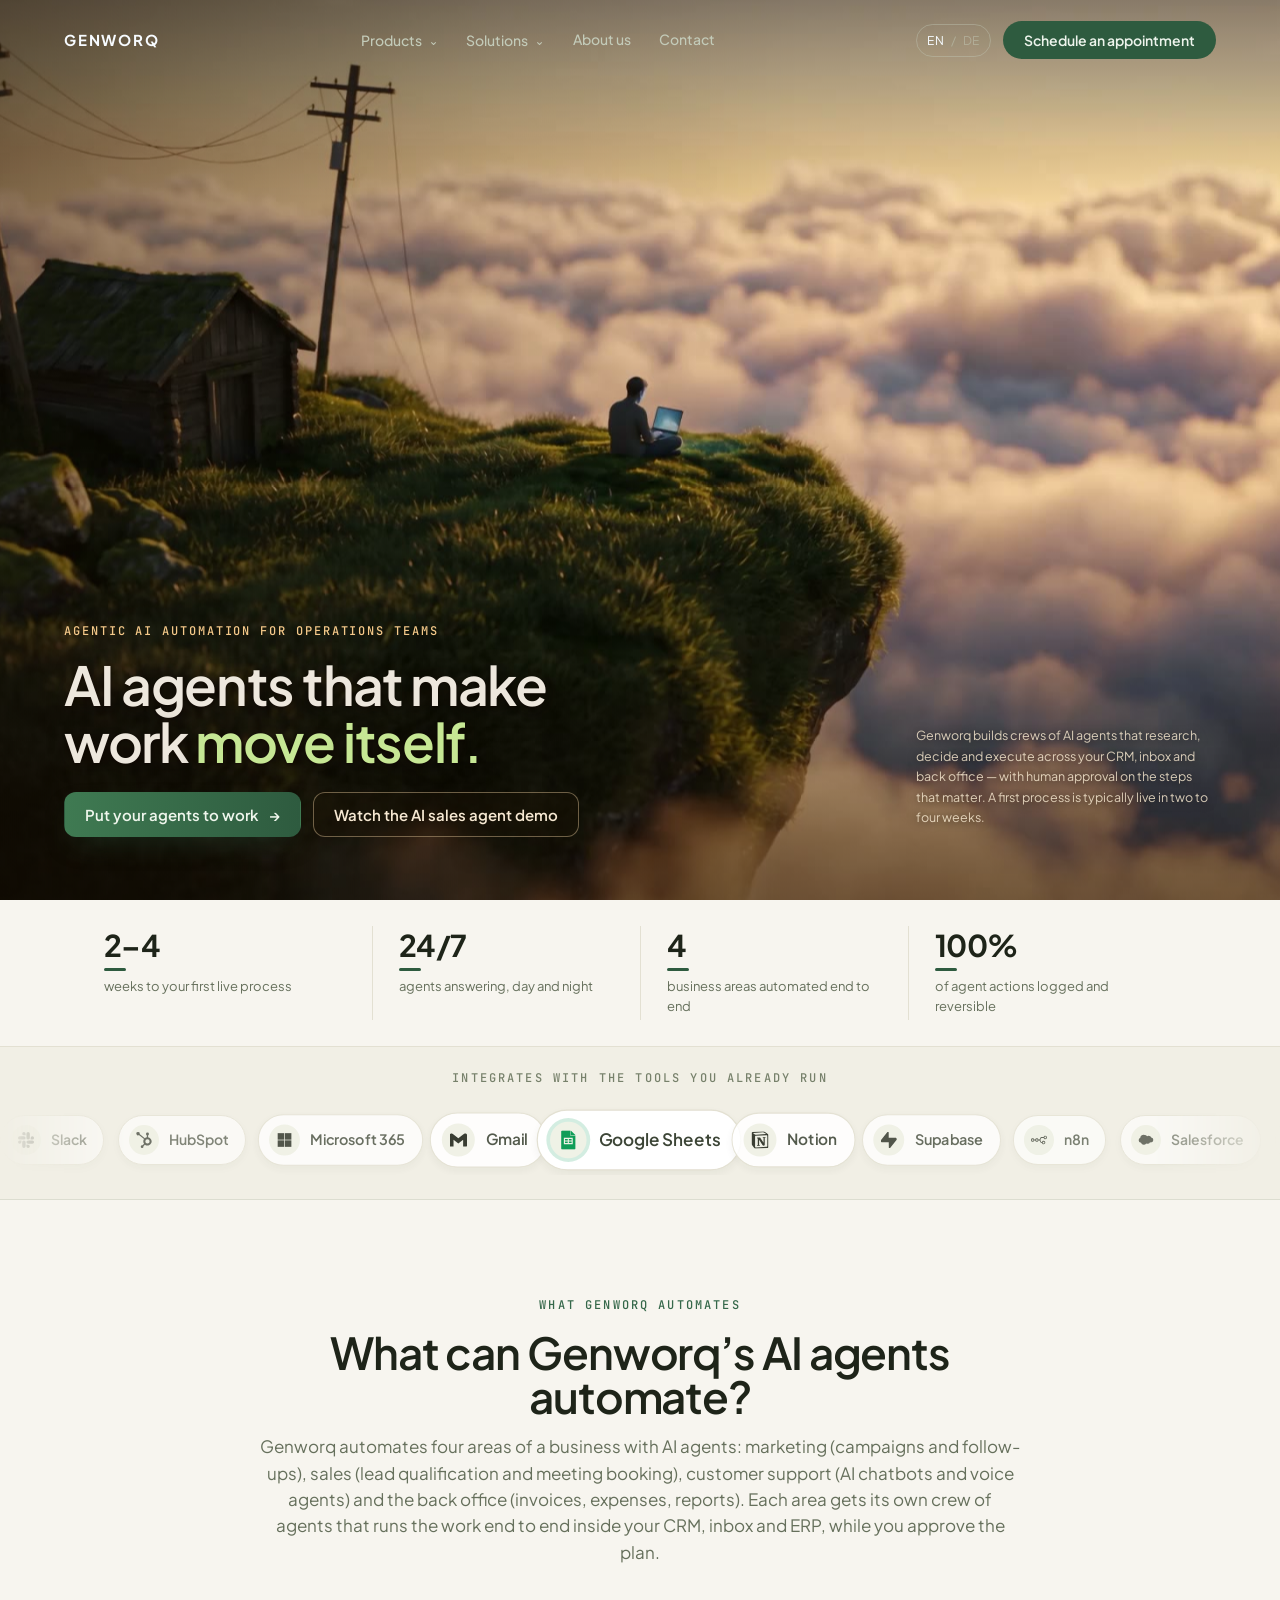
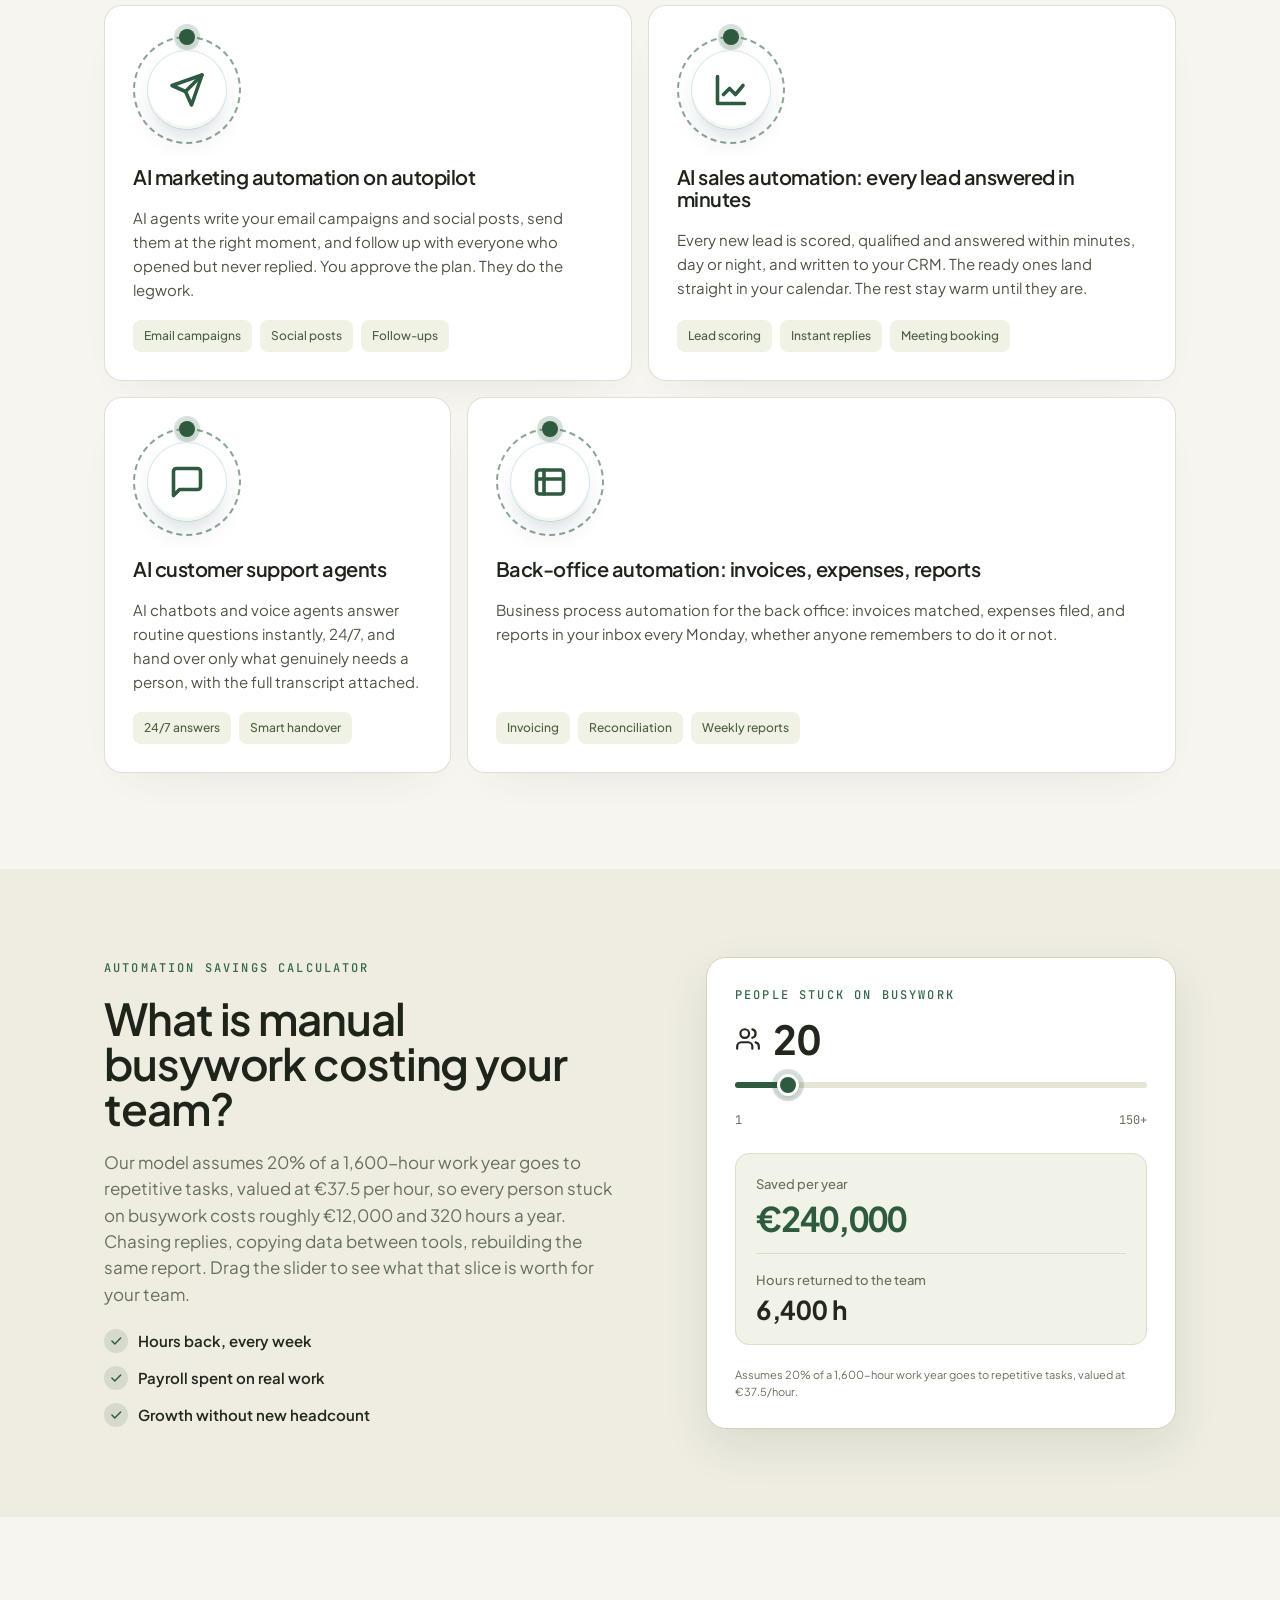
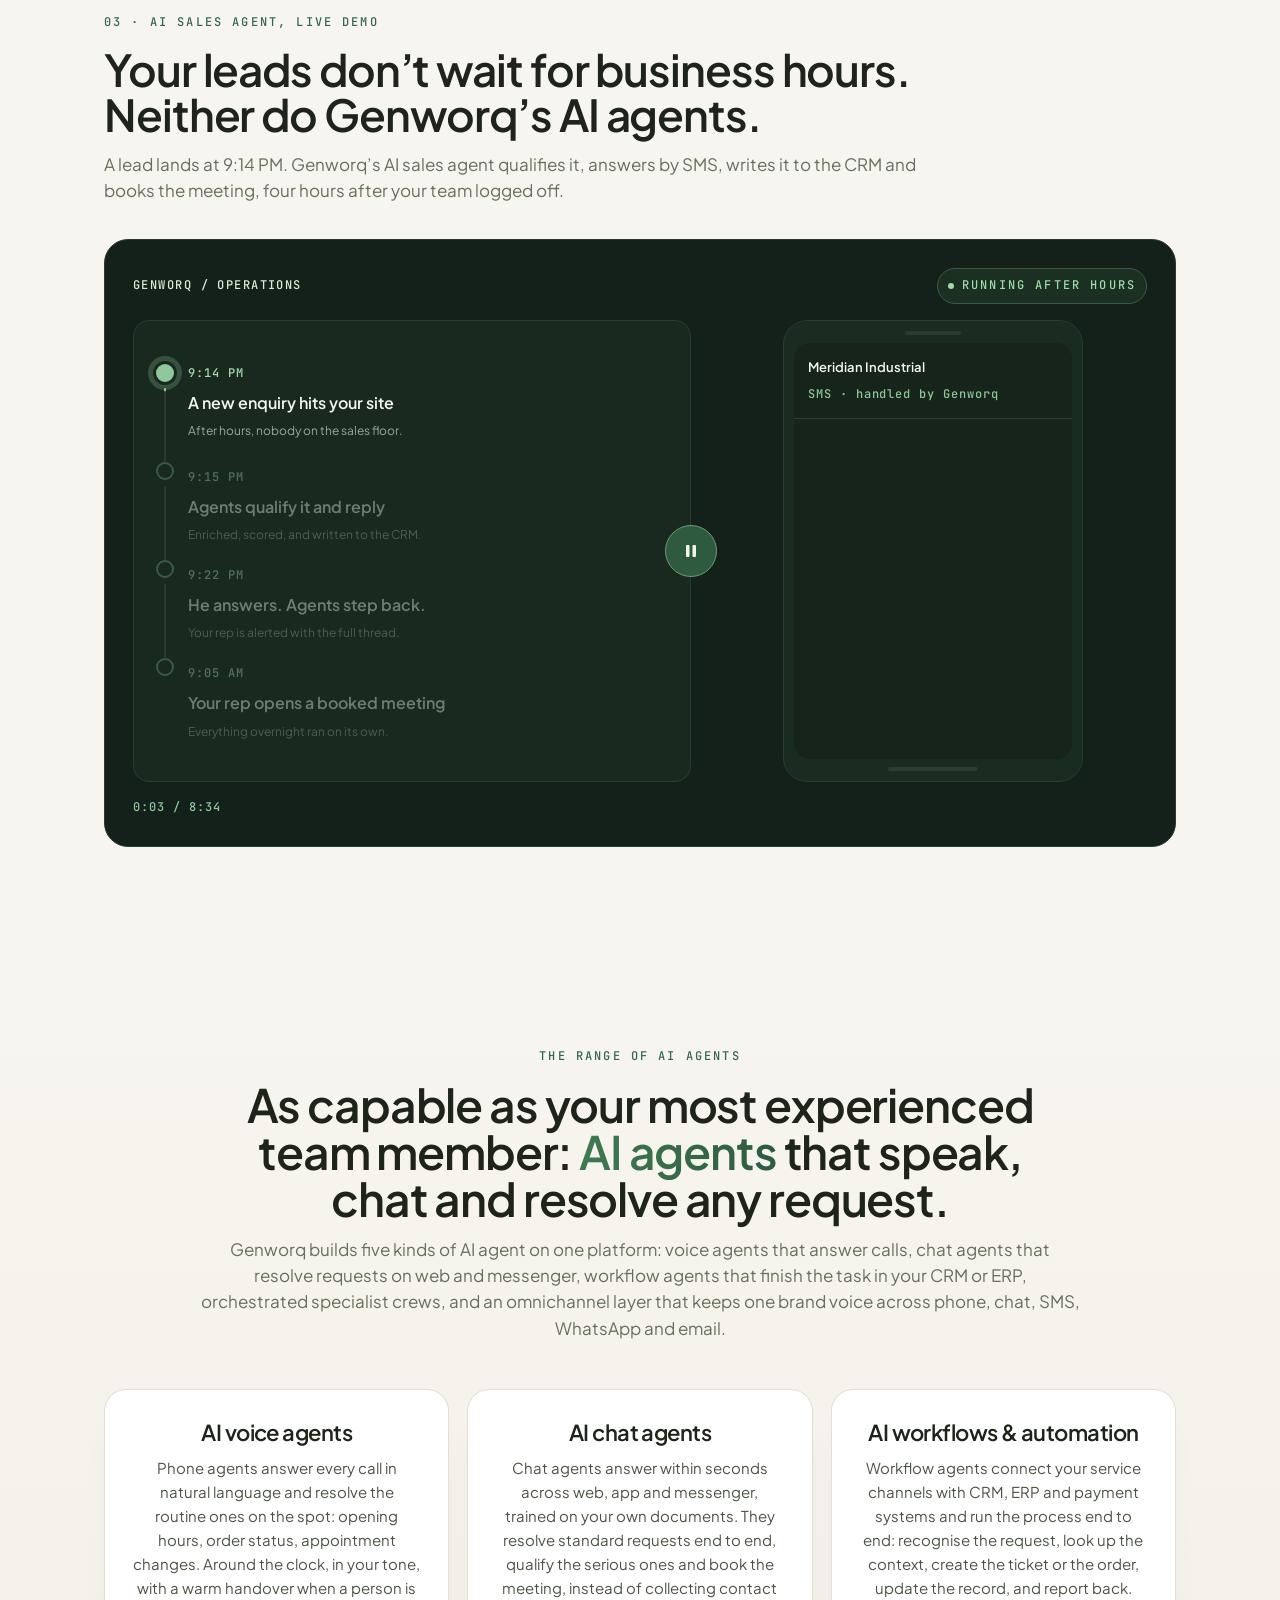
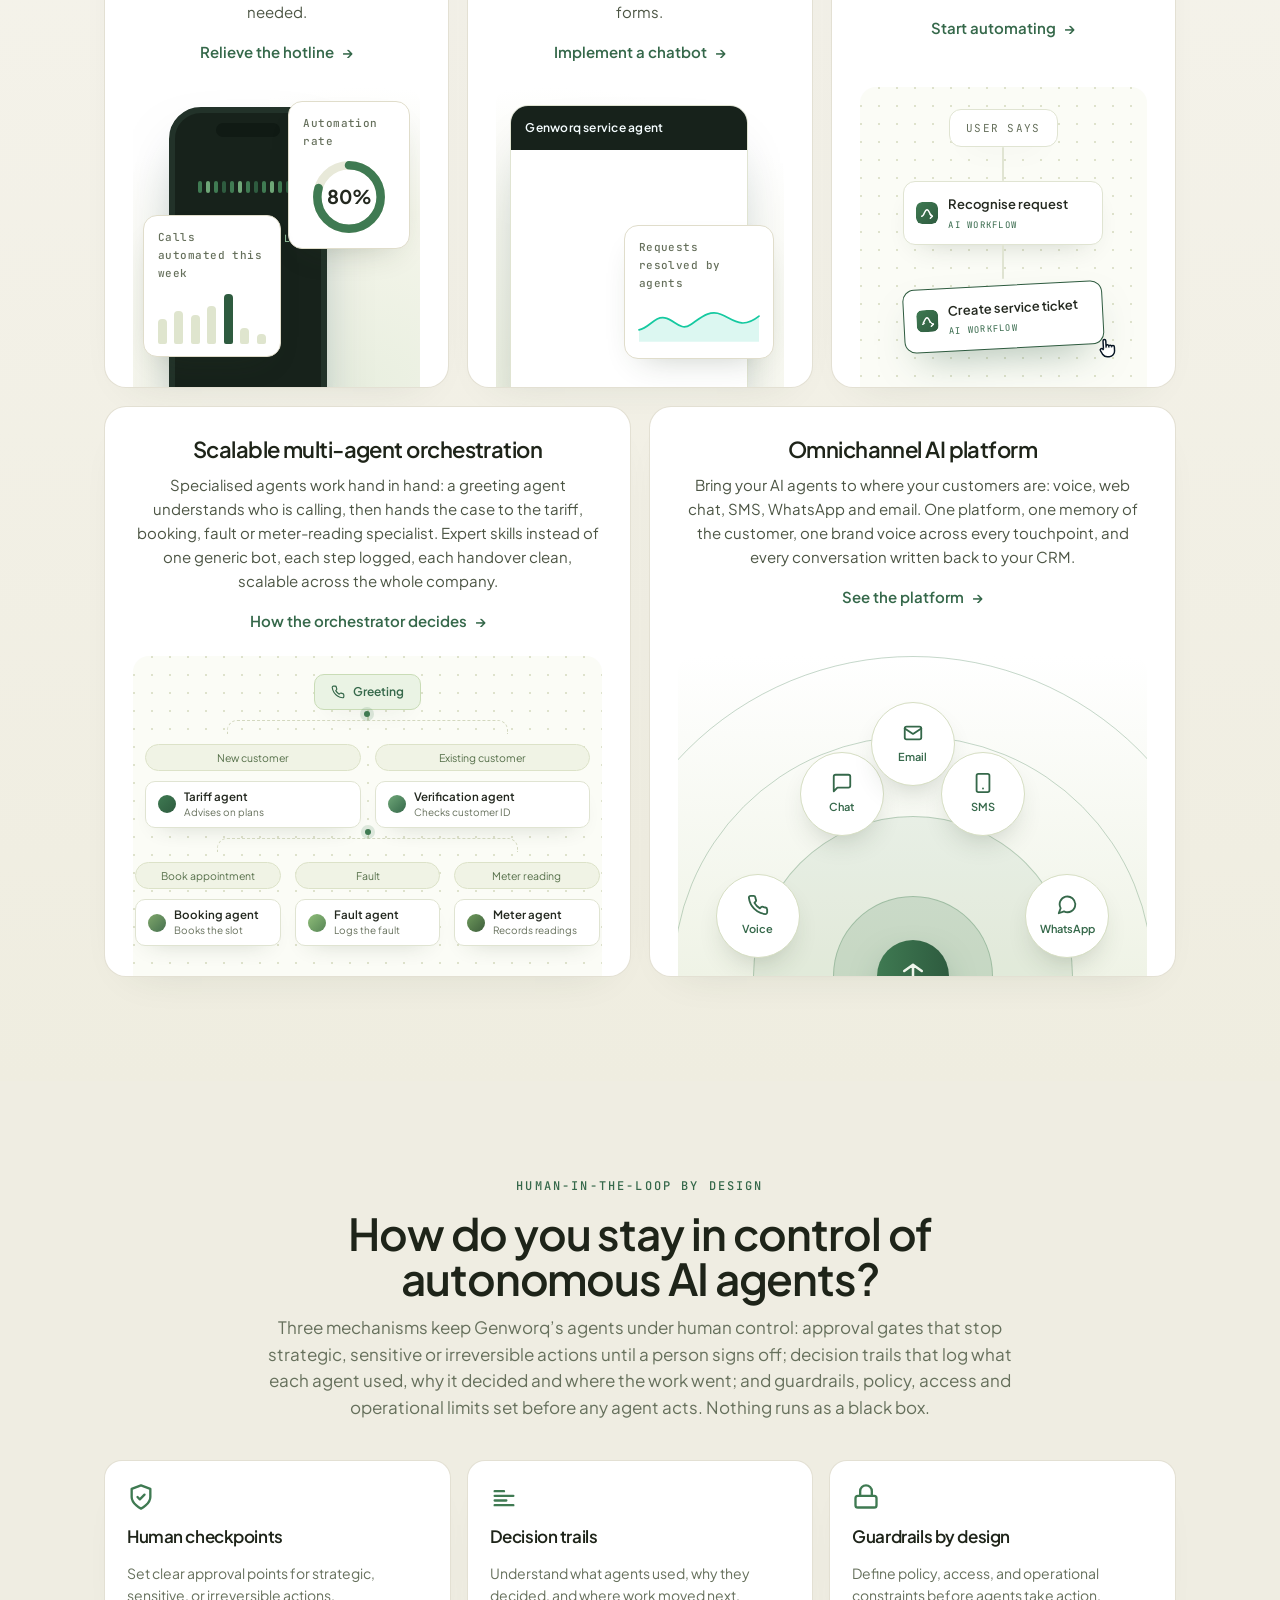
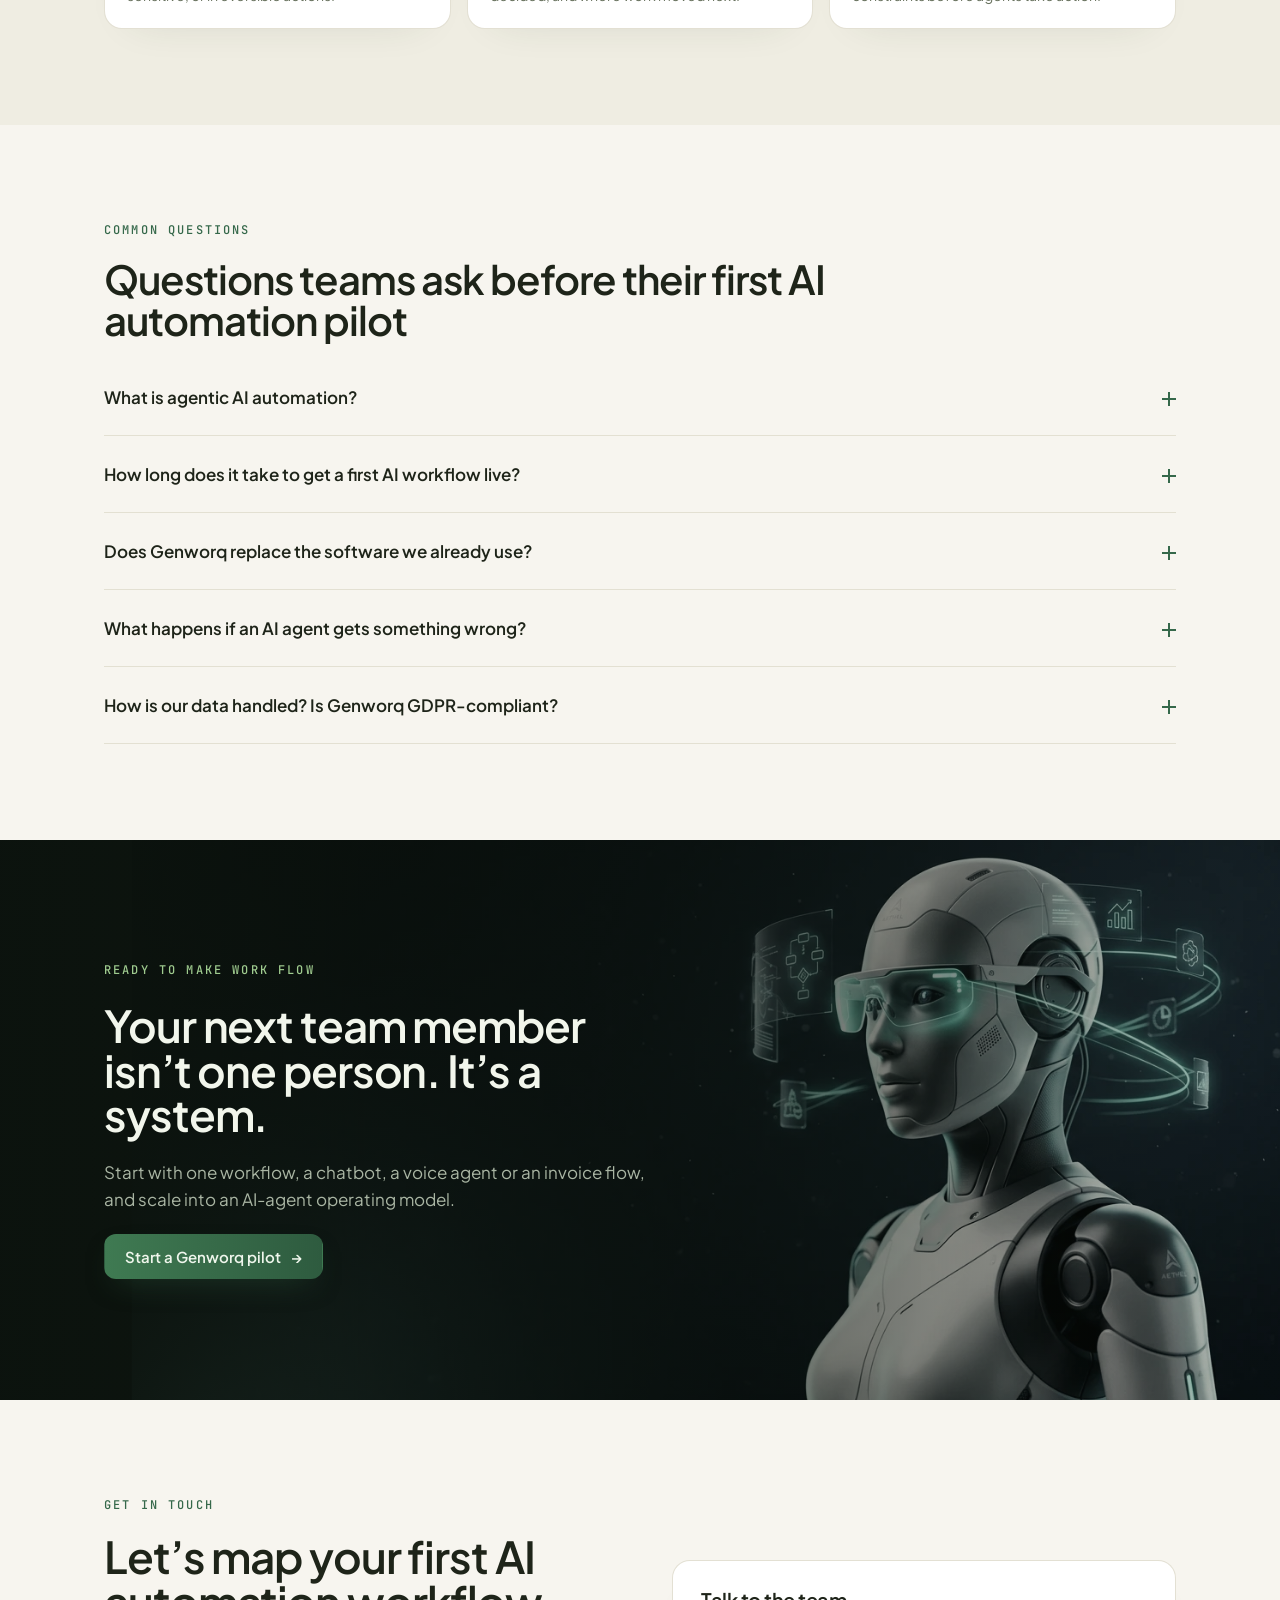
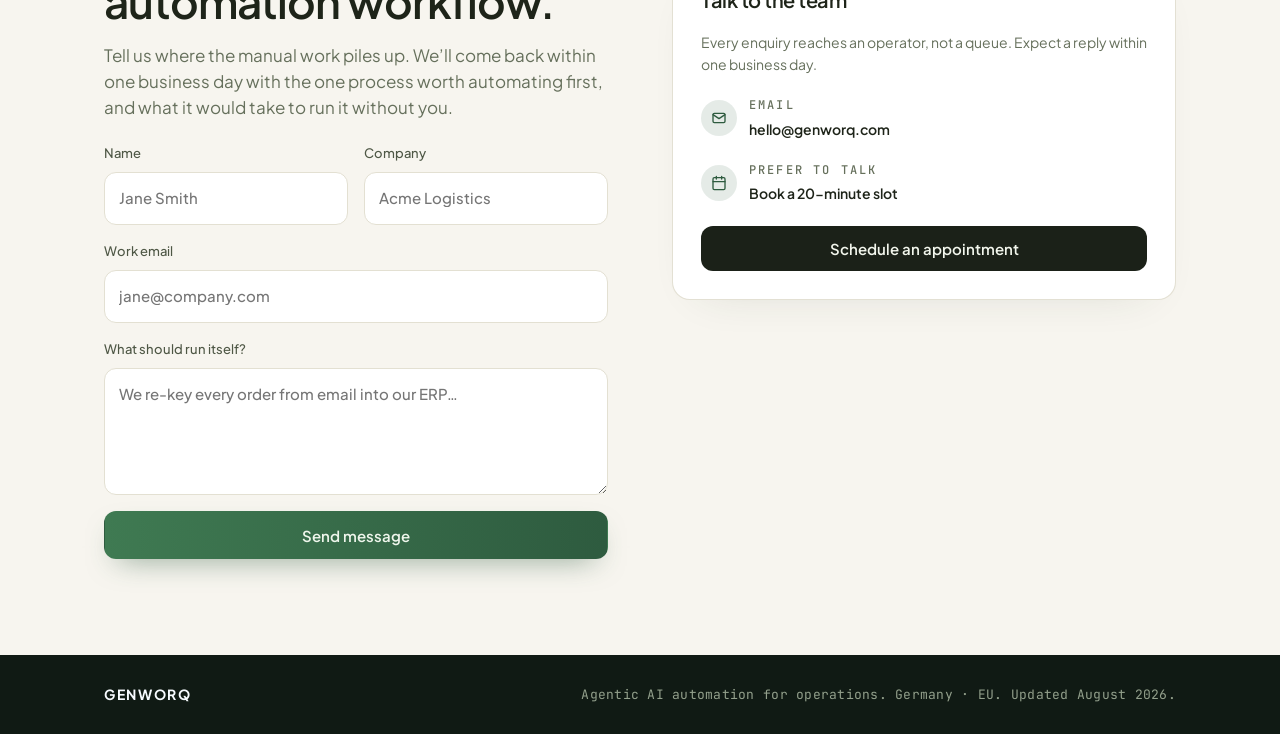
<file: index.html>
﻿<!doctype html>
<html lang="en" data-lang="en">
<head>
<meta charset="utf-8">
<meta name="viewport" content="width=device-width, initial-scale=1">
<title>Genworq | AI Agents That Run Your Busywork, End to End</title>
<meta name="description" content="Genworq builds agentic AI for operations: a crew of AI agents that researches, decides and executes across your CRM, inbox and back office, with human approval.">
<link rel="canonical" href="https://zabiagentshub.github.io/genworq-site/">
<meta name="robots" content="index,follow,max-image-preview:large,max-snippet:-1,max-video-preview:-1">
<meta name="theme-color" content="#071523">
<meta property="og:site_name" content="Genworq">
<meta property="og:locale" content="en_US">
<meta property="og:locale:alternate" content="de_DE">
<meta property="og:title" content="Genworq | AI Agents That Run Your Busywork, End to End">
<meta property="og:description" content="Agentic AI for ambitious operations: a coordinated crew of AI agents that researches, decides and executes across your CRM, inbox and ops stack.">
<meta property="og:type" content="website">
<meta property="og:url" content="https://zabiagentshub.github.io/genworq-site/">
<meta property="og:image" content="https://zabiagentshub.github.io/genworq-site/assets/hero-dusk-poster.jpg">
<meta property="og:image:width" content="1920">
<meta property="og:image:height" content="1080">
<meta property="og:image:alt" content="Genworq: luminous strands converging, visualising AI agents coordinating work">
<meta name="twitter:card" content="summary_large_image">
<meta name="twitter:title" content="Genworq | AI Agents That Run Your Busywork, End to End">
<meta name="twitter:description" content="Agentic AI for ambitious operations: a coordinated crew of AI agents that researches, decides and executes across your CRM, inbox and ops stack.">
<meta name="twitter:image" content="https://zabiagentshub.github.io/genworq-site/assets/hero-dusk-poster.jpg">
<link rel="icon" href="data:image/svg+xml,%3Csvg xmlns='http://www.w3.org/2000/svg' viewBox='0 0 32 32'%3E%3Crect width='32' height='32' rx='7' fill='%23071523'/%3E%3Cpath d='M16 5v22' stroke='%2315D4E8' stroke-width='2.4' stroke-linecap='round'/%3E%3Cpath d='M8 12h16M10 20h12' stroke='%232E85FF' stroke-width='1.6' stroke-linecap='round' opacity='.85'/%3E%3C/svg%3E">
<link rel="preconnect" href="https://fonts.googleapis.com">
<link rel="preconnect" href="https://fonts.gstatic.com" crossorigin>
<link href="https://fonts.googleapis.com/css2?family=Plus+Jakarta+Sans:wght@400;500;600;700&family=IBM+Plex+Sans:wght@400;500;600&family=JetBrains+Mono:wght@400;500&display=swap" rel="stylesheet">
<link rel="stylesheet" href="assets/style.css?v=20260829f">
<noscript><style>.cta-band__img{background-image:url("assets/genworq-android.webp")}</style></noscript>
<script type="application/ld+json">{"@context": "https://schema.org", "@graph": [{"@type": "Organization", "@id": "https://zabiagentshub.github.io/genworq-site/#org", "name": "Genworq", "url": "https://zabiagentshub.github.io/genworq-site/", "email": "hello@genworq.com", "logo": {"@type": "ImageObject", "url": "https://zabiagentshub.github.io/genworq-site/assets/og-logo.png", "width": 512, "height": 512}, "description": "Genworq builds agentic AI systems: coordinated crews of AI agents that research, decide and execute across a company’s CRM, inbox and operations stack, with human approval gates and a full decision trail.", "knowsAbout": ["AI agents", "agentic AI", "business process automation", "AI voice agents", "AI chatbots", "sales automation", "marketing automation", "AI orchestration", "human-in-the-loop automation"], "areaServed": ["DE", "AT", "CH", "EU"], "availableLanguage": ["en", "de"], "contactPoint": {"@type": "ContactPoint", "contactType": "sales", "email": "hello@genworq.com", "availableLanguage": ["en", "de"]}, "hasOfferCatalog": {"@type": "OfferCatalog", "name": "Genworq AI agent solutions", "itemListElement": [{"@type": "Offer", "itemOffered": {"@type": "Service", "name": "Business Process Automation (AI agents)", "url": "https://zabiagentshub.github.io/genworq-site/solutions/business-process-automation.html", "provider": {"@id": "https://zabiagentshub.github.io/genworq-site/#org"}}}, {"@type": "Offer", "itemOffered": {"@type": "Service", "name": "AI Voice Agents (AI agents)", "url": "https://zabiagentshub.github.io/genworq-site/solutions/ai-voice-agents.html", "provider": {"@id": "https://zabiagentshub.github.io/genworq-site/#org"}}}, {"@type": "Offer", "itemOffered": {"@type": "Service", "name": "AI Chatbots (AI agents)", "url": "https://zabiagentshub.github.io/genworq-site/solutions/ai-chatbots.html", "provider": {"@id": "https://zabiagentshub.github.io/genworq-site/#org"}}}, {"@type": "Offer", "itemOffered": {"@type": "Service", "name": "Sales Automation (AI agents)", "url": "https://zabiagentshub.github.io/genworq-site/solutions/sales-automation.html", "provider": {"@id": "https://zabiagentshub.github.io/genworq-site/#org"}}}, {"@type": "Offer", "itemOffered": {"@type": "Service", "name": "Marketing Automation (AI agents)", "url": "https://zabiagentshub.github.io/genworq-site/solutions/marketing-automation.html", "provider": {"@id": "https://zabiagentshub.github.io/genworq-site/#org"}}}]}}, {"@type": "WebSite", "@id": "https://zabiagentshub.github.io/genworq-site/#website", "url": "https://zabiagentshub.github.io/genworq-site/", "name": "Genworq", "publisher": {"@id": "https://zabiagentshub.github.io/genworq-site/#org"}, "inLanguage": ["en", "de"]}, {"@type": "WebPage", "@id": "https://zabiagentshub.github.io/genworq-site/#webpage", "url": "https://zabiagentshub.github.io/genworq-site/", "name": "Genworq | AI Agents That Run Your Busywork, End to End", "description": "Genworq builds agentic AI for operations: a crew of AI agents that researches, decides and executes across your CRM, inbox and back office, with human approval.", "isPartOf": {"@id": "https://zabiagentshub.github.io/genworq-site/#website"}, "about": {"@id": "https://zabiagentshub.github.io/genworq-site/#org"}, "inLanguage": "en", "primaryImageOfPage": {"@type": "ImageObject", "url": "https://zabiagentshub.github.io/genworq-site/assets/hero-dusk-poster.jpg", "width": 1920, "height": 1080}, "dateModified": "2026-08-29"}, {"@type": "FAQPage", "mainEntity": [{"@type": "Question", "name": "What is agentic AI automation?", "acceptedAnswer": {"@type": "Answer", "text": "Agentic AI automation means AI agents that do not just answer questions but carry out work: they read a task, gather context from your systems, decide the next step and execute it, for example qualifying a lead, matching an invoice or booking a meeting, while a person approves the steps that matter."}}, {"@type": "Question", "name": "How long does it take to get a first AI workflow live?", "acceptedAnswer": {"@type": "Answer", "text": "Most first processes go live in two to four weeks. We start with a single workflow rather than your whole operation, so you see it working before you commit further, and scale from there."}}, {"@type": "Question", "name": "Does Genworq replace the software we already use?", "acceptedAnswer": {"@type": "Answer", "text": "No. Genworq builds on top of your existing CRM, inbox, accounting package and spreadsheets, for example HubSpot, Microsoft 365, Slack, Supabase and n8n. Nothing gets thrown out and nobody has to learn a new system."}}, {"@type": "Question", "name": "What happens if an AI agent gets something wrong?", "acceptedAnswer": {"@type": "Answer", "text": "Every action is logged and reversible. Anything the system is not confident about is held for a person instead of guessed at, and you decide which steps always need a human sign-off before they run."}}, {"@type": "Question", "name": "How is our data handled? Is Genworq GDPR-compliant?", "acceptedAnswer": {"@type": "Answer", "text": "Your data stays in your systems and stays yours. Genworq is GDPR-compliant by design: processing on EU (Frankfurt-hosted) infrastructure, explicit consent and retention rules, role-based access, and a full audit trail of every action taken."}}]}]}</script>
</head>
<body class="linen">
<a class="skip" href="#main"><span class="en">Skip to content</span><span class="de">Zum Inhalt springen</span></a>

<header class="nav" id="nav">
  <a class="brand" href="#top">GENWORQ</a>
  <nav class="nav-links" id="navlinks" aria-label="Main">
    <div class="dd"><button type="button" aria-expanded="false" aria-haspopup="true"><span class="en">Products</span><span class="de">Produkte</span> <i>⌄</i></button>
      <div class="dd-panel"><span class="dd-h"><span class="en">The platform</span><span class="de">Die Plattform</span></span><a href="platform.html"><b><span class="en">Platform overview</span><span class="de">Plattform-Überblick</span></b><small><span class="en">How the whole system fits together</span><span class="de">Wie das ganze System zusammenpasst</span></small></a><a href="platform/orchestrator.html"><b><span class="en">The Orchestrator</span><span class="de">Der Orchestrator</span></b><small><span class="en">The layer that decides who does what</span><span class="de">Die Schicht, die entscheidet, wer was tut</span></small></a><span class="dd-h"><span class="en">Customer-facing agents</span><span class="de">Agenten im Kundenkontakt</span></span><a href="solutions/ai-chatbots.html"><b><span class="en">AI Chatbots</span><span class="de">KI-Chatbots</span></b><small><span class="en">Trained on your documents, answers 24/7</span><span class="de">Auf Ihren Dokumenten trainiert, antwortet 24/7</span></small></a><a href="solutions/ai-voice-agents.html"><b><span class="en">AI Voice Agents</span><span class="de">KI-Voice-Agenten</span></b><small><span class="en">Every call answered, day or night</span><span class="de">Jeder Anruf beantwortet, Tag und Nacht</span></small></a><span class="dd-h"><span class="en">Control</span><span class="de">Kontrolle</span></span><a href="platform.html#governance"><b><span class="en">Human-in-the-Loop Controls</span><span class="de">Human-in-the-Loop-Kontrollen</span></b><small><span class="en">Approval gates, live dashboard, full audit trail</span><span class="de">Freigaben, Live-Dashboard, vollständiger Prüfpfad</span></small></a><a class="dd-all" href="platform.html"><span class="en">Explore the platform →</span><span class="de">Die Plattform entdecken →</span></a></div></div>
    <div class="dd"><button type="button" aria-expanded="false" aria-haspopup="true"><span class="en">Solutions</span><span class="de">Lösungen</span> <i>⌄</i></button>
      <div class="dd-panel"><span class="dd-h"><span class="en">Automation services</span><span class="de">Automatisierungs-Services</span></span><a href="solutions/business-process-automation.html"><b>Business Process Automation</b><small><span class="en">Orders, invoicing and onboarding run end to end</span><span class="de">Bestellungen, Rechnungen und Onboarding, Ende-zu-Ende</span></small></a><a href="solutions/sales-automation.html"><b>Sales Automation</b><small><span class="en">Every lead scored, answered and booked in minutes</span><span class="de">Jeder Lead in Minuten qualifiziert, beantwortet, gebucht</span></small></a><a href="solutions/marketing-automation.html"><b>Marketing Automation</b><small><span class="en">Campaigns written, sent and followed up in your voice</span><span class="de">Kampagnen geschrieben, gesendet und nachgefasst, in Ihrer Stimme</span></small></a><a href="solutions/ecommerce-automation.html"><b><span class="en">E-commerce Service Automation</span><span class="de">E-Commerce-Service-Automatisierung</span></b><small><span class="en">Order status, returns and product advice, handled 24/7</span><span class="de">Bestellstatus, Retouren und Produktberatung, rund um die Uhr</span></small></a><a class="dd-all" href="solutions.html"><span class="en">View all solutions →</span><span class="de">Alle Lösungen ansehen →</span></a></div></div>
    <a href="#trust"><span class="en">About us</span><span class="de">Über uns</span></a>
    <a href="#contact"><span class="en">Contact</span><span class="de">Kontakt</span></a>
  </nav>
  <div class="nav-right">
    <button class="lang" id="langbtn" type="button" aria-label="Switch language / Sprache wechseln"><span data-l="en">EN</span><i>/</i><span data-l="de">DE</span></button>
    <a class="btn btn-aqua btn-sm" href="#contact"><span class="en">Schedule an appointment</span><span class="de">Termin vereinbaren</span></a>
    <button class="burger" id="burger" type="button" aria-expanded="false" aria-controls="navlinks" aria-label="Menu"><span></span><span></span></button>
  </div>
</header>

<main id="main" tabindex="-1">
<span id="top"></span>

<!-- ============ HERO (golden-hour film loop: headland above the clouds) ============ -->
<section class="hero-scene" id="hero" aria-label="Intro">
  <div class="hs-art" aria-hidden="true">
    <img class="hs-poster hs-kb" src="assets/hero-dusk-poster.jpg" srcset="assets/hero-dusk-poster-m.jpg 960w, assets/hero-dusk-poster.jpg 1920w" sizes="100vw" width="1920" height="1080" alt="" fetchpriority="high" decoding="async">
    <video class="hs-video hs-kb" muted loop playsinline preload="none" width="1920" height="1080" tabindex="-1"></video>
    <div class="hs-scrim"></div>
  </div>

  <div class="hs-copy">
    <p class="hs-eyebrow"><span class="en">Agentic AI automation for operations teams</span><span class="de">Agentische KI-Automatisierung für Operations-Teams</span></p>
    <h1 class="hs-title"><span class="en">AI agents that make work move itself.</span><span class="de">KI-Agenten, die Arbeit von selbst bewegen.</span></h1>
    <div class="hs-cta">
      <a class="btn btn-grad" href="#contact"><span class="en">Put your agents to work</span><span class="de">Agenten an die Arbeit</span> <i>→</i></a>
      <a class="btn btn-ghost" href="#demo"><span class="en">Watch the AI sales agent demo</span><span class="de">KI-Vertriebsagent live ansehen</span></a>
    </div>
  </div>
  <p class="hs-note"><span class="en">Genworq builds crews of AI agents that research, decide and execute across your CRM, inbox and back office — with human approval on the steps that matter. A first process is typically live in two to four weeks.</span><span class="de">Genworq baut Crews aus KI-Agenten, die in CRM, Posteingang und Backoffice recherchieren, entscheiden und ausführen — mit menschlicher Freigabe bei den Schritten, die zählen. Ein erster Prozess ist typischerweise in zwei bis vier Wochen live.</span></p>
  <p class="hs-cue" aria-hidden="true"><span class="en">Scroll</span><span class="de">Scrollen</span> ↓</p>
</section>

<div class="page">

<section class="stats" aria-label="Key numbers">
  <div class="wrap stats-in">
    <div class="stat reveal"><b>2–4</b><span class="sl"><span class="en">weeks to your first live process</span><span class="de">Wochen bis zum ersten Live-Prozess</span></span></div>
    <div class="stat reveal"><b>24/7</b><span class="sl"><span class="en">agents answering, day and night</span><span class="de">Agenten im Einsatz, Tag und Nacht</span></span></div>
    <div class="stat reveal"><b>4</b><span class="sl"><span class="en">business areas automated end to end</span><span class="de">Bereiche, Ende-zu-Ende automatisiert</span></span></div>
    <div class="stat reveal"><b>100%</b><span class="sl"><span class="en">of agent actions logged and reversible</span><span class="de">der Aktionen protokolliert und reversibel</span></span></div>
  </div>
</section>

<!-- ============ PROOF STRIP ============ -->
<section class="proof" aria-label="Works with your stack">
  <div class="proof-in">
    <span class="kicker muted"><span class="en">Integrates with the tools you already run</span><span class="de">Integriert in die Tools, die Sie schon nutzen</span></span>
    <div class="stack-viewport" id="stackvp"><ul class="stack-list" id="stacklist"></ul></div>
  </div>
</section>

<!-- ============ CAPABILITIES ============ -->
<section class="caps" id="leistungen">
  <div class="wrap">
    <div class="sec-head reveal">
      <span class="kicker"><span class="en">What Genworq automates</span><span class="de">Was Genworq automatisiert</span></span>
      <h2><span class="en">What can Genworq’s AI agents automate?</span><span class="de">Was können Genworqs KI-Agenten automatisieren?</span></h2>
      <p class="lead"><span class="en">Genworq automates four areas of a business with AI agents: marketing (campaigns and follow-ups), sales (lead qualification and meeting booking), customer support (AI chatbots and voice agents) and the back office (invoices, expenses, reports). Each area gets its own crew of agents that runs the work end to end inside your CRM, inbox and ERP, while you approve the plan.</span><span class="de">Genworq automatisiert vier Bereiche eines Unternehmens mit KI-Agenten: Marketing (Kampagnen und Follow-ups), Vertrieb (Lead-Qualifizierung und Terminbuchung), Kundensupport (KI-Chatbots und Voice-Agenten) und Backoffice (Rechnungen, Ausgaben, Berichte). Jeder Bereich bekommt seine eigene Crew aus Agenten, die die Arbeit Ende-zu-Ende in CRM, Posteingang und ERP erledigt, während Sie den Plan freigeben.</span></p>
    </div>
    <div class="cap-grid">
      <article class="cap reveal" style="--orb:#2E5B3F;--disc:#EDF3EA">
        <div class="orbit"><span class="sat"></span><span class="disc"><svg viewBox="0 0 24 24"><path d="M22 2 11 13"/><path d="M22 2 15 22l-4-9-9-4z"/></svg></span></div>
        <h3><span class="en">AI marketing automation on autopilot</span><span class="de">KI-Marketing-Automatisierung auf Autopilot</span></h3>
        <p><span class="en">AI agents write your email campaigns and social posts, send them at the right moment, and follow up with everyone who opened but never replied. You approve the plan. They do the legwork.</span><span class="de">Agenten schreiben Ihre Kampagnen, senden sie im richtigen Moment und haken bei allen nach, die geöffnet, aber nie geantwortet haben. Sie geben den Plan frei. Sie machen die Arbeit.</span></p>
        <div class="chips"><span><span class="en">Email campaigns</span><span class="de">E-Mail-Kampagnen</span></span><span><span class="en">Social posts</span><span class="de">Social Posts</span></span><span>Follow-ups</span></div>
      </article>
      <article class="cap reveal" style="--orb:#2E5B3F;--disc:#EDF3EA">
        <div class="orbit"><span class="sat"></span><span class="disc"><svg viewBox="0 0 24 24"><path d="M3 3v18h18"/><path d="m7 15 4-4 4 4 5-6"/></svg></span></div>
        <h3><span class="en">AI sales automation: every lead answered in minutes</span><span class="de">KI-Vertriebsautomatisierung: jeder Lead in Minuten beantwortet</span></h3>
        <p><span class="en">Every new lead is scored, qualified and answered within minutes, day or night, and written to your CRM. The ready ones land straight in your calendar. The rest stay warm until they are.</span><span class="de">Jeder neue Lead wird innerhalb von Minuten qualifiziert und beantwortet, Tag und Nacht. Die reifen landen direkt in Ihrem Kalender. Die anderen bleiben warm, bis sie es sind.</span></p>
        <div class="chips"><span><span class="en">Lead scoring</span><span class="de">Lead-Scoring</span></span><span><span class="en">Instant replies</span><span class="de">Sofortantworten</span></span><span><span class="en">Meeting booking</span><span class="de">Terminbuchung</span></span></div>
      </article>
      <article class="cap cap-s reveal" style="--orb:#2E5B3F;--disc:#EDF3EA">
        <div class="orbit"><span class="sat"></span><span class="disc"><svg viewBox="0 0 24 24"><path d="M21 15a2 2 0 0 1-2 2H7l-4 4V5a2 2 0 0 1 2-2h14a2 2 0 0 1 2 2z"/></svg></span></div>
        <h3><span class="en">AI customer support agents</span><span class="de">KI-Kundensupport-Agenten</span></h3>
        <p><span class="en">AI chatbots and voice agents answer routine questions instantly, 24/7, and hand over only what genuinely needs a person, with the full transcript attached.</span><span class="de">KI-Chatbots und Voice-Agenten beantworten Routinefragen sofort, rund um die Uhr, und übergeben nur, was wirklich einen Menschen braucht, mit vollständigem Verlauf.</span></p>
        <div class="chips"><span><span class="en">24/7 answers</span><span class="de">24/7 Antworten</span></span><span><span class="en">Smart handover</span><span class="de">Kluge Übergabe</span></span></div>
      </article>
      <article class="cap cap-l reveal" style="--orb:#2E5B3F;--disc:#EDF3EA">
        <div class="orbit"><span class="sat"></span><span class="disc"><svg viewBox="0 0 24 24"><rect x="3" y="4" width="18" height="16" rx="2"/><path d="M3 10h18M8 4v16"/></svg></span></div>
        <h3><span class="en">Back-office automation: invoices, expenses, reports</span><span class="de">Backoffice-Automatisierung: Rechnungen, Ausgaben, Berichte</span></h3>
        <p><span class="en">Business process automation for the back office: invoices matched, expenses filed, and reports in your inbox every Monday, whether anyone remembers to do it or not.</span><span class="de">Geschäftsprozess-Automatisierung fürs Backoffice: Rechnungen abgeglichen, Ausgaben verbucht und Berichte jeden Montag im Posteingang, ob jemand daran denkt oder nicht.</span></p>
        <div class="chips"><span><span class="en">Invoicing</span><span class="de">Rechnungen</span></span><span><span class="en">Reconciliation</span><span class="de">Abgleich</span></span><span><span class="en">Weekly reports</span><span class="de">Wochenberichte</span></span></div>
      </article>

    </div>
  </div>
</section>


<!-- ============ SAVINGS ============ -->
<section class="savings" id="savings">
  <div class="wrap two">
    <div class="copy reveal">
      <span class="kicker"><span class="en">Automation savings calculator</span><span class="de">Einsparungsrechner Automatisierung</span></span>
      <h2><span class="en">What is manual busywork costing your team?</span><span class="de">Was kostet manuelle Routinearbeit Ihr Team?</span></h2>
      <p class="lead"><span class="en">Our model assumes 20% of a 1,600-hour work year goes to repetitive tasks, valued at €37.5 per hour, so every person stuck on busywork costs roughly €12,000 and 320 hours a year. Chasing replies, copying data between tools, rebuilding the same report. Drag the slider to see what that slice is worth for your team.</span><span class="de">Unser Modell geht davon aus, dass 20 % eines Arbeitsjahres mit 1.600 Stunden auf Routineaufgaben entfallen, bewertet mit 37,50 € pro Stunde, also rund 12.000 € und 320 Stunden pro Person und Jahr. Antworten nachjagen, Daten zwischen Tools kopieren, denselben Bericht noch einmal bauen. Ziehen Sie den Regler, um zu sehen, was das für Ihr Team bedeutet.</span></p>
      <ul class="benefits">
        <li><span class="tick"><svg viewBox="0 0 24 24"><path d="m5 12 5 5L20 7"/></svg></span><span class="en">Hours back, every week</span><span class="de">Stunden zurück, jede Woche</span></li>
        <li><span class="tick"><svg viewBox="0 0 24 24"><path d="m5 12 5 5L20 7"/></svg></span><span class="en">Payroll spent on real work</span><span class="de">Gehälter für echte Arbeit</span></li>
        <li><span class="tick"><svg viewBox="0 0 24 24"><path d="m5 12 5 5L20 7"/></svg></span><span class="en">Growth without new headcount</span><span class="de">Wachstum ohne neue Stellen</span></li>
      </ul>
    </div>
    <div class="calc reveal" id="calc">
      <div class="calc-top">
        <span class="calc-label"><span class="en">People stuck on busywork</span><span class="de">Menschen in Routinearbeit</span></span>
        <div class="calc-val"><svg viewBox="0 0 24 24"><path d="M16 21v-2a4 4 0 0 0-4-4H6a4 4 0 0 0-4 4v2"/><circle cx="9" cy="7" r="4"/><path d="M22 21v-2a4 4 0 0 0-3-3.87"/><path d="M16 3.13a4 4 0 0 1 0 7.75"/></svg><span id="calc-n">20</span></div>
        <div class="slider" id="calc-track" role="slider" tabindex="0" aria-valuemin="1" aria-valuemax="150" aria-valuenow="20" aria-label="People stuck on busywork"><span class="rail"></span><span class="fill" id="calc-fill"></span><span class="knob" id="calc-knob"></span></div>
        <div class="calc-minmax"><span>1</span><span>150+</span></div>
      </div>
      <div class="calc-res">
        <div><span class="rl"><span class="en">Saved per year</span><span class="de">Gespart pro Jahr</span></span><span class="rv acc" id="calc-save">€240,000</span></div>
        <hr>
        <div><span class="rl"><span class="en">Hours returned to the team</span><span class="de">Stunden zurück ans Team</span></span><span class="rv" id="calc-hours">6,400 h</span></div>
      </div>
      <p class="calc-note"><span class="en">Assumes 20% of a 1,600-hour work year goes to repetitive tasks, valued at €37.5/hour.</span><span class="de">Annahme: 20 % eines Arbeitsjahres mit 1.600 Stunden entfallen auf Routineaufgaben, bewertet mit 37,50 €/Stunde.</span></p>
    </div>
  </div>
</section>

<!-- ============ LIVE DEMO ============ -->
<section class="demo" id="demo">
  <div class="wrap">
    <div class="sec-head left reveal">
      <span class="kicker"><span class="en">03 · AI sales agent, live demo</span><span class="de">03 · KI-Vertriebsagent, Live-Demo</span></span>
      <h2><span class="en">Your leads don’t wait for business hours. Neither do Genworq’s AI agents.</span><span class="de">Ihre Leads warten nicht auf Geschäftszeiten. Genworqs KI-Agenten auch nicht.</span></h2>
      <p class="lead"><span class="en">A lead lands at 9:14 PM. Genworq’s AI sales agent qualifies it, answers by SMS, writes it to the CRM and books the meeting, four hours after your team logged off.</span><span class="de">Um 21:14 Uhr kommt ein Lead herein. Genworqs KI-Vertriebsagent qualifiziert ihn, antwortet per SMS, schreibt ihn ins CRM und bucht den Termin, vier Stunden nachdem Ihr Team Feierabend gemacht hat.</span></p>
    </div>
    <div class="band-dark reveal" id="lad">
      <div class="lad-head"><span class="lad-board">GENWORQ / OPERATIONS</span><span class="lad-live"><i></i><span class="en">Running after hours</span><span class="de">Läuft nach Feierabend</span></span></div>
      <div class="lad-grid">
        <div class="lad-left">
          <ol class="lad-tl" id="lad-tl">
            <li><div class="mk"><span class="dot"></span><span class="seg"><span class="segfill"></span></span></div><div class="tx"><span class="tt">9:14 PM</span><span class="ti"><span class="en">A new enquiry hits your site</span><span class="de">Eine neue Anfrage landet auf Ihrer Website</span></span><span class="td"><span class="en">After hours, nobody on the sales floor.</span><span class="de">Nach Feierabend, niemand im Vertrieb.</span></span></div></li>
            <li><div class="mk"><span class="dot"></span><span class="seg"><span class="segfill"></span></span></div><div class="tx"><span class="tt">9:15 PM</span><span class="ti"><span class="en">Agents qualify it and reply</span><span class="de">Agenten qualifizieren und antworten</span></span><span class="td"><span class="en">Enriched, scored, and written to the CRM.</span><span class="de">Angereichert, bewertet und ins CRM geschrieben.</span></span></div></li>
            <li><div class="mk"><span class="dot"></span><span class="seg"><span class="segfill"></span></span></div><div class="tx"><span class="tt">9:22 PM</span><span class="ti"><span class="en">He answers. Agents step back.</span><span class="de">Er antwortet. Die Agenten treten zurück.</span></span><span class="td"><span class="en">Your rep is alerted with the full thread.</span><span class="de">Ihr Vertriebler wird mit dem ganzen Verlauf informiert.</span></span></div></li>
            <li><div class="mk"><span class="dot"></span></div><div class="tx"><span class="tt">9:05 AM</span><span class="ti"><span class="en">Your rep opens a booked meeting</span><span class="de">Ihr Vertriebler öffnet einen gebuchten Termin</span></span><span class="td"><span class="en">Everything overnight ran on its own.</span><span class="de">Alles über Nacht lief von allein.</span></span></div></li>
          </ol>
        </div>
        <div class="lad-right">
          <div class="phone">
            <span class="ear"></span>
            <div class="screen">
              <div class="sc-head"><span class="biz">Meridian Industrial</span><span class="chan"><span class="en">SMS · handled by Genworq</span><span class="de">SMS · von Genworq bearbeitet</span></span></div>
              <div class="chat" id="lad-chat" aria-live="polite">
                <span class="msg biz-msg"><span class="en">Hi Daniel, thanks for your enquiry. I can hold Thursday 10:00 for a walkthrough. Want me to book it?</span><span class="de">Hallo Daniel, danke für Ihre Anfrage. Ich kann Donnerstag 10:00 Uhr für eine Demo reservieren. Soll ich buchen?</span></span>
                <span class="msg note"><span class="en">✉️ Email sent · pricing + case study</span><span class="de">✉️ E-Mail gesendet · Preise + Fallstudie</span></span>
                <span class="msg pill">LEAD SCORED → CRM</span>
                <span class="msg cust"><span class="en">Thursday 10:00 works. Book it.</span><span class="de">Donnerstag 10:00 passt. Buchen.</span></span>
                <span class="msg note"><span class="en">⚡ Automation stopped · rep alerted</span><span class="de">⚡ Automatisierung gestoppt · Vertrieb informiert</span></span>
              </div>
            </div>
            <span class="home"></span>
          </div>
        </div>
        <button type="button" class="lad-toggle" id="lad-toggle" aria-label="Play automation demo"><svg class="ic-play" viewBox="0 0 16 16"><path d="M4 2.5v11l9.5-5.5L4 2.5z" fill="currentColor"/></svg><svg class="ic-pause" viewBox="0 0 16 16"><rect x="3" y="2" width="3.5" height="12" rx="1" fill="currentColor"/><rect x="9.5" y="2" width="3.5" height="12" rx="1" fill="currentColor"/></svg></button>
      </div>
      <div class="lad-foot"><span class="lad-clock"><span id="lad-clock">0:00</span> / 8:34</span></div>
    </div>
  </div>
</section>

<!-- ============ SERVICES (range of AI agents) ============ -->
<section class="services" id="services" aria-labelledby="services-h">
  <div class="wrap">
    <div class="sec-head reveal">
      <span class="kicker"><span class="en">The range of AI agents</span><span class="de">Die Bandbreite der KI-Agenten</span></span>
      <h2 id="services-h"><span class="en">As capable as your most experienced team member: <em>AI agents</em> that speak, chat and resolve any request.</span><span class="de">So fähig wie Ihr erfahrenstes Teammitglied: <em>KI-Agenten</em>, die sprechen, chatten und jedes Anliegen lösen.</span></h2>
      <p class="lead"><span class="en">Genworq builds five kinds of AI agent on one platform: voice agents that answer calls, chat agents that resolve requests on web and messenger, workflow agents that finish the task in your CRM or ERP, orchestrated specialist crews, and an omnichannel layer that keeps one brand voice across phone, chat, SMS, WhatsApp and email.</span><span class="de">Genworq baut fünf Arten von KI-Agenten auf einer Plattform: Voice-Agenten, die Anrufe annehmen, Chat-Agenten, die Anliegen auf Web und Messenger lösen, Workflow-Agenten, die die Aufgabe in CRM oder ERP zu Ende bringen, orchestrierte Spezialisten-Crews und eine Omnichannel-Schicht mit einer Markenstimme über Telefon, Chat, SMS, WhatsApp und E-Mail.</span></p>
    </div>

    <div class="svc-grid">
      <!-- 1 · Voice -->
      <article class="svc reveal" id="svc-voice">
        <div class="svc-top">
          <h3><span class="en">AI voice agents</span><span class="de">KI-Voice-Agenten</span></h3>
          <p><span class="en">Phone agents answer every call in natural language and resolve the routine ones on the spot: opening hours, order status, appointment changes. Around the clock, in your tone, with a warm handover when a person is needed.</span><span class="de">Telefon-Agenten nehmen jeden Anruf in natürlicher Sprache an und lösen die Routinefälle sofort: Öffnungszeiten, Bestellstatus, Terminänderungen. Rund um die Uhr, in Ihrem Ton, mit warmer Übergabe, wenn ein Mensch gebraucht wird.</span></p>
          <a class="svc-link" href="solutions/ai-voice-agents.html"><span class="en">Relieve the hotline</span><span class="de">Die Hotline entlasten</span> <i>→</i></a>
        </div>
        <div class="svc-art art-voice" aria-hidden="true">
          <div class="vphone">
            <span class="vp-notch"></span>
            <div class="vp-wave"><i></i><i></i><i></i><i></i><i></i><i></i><i></i><i></i><i></i><i></i><i></i><i></i><i></i></div>
            <span class="vp-label"><span class="en">Voice agent · live</span><span class="de">Voice-Agent · live</span></span>
          </div>
          <div class="vcard vcard-rate">
            <span class="vc-t"><span class="en">Automation rate</span><span class="de">Automatisierungsrate</span></span>
            <span class="dw"><svg viewBox="0 0 64 64" class="donut"><circle cx="32" cy="32" r="26" class="d-bg"/><circle cx="32" cy="32" r="26" class="d-fg" pathLength="100"/></svg><span class="vc-n">80%</span></span>
          </div>
          <div class="vcard vcard-bars">
            <span class="vc-t"><span class="en">Calls automated this week</span><span class="de">Automatisierte Anrufe diese Woche</span></span>
            <div class="bars"><i style="--h:46%"></i><i style="--h:62%"></i><i style="--h:54%"></i><i style="--h:70%"></i><i style="--h:92%;--hot:1"></i><i style="--h:30%"></i><i style="--h:18%"></i></div>
          </div>
        </div>
      </article>

      <!-- 2 · Chat -->
      <article class="svc reveal" id="svc-chat">
        <div class="svc-top">
          <h3><span class="en">AI chat agents</span><span class="de">KI-Chat-Agenten</span></h3>
          <p><span class="en">Chat agents answer within seconds across web, app and messenger, trained on your own documents. They resolve standard requests end to end, qualify the serious ones and book the meeting, instead of collecting contact forms.</span><span class="de">Chat-Agenten antworten in Sekunden auf Web, App und Messenger, trainiert auf Ihren eigenen Dokumenten. Sie lösen Standardanfragen Ende-zu-Ende, qualifizieren die ernsten und buchen den Termin, statt Kontaktformulare zu sammeln.</span></p>
          <a class="svc-link" href="solutions/ai-chatbots.html"><span class="en">Implement a chatbot</span><span class="de">Chatbot einführen</span> <i>→</i></a>
        </div>
        <div class="svc-art art-chat" aria-hidden="true">
          <div class="cwin">
            <div class="cw-head"><span class="en">Genworq service agent</span><span class="de">Genworq Service-Agent</span></div>
            <div class="cw-body">
              <span class="cb cb-u"><span class="en">Can I move my delivery to Friday?</span><span class="de">Kann ich meine Lieferung auf Freitag verschieben?</span></span>
              <span class="cb cb-a"><span class="en">Yes. Order #48211 is now set for Friday, 10–12. Confirmation sent.</span><span class="de">Ja. Bestellung #48211 ist jetzt für Freitag, 10–12 Uhr eingeplant. Bestätigung gesendet.</span></span>
              <span class="cb cb-sys"><span class="en">ERP updated · ticket closed</span><span class="de">ERP aktualisiert · Ticket geschlossen</span></span>
              <span class="cb cb-typing"><i></i><i></i><i></i></span>
            </div>
          </div>
          <div class="vcard vcard-spark">
            <span class="vc-t"><span class="en">Requests resolved by agents</span><span class="de">Von Agenten gelöste Anfragen</span></span>
            <svg viewBox="0 0 140 44" class="spark"><path class="sp-fill" d="M0 40 L0 30 C12 28 18 14 30 16 S48 32 60 24 S82 6 96 12 S120 30 140 14 L140 44 L0 44Z"/><path class="sp-line" d="M0 30 C12 28 18 14 30 16 S48 32 60 24 S82 6 96 12 S120 30 140 14" pathLength="100"/></svg>
          </div>
        </div>
      </article>

      <!-- 3 · Workflows -->
      <article class="svc reveal" id="svc-flow">
        <div class="svc-top">
          <h3><span class="en">AI workflows &amp; automation</span><span class="de">KI-Workflows &amp; Automatisierung</span></h3>
          <p><span class="en">Workflow agents connect your service channels with CRM, ERP and payment systems and run the process end to end: recognise the request, look up the context, create the ticket or the order, update the record, and report back.</span><span class="de">Workflow-Agenten verbinden Ihre Servicekanäle mit CRM, ERP und Zahlungssystemen und führen den Prozess Ende-zu-Ende aus: Anliegen erkennen, Kontext nachschlagen, Ticket oder Auftrag anlegen, Datensatz aktualisieren, zurückmelden.</span></p>
          <a class="svc-link" href="solutions/business-process-automation.html"><span class="en">Start automating</span><span class="de">Automatisierung starten</span> <i>→</i></a>
        </div>
        <div class="svc-art art-flow" aria-hidden="true">
          <div class="fl-node fl-start"><span class="en">User says</span><span class="de">Nutzer sagt</span></div>
          <span class="fl-line"><i></i></span>
          <div class="fl-node fl-step"><b><span class="en">Recognise request</span><span class="de">Anliegen erkennen</span></b><small>AI WORKFLOW</small></div>
          <span class="fl-line"><i></i></span>
          <div class="fl-node fl-step fl-tilt"><b><span class="en">Create service ticket</span><span class="de">Serviceticket erstellen</span></b><small>AI WORKFLOW</small><span class="fl-cursor"></span></div>
        </div>
      </article>

      <!-- 4 · Orchestration (wide) -->
      <article class="svc svc-wide reveal" id="svc-orch">
        <div class="svc-top">
          <h3><span class="en">Scalable multi-agent orchestration</span><span class="de">Skalierbare Multi-Agenten-Orchestrierung</span></h3>
          <p><span class="en">Specialised agents work hand in hand: a greeting agent understands who is calling, then hands the case to the tariff, booking, fault or meter-reading specialist. Expert skills instead of one generic bot, each step logged, each handover clean, scalable across the whole company.</span><span class="de">Spezialisierte Agenten arbeiten Hand in Hand: ein Begrüßungs-Agent versteht, wer anruft, und übergibt den Fall an den Tarif-, Termin-, Störungs- oder Zählerstand-Spezialisten. Expertenfähigkeiten statt eines generischen Bots, jeder Schritt protokolliert, jede Übergabe sauber, skalierbar über das ganze Unternehmen.</span></p>
          <a class="svc-link" href="platform/orchestrator.html"><span class="en">How the orchestrator decides</span><span class="de">Wie der Orchestrator entscheidet</span> <i>→</i></a>
        </div>
        <div class="svc-art art-orch" aria-hidden="true">
          <div class="tree">
            <div class="t-row"><span class="t-node t-root"><svg viewBox="0 0 24 24"><path d="M22 16.9v3a2 2 0 0 1-2.2 2 19.8 19.8 0 0 1-8.6-3.1 19.5 19.5 0 0 1-6-6A19.8 19.8 0 0 1 2.1 4.2 2 2 0 0 1 4.1 2h3a2 2 0 0 1 2 1.7c.1.9.4 1.8.7 2.6a2 2 0 0 1-.5 2.1L8.1 9.7a16 16 0 0 0 6 6l1.3-1.3a2 2 0 0 1 2.1-.4c.8.3 1.7.6 2.6.7a2 2 0 0 1 1.7 2z"/></svg><span class="en">Greeting</span><span class="de">Begrüßung</span></span></div>
            <div class="t-branch"><i></i></div>
            <div class="t-row t-two">
              <span class="t-tag"><span class="en">New customer</span><span class="de">Kein Kunde</span></span>
              <span class="t-tag"><span class="en">Existing customer</span><span class="de">Ist Kunde</span></span>
            </div>
            <div class="t-row t-two">
              <span class="t-node t-agent"><i class="av av1"></i><b><span class="en">Tariff agent</span><span class="de">Tarifberatungs-Agent</span></b><small><span class="en">Advises on plans</span><span class="de">Berät zu Tarifen</span></small></span>
              <span class="t-node t-agent"><i class="av av2"></i><b><span class="en">Verification agent</span><span class="de">Verifizierungs-Agent</span></b><small><span class="en">Checks customer ID</span><span class="de">Prüft Kundennummer</span></small></span>
            </div>
            <div class="t-branch t-branch3"><i></i></div>
            <div class="t-row t-three">
              <span class="t-tag"><span class="en">Book appointment</span><span class="de">Termin vereinbaren</span></span>
              <span class="t-tag"><span class="en">Fault</span><span class="de">Störung</span></span>
              <span class="t-tag"><span class="en">Meter reading</span><span class="de">Zählerstand</span></span>
            </div>
            <div class="t-row t-three">
              <span class="t-node t-agent"><i class="av av3"></i><b><span class="en">Booking agent</span><span class="de">Termin-Agent</span></b><small><span class="en">Books the slot</span><span class="de">Bucht den Termin</span></small></span>
              <span class="t-node t-agent"><i class="av av4"></i><b><span class="en">Fault agent</span><span class="de">Störungs-Agent</span></b><small><span class="en">Logs the fault</span><span class="de">Nimmt Störung auf</span></small></span>
              <span class="t-node t-agent"><i class="av av5"></i><b><span class="en">Meter agent</span><span class="de">Zählerstand-Agent</span></b><small><span class="en">Records readings</span><span class="de">Erfasst Ablesewerte</span></small></span>
            </div>
          </div>
        </div>
      </article>

      <!-- 5 · Omnichannel (wide) -->
      <article class="svc svc-wide svc-omni reveal" id="svc-omni">
        <div class="svc-top">
          <h3><span class="en">Omnichannel AI platform</span><span class="de">Omnichannel-KI-Plattform</span></h3>
          <p><span class="en">Bring your AI agents to where your customers are: voice, web chat, SMS, WhatsApp and email. One platform, one memory of the customer, one brand voice across every touchpoint, and every conversation written back to your CRM.</span><span class="de">Bringen Sie Ihre KI-Agenten dorthin, wo Ihre Kunden sind: Telefon, Web-Chat, SMS, WhatsApp und E-Mail. Eine Plattform, ein Gedächtnis für den Kunden, eine Markenstimme über jeden Kontaktpunkt, und jedes Gespräch zurück ins CRM geschrieben.</span></p>
          <a class="svc-link" href="platform.html"><span class="en">See the platform</span><span class="de">Die Plattform ansehen</span> <i>→</i></a>
        </div>
        <div class="svc-art art-omni" aria-hidden="true">
          <div class="rings"><i class="r r1"></i><i class="r r2"></i><i class="r r3"></i><i class="r r4"></i></div>
          <span class="core"><svg viewBox="0 0 24 24"><path d="M12 3v18M5 8l7-5 7 5M4 14h16"/></svg></span>
          <span class="ch ch-1"><svg viewBox="0 0 24 24"><path d="M22 16.9v3a2 2 0 0 1-2.2 2 19.8 19.8 0 0 1-8.6-3.1 19.5 19.5 0 0 1-6-6A19.8 19.8 0 0 1 2.1 4.2 2 2 0 0 1 4.1 2h3a2 2 0 0 1 2 1.7c.1.9.4 1.8.7 2.6a2 2 0 0 1-.5 2.1L8.1 9.7a16 16 0 0 0 6 6l1.3-1.3a2 2 0 0 1 2.1-.4c.8.3 1.7.6 2.6.7a2 2 0 0 1 1.7 2z"/></svg><b><span class="en">Voice</span><span class="de">Telefon</span></b></span>
          <span class="ch ch-2"><svg viewBox="0 0 24 24"><path d="M21 15a2 2 0 0 1-2 2H7l-4 4V5a2 2 0 0 1 2-2h14a2 2 0 0 1 2 2z"/></svg><b>Chat</b></span>
          <span class="ch ch-3"><svg viewBox="0 0 24 24"><rect x="3" y="5" width="18" height="14" rx="2"/><path d="m3 7 9 6 9-6"/></svg><b><span class="en">Email</span><span class="de">E-Mail</span></b></span>
          <span class="ch ch-4"><svg viewBox="0 0 24 24"><rect x="5" y="2" width="14" height="20" rx="2"/><path d="M12 18h.01"/></svg><b>SMS</b></span>
          <span class="ch ch-5"><svg viewBox="0 0 24 24"><path d="M21 11.5a8.4 8.4 0 0 1-12.3 7.4L3 21l2.1-5.6A8.5 8.5 0 1 1 21 11.5z"/></svg><b>WhatsApp</b></span>
          <span class="pk pk-1"></span><span class="pk pk-2"></span><span class="pk pk-3"></span><span class="pk pk-4"></span><span class="pk pk-5"></span>
        </div>
      </article>
    </div>
  </div>
</section>

<!-- ============ TRUST ============ -->
<section class="trust" id="trust">
  <div class="wrap">
    <div class="sec-head reveal">
      <span class="kicker"><span class="en">Human-in-the-loop by design</span><span class="de">Human-in-the-Loop ab Werk</span></span>
      <h2><span class="en">How do you stay in control of autonomous AI agents?</span><span class="de">Wie behalten Sie die Kontrolle über autonome KI-Agenten?</span></h2>
      <p class="lead"><span class="en">Three mechanisms keep Genworq’s agents under human control: approval gates that stop strategic, sensitive or irreversible actions until a person signs off; decision trails that log what each agent used, why it decided and where the work went; and guardrails, policy, access and operational limits set before any agent acts. Nothing runs as a black box.</span><span class="de">Drei Mechanismen halten Genworqs Agenten unter menschlicher Kontrolle: Freigabepunkte, die strategische, sensible oder unumkehrbare Schritte stoppen, bis ein Mensch zustimmt; Entscheidungspfade, die festhalten, was jeder Agent genutzt hat, warum er entschied und wohin die Arbeit ging; und Leitplanken, also Richtlinien, Zugriffe und operative Grenzen, die vor jedem Agenten-Schritt gesetzt werden. Nichts läuft als Blackbox.</span></p>
    </div>
    <div class="trust-grid">
      <article class="tcard reveal"><svg viewBox="0 0 24 24"><path d="M12 22s8-4 8-10V5l-8-3-8 3v7c0 6 8 10 8 10z"/><path d="m9 12 2 2 4-4"/></svg><h3><span class="en">Human checkpoints</span><span class="de">Menschliche Kontrollpunkte</span></h3><p><span class="en">Set clear approval points for strategic, sensitive, or irreversible actions.</span><span class="de">Klare Freigabepunkte für strategische, sensible oder unumkehrbare Schritte.</span></p></article>
      <article class="tcard reveal"><svg viewBox="0 0 24 24"><path d="M4 19h16M4 15h10M4 11h16M4 7h8"/></svg><h3><span class="en">Decision trails</span><span class="de">Entscheidungspfade</span></h3><p><span class="en">Understand what agents used, why they decided, and where work moved next.</span><span class="de">Nachvollziehen, was Agenten genutzt haben, warum sie entschieden haben und wohin die Arbeit ging.</span></p></article>
      <article class="tcard reveal"><svg viewBox="0 0 24 24"><rect x="3" y="11" width="18" height="10" rx="2"/><path d="M7 11V7a5 5 0 0 1 10 0v4"/></svg><h3><span class="en">Guardrails by design</span><span class="de">Leitplanken ab Werk</span></h3><p><span class="en">Define policy, access, and operational constraints before agents take action.</span><span class="de">Richtlinien, Zugriffe und operative Grenzen festlegen, bevor Agenten handeln.</span></p></article>
    </div>
  </div>
</section>

<!-- ============ FAQ ============ -->
<section class="faq" id="faq" aria-labelledby="faq-h">
  <div class="wrap reveal">
    <span class="kicker"><span class="en">Common questions</span><span class="de">Häufige Fragen</span></span>
    <h2 id="faq-h"><span class="en">Questions teams ask before their first AI automation pilot</span><span class="de">Fragen, die Teams vor dem ersten KI-Automatisierungs-Pilot stellen</span></h2>
    <div><details><summary><span class="en">What is agentic AI automation?</span><span class="de">Was ist agentische KI-Automatisierung?</span><i></i></summary><p class="ans"><span class="en">Agentic AI automation means AI agents that do not just answer questions but carry out work: they read a task, gather context from your systems, decide the next step and execute it, for example qualifying a lead, matching an invoice or booking a meeting, while a person approves the steps that matter.</span><span class="de">Agentische KI-Automatisierung heißt: KI-Agenten beantworten nicht nur Fragen, sondern erledigen Arbeit. Sie lesen eine Aufgabe, holen sich Kontext aus Ihren Systemen, entscheiden den nächsten Schritt und führen ihn aus, etwa einen Lead qualifizieren, eine Rechnung abgleichen oder einen Termin buchen, während ein Mensch die Schritte freigibt, die zählen.</span></p></details><details><summary><span class="en">How long does it take to get a first AI workflow live?</span><span class="de">Wie lange dauert es, bis ein erster KI-Workflow live ist?</span><i></i></summary><p class="ans"><span class="en">Most first processes go live in two to four weeks. We start with a single workflow rather than your whole operation, so you see it working before you commit further, and scale from there.</span><span class="de">Die meisten ersten Prozesse gehen in zwei bis vier Wochen live. Wir starten mit einem einzelnen Workflow statt mit dem ganzen Betrieb, damit Sie ihn laufen sehen, bevor Sie weitergehen, und skalieren von dort.</span></p></details><details><summary><span class="en">Does Genworq replace the software we already use?</span><span class="de">Ersetzt Genworq die Software, die wir bereits nutzen?</span><i></i></summary><p class="ans"><span class="en">No. Genworq builds on top of your existing CRM, inbox, accounting package and spreadsheets, for example HubSpot, Microsoft 365, Slack, Supabase and n8n. Nothing gets thrown out and nobody has to learn a new system.</span><span class="de">Nein. Genworq baut auf Ihrem bestehenden CRM, Posteingang, Buchhaltungspaket und Ihren Tabellen auf, zum Beispiel HubSpot, Microsoft 365, Slack, Supabase und n8n. Nichts wird weggeworfen, und niemand muss ein neues System lernen.</span></p></details><details><summary><span class="en">What happens if an AI agent gets something wrong?</span><span class="de">Was passiert, wenn ein KI-Agent einen Fehler macht?</span><i></i></summary><p class="ans"><span class="en">Every action is logged and reversible. Anything the system is not confident about is held for a person instead of guessed at, and you decide which steps always need a human sign-off before they run.</span><span class="de">Jede Aktion wird protokolliert und ist umkehrbar. Alles, worüber sich das System nicht sicher ist, wird für einen Menschen zurückgehalten statt geraten, und Sie legen fest, welche Schritte immer eine menschliche Freigabe brauchen.</span></p></details><details><summary><span class="en">How is our data handled? Is Genworq GDPR-compliant?</span><span class="de">Wie wird mit unseren Daten umgegangen? Ist Genworq DSGVO-konform?</span><i></i></summary><p class="ans"><span class="en">Your data stays in your systems and stays yours. Genworq is GDPR-compliant by design: processing on EU (Frankfurt-hosted) infrastructure, explicit consent and retention rules, role-based access, and a full audit trail of every action taken.</span><span class="de">Ihre Daten bleiben in Ihren Systemen und bleiben Ihre. Genworq ist DSGVO-konform ab Werk: Verarbeitung auf EU-Infrastruktur (gehostet in Frankfurt), explizite Einwilligungs- und Aufbewahrungsregeln, rollenbasierter Zugriff und ein vollständiger Prüfpfad jeder Aktion.</span></p></details></div>
  </div>
</section>

<!-- ============ FINAL CTA ============ -->
<section class="final cta-band" id="cta-band">
  <div class="cta-band__img" aria-hidden="true"></div>
  <div class="cta-band__scrim" aria-hidden="true"></div>
  <div class="cta-band__content" id="cta-band-content">
    <span class="kicker on-dark"><span class="en">Ready to make work flow</span><span class="de">Bereit, Arbeit fließen zu lassen</span></span>
    <h2><span class="en">Your next team member isn’t one person. It’s a system.</span><span class="de">Ihr nächstes Teammitglied ist keine Person. Es ist ein System.</span></h2>
    <p class="lead"><span class="en">Start with one workflow, a chatbot, a voice agent or an invoice flow, and scale into an AI-agent operating model.</span><span class="de">Mit einem Workflow starten, einem Chatbot, einem Voice-Agenten oder einem Rechnungsprozess, und zu einem KI-Agenten-Betriebsmodell skalieren.</span></p>
    <a class="btn btn-grad" href="#contact"><span class="en">Start a Genworq pilot</span><span class="de">Genworq-Pilot starten</span> <i>→</i></a>
  </div>
</section>

<!-- ============ CONTACT ============ -->
<section class="contact" id="contact">
  <div class="wrap two">
    <div class="copy">
      <span class="kicker"><span class="en">Get in touch</span><span class="de">Kontakt</span></span>
      <h2><span class="en">Let’s map your first AI automation workflow.</span><span class="de">Lassen Sie uns Ihren ersten KI-Automatisierungs-Workflow skizzieren.</span></h2>
      <p class="lead"><span class="en">Tell us where the manual work piles up. We’ll come back within one business day with the one process worth automating first, and what it would take to run it without you.</span><span class="de">Sagen Sie uns, wo sich die Handarbeit stapelt. Wir melden uns innerhalb eines Werktags mit dem einen Prozess, der sich zuerst lohnt, und was nötig wäre, damit er ohne Sie läuft.</span></p>
      <form class="form" id="form" novalidate>
        <div class="row">
          <label><span><span class="en">Name</span><span class="de">Name</span></span><input name="name" type="text" required autocomplete="name" data-ph-en="Jane Smith" data-ph-de="Max Mustermann"></label>
          <label><span><span class="en">Company</span><span class="de">Firma</span></span><input name="company" type="text" autocomplete="organization" data-ph-en="Acme Logistics" data-ph-de="Muster Logistik"></label>
        </div>
        <label><span><span class="en">Work email</span><span class="de">Geschäftliche E-Mail</span></span><input name="email" type="email" required autocomplete="email" data-ph-en="jane@company.com" data-ph-de="max@firma.de"></label>
        <label><span><span class="en">What should run itself?</span><span class="de">Was soll von selbst laufen?</span></span><textarea name="msg" rows="4" data-ph-en="We re-key every order from email into our ERP…" data-ph-de="Wir tippen jede Bestellung aus E-Mails ins ERP ab…"></textarea></label>
        <button class="btn btn-grad wide" type="submit"><span class="en">Send message</span><span class="de">Nachricht senden</span></button>
        <p class="success" role="status" aria-live="polite" hidden><span class="en">Thanks. Your message is ready in your email app. We reply within one business day.</span><span class="de">Danke. Ihre Nachricht liegt in Ihrem E-Mail-Programm bereit. Wir antworten innerhalb eines Werktags.</span></p>
      </form>
    </div>
    <aside class="ccard reveal">
      <h3><span class="en">Talk to the team</span><span class="de">Mit dem Team sprechen</span></h3>
      <p><span class="en">Every enquiry reaches an operator, not a queue. Expect a reply within one business day.</span><span class="de">Jede Anfrage erreicht einen Menschen, keine Warteschlange. Antwort innerhalb eines Werktags.</span></p>
      <div class="crow"><span class="ci"><svg viewBox="0 0 24 24"><rect x="3" y="5" width="18" height="14" rx="2"/><path d="m3 7 9 6 9-6"/></svg></span><div><small><span class="en">Email</span><span class="de">E-Mail</span></small><a href="mailto:hello@genworq.com">hello@genworq.com</a></div></div>
      <div class="crow"><span class="ci"><svg viewBox="0 0 24 24"><rect x="3" y="4" width="18" height="18" rx="2"/><path d="M16 2v4M8 2v4M3 10h18"/></svg></span><div><small><span class="en">Prefer to talk</span><span class="de">Lieber sprechen</span></small><b><span class="en">Book a 20-minute slot</span><span class="de">20-Minuten-Termin buchen</span></b></div></div>
      <a class="btn btn-ink" href="mailto:hello@genworq.com?subject=Schedule%20an%20appointment"><span class="en">Schedule an appointment</span><span class="de">Termin vereinbaren</span></a>
    </aside>
  </div>
</section>
</div><!-- /page -->
</main>

<footer class="foot">
  <div class="wrap"><span class="fbrand">GENWORQ</span><span class="ftag"><span class="en">Agentic AI automation for operations. Germany · EU. Updated August 2026.</span><span class="de">Agentische KI-Automatisierung für den Betrieb. Deutschland · EU. Stand August 2026.</span></span></div>
</footer>

<script src="assets/app.js?v=20260829f" defer></script>
</body>
</html>
</file>
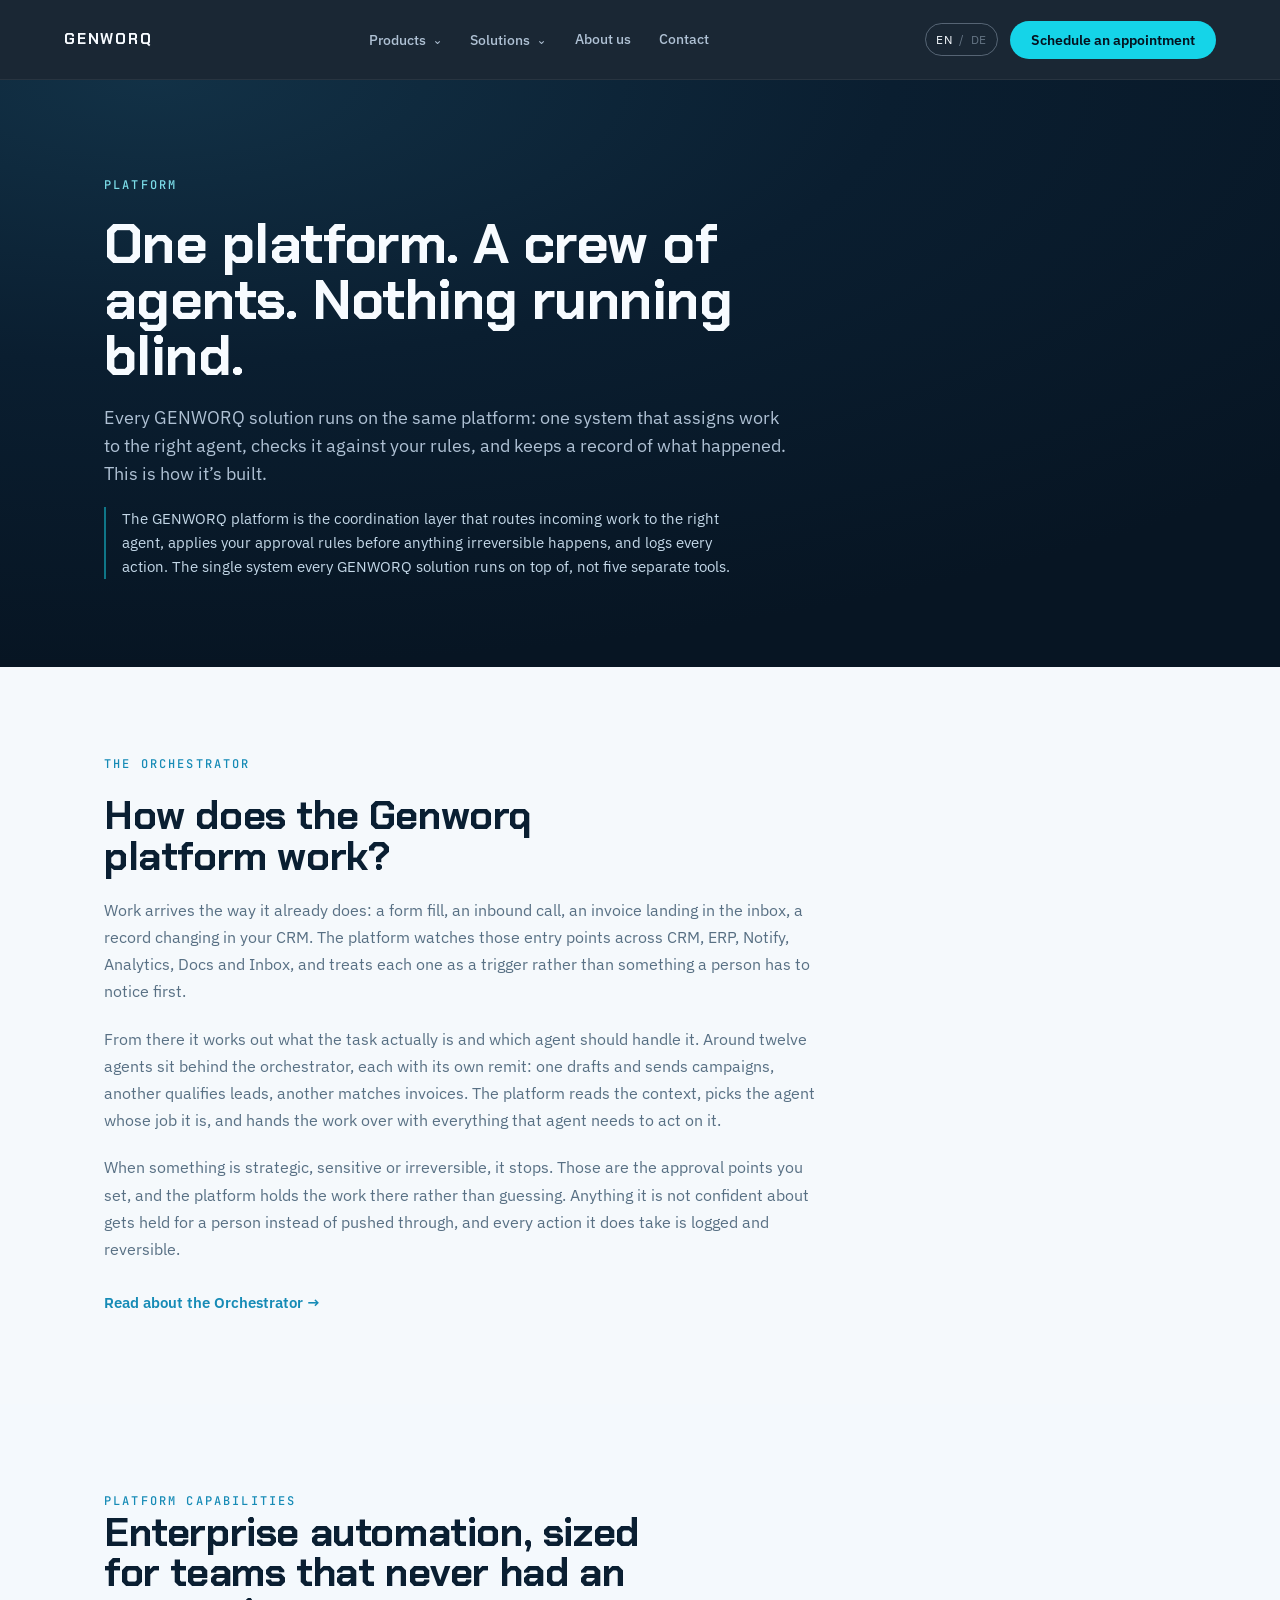
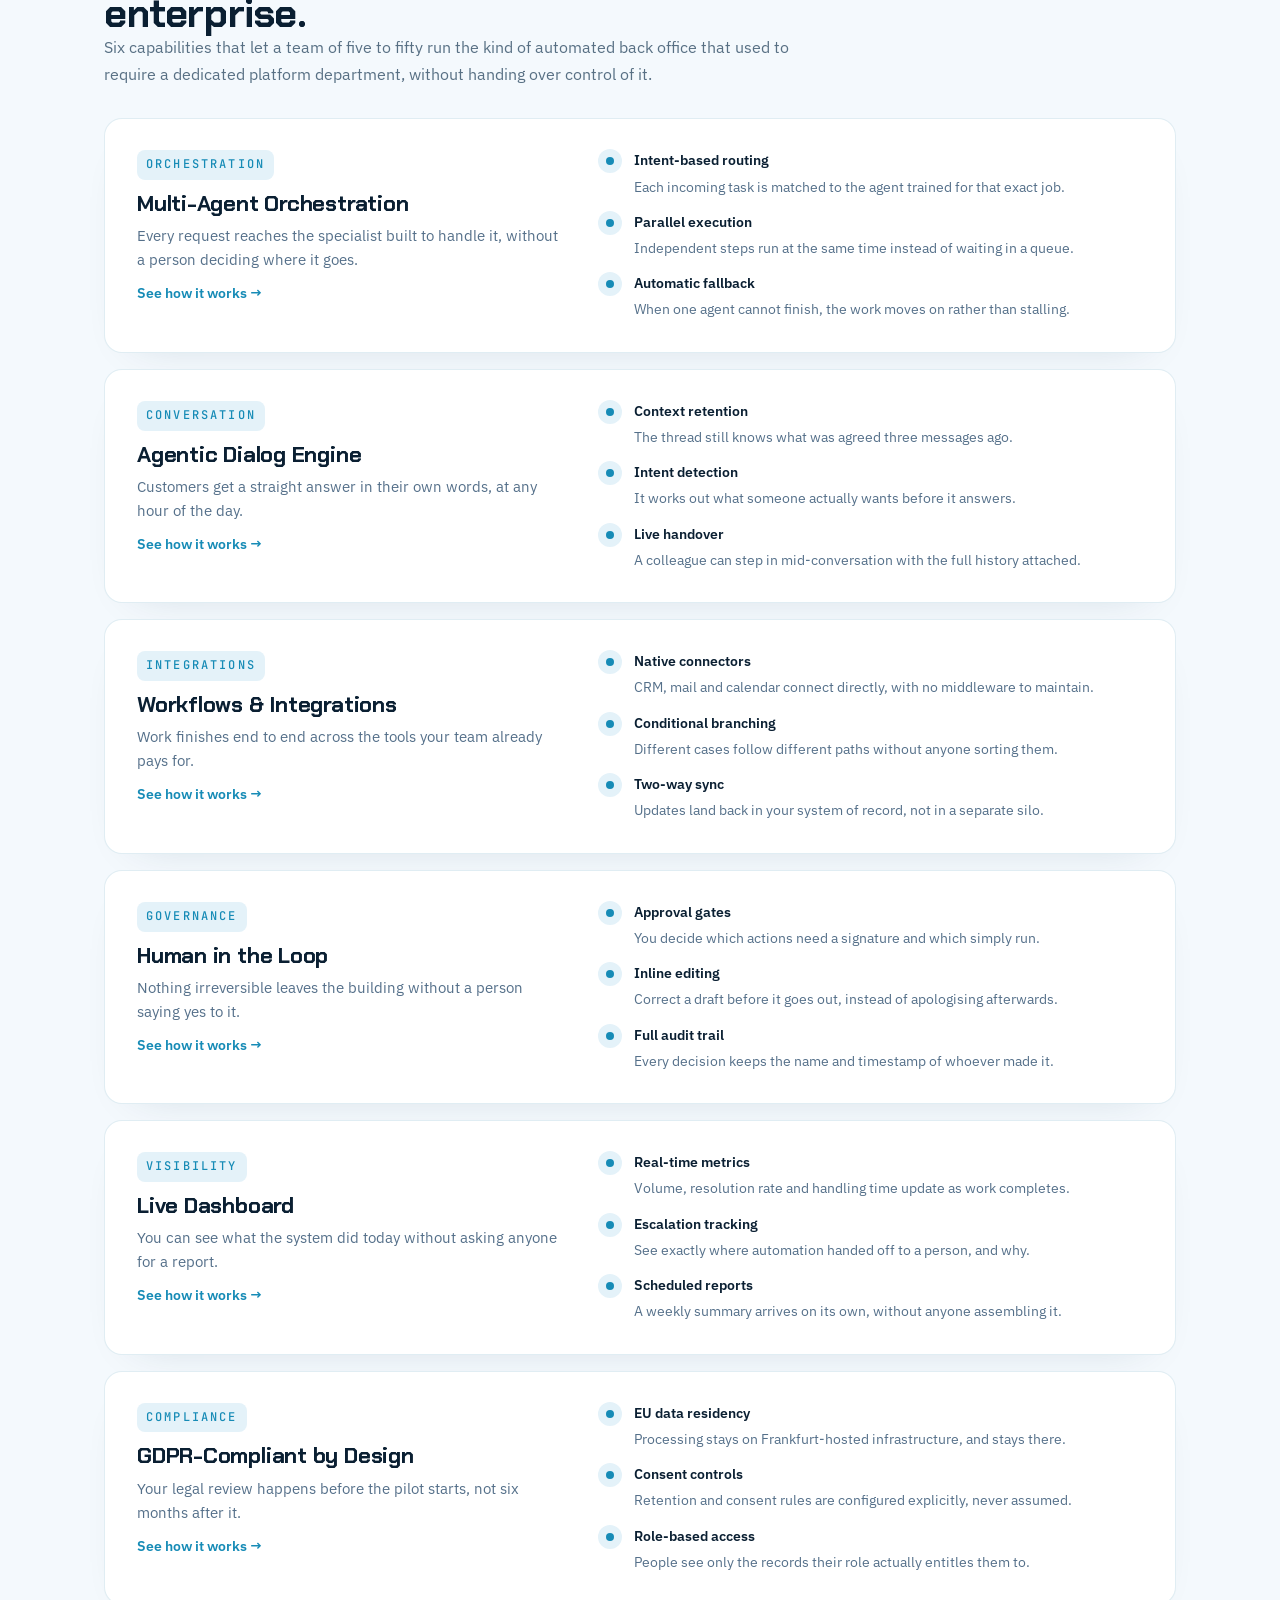
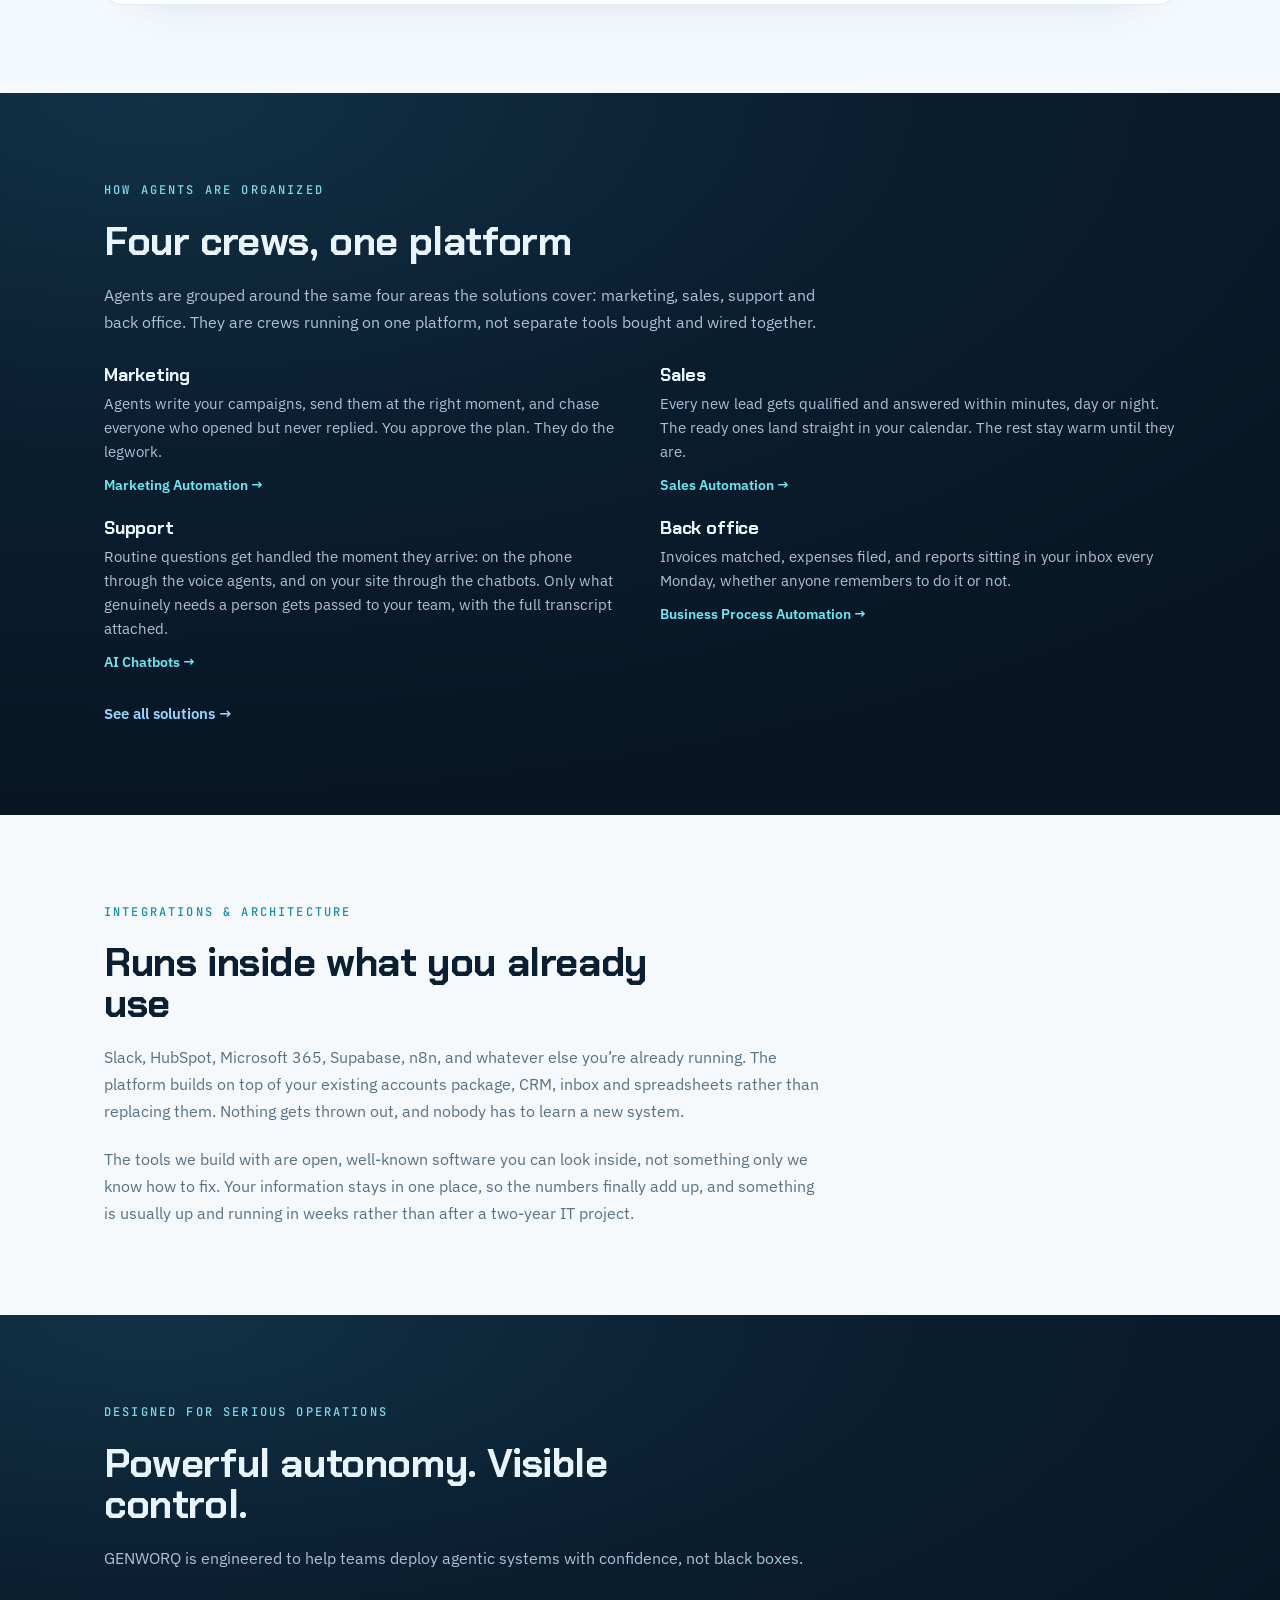
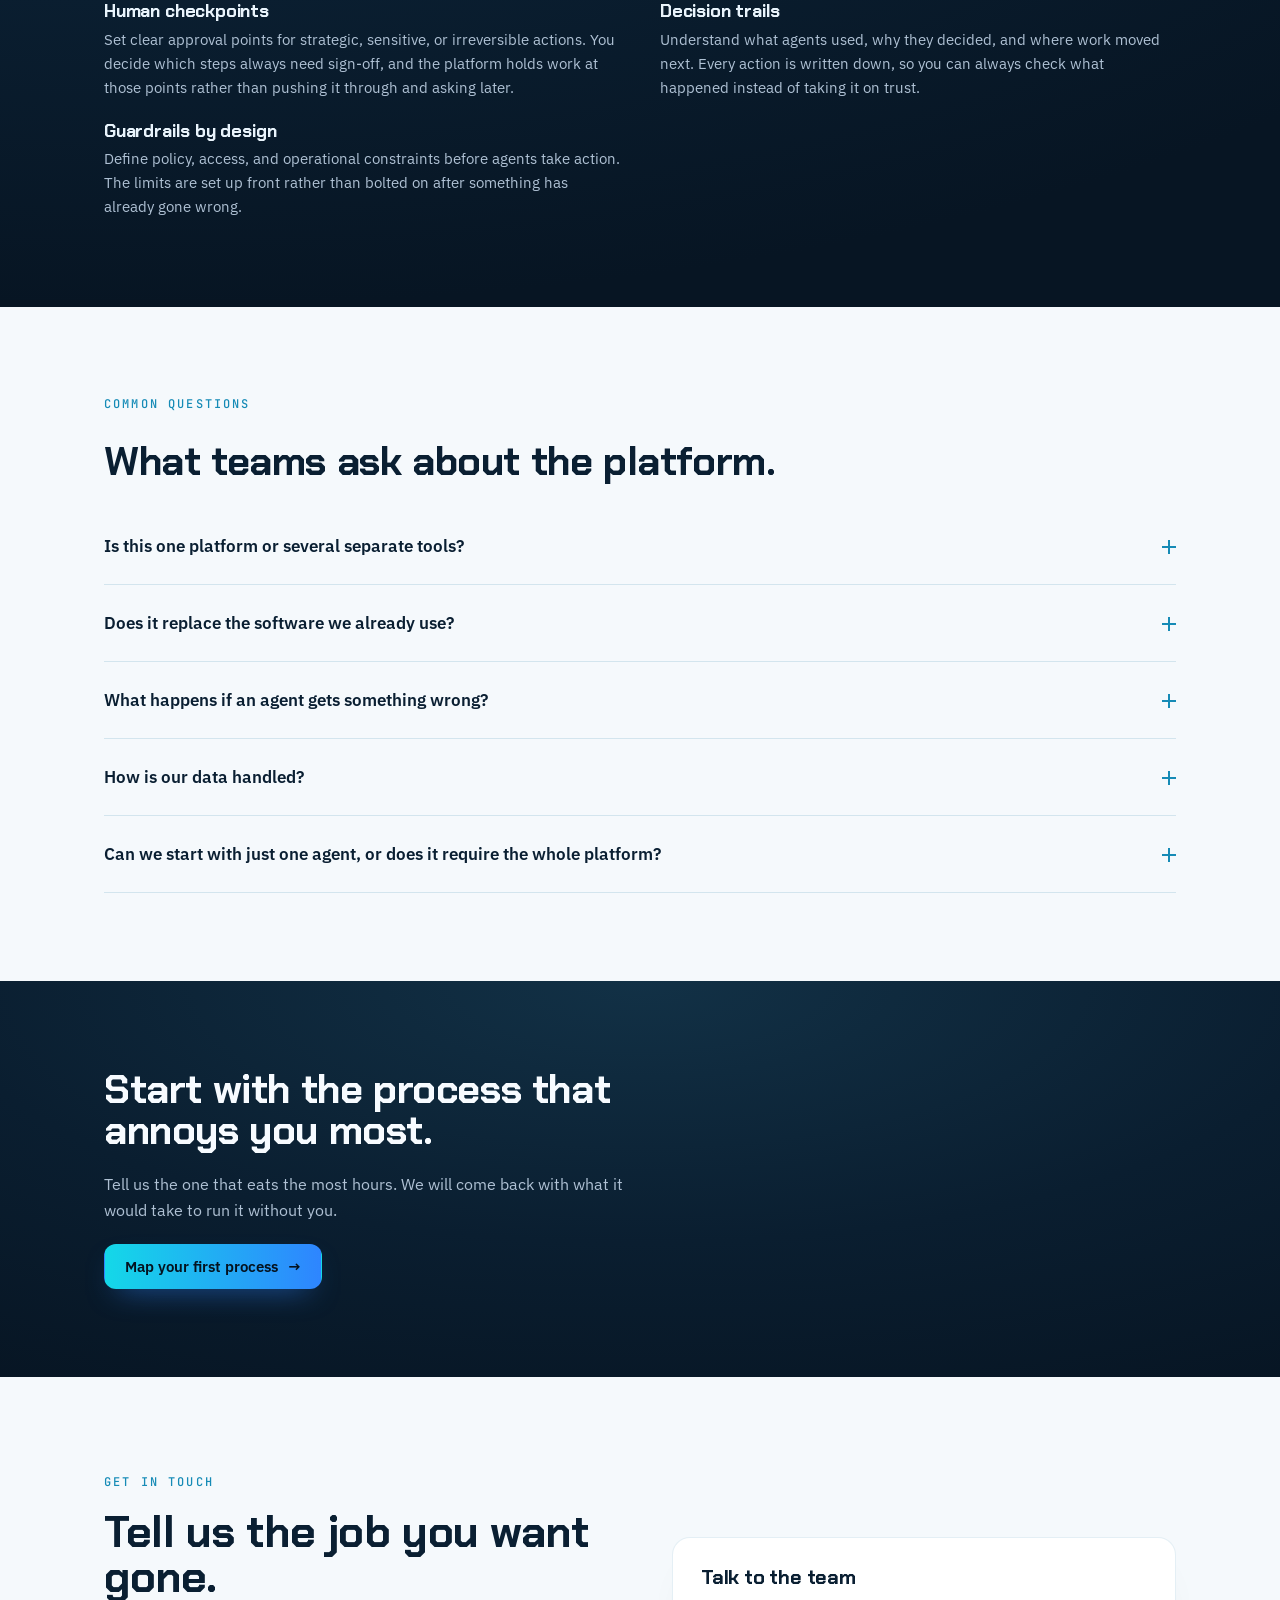
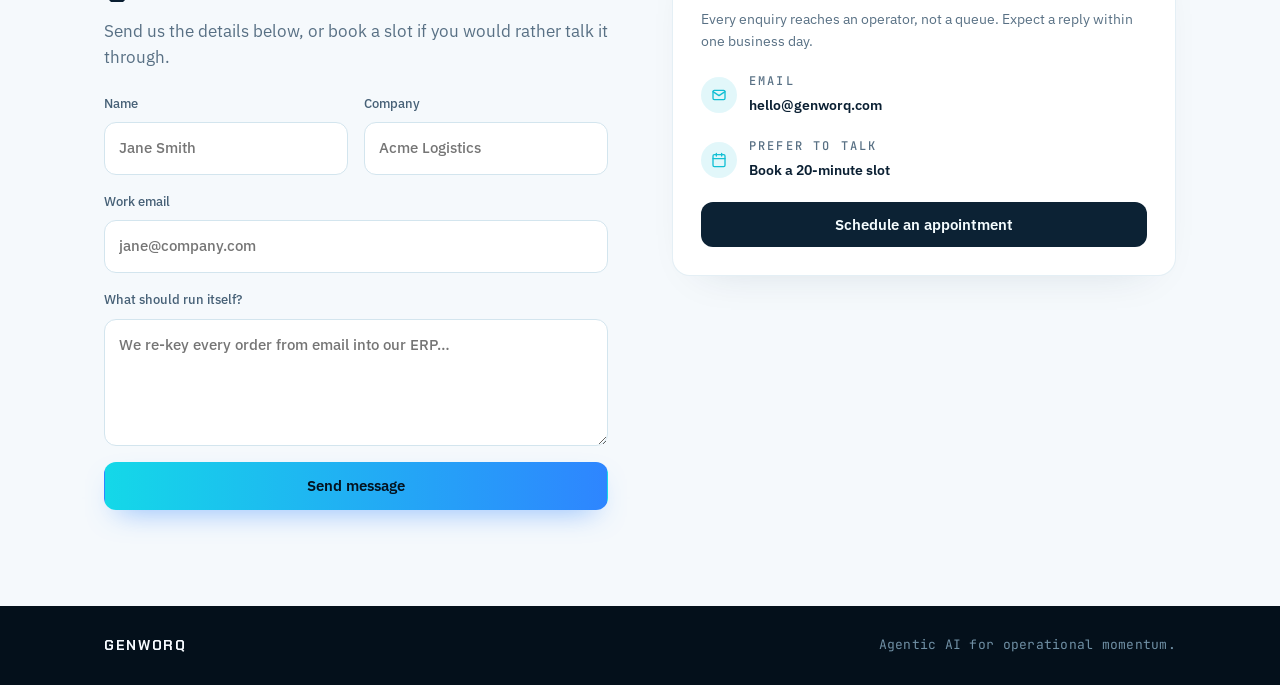
<file: platform.html>
<!doctype html>
<html lang="en" data-lang="en">
<head>
<meta charset="utf-8">
<meta name="viewport" content="width=device-width, initial-scale=1">
<title>Agentic AI Platform for Operations | Genworq</title>
<meta name="description" content="The agentic AI platform that routes work to the right AI agent, applies your approval rules before anything irreversible, and logs every action. GDPR-compliant.">
<link rel="canonical" href="https://zabiagentshub.github.io/genworq-site/platform.html">
<meta name="robots" content="index,follow,max-image-preview:large,max-snippet:-1,max-video-preview:-1">
<meta name="theme-color" content="#071523">
<meta property="og:site_name" content="Genworq">
<meta property="og:locale" content="en_US">
<meta property="og:locale:alternate" content="de_DE">
<meta property="og:title" content="Agentic AI Platform for Operations | Genworq">
<meta property="og:description" content="The agentic AI platform that routes work to the right AI agent, applies your approval rules before anything irreversible, and logs every action. GDPR-compliant.">
<meta property="og:type" content="website">
<meta property="og:url" content="https://zabiagentshub.github.io/genworq-site/platform.html">
<meta property="og:image" content="https://zabiagentshub.github.io/genworq-site/assets/hero-ending.jpg">
<meta property="og:image:width" content="1920">
<meta property="og:image:height" content="1080">
<meta property="og:image:alt" content="Genworq: luminous strands converging, visualising AI agents coordinating work">
<meta name="twitter:card" content="summary_large_image">
<meta name="twitter:title" content="Agentic AI Platform for Operations | Genworq">
<meta name="twitter:description" content="The agentic AI platform that routes work to the right AI agent, applies your approval rules before anything irreversible, and logs every action. GDPR-compliant.">
<meta name="twitter:image" content="https://zabiagentshub.github.io/genworq-site/assets/hero-ending.jpg">
<link rel="icon" href="data:image/svg+xml,%3Csvg xmlns='http://www.w3.org/2000/svg' viewBox='0 0 32 32'%3E%3Crect width='32' height='32' rx='7' fill='%23071523'/%3E%3Cpath d='M16 5v22' stroke='%2315D4E8' stroke-width='2.4' stroke-linecap='round'/%3E%3Cpath d='M8 12h16M10 20h12' stroke='%232E85FF' stroke-width='1.6' stroke-linecap='round' opacity='.85'/%3E%3C/svg%3E">
<link rel="preconnect" href="https://fonts.googleapis.com">
<link rel="preconnect" href="https://fonts.gstatic.com" crossorigin>
<link href="https://fonts.googleapis.com/css2?family=Chakra+Petch:wght@600;700&family=IBM+Plex+Sans:wght@400;500;600&family=JetBrains+Mono:wght@400;500&display=swap" rel="stylesheet">
<link rel="stylesheet" href="assets/style.css?v=20260823m">
<script type="application/ld+json">{"@context":"https://schema.org","@graph":[{"@type":"Organization","@id":"https://zabiagentshub.github.io/genworq-site/#org","name":"Genworq","url":"https://zabiagentshub.github.io/genworq-site/","email":"hello@genworq.com","logo":{"@type":"ImageObject","url":"https://zabiagentshub.github.io/genworq-site/assets/og-logo.png","width":512,"height":512},"description":"Genworq builds agentic AI systems: coordinated crews of AI agents that research, decide and execute across a company’s CRM, inbox and operations stack, with human approval gates and a full decision trail.","knowsAbout":["AI agents","agentic AI","business process automation","AI voice agents","AI chatbots","sales automation","marketing automation","AI orchestration","human-in-the-loop automation"],"areaServed":["DE","AT","CH","EU"],"availableLanguage":["en","de"],"contactPoint":{"@type":"ContactPoint","contactType":"sales","email":"hello@genworq.com","availableLanguage":["en","de"]}},{"@type":"WebSite","@id":"https://zabiagentshub.github.io/genworq-site/#website","url":"https://zabiagentshub.github.io/genworq-site/","name":"Genworq","publisher":{"@id":"https://zabiagentshub.github.io/genworq-site/#org"},"inLanguage":["en","de"]},{"@type":"WebPage","@id":"https://zabiagentshub.github.io/genworq-site/platform.html#webpage","url":"https://zabiagentshub.github.io/genworq-site/platform.html","name":"Agentic AI Platform for Operations | Genworq","description":"The agentic AI platform that routes work to the right AI agent, applies your approval rules before anything irreversible, and logs every action. GDPR-compliant.","isPartOf":{"@id":"https://zabiagentshub.github.io/genworq-site/#website"},"about":{"@id":"https://zabiagentshub.github.io/genworq-site/#org"},"inLanguage":"en","primaryImageOfPage":{"@type":"ImageObject","url":"https://zabiagentshub.github.io/genworq-site/assets/hero-ending.jpg","width":1920,"height":1080}},{"@type":"BreadcrumbList","itemListElement":[{"@type":"ListItem","position":1,"name":"Home","item":"https://zabiagentshub.github.io/genworq-site/"},{"@type":"ListItem","position":2,"name":"Platform","item":"https://zabiagentshub.github.io/genworq-site/platform.html"}]},{"@type":"Service","@id":"https://zabiagentshub.github.io/genworq-site/platform.html#service","name":"Genworq Agentic AI Platform","serviceType":"AI agent orchestration platform","description":"The agentic AI platform that routes work to the right AI agent, applies your approval rules before anything irreversible, and logs every action. GDPR-compliant.","provider":{"@id":"https://zabiagentshub.github.io/genworq-site/#org"},"areaServed":["DE","AT","CH","EU"],"availableLanguage":["en","de"],"url":"https://zabiagentshub.github.io/genworq-site/platform.html"},{"@type":"FAQPage","mainEntity":[{"@type":"Question","name":"Is this one platform or several separate tools?","acceptedAnswer":{"@type":"Answer","text":"One platform. The five solutions, marketing, sales, voice, chat and back office, all run on top of the same coordination layer, using the same approval rules and the same decision trail. You are not wiring together five disconnected systems."}},{"@type":"Question","name":"Does it replace the software we already use?","acceptedAnswer":{"@type":"Answer","text":"No. We build on top of your existing accounts package, CRM, inbox and spreadsheets. Nothing gets thrown out and nobody learns a new system."}},{"@type":"Question","name":"What happens if an agent gets something wrong?","acceptedAnswer":{"@type":"Answer","text":"Every action is logged and reversible. Anything the system is not confident about gets held for a human instead of guessed at, and you decide which steps always need sign-off."}},{"@type":"Question","name":"How is our data handled?","acceptedAnswer":{"@type":"Answer","text":"It stays in your systems and stays yours. Work runs inside the tools you already use rather than being copied into a separate platform, and every action is logged so you can check exactly what was touched."}},{"@type":"Question","name":"Can we start with just one agent, or does it require the whole platform?","acceptedAnswer":{"@type":"Answer","text":"Start with one. We begin with a single process rather than your whole operation, so you see it working before you commit further. Most first processes go live in two to four weeks. The rest of the platform is there when you want to scale into it."}}]}]}</script>
</head>
<body class="pg">
<a class="skip" href="#main"><span class="en">Skip to content</span><span class="de">Zum Inhalt springen</span></a>
<header class="nav solid" id="nav">
  <a class="brand" href="index.html">GENWORQ</a>
  <nav class="nav-links" id="navlinks" aria-label="Main">
    <div class="dd"><button type="button" aria-expanded="false" aria-haspopup="true"><span class="en">Products</span><span class="de">Produkte</span> <i>⌄</i></button>
      <div class="dd-panel"><span class="dd-h"><span class="en">The platform</span><span class="de">Die Plattform</span></span><a href="platform.html"><b><span class="en">Platform overview</span><span class="de">Plattform-Überblick</span></b><small><span class="en">How the whole system fits together</span><span class="de">Wie das ganze System zusammenpasst</span></small></a><a href="platform/orchestrator.html"><b><span class="en">The Orchestrator</span><span class="de">Der Orchestrator</span></b><small><span class="en">The layer that decides who does what</span><span class="de">Die Schicht, die entscheidet, wer was tut</span></small></a><span class="dd-h"><span class="en">Customer-facing agents</span><span class="de">Agenten im Kundenkontakt</span></span><a href="solutions/ai-chatbots.html"><b><span class="en">AI Chatbots</span><span class="de">KI-Chatbots</span></b><small><span class="en">Trained on your documents, answers 24/7</span><span class="de">Auf Ihren Dokumenten trainiert, antwortet 24/7</span></small></a><a href="solutions/ai-voice-agents.html"><b><span class="en">AI Voice Agents</span><span class="de">KI-Voice-Agenten</span></b><small><span class="en">Every call answered, day or night</span><span class="de">Jeder Anruf beantwortet, Tag und Nacht</span></small></a><span class="dd-h"><span class="en">Control</span><span class="de">Kontrolle</span></span><a href="platform.html#governance"><b><span class="en">Human-in-the-Loop Controls</span><span class="de">Human-in-the-Loop-Kontrollen</span></b><small><span class="en">Approval gates, live dashboard, full audit trail</span><span class="de">Freigaben, Live-Dashboard, vollständiger Prüfpfad</span></small></a><a class="dd-all" href="platform.html"><span class="en">Explore the platform →</span><span class="de">Die Plattform entdecken →</span></a></div></div>
    <div class="dd"><button type="button" aria-expanded="false" aria-haspopup="true"><span class="en">Solutions</span><span class="de">Lösungen</span> <i>⌄</i></button>
      <div class="dd-panel"><span class="dd-h"><span class="en">Automation services</span><span class="de">Automatisierungs-Services</span></span><a href="solutions/business-process-automation.html"><b><span class="en">Business Process Automation</span><span class="de">Business Process Automation</span></b><small><span class="en">Orders, invoicing and onboarding run end to end</span><span class="de">Bestellungen, Rechnungen und Onboarding, Ende-zu-Ende</span></small></a><a href="solutions/sales-automation.html"><b><span class="en">Sales Automation</span><span class="de">Sales Automation</span></b><small><span class="en">Every lead scored, answered and booked in minutes</span><span class="de">Jeder Lead in Minuten qualifiziert, beantwortet, gebucht</span></small></a><a href="solutions/marketing-automation.html"><b><span class="en">Marketing Automation</span><span class="de">Marketing Automation</span></b><small><span class="en">Campaigns written, sent and followed up in your voice</span><span class="de">Kampagnen geschrieben, gesendet und nachgefasst, in Ihrer Stimme</span></small></a><a href="solutions/ecommerce-automation.html"><b><span class="en">E-commerce Service Automation</span><span class="de">E-Commerce-Service-Automatisierung</span></b><small><span class="en">Order status, returns and product advice, handled 24/7</span><span class="de">Bestellstatus, Retouren und Produktberatung, rund um die Uhr</span></small></a><a class="dd-all" href="solutions.html"><span class="en">View all solutions →</span><span class="de">Alle Lösungen ansehen →</span></a></div></div>
    <a href="index.html#trust"><span class="en">About us</span><span class="de">Über uns</span></a>
    <a href="#contact"><span class="en">Contact</span><span class="de">Kontakt</span></a>
  </nav>
  <div class="nav-right">
    <button class="lang" id="langbtn" type="button" aria-label="Switch language / Sprache wechseln"><span data-l="en">EN</span><i>/</i><span data-l="de">DE</span></button>
    <a class="btn btn-aqua btn-sm" href="#contact"><span class="en">Schedule an appointment</span><span class="de">Termin vereinbaren</span></a>
    <button class="burger" id="burger" type="button" aria-expanded="false" aria-controls="navlinks" aria-label="Menu"><span></span><span></span></button>
  </div>
</header>
<main id="main" tabindex="-1">
<section class="phero"><div class="wrap">
  <span class="kicker">Platform</span>
  <h1>One platform. A crew of agents. Nothing running blind.</h1>
  <p class="lead">Every GENWORQ solution runs on the same platform: one system that assigns work to the right agent, checks it against your rules, and keeps a record of what happened. This is how it’s built.</p>
  <p class="def">The GENWORQ platform is the coordination layer that routes incoming work to the right agent, applies your approval rules before anything irreversible happens, and logs every action. The single system every GENWORQ solution runs on top of, not five separate tools.</p>
</div></section>
<section class="psec light"><div class="wrap reveal">
  <span class="kicker">The Orchestrator</span><h2>How does the Genworq platform work?</h2>
  <p class="body">Work arrives the way it already does: a form fill, an inbound call, an invoice landing in the inbox, a record changing in your CRM. The platform watches those entry points across CRM, ERP, Notify, Analytics, Docs and Inbox, and treats each one as a trigger rather than something a person has to notice first.</p>
  <p class="body">From there it works out what the task actually is and which agent should handle it. Around twelve agents sit behind the orchestrator, each with its own remit: one drafts and sends campaigns, another qualifies leads, another matches invoices. The platform reads the context, picks the agent whose job it is, and hands the work over with everything that agent needs to act on it.</p>
  <p class="body">When something is strategic, sensitive or irreversible, it stops. Those are the approval points you set, and the platform holds the work there rather than guessing. Anything it is not confident about gets held for a person instead of pushed through, and every action it does take is logged and reversible.</p>
  <a class="morelink" href="platform/orchestrator.html">Read about the Orchestrator →</a>
</div></section>
<section class="psec light" style="background:#F4F9FD"><div class="wrap">
  <div class="reveal"><span class="kicker">Platform capabilities</span><h2>Enterprise automation, sized for teams that never had an enterprise.</h2>
  <p class="body">Six capabilities that let a team of five to fifty run the kind of automated back office that used to require a dedicated platform department, without handing over control of it.</p></div>
  <div class="caprows"><article class="caprow reveal"><div><span class="tag">Orchestration</span><h3>Multi-Agent Orchestration</h3><p class="lede">Every request reaches the specialist built to handle it, without a person deciding where it goes.</p><a class="more" href="platform/orchestrator.html">See how it works →</a></div><div class="pts"><div class="pt"><i></i><div><b>Intent-based routing</b><span>Each incoming task is matched to the agent trained for that exact job.</span></div></div><div class="pt"><i></i><div><b>Parallel execution</b><span>Independent steps run at the same time instead of waiting in a queue.</span></div></div><div class="pt"><i></i><div><b>Automatic fallback</b><span>When one agent cannot finish, the work moves on rather than stalling.</span></div></div></div></article><article class="caprow reveal"><div><span class="tag">Conversation</span><h3>Agentic Dialog Engine</h3><p class="lede">Customers get a straight answer in their own words, at any hour of the day.</p><a class="more" href="solutions/ai-chatbots.html">See how it works →</a></div><div class="pts"><div class="pt"><i></i><div><b>Context retention</b><span>The thread still knows what was agreed three messages ago.</span></div></div><div class="pt"><i></i><div><b>Intent detection</b><span>It works out what someone actually wants before it answers.</span></div></div><div class="pt"><i></i><div><b>Live handover</b><span>A colleague can step in mid-conversation with the full history attached.</span></div></div></div></article><article class="caprow reveal"><div><span class="tag">Integrations</span><h3>Workflows & Integrations</h3><p class="lede">Work finishes end to end across the tools your team already pays for.</p><a class="more" href="solutions/business-process-automation.html">See how it works →</a></div><div class="pts"><div class="pt"><i></i><div><b>Native connectors</b><span>CRM, mail and calendar connect directly, with no middleware to maintain.</span></div></div><div class="pt"><i></i><div><b>Conditional branching</b><span>Different cases follow different paths without anyone sorting them.</span></div></div><div class="pt"><i></i><div><b>Two-way sync</b><span>Updates land back in your system of record, not in a separate silo.</span></div></div></div></article><article class="caprow reveal"><div><span class="tag">Governance</span><h3>Human in the Loop</h3><p class="lede">Nothing irreversible leaves the building without a person saying yes to it.</p><a class="more" href="platform.html#governance">See how it works →</a></div><div class="pts"><div class="pt"><i></i><div><b>Approval gates</b><span>You decide which actions need a signature and which simply run.</span></div></div><div class="pt"><i></i><div><b>Inline editing</b><span>Correct a draft before it goes out, instead of apologising afterwards.</span></div></div><div class="pt"><i></i><div><b>Full audit trail</b><span>Every decision keeps the name and timestamp of whoever made it.</span></div></div></div></article><article class="caprow reveal"><div><span class="tag">Visibility</span><h3>Live Dashboard</h3><p class="lede">You can see what the system did today without asking anyone for a report.</p><a class="more" href="platform.html#governance">See how it works →</a></div><div class="pts"><div class="pt"><i></i><div><b>Real-time metrics</b><span>Volume, resolution rate and handling time update as work completes.</span></div></div><div class="pt"><i></i><div><b>Escalation tracking</b><span>See exactly where automation handed off to a person, and why.</span></div></div><div class="pt"><i></i><div><b>Scheduled reports</b><span>A weekly summary arrives on its own, without anyone assembling it.</span></div></div></div></article><article class="caprow reveal"><div><span class="tag">Compliance</span><h3>GDPR-Compliant by Design</h3><p class="lede">Your legal review happens before the pilot starts, not six months after it.</p><a class="more" href="platform.html#governance">See how it works →</a></div><div class="pts"><div class="pt"><i></i><div><b>EU data residency</b><span>Processing stays on Frankfurt-hosted infrastructure, and stays there.</span></div></div><div class="pt"><i></i><div><b>Consent controls</b><span>Retention and consent rules are configured explicitly, never assumed.</span></div></div><div class="pt"><i></i><div><b>Role-based access</b><span>People see only the records their role actually entitles them to.</span></div></div></div></article></div>
</div></section>
<section class="psec dark"><div class="wrap reveal">
  <span class="kicker">How agents are organized</span><h2>Four crews, one platform</h2>
  <p class="body" style="color:#AFC1D4">Agents are grouped around the same four areas the solutions cover: marketing, sales, support and back office. They are crews running on one platform, not separate tools bought and wired together.</p>
  <div class="items">
    <div class="item"><h3>Marketing</h3><p>Agents write your campaigns, send them at the right moment, and chase everyone who opened but never replied. You approve the plan. They do the legwork.</p><a class="more" href="solutions/marketing-automation.html">Marketing Automation →</a></div>
    <div class="item"><h3>Sales</h3><p>Every new lead gets qualified and answered within minutes, day or night. The ready ones land straight in your calendar. The rest stay warm until they are.</p><a class="more" href="solutions/sales-automation.html">Sales Automation →</a></div>
    <div class="item"><h3>Support</h3><p>Routine questions get handled the moment they arrive: on the phone through the voice agents, and on your site through the chatbots. Only what genuinely needs a person gets passed to your team, with the full transcript attached.</p><a class="more" href="solutions/ai-chatbots.html">AI Chatbots →</a></div>
    <div class="item"><h3>Back office</h3><p>Invoices matched, expenses filed, and reports sitting in your inbox every Monday, whether anyone remembers to do it or not.</p><a class="more" href="solutions/business-process-automation.html">Business Process Automation →</a></div>
  </div>
  <a class="morelink" href="solutions.html">See all solutions →</a>
</div></section>
<section class="psec light"><div class="wrap reveal">
  <span class="kicker">Integrations &amp; architecture</span><h2>Runs inside what you already use</h2>
  <p class="body">Slack, HubSpot, Microsoft 365, Supabase, n8n, and whatever else you’re already running. The platform builds on top of your existing accounts package, CRM, inbox and spreadsheets rather than replacing them. Nothing gets thrown out, and nobody has to learn a new system.</p>
  <p class="body">The tools we build with are open, well-known software you can look inside, not something only we know how to fix. Your information stays in one place, so the numbers finally add up, and something is usually up and running in weeks rather than after a two-year IT project.</p>
</div></section>
<section class="psec dark" id="governance"><div class="wrap reveal">
  <span class="kicker">Designed for serious operations</span><h2>Powerful autonomy. Visible control.</h2>
  <p class="body" style="color:#AFC1D4">GENWORQ is engineered to help teams deploy agentic systems with confidence, not black boxes.</p>
  <div class="items">
    <div class="item"><h3>Human checkpoints</h3><p>Set clear approval points for strategic, sensitive, or irreversible actions. You decide which steps always need sign-off, and the platform holds work at those points rather than pushing it through and asking later.</p></div>
    <div class="item"><h3>Decision trails</h3><p>Understand what agents used, why they decided, and where work moved next. Every action is written down, so you can always check what happened instead of taking it on trust.</p></div>
    <div class="item"><h3>Guardrails by design</h3><p>Define policy, access, and operational constraints before agents take action. The limits are set up front rather than bolted on after something has already gone wrong.</p></div>
  </div>
</div></section><section class="faq"><div class="wrap reveal">
  <span class="kicker">Common questions</span><h2 class="sec-h2" style="font-size:clamp(28px,3.4vw,40px)">What teams ask about the platform.</h2>
  <div><details><summary>Is this one platform or several separate tools?<i></i></summary><p class="ans">One platform. The five solutions, marketing, sales, voice, chat and back office, all run on top of the same coordination layer, using the same approval rules and the same decision trail. You are not wiring together five disconnected systems.</p></details><details><summary>Does it replace the software we already use?<i></i></summary><p class="ans">No. We build on top of your existing accounts package, CRM, inbox and spreadsheets. Nothing gets thrown out and nobody learns a new system.</p></details><details><summary>What happens if an agent gets something wrong?<i></i></summary><p class="ans">Every action is logged and reversible. Anything the system is not confident about gets held for a human instead of guessed at, and you decide which steps always need sign-off.</p></details><details><summary>How is our data handled?<i></i></summary><p class="ans">It stays in your systems and stays yours. Work runs inside the tools you already use rather than being copied into a separate platform, and every action is logged so you can check exactly what was touched.</p></details><details><summary>Can we start with just one agent, or does it require the whole platform?<i></i></summary><p class="ans">Start with one. We begin with a single process rather than your whole operation, so you see it working before you commit further. Most first processes go live in two to four weeks. The rest of the platform is there when you want to scale into it.</p></details></div>
</div></section><section class="ctab reveal"><div class="wrap">
  <h2><span class="en">Start with the process that annoys you most.</span><span class="de">Fangen Sie mit dem Prozess an, der am meisten nervt.</span></h2>
  <p><span class="en">Tell us the one that eats the most hours. We will come back with what it would take to run it without you.</span><span class="de">Nennen Sie uns den, der die meisten Stunden frisst. Wir kommen zurück mit dem, was nötig wäre, damit er ohne Sie läuft.</span></p>
  <a class="btn btn-grad" href="#contact"><span class="en">Map your first process</span><span class="de">Ersten Prozess skizzieren</span> <i>→</i></a>
</div></section><section class="contact" id="contact"><div class="wrap two">
  <div class="copy">
    <span class="kicker"><span class="en">Get in touch</span><span class="de">Kontakt</span></span>
    <h2><span class="en">Tell us the job you want gone.</span><span class="de">Sagen Sie uns, welche Aufgabe verschwinden soll.</span></h2>
    <p class="lead"><span class="en">Send us the details below, or book a slot if you would rather talk it through.</span><span class="de">Schicken Sie uns die Details unten, oder buchen Sie einen Termin, wenn Sie lieber sprechen.</span></p>
    <form class="form" id="form" novalidate>
      <div class="row">
        <label><span>Name</span><input name="name" type="text" required autocomplete="name" data-ph-en="Jane Smith" data-ph-de="Max Mustermann"></label>
        <label><span><span class="en">Company</span><span class="de">Firma</span></span><input name="company" type="text" autocomplete="organization" data-ph-en="Acme Logistics" data-ph-de="Muster Logistik"></label>
      </div>
      <label><span><span class="en">Work email</span><span class="de">Geschäftliche E-Mail</span></span><input name="email" type="email" required autocomplete="email" data-ph-en="jane@company.com" data-ph-de="max@firma.de"></label>
      <label><span><span class="en">What should run itself?</span><span class="de">Was soll von selbst laufen?</span></span><textarea name="msg" rows="4" data-ph-en="We re-key every order from email into our ERP…" data-ph-de="Wir tippen jede Bestellung aus E-Mails ins ERP ab…"></textarea></label>
      <button class="btn btn-grad wide" type="submit"><span class="en">Send message</span><span class="de">Nachricht senden</span></button>
      <p class="success" role="status" aria-live="polite" hidden><span class="en">Thanks. Your message is ready in your email app. We reply within one business day.</span><span class="de">Danke. Ihre Nachricht liegt in Ihrem E-Mail-Programm bereit. Wir antworten innerhalb eines Werktags.</span></p>
    </form>
  </div>
  <aside class="ccard reveal">
    <h3><span class="en">Talk to the team</span><span class="de">Mit dem Team sprechen</span></h3>
    <p><span class="en">Every enquiry reaches an operator, not a queue. Expect a reply within one business day.</span><span class="de">Jede Anfrage erreicht einen Menschen, keine Warteschlange. Antwort innerhalb eines Werktags.</span></p>
    <div class="crow"><span class="ci"><svg viewBox="0 0 24 24"><rect x="3" y="5" width="18" height="14" rx="2"/><path d="m3 7 9 6 9-6"/></svg></span><div><small><span class="en">Email</span><span class="de">E-Mail</span></small><a href="mailto:hello@genworq.com">hello@genworq.com</a></div></div>
    <div class="crow"><span class="ci"><svg viewBox="0 0 24 24"><rect x="3" y="4" width="18" height="18" rx="2"/><path d="M16 2v4M8 2v4M3 10h18"/></svg></span><div><small><span class="en">Prefer to talk</span><span class="de">Lieber sprechen</span></small><b><span class="en">Book a 20-minute slot</span><span class="de">20-Minuten-Termin buchen</span></b></div></div>
    <a class="btn btn-ink" href="mailto:hello@genworq.com?subject=Schedule%20an%20appointment"><span class="en">Schedule an appointment</span><span class="de">Termin vereinbaren</span></a>
  </aside>
</div></section></main>
<footer class="foot"><div class="wrap"><span class="fbrand">GENWORQ</span><span class="ftag"><span class="en">Agentic AI for operational momentum.</span><span class="de">Agentische KI für operativen Schwung.</span></span></div></footer>
<script src="assets/pages.js?v=20260823m" defer></script>
</body>
</html>
</file>
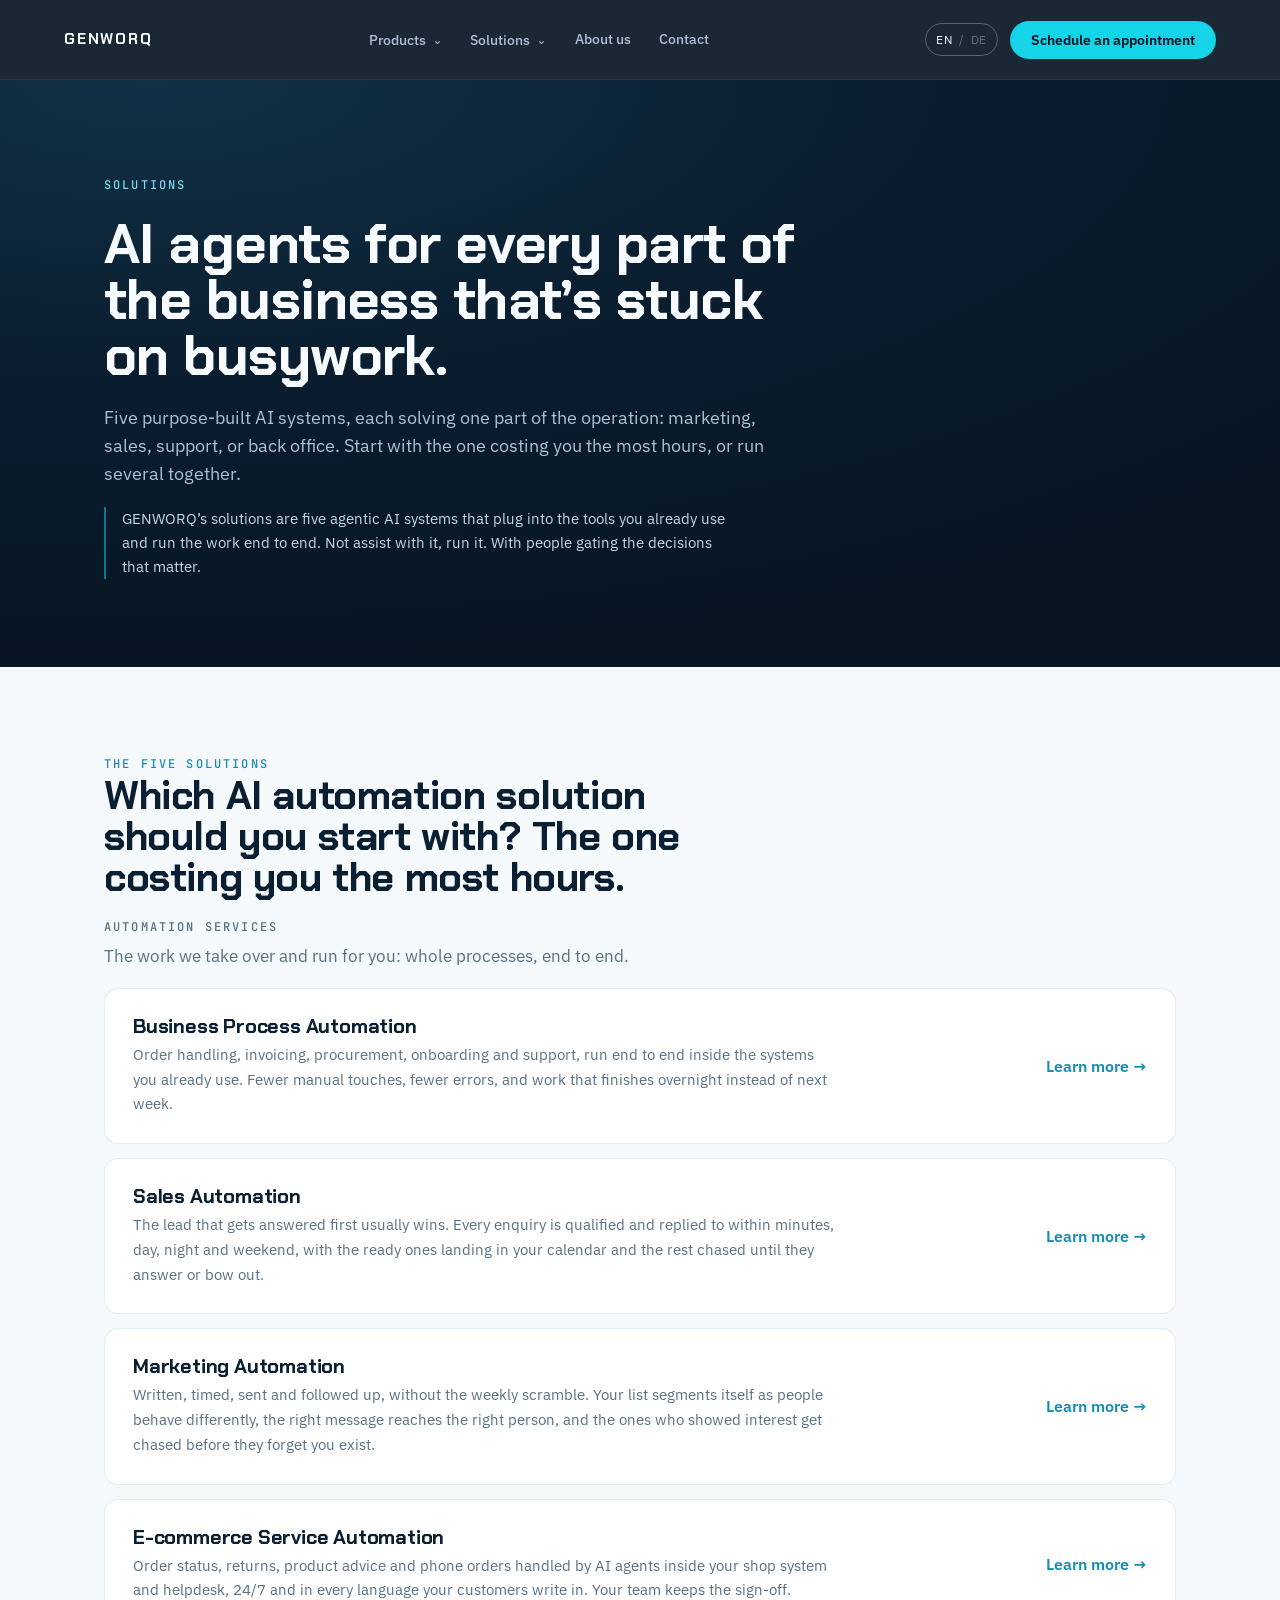
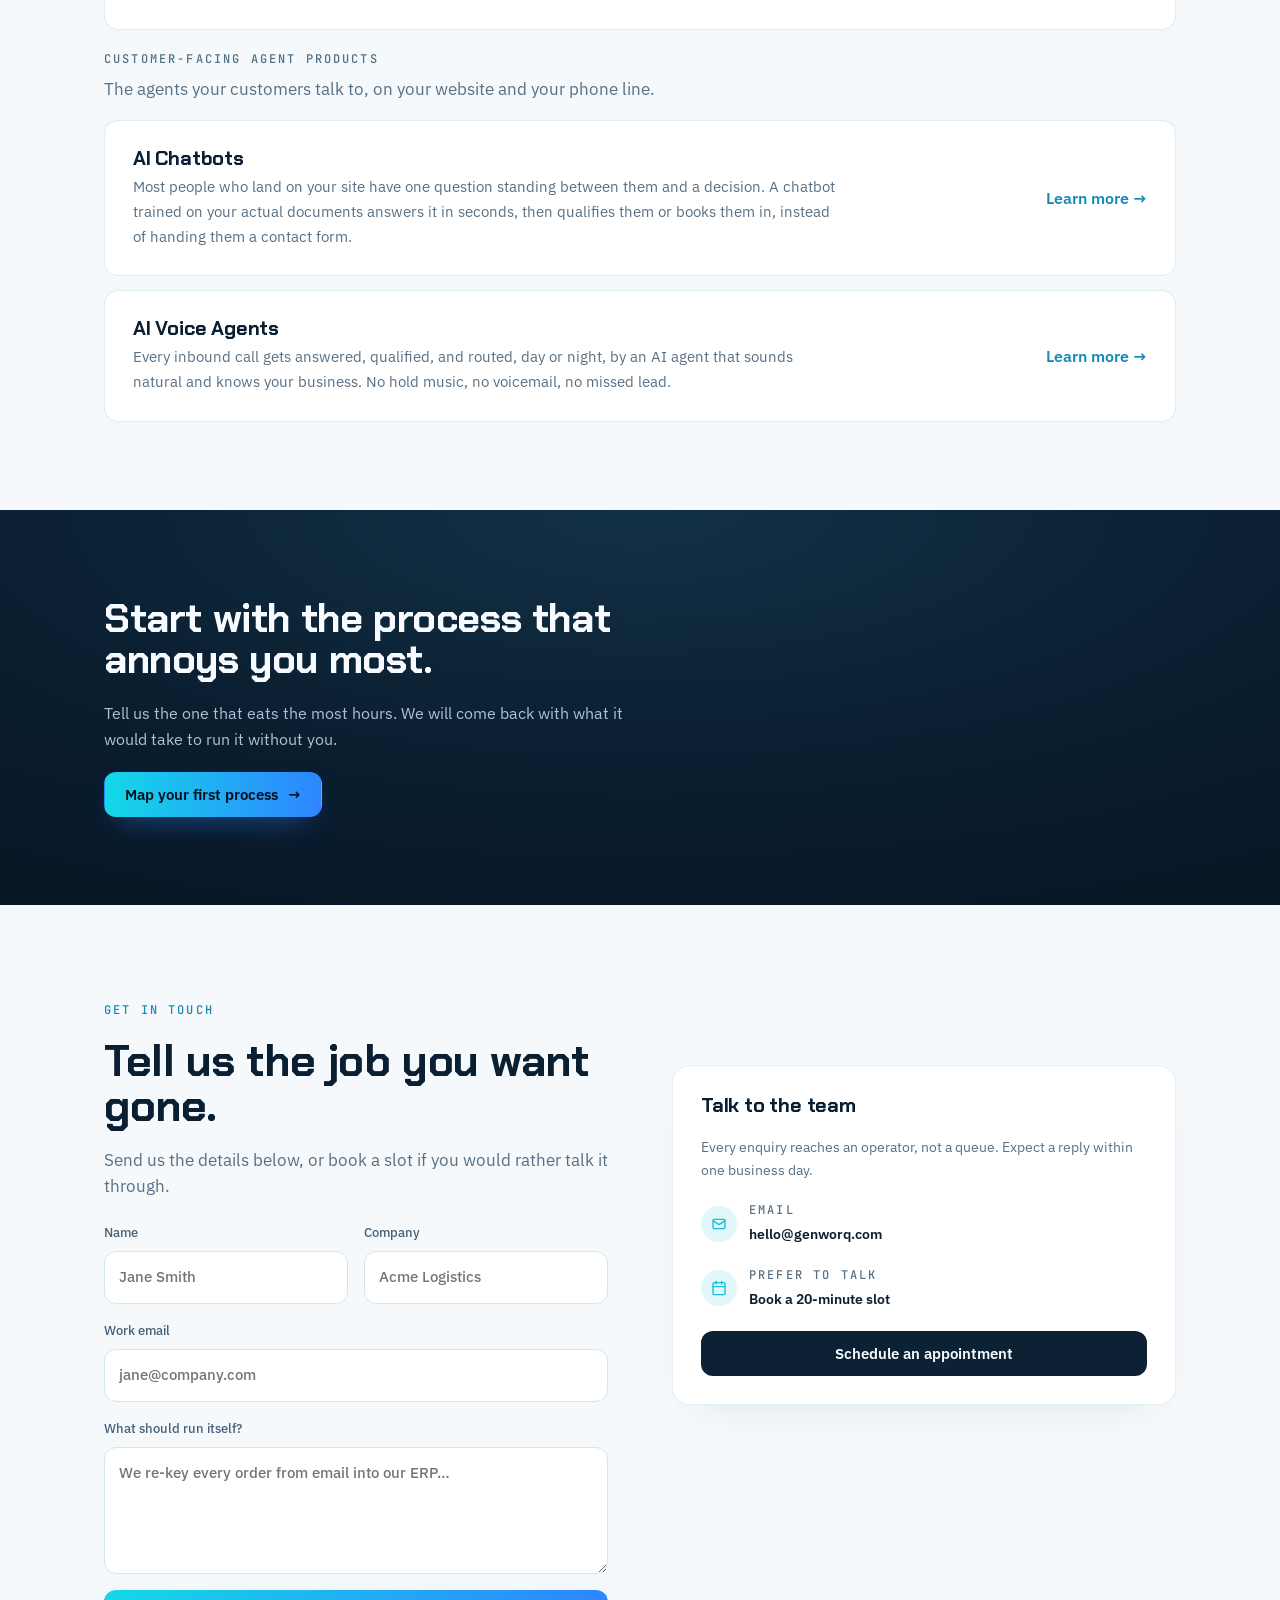
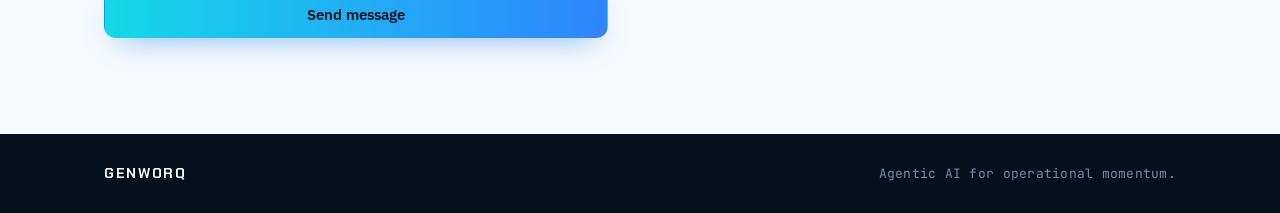
<file: solutions.html>
<!doctype html>
<html lang="en" data-lang="en">
<head>
<meta charset="utf-8">
<meta name="viewport" content="width=device-width, initial-scale=1">
<title>AI Agent Solutions: Sales, Marketing, Support, Ops | Genworq</title>
<meta name="description" content="Five agentic AI solutions: business process automation, AI voice agents, AI chatbots, sales and marketing automation. Run end to end in your tools, humans approve.">
<link rel="canonical" href="https://zabiagentshub.github.io/genworq-site/solutions.html">
<meta name="robots" content="index,follow,max-image-preview:large,max-snippet:-1,max-video-preview:-1">
<meta name="theme-color" content="#071523">
<meta property="og:site_name" content="Genworq">
<meta property="og:locale" content="en_US">
<meta property="og:locale:alternate" content="de_DE">
<meta property="og:title" content="AI Agent Solutions: Sales, Marketing, Support, Ops | Genworq">
<meta property="og:description" content="Five agentic AI solutions: business process automation, AI voice agents, AI chatbots, sales and marketing automation. Run end to end in your tools, humans approve.">
<meta property="og:type" content="website">
<meta property="og:url" content="https://zabiagentshub.github.io/genworq-site/solutions.html">
<meta property="og:image" content="https://zabiagentshub.github.io/genworq-site/assets/hero-ending.jpg">
<meta property="og:image:width" content="1920">
<meta property="og:image:height" content="1080">
<meta property="og:image:alt" content="Genworq: luminous strands converging, visualising AI agents coordinating work">
<meta name="twitter:card" content="summary_large_image">
<meta name="twitter:title" content="AI Agent Solutions: Sales, Marketing, Support, Ops | Genworq">
<meta name="twitter:description" content="Five agentic AI solutions: business process automation, AI voice agents, AI chatbots, sales and marketing automation. Run end to end in your tools, humans approve.">
<meta name="twitter:image" content="https://zabiagentshub.github.io/genworq-site/assets/hero-ending.jpg">
<link rel="icon" href="data:image/svg+xml,%3Csvg xmlns='http://www.w3.org/2000/svg' viewBox='0 0 32 32'%3E%3Crect width='32' height='32' rx='7' fill='%23071523'/%3E%3Cpath d='M16 5v22' stroke='%2315D4E8' stroke-width='2.4' stroke-linecap='round'/%3E%3Cpath d='M8 12h16M10 20h12' stroke='%232E85FF' stroke-width='1.6' stroke-linecap='round' opacity='.85'/%3E%3C/svg%3E">
<link rel="preconnect" href="https://fonts.googleapis.com">
<link rel="preconnect" href="https://fonts.gstatic.com" crossorigin>
<link href="https://fonts.googleapis.com/css2?family=Chakra+Petch:wght@600;700&family=IBM+Plex+Sans:wght@400;500;600&family=JetBrains+Mono:wght@400;500&display=swap" rel="stylesheet">
<link rel="stylesheet" href="assets/style.css?v=20260823m">
<script type="application/ld+json">{"@context":"https://schema.org","@graph":[{"@type":"Organization","@id":"https://zabiagentshub.github.io/genworq-site/#org","name":"Genworq","url":"https://zabiagentshub.github.io/genworq-site/","email":"hello@genworq.com","logo":{"@type":"ImageObject","url":"https://zabiagentshub.github.io/genworq-site/assets/og-logo.png","width":512,"height":512},"description":"Genworq builds agentic AI systems: coordinated crews of AI agents that research, decide and execute across a company’s CRM, inbox and operations stack, with human approval gates and a full decision trail.","knowsAbout":["AI agents","agentic AI","business process automation","AI voice agents","AI chatbots","sales automation","marketing automation","AI orchestration","human-in-the-loop automation"],"areaServed":["DE","AT","CH","EU"],"availableLanguage":["en","de"],"contactPoint":{"@type":"ContactPoint","contactType":"sales","email":"hello@genworq.com","availableLanguage":["en","de"]}},{"@type":"WebSite","@id":"https://zabiagentshub.github.io/genworq-site/#website","url":"https://zabiagentshub.github.io/genworq-site/","name":"Genworq","publisher":{"@id":"https://zabiagentshub.github.io/genworq-site/#org"},"inLanguage":["en","de"]},{"@type":"WebPage","@id":"https://zabiagentshub.github.io/genworq-site/solutions.html#webpage","url":"https://zabiagentshub.github.io/genworq-site/solutions.html","name":"AI Agent Solutions: Sales, Marketing, Support, Ops | Genworq","description":"Five agentic AI solutions: business process automation, AI voice agents, AI chatbots, sales and marketing automation. Run end to end in your tools, humans approve.","isPartOf":{"@id":"https://zabiagentshub.github.io/genworq-site/#website"},"about":{"@id":"https://zabiagentshub.github.io/genworq-site/#org"},"inLanguage":"en","primaryImageOfPage":{"@type":"ImageObject","url":"https://zabiagentshub.github.io/genworq-site/assets/hero-ending.jpg","width":1920,"height":1080}},{"@type":"BreadcrumbList","itemListElement":[{"@type":"ListItem","position":1,"name":"Home","item":"https://zabiagentshub.github.io/genworq-site/"},{"@type":"ListItem","position":2,"name":"Solutions","item":"https://zabiagentshub.github.io/genworq-site/solutions.html"}]},{"@type":"ItemList","itemListElement":[{"@type":"ListItem","position":1,"name":"Business Process Automation","url":"https://zabiagentshub.github.io/genworq-site/solutions/business-process-automation.html"},{"@type":"ListItem","position":2,"name":"AI Voice Agents","url":"https://zabiagentshub.github.io/genworq-site/solutions/ai-voice-agents.html"},{"@type":"ListItem","position":3,"name":"AI Chatbots","url":"https://zabiagentshub.github.io/genworq-site/solutions/ai-chatbots.html"},{"@type":"ListItem","position":4,"name":"Sales Automation","url":"https://zabiagentshub.github.io/genworq-site/solutions/sales-automation.html"},{"@type":"ListItem","position":5,"name":"Marketing Automation","url":"https://zabiagentshub.github.io/genworq-site/solutions/marketing-automation.html"}]}]}</script>
</head>
<body class="pg">
<a class="skip" href="#main"><span class="en">Skip to content</span><span class="de">Zum Inhalt springen</span></a>
<header class="nav solid" id="nav">
  <a class="brand" href="index.html">GENWORQ</a>
  <nav class="nav-links" id="navlinks" aria-label="Main">
    <div class="dd"><button type="button" aria-expanded="false" aria-haspopup="true"><span class="en">Products</span><span class="de">Produkte</span> <i>⌄</i></button>
      <div class="dd-panel"><span class="dd-h"><span class="en">The platform</span><span class="de">Die Plattform</span></span><a href="platform.html"><b><span class="en">Platform overview</span><span class="de">Plattform-Überblick</span></b><small><span class="en">How the whole system fits together</span><span class="de">Wie das ganze System zusammenpasst</span></small></a><a href="platform/orchestrator.html"><b><span class="en">The Orchestrator</span><span class="de">Der Orchestrator</span></b><small><span class="en">The layer that decides who does what</span><span class="de">Die Schicht, die entscheidet, wer was tut</span></small></a><span class="dd-h"><span class="en">Customer-facing agents</span><span class="de">Agenten im Kundenkontakt</span></span><a href="solutions/ai-chatbots.html"><b><span class="en">AI Chatbots</span><span class="de">KI-Chatbots</span></b><small><span class="en">Trained on your documents, answers 24/7</span><span class="de">Auf Ihren Dokumenten trainiert, antwortet 24/7</span></small></a><a href="solutions/ai-voice-agents.html"><b><span class="en">AI Voice Agents</span><span class="de">KI-Voice-Agenten</span></b><small><span class="en">Every call answered, day or night</span><span class="de">Jeder Anruf beantwortet, Tag und Nacht</span></small></a><span class="dd-h"><span class="en">Control</span><span class="de">Kontrolle</span></span><a href="platform.html#governance"><b><span class="en">Human-in-the-Loop Controls</span><span class="de">Human-in-the-Loop-Kontrollen</span></b><small><span class="en">Approval gates, live dashboard, full audit trail</span><span class="de">Freigaben, Live-Dashboard, vollständiger Prüfpfad</span></small></a><a class="dd-all" href="platform.html"><span class="en">Explore the platform →</span><span class="de">Die Plattform entdecken →</span></a></div></div>
    <div class="dd"><button type="button" aria-expanded="false" aria-haspopup="true"><span class="en">Solutions</span><span class="de">Lösungen</span> <i>⌄</i></button>
      <div class="dd-panel"><span class="dd-h"><span class="en">Automation services</span><span class="de">Automatisierungs-Services</span></span><a href="solutions/business-process-automation.html"><b><span class="en">Business Process Automation</span><span class="de">Business Process Automation</span></b><small><span class="en">Orders, invoicing and onboarding run end to end</span><span class="de">Bestellungen, Rechnungen und Onboarding, Ende-zu-Ende</span></small></a><a href="solutions/sales-automation.html"><b><span class="en">Sales Automation</span><span class="de">Sales Automation</span></b><small><span class="en">Every lead scored, answered and booked in minutes</span><span class="de">Jeder Lead in Minuten qualifiziert, beantwortet, gebucht</span></small></a><a href="solutions/marketing-automation.html"><b><span class="en">Marketing Automation</span><span class="de">Marketing Automation</span></b><small><span class="en">Campaigns written, sent and followed up in your voice</span><span class="de">Kampagnen geschrieben, gesendet und nachgefasst, in Ihrer Stimme</span></small></a><a href="solutions/ecommerce-automation.html"><b><span class="en">E-commerce Service Automation</span><span class="de">E-Commerce-Service-Automatisierung</span></b><small><span class="en">Order status, returns and product advice, handled 24/7</span><span class="de">Bestellstatus, Retouren und Produktberatung, rund um die Uhr</span></small></a><a class="dd-all" href="solutions.html"><span class="en">View all solutions →</span><span class="de">Alle Lösungen ansehen →</span></a></div></div>
    <a href="index.html#trust"><span class="en">About us</span><span class="de">Über uns</span></a>
    <a href="#contact"><span class="en">Contact</span><span class="de">Kontakt</span></a>
  </nav>
  <div class="nav-right">
    <button class="lang" id="langbtn" type="button" aria-label="Switch language / Sprache wechseln"><span data-l="en">EN</span><i>/</i><span data-l="de">DE</span></button>
    <a class="btn btn-aqua btn-sm" href="#contact"><span class="en">Schedule an appointment</span><span class="de">Termin vereinbaren</span></a>
    <button class="burger" id="burger" type="button" aria-expanded="false" aria-controls="navlinks" aria-label="Menu"><span></span><span></span></button>
  </div>
</header>
<main id="main" tabindex="-1">
<section class="phero"><div class="wrap">
  <span class="kicker">Solutions</span>
  <h1>AI agents for every part of the business that’s stuck on busywork.</h1>
  <p class="lead">Five purpose-built AI systems, each solving one part of the operation: marketing, sales, support, or back office. Start with the one costing you the most hours, or run several together.</p>
  <p class="def">GENWORQ’s solutions are five agentic AI systems that plug into the tools you already use and run the work end to end. Not assist with it, run it. With people gating the decisions that matter.</p>
</div></section>
<section class="psec light"><div class="wrap">
  <div class="reveal"><span class="kicker">The five solutions</span><h2>Which AI automation solution should you start with? The one costing you the most hours.</h2></div>
  <div class="sol-group reveal"><span class="kicker muted">Automation services</span><p class="lead" style="margin:6px 0 18px">The work we take over and run for you: whole processes, end to end.</p>
  <div class="sol-list"><a class="sol-card reveal" href="solutions/business-process-automation.html"><div><h3>Business Process Automation</h3><p>Order handling, invoicing, procurement, onboarding and support, run end to end inside the systems you already use. Fewer manual touches, fewer errors, and work that finishes overnight instead of next week.</p></div><span class="go">Learn more →</span></a><a class="sol-card reveal" href="solutions/sales-automation.html"><div><h3>Sales Automation</h3><p>The lead that gets answered first usually wins. Every enquiry is qualified and replied to within minutes, day, night and weekend, with the ready ones landing in your calendar and the rest chased until they answer or bow out.</p></div><span class="go">Learn more →</span></a><a class="sol-card reveal" href="solutions/marketing-automation.html"><div><h3>Marketing Automation</h3><p>Written, timed, sent and followed up, without the weekly scramble. Your list segments itself as people behave differently, the right message reaches the right person, and the ones who showed interest get chased before they forget you exist.</p></div><span class="go">Learn more →</span></a><a class="sol-card reveal" href="solutions/ecommerce-automation.html"><div><h3>E-commerce Service Automation</h3><p>Order status, returns, product advice and phone orders handled by AI agents inside your shop system and helpdesk, 24/7 and in every language your customers write in. Your team keeps the sign-off.</p></div><span class="go">Learn more →</span></a></div></div><div class="sol-group reveal"><span class="kicker muted">Customer-facing agent products</span><p class="lead" style="margin:6px 0 18px">The agents your customers talk to, on your website and your phone line.</p>
  <div class="sol-list"><a class="sol-card reveal" href="solutions/ai-chatbots.html"><div><h3>AI Chatbots</h3><p>Most people who land on your site have one question standing between them and a decision. A chatbot trained on your actual documents answers it in seconds, then qualifies them or books them in, instead of handing them a contact form.</p></div><span class="go">Learn more →</span></a><a class="sol-card reveal" href="solutions/ai-voice-agents.html"><div><h3>AI Voice Agents</h3><p>Every inbound call gets answered, qualified, and routed, day or night, by an AI agent that sounds natural and knows your business. No hold music, no voicemail, no missed lead.</p></div><span class="go">Learn more →</span></a></div></div>
</div></section><section class="ctab reveal"><div class="wrap">
  <h2><span class="en">Start with the process that annoys you most.</span><span class="de">Fangen Sie mit dem Prozess an, der am meisten nervt.</span></h2>
  <p><span class="en">Tell us the one that eats the most hours. We will come back with what it would take to run it without you.</span><span class="de">Nennen Sie uns den, der die meisten Stunden frisst. Wir kommen zurück mit dem, was nötig wäre, damit er ohne Sie läuft.</span></p>
  <a class="btn btn-grad" href="#contact"><span class="en">Map your first process</span><span class="de">Ersten Prozess skizzieren</span> <i>→</i></a>
</div></section><section class="contact" id="contact"><div class="wrap two">
  <div class="copy">
    <span class="kicker"><span class="en">Get in touch</span><span class="de">Kontakt</span></span>
    <h2><span class="en">Tell us the job you want gone.</span><span class="de">Sagen Sie uns, welche Aufgabe verschwinden soll.</span></h2>
    <p class="lead"><span class="en">Send us the details below, or book a slot if you would rather talk it through.</span><span class="de">Schicken Sie uns die Details unten, oder buchen Sie einen Termin, wenn Sie lieber sprechen.</span></p>
    <form class="form" id="form" novalidate>
      <div class="row">
        <label><span>Name</span><input name="name" type="text" required autocomplete="name" data-ph-en="Jane Smith" data-ph-de="Max Mustermann"></label>
        <label><span><span class="en">Company</span><span class="de">Firma</span></span><input name="company" type="text" autocomplete="organization" data-ph-en="Acme Logistics" data-ph-de="Muster Logistik"></label>
      </div>
      <label><span><span class="en">Work email</span><span class="de">Geschäftliche E-Mail</span></span><input name="email" type="email" required autocomplete="email" data-ph-en="jane@company.com" data-ph-de="max@firma.de"></label>
      <label><span><span class="en">What should run itself?</span><span class="de">Was soll von selbst laufen?</span></span><textarea name="msg" rows="4" data-ph-en="We re-key every order from email into our ERP…" data-ph-de="Wir tippen jede Bestellung aus E-Mails ins ERP ab…"></textarea></label>
      <button class="btn btn-grad wide" type="submit"><span class="en">Send message</span><span class="de">Nachricht senden</span></button>
      <p class="success" role="status" aria-live="polite" hidden><span class="en">Thanks. Your message is ready in your email app. We reply within one business day.</span><span class="de">Danke. Ihre Nachricht liegt in Ihrem E-Mail-Programm bereit. Wir antworten innerhalb eines Werktags.</span></p>
    </form>
  </div>
  <aside class="ccard reveal">
    <h3><span class="en">Talk to the team</span><span class="de">Mit dem Team sprechen</span></h3>
    <p><span class="en">Every enquiry reaches an operator, not a queue. Expect a reply within one business day.</span><span class="de">Jede Anfrage erreicht einen Menschen, keine Warteschlange. Antwort innerhalb eines Werktags.</span></p>
    <div class="crow"><span class="ci"><svg viewBox="0 0 24 24"><rect x="3" y="5" width="18" height="14" rx="2"/><path d="m3 7 9 6 9-6"/></svg></span><div><small><span class="en">Email</span><span class="de">E-Mail</span></small><a href="mailto:hello@genworq.com">hello@genworq.com</a></div></div>
    <div class="crow"><span class="ci"><svg viewBox="0 0 24 24"><rect x="3" y="4" width="18" height="18" rx="2"/><path d="M16 2v4M8 2v4M3 10h18"/></svg></span><div><small><span class="en">Prefer to talk</span><span class="de">Lieber sprechen</span></small><b><span class="en">Book a 20-minute slot</span><span class="de">20-Minuten-Termin buchen</span></b></div></div>
    <a class="btn btn-ink" href="mailto:hello@genworq.com?subject=Schedule%20an%20appointment"><span class="en">Schedule an appointment</span><span class="de">Termin vereinbaren</span></a>
  </aside>
</div></section></main>
<footer class="foot"><div class="wrap"><span class="fbrand">GENWORQ</span><span class="ftag"><span class="en">Agentic AI for operational momentum.</span><span class="de">Agentische KI für operativen Schwung.</span></span></div></footer>
<script src="assets/pages.js?v=20260823m" defer></script>
</body>
</html>
</file>
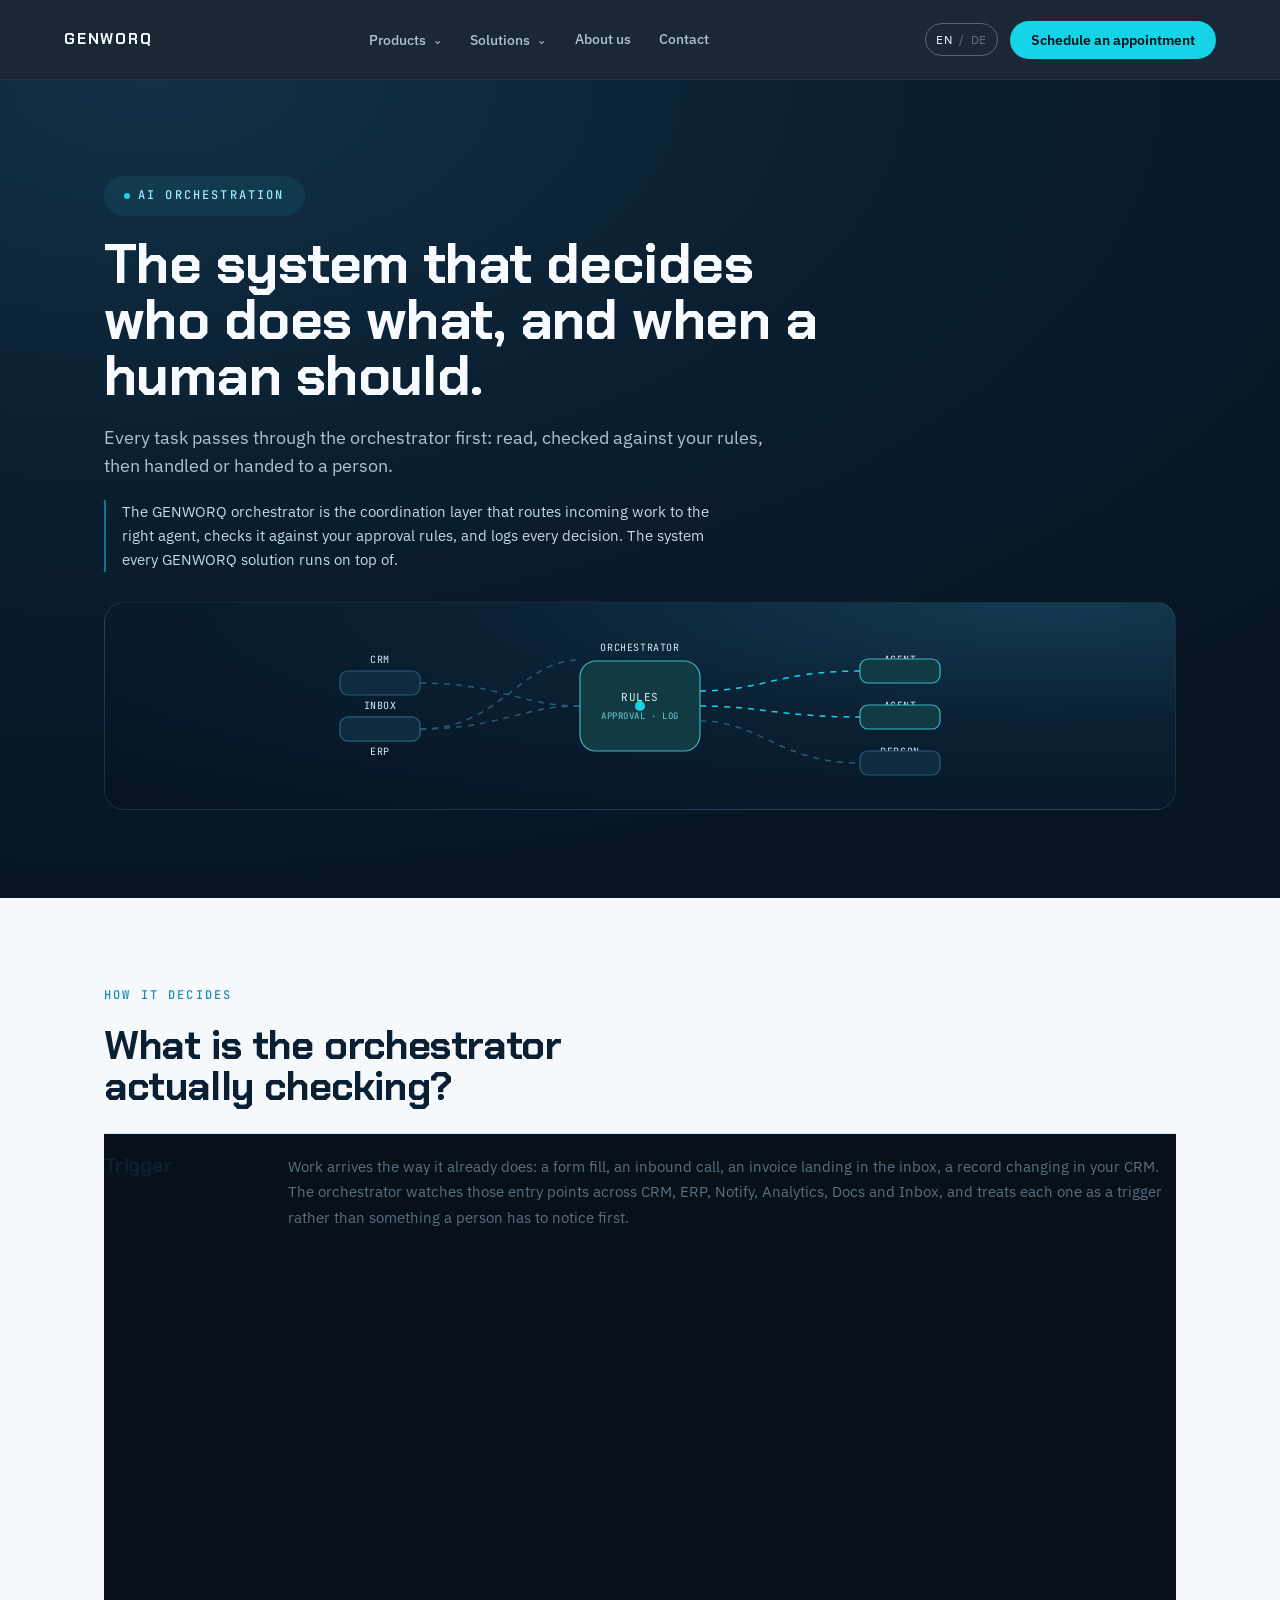
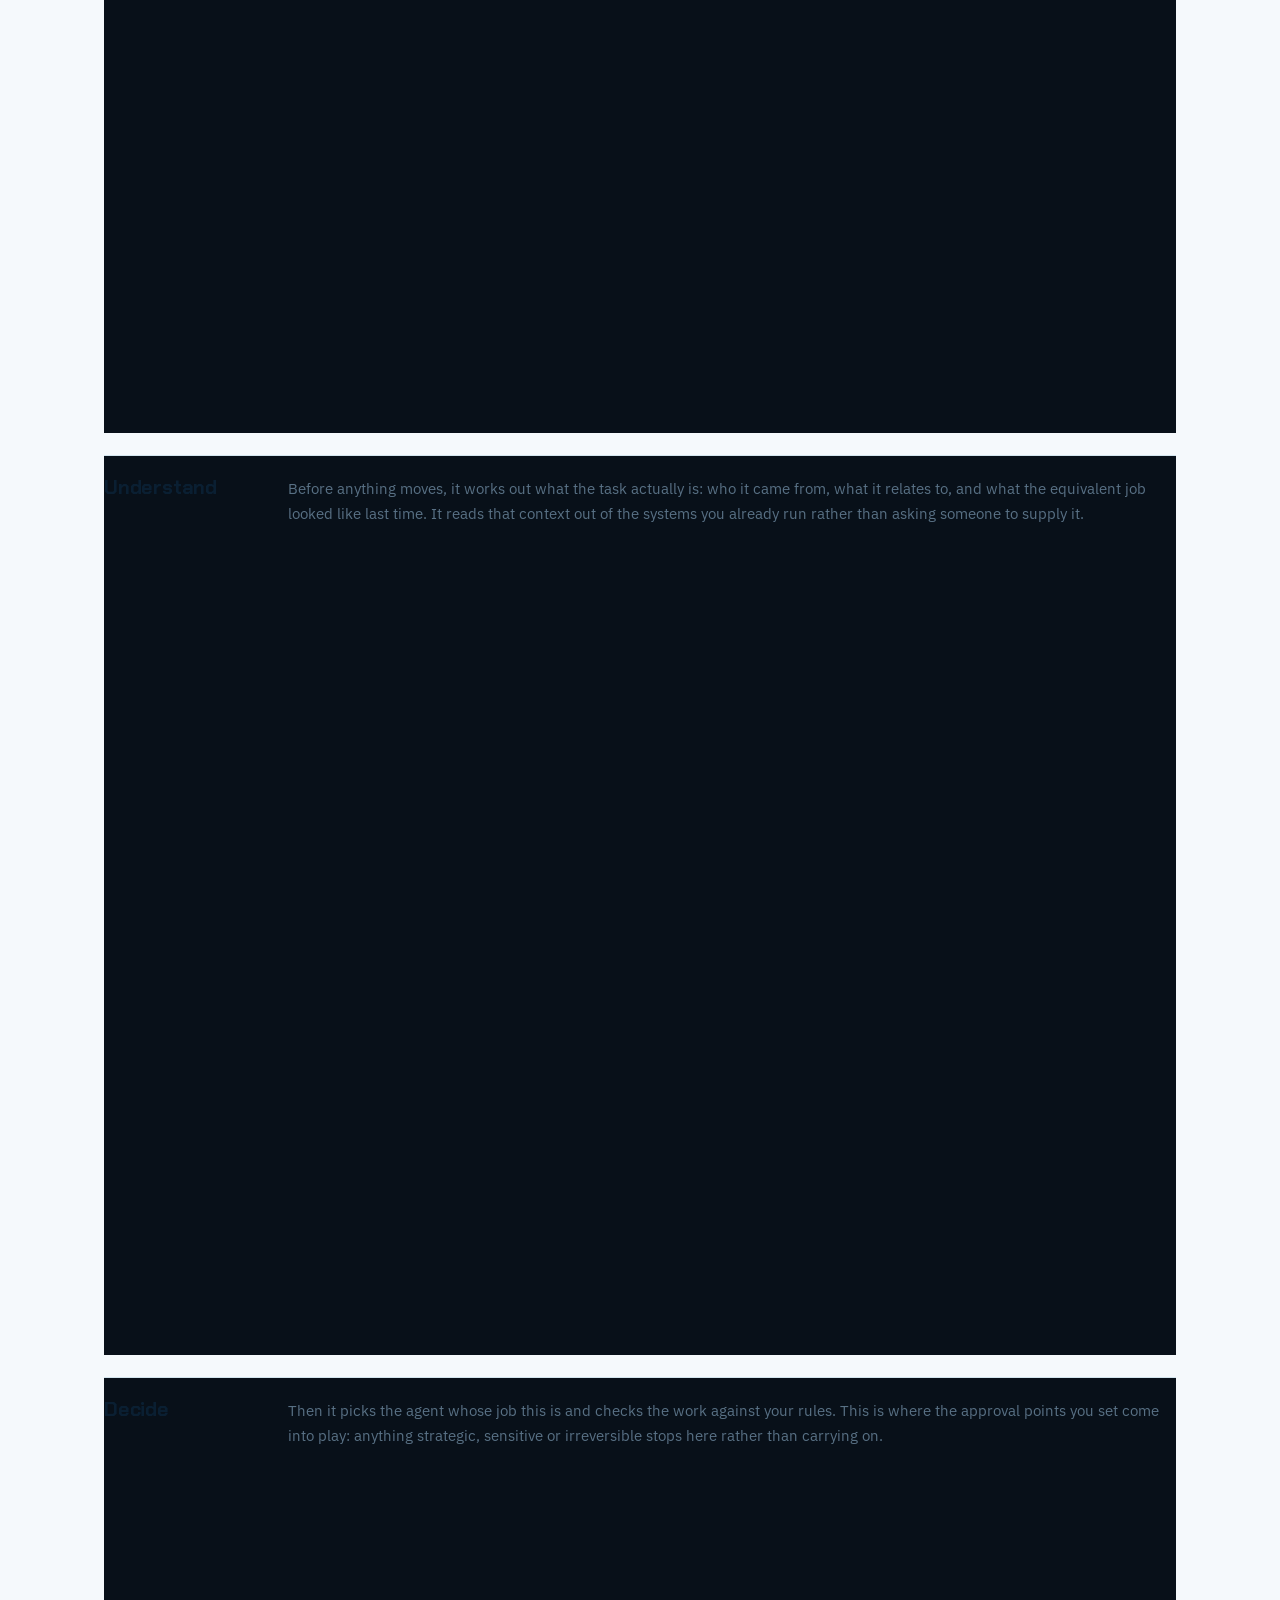
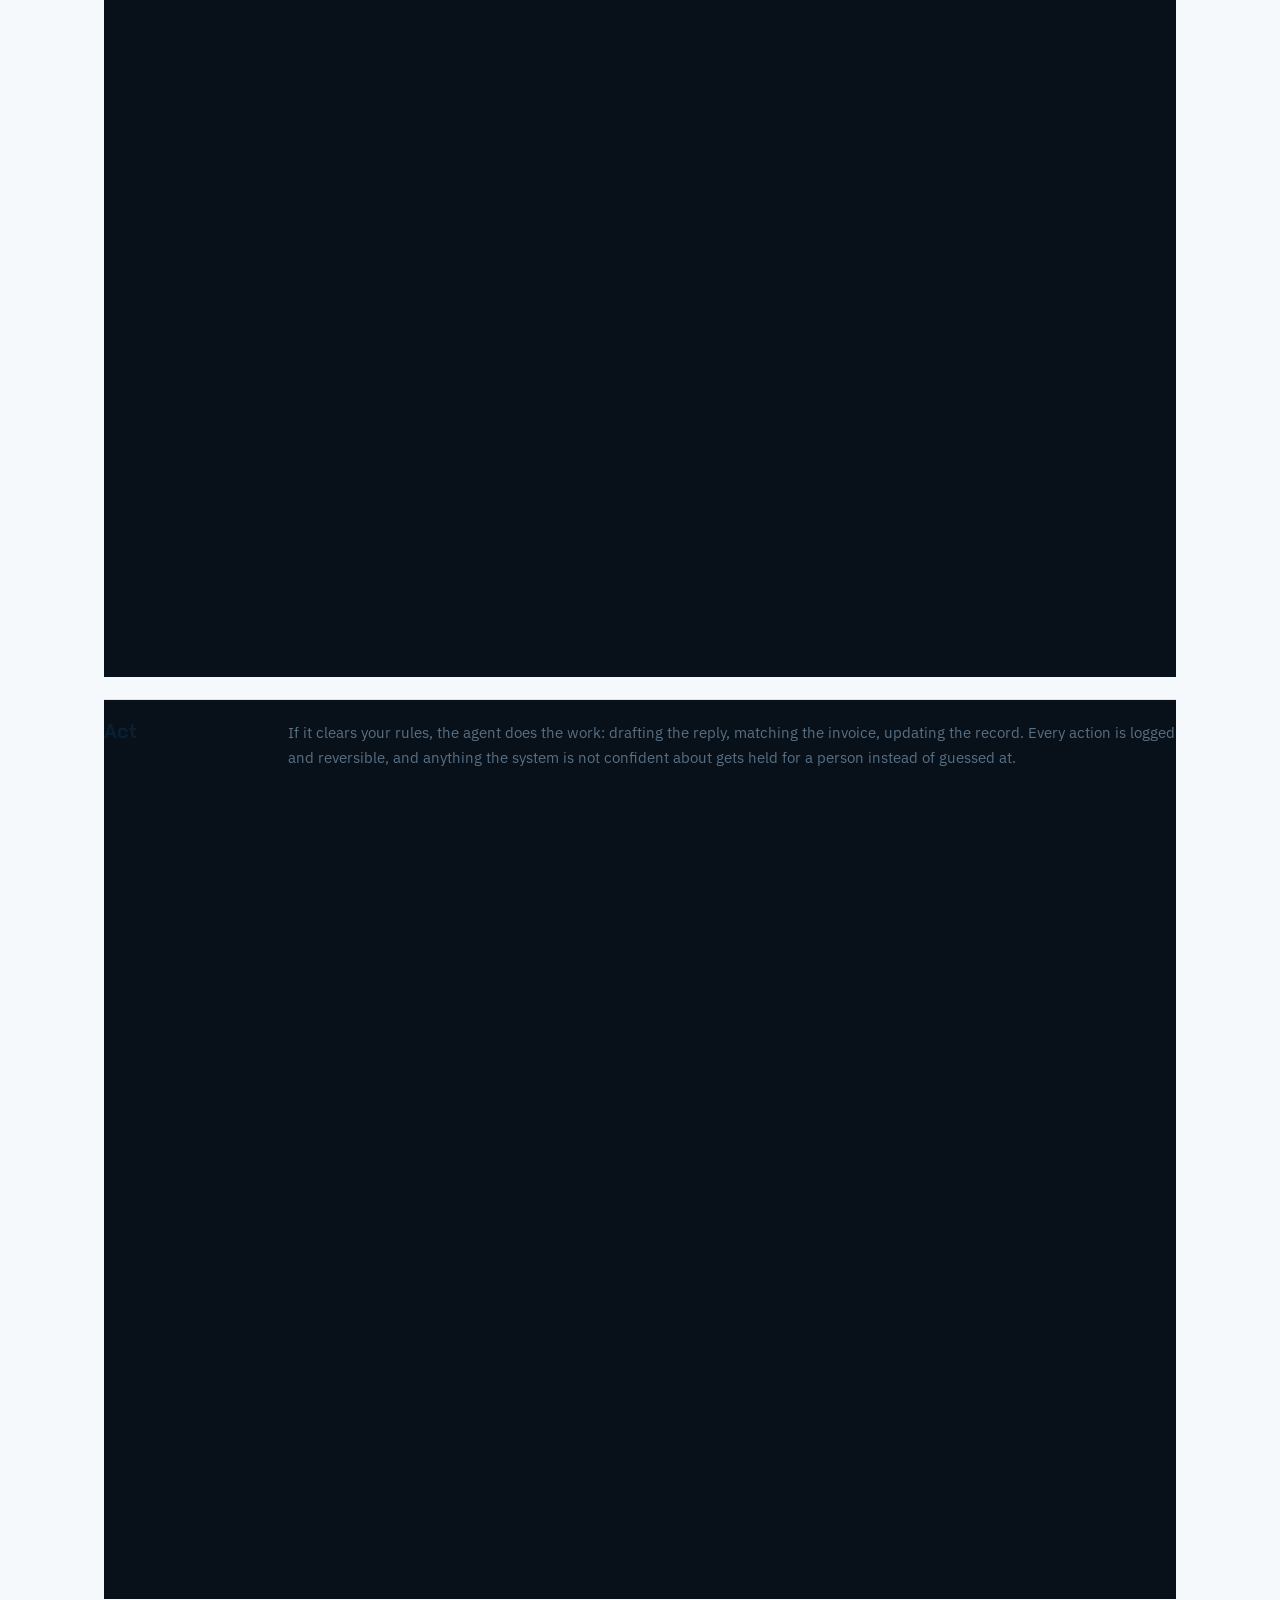
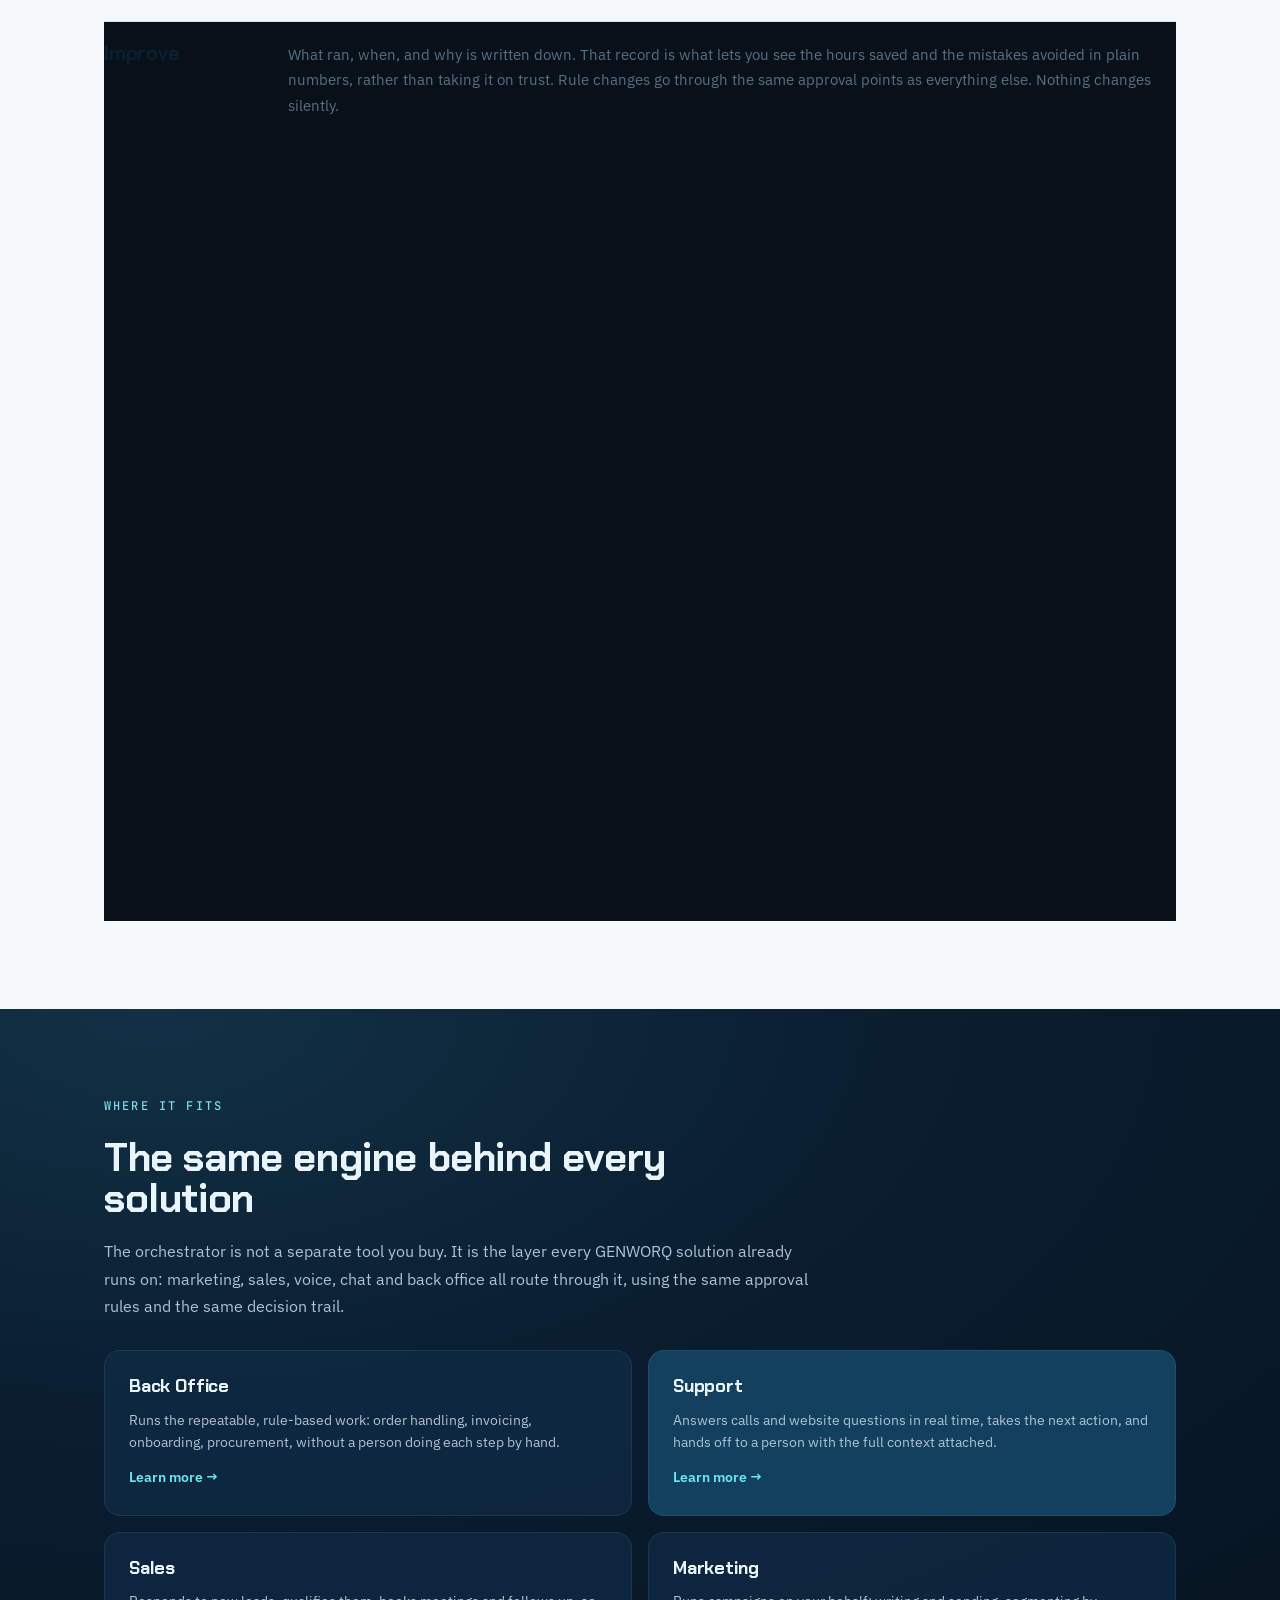
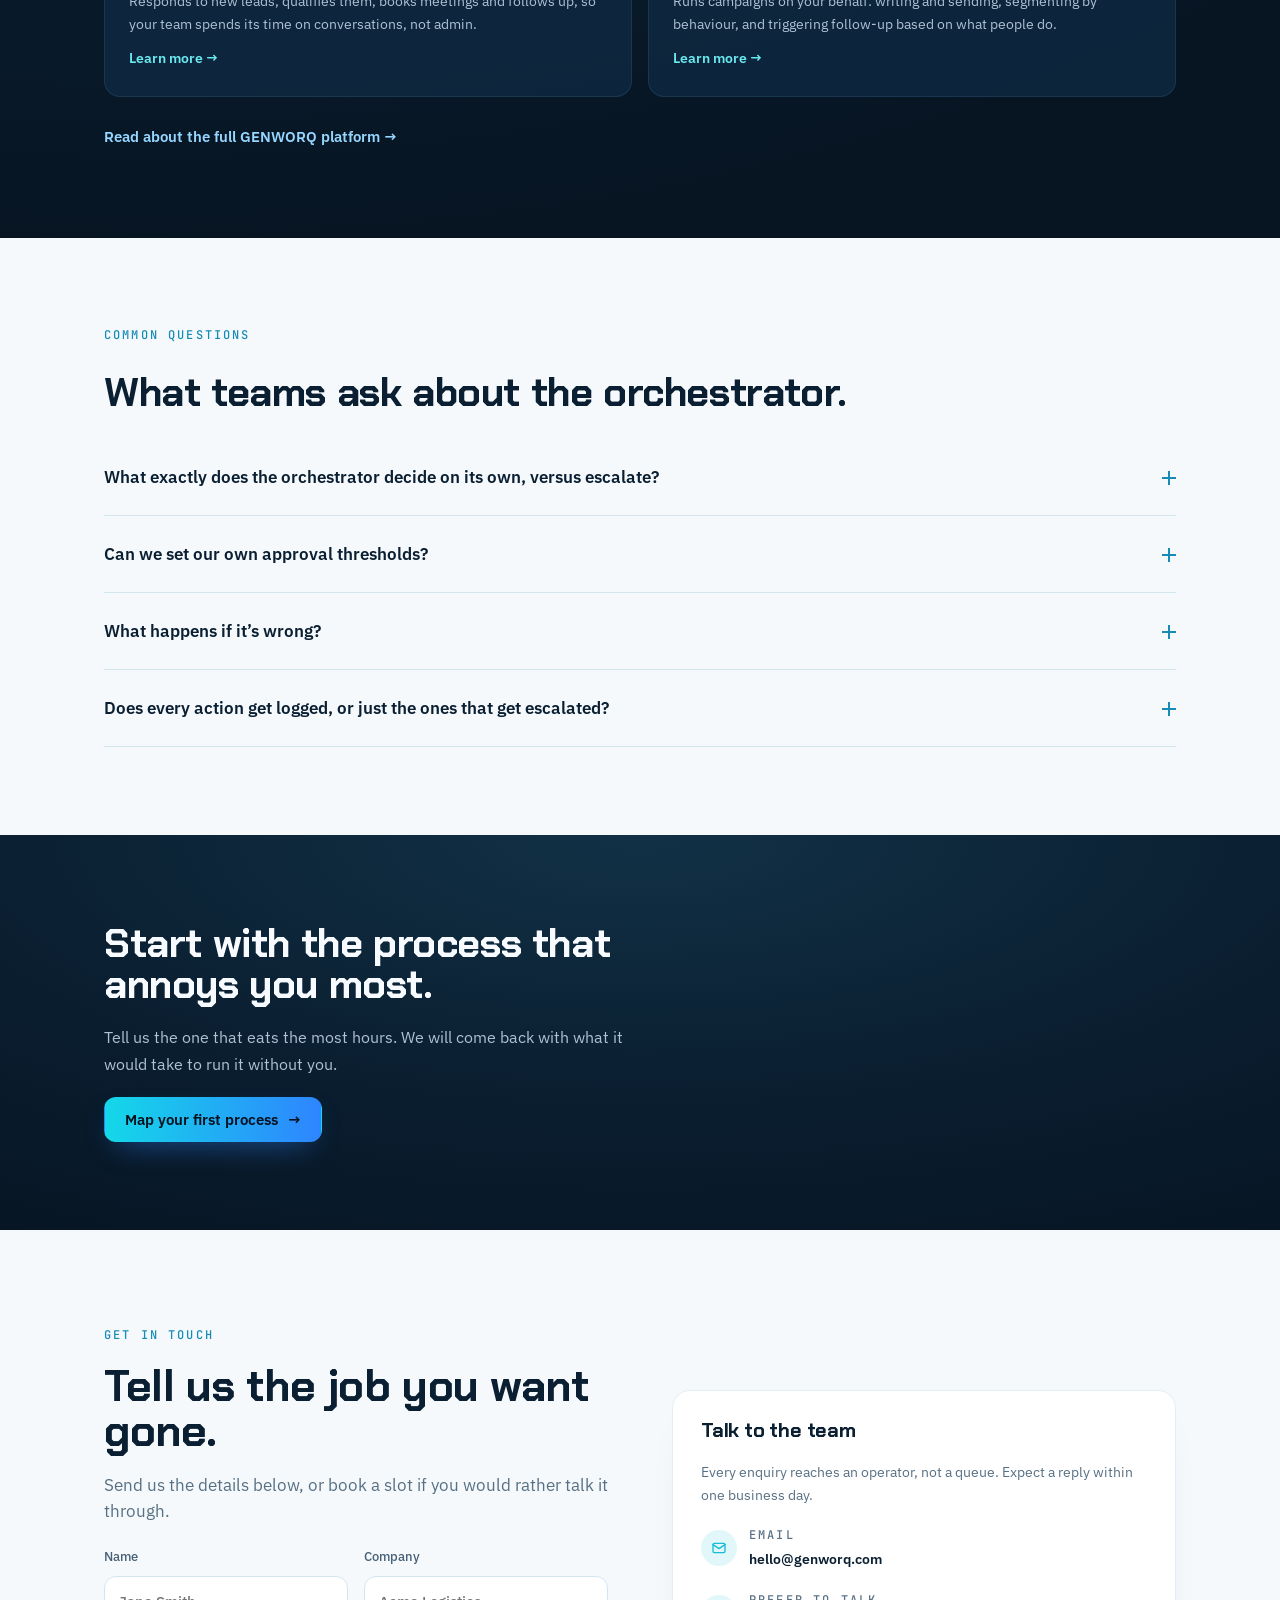
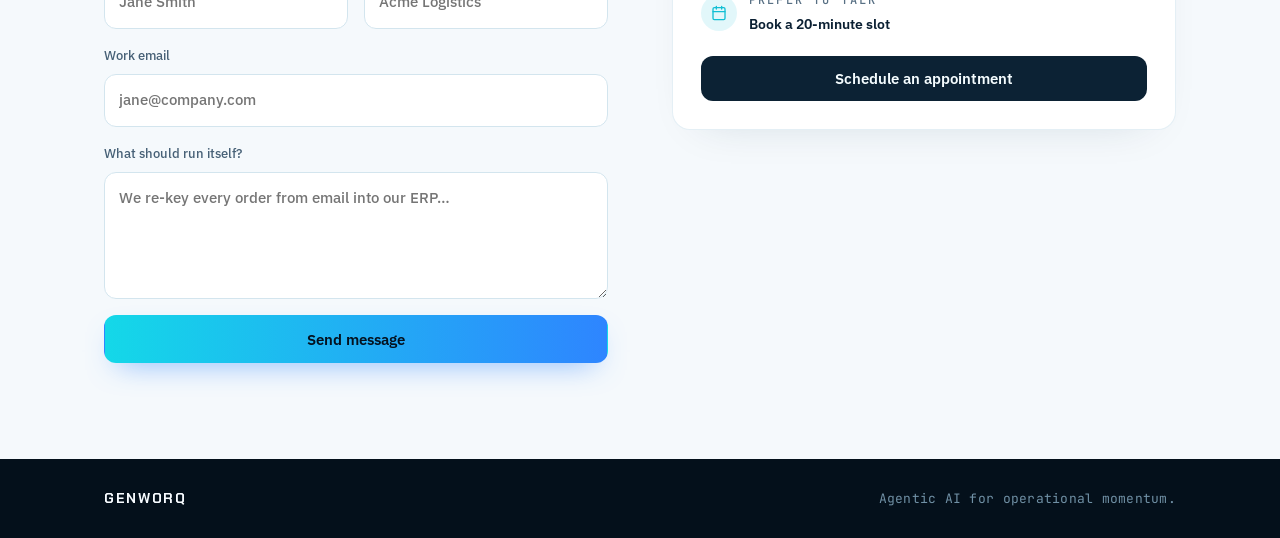
<file: platform/orchestrator.html>
<!doctype html>
<html lang="en" data-lang="en">
<head>
<meta charset="utf-8">
<meta name="viewport" content="width=device-width, initial-scale=1">
<title>AI Agent Orchestrator with Human Approval | Genworq</title>
<meta name="description" content="The Genworq orchestrator reads each task, routes it to the right AI agent, checks it against your human-approval rules, and logs every decision. Nothing runs blind.">
<link rel="canonical" href="https://zabiagentshub.github.io/genworq-site/platform/orchestrator.html">
<meta name="robots" content="index,follow,max-image-preview:large,max-snippet:-1,max-video-preview:-1">
<meta name="theme-color" content="#071523">
<meta property="og:site_name" content="Genworq">
<meta property="og:locale" content="en_US">
<meta property="og:locale:alternate" content="de_DE">
<meta property="og:title" content="AI Agent Orchestrator with Human Approval | Genworq">
<meta property="og:description" content="The Genworq orchestrator reads each task, routes it to the right AI agent, checks it against your human-approval rules, and logs every decision. Nothing runs blind.">
<meta property="og:type" content="website">
<meta property="og:url" content="https://zabiagentshub.github.io/genworq-site/platform/orchestrator.html">
<meta property="og:image" content="https://zabiagentshub.github.io/genworq-site/assets/hero-ending.jpg">
<meta property="og:image:width" content="1920">
<meta property="og:image:height" content="1080">
<meta property="og:image:alt" content="Genworq: luminous strands converging, visualising AI agents coordinating work">
<meta name="twitter:card" content="summary_large_image">
<meta name="twitter:title" content="AI Agent Orchestrator with Human Approval | Genworq">
<meta name="twitter:description" content="The Genworq orchestrator reads each task, routes it to the right AI agent, checks it against your human-approval rules, and logs every decision. Nothing runs blind.">
<meta name="twitter:image" content="https://zabiagentshub.github.io/genworq-site/assets/hero-ending.jpg">
<link rel="icon" href="data:image/svg+xml,%3Csvg xmlns='http://www.w3.org/2000/svg' viewBox='0 0 32 32'%3E%3Crect width='32' height='32' rx='7' fill='%23071523'/%3E%3Cpath d='M16 5v22' stroke='%2315D4E8' stroke-width='2.4' stroke-linecap='round'/%3E%3Cpath d='M8 12h16M10 20h12' stroke='%232E85FF' stroke-width='1.6' stroke-linecap='round' opacity='.85'/%3E%3C/svg%3E">
<link rel="preconnect" href="https://fonts.googleapis.com">
<link rel="preconnect" href="https://fonts.gstatic.com" crossorigin>
<link href="https://fonts.googleapis.com/css2?family=Chakra+Petch:wght@600;700&family=IBM+Plex+Sans:wght@400;500;600&family=JetBrains+Mono:wght@400;500&display=swap" rel="stylesheet">
<link rel="stylesheet" href="../assets/style.css?v=20260823m">
<script type="application/ld+json">{"@context":"https://schema.org","@graph":[{"@type":"Organization","@id":"https://zabiagentshub.github.io/genworq-site/#org","name":"Genworq","url":"https://zabiagentshub.github.io/genworq-site/","email":"hello@genworq.com","logo":{"@type":"ImageObject","url":"https://zabiagentshub.github.io/genworq-site/assets/og-logo.png","width":512,"height":512},"description":"Genworq builds agentic AI systems: coordinated crews of AI agents that research, decide and execute across a company’s CRM, inbox and operations stack, with human approval gates and a full decision trail.","knowsAbout":["AI agents","agentic AI","business process automation","AI voice agents","AI chatbots","sales automation","marketing automation","AI orchestration","human-in-the-loop automation"],"areaServed":["DE","AT","CH","EU"],"availableLanguage":["en","de"],"contactPoint":{"@type":"ContactPoint","contactType":"sales","email":"hello@genworq.com","availableLanguage":["en","de"]}},{"@type":"WebSite","@id":"https://zabiagentshub.github.io/genworq-site/#website","url":"https://zabiagentshub.github.io/genworq-site/","name":"Genworq","publisher":{"@id":"https://zabiagentshub.github.io/genworq-site/#org"},"inLanguage":["en","de"]},{"@type":"WebPage","@id":"https://zabiagentshub.github.io/genworq-site/platform/orchestrator.html#webpage","url":"https://zabiagentshub.github.io/genworq-site/platform/orchestrator.html","name":"AI Agent Orchestrator with Human Approval | Genworq","description":"The Genworq orchestrator reads each task, routes it to the right AI agent, checks it against your human-approval rules, and logs every decision. Nothing runs blind.","isPartOf":{"@id":"https://zabiagentshub.github.io/genworq-site/#website"},"about":{"@id":"https://zabiagentshub.github.io/genworq-site/#org"},"inLanguage":"en","primaryImageOfPage":{"@type":"ImageObject","url":"https://zabiagentshub.github.io/genworq-site/assets/hero-ending.jpg","width":1920,"height":1080}},{"@type":"BreadcrumbList","itemListElement":[{"@type":"ListItem","position":1,"name":"Home","item":"https://zabiagentshub.github.io/genworq-site/"},{"@type":"ListItem","position":2,"name":"Platform","item":"https://zabiagentshub.github.io/genworq-site/platform.html"},{"@type":"ListItem","position":3,"name":"The Orchestrator","item":"https://zabiagentshub.github.io/genworq-site/platform/orchestrator.html"}]},{"@type":"Service","@id":"https://zabiagentshub.github.io/genworq-site/platform/orchestrator.html#service","name":"Genworq Orchestrator","serviceType":"AI agent orchestration","description":"The Genworq orchestrator reads each task, routes it to the right AI agent, checks it against your human-approval rules, and logs every decision. Nothing runs blind.","provider":{"@id":"https://zabiagentshub.github.io/genworq-site/#org"},"areaServed":["DE","AT","CH","EU"],"availableLanguage":["en","de"],"url":"https://zabiagentshub.github.io/genworq-site/platform/orchestrator.html"},{"@type":"FAQPage","mainEntity":[{"@type":"Question","name":"What exactly does the orchestrator decide on its own, versus escalate?","acceptedAnswer":{"@type":"Answer","text":"It handles the work that clears your rules and escalates everything else. Strategic, sensitive or irreversible actions stop at the approval points you set, and anything the system is not confident about gets held for a person instead of guessed at."}},{"@type":"Question","name":"Can we set our own approval thresholds?","acceptedAnswer":{"@type":"Answer","text":"Yes. You define the policy, access and operational constraints before agents take action, and you decide which steps always need sign-off. You configure them directly, and only the people you designate can change them."}},{"@type":"Question","name":"What happens if it’s wrong?","acceptedAnswer":{"@type":"Answer","text":"Every action is logged and reversible. You can see what the agent used, why it decided, and where the work moved next, so a wrong call can be traced and undone rather than found out about later."}},{"@type":"Question","name":"Does every action get logged, or just the ones that get escalated?","acceptedAnswer":{"@type":"Answer","text":"Every action. The decision trail covers what ran, not only what stopped for a human. That record is what teams use to check what happened instead of taking it on trust."}}]}]}</script>
</head>
<body class="pg">
<a class="skip" href="#main"><span class="en">Skip to content</span><span class="de">Zum Inhalt springen</span></a>
<header class="nav solid" id="nav">
  <a class="brand" href="../index.html">GENWORQ</a>
  <nav class="nav-links" id="navlinks" aria-label="Main">
    <div class="dd"><button type="button" aria-expanded="false" aria-haspopup="true"><span class="en">Products</span><span class="de">Produkte</span> <i>⌄</i></button>
      <div class="dd-panel"><span class="dd-h"><span class="en">The platform</span><span class="de">Die Plattform</span></span><a href="../platform.html"><b><span class="en">Platform overview</span><span class="de">Plattform-Überblick</span></b><small><span class="en">How the whole system fits together</span><span class="de">Wie das ganze System zusammenpasst</span></small></a><a href="../platform/orchestrator.html"><b><span class="en">The Orchestrator</span><span class="de">Der Orchestrator</span></b><small><span class="en">The layer that decides who does what</span><span class="de">Die Schicht, die entscheidet, wer was tut</span></small></a><span class="dd-h"><span class="en">Customer-facing agents</span><span class="de">Agenten im Kundenkontakt</span></span><a href="../solutions/ai-chatbots.html"><b><span class="en">AI Chatbots</span><span class="de">KI-Chatbots</span></b><small><span class="en">Trained on your documents, answers 24/7</span><span class="de">Auf Ihren Dokumenten trainiert, antwortet 24/7</span></small></a><a href="../solutions/ai-voice-agents.html"><b><span class="en">AI Voice Agents</span><span class="de">KI-Voice-Agenten</span></b><small><span class="en">Every call answered, day or night</span><span class="de">Jeder Anruf beantwortet, Tag und Nacht</span></small></a><span class="dd-h"><span class="en">Control</span><span class="de">Kontrolle</span></span><a href="../platform.html#governance"><b><span class="en">Human-in-the-Loop Controls</span><span class="de">Human-in-the-Loop-Kontrollen</span></b><small><span class="en">Approval gates, live dashboard, full audit trail</span><span class="de">Freigaben, Live-Dashboard, vollständiger Prüfpfad</span></small></a><a class="dd-all" href="../platform.html"><span class="en">Explore the platform →</span><span class="de">Die Plattform entdecken →</span></a></div></div>
    <div class="dd"><button type="button" aria-expanded="false" aria-haspopup="true"><span class="en">Solutions</span><span class="de">Lösungen</span> <i>⌄</i></button>
      <div class="dd-panel"><span class="dd-h"><span class="en">Automation services</span><span class="de">Automatisierungs-Services</span></span><a href="../solutions/business-process-automation.html"><b><span class="en">Business Process Automation</span><span class="de">Business Process Automation</span></b><small><span class="en">Orders, invoicing and onboarding run end to end</span><span class="de">Bestellungen, Rechnungen und Onboarding, Ende-zu-Ende</span></small></a><a href="../solutions/sales-automation.html"><b><span class="en">Sales Automation</span><span class="de">Sales Automation</span></b><small><span class="en">Every lead scored, answered and booked in minutes</span><span class="de">Jeder Lead in Minuten qualifiziert, beantwortet, gebucht</span></small></a><a href="../solutions/marketing-automation.html"><b><span class="en">Marketing Automation</span><span class="de">Marketing Automation</span></b><small><span class="en">Campaigns written, sent and followed up in your voice</span><span class="de">Kampagnen geschrieben, gesendet und nachgefasst, in Ihrer Stimme</span></small></a><a href="../solutions/ecommerce-automation.html"><b><span class="en">E-commerce Service Automation</span><span class="de">E-Commerce-Service-Automatisierung</span></b><small><span class="en">Order status, returns and product advice, handled 24/7</span><span class="de">Bestellstatus, Retouren und Produktberatung, rund um die Uhr</span></small></a><a class="dd-all" href="../solutions.html"><span class="en">View all solutions →</span><span class="de">Alle Lösungen ansehen →</span></a></div></div>
    <a href="../index.html#trust"><span class="en">About us</span><span class="de">Über uns</span></a>
    <a href="#contact"><span class="en">Contact</span><span class="de">Kontakt</span></a>
  </nav>
  <div class="nav-right">
    <button class="lang" id="langbtn" type="button" aria-label="Switch language / Sprache wechseln"><span data-l="en">EN</span><i>/</i><span data-l="de">DE</span></button>
    <a class="btn btn-aqua btn-sm" href="#contact"><span class="en">Schedule an appointment</span><span class="de">Termin vereinbaren</span></a>
    <button class="burger" id="burger" type="button" aria-expanded="false" aria-controls="navlinks" aria-label="Menu"><span></span><span></span></button>
  </div>
</header>
<main id="main" tabindex="-1">
<section class="phero"><div class="wrap">
  <span class="badge"><i></i>AI Orchestration</span>
  <h1>The system that decides who does what, and when a human should.</h1>
  <p class="lead">Every task passes through the orchestrator first: read, checked against your rules, then handled or handed to a person.</p>
  <p class="def">The GENWORQ orchestrator is the coordination layer that routes incoming work to the right agent, checks it against your approval rules, and logs every decision. The system every GENWORQ solution runs on top of.</p>
  <div class="vis" style="height:auto;padding:28px 20px;margin-top:10px"><svg viewBox="0 0 640 150" style="width:100%;height:150px">
    <g class="t" style="font-size:10px"><text x="60" y="32">CRM</text><text x="60" y="78">INBOX</text><text x="60" y="124">ERP</text><text x="320" y="20">ORCHESTRATOR</text><text x="580" y="32">AGENT</text><text x="580" y="78">AGENT</text><text x="580" y="124">PERSON</text></g>
    <g><rect class="n" x="20" y="40" width="80" height="24" rx="8"/><rect class="n" x="20" y="86" width="80" height="24" rx="8"/><rect class="n" x="20" y="132" width="80" height="24" rx="8" transform="translate(0,-46)"/></g>
    <path class="l flow" d="M100 52 C180 52 200 75 260 75"/><path class="l flow" d="M100 98 C180 98 200 75 260 75"/><path class="l flow" d="M100 144 C180 144 200 75 260 75" transform="translate(0,-46)"/>
    <rect class="n on" x="260" y="30" width="120" height="90" rx="16"/><text class="t" x="320" y="70" style="font-size:11px">RULES</text><text class="t" x="320" y="88" style="font-size:9px;fill:#6ECFDA">APPROVAL · LOG</text>
    <path class="l on flow" d="M380 60 C440 60 460 40 540 40"/><path class="l on flow" d="M380 75 C440 75 460 86 540 86"/><path class="l flow" d="M380 90 C440 90 460 132 540 132"/>
    <rect class="n on" x="540" y="28" width="80" height="24" rx="8"/><rect class="n on" x="540" y="74" width="80" height="24" rx="8"/><rect class="n" x="540" y="120" width="80" height="24" rx="8"/>
    <circle class="tk pulse" cx="320" cy="75" r="5"/>
  </svg></div>
</div></section>
<section class="psec light"><div class="wrap reveal">
  <span class="kicker">How it decides</span><h2>What is the orchestrator actually checking?</h2>
  <div class="stages">
    <div class="stage"><h3>Trigger</h3><p>Work arrives the way it already does: a form fill, an inbound call, an invoice landing in the inbox, a record changing in your CRM. The orchestrator watches those entry points across CRM, ERP, Notify, Analytics, Docs and Inbox, and treats each one as a trigger rather than something a person has to notice first.</p></div>
    <div class="stage"><h3>Understand</h3><p>Before anything moves, it works out what the task actually is: who it came from, what it relates to, and what the equivalent job looked like last time. It reads that context out of the systems you already run rather than asking someone to supply it.</p></div>
    <div class="stage"><h3>Decide</h3><p>Then it picks the agent whose job this is and checks the work against your rules. This is where the approval points you set come into play: anything strategic, sensitive or irreversible stops here rather than carrying on.</p></div>
    <div class="stage"><h3>Act</h3><p>If it clears your rules, the agent does the work: drafting the reply, matching the invoice, updating the record. Every action is logged and reversible, and anything the system is not confident about gets held for a person instead of guessed at.</p></div>
    <div class="stage"><h3>Improve</h3><p>What ran, when, and why is written down. That record is what lets you see the hours saved and the mistakes avoided in plain numbers, rather than taking it on trust. Rule changes go through the same approval points as everything else. Nothing changes silently.</p></div>
  </div>
</div></section>
<section class="psec dark"><div class="wrap reveal">
  <span class="kicker">Where it fits</span><h2>The same engine behind every solution</h2>
  <p class="body" style="color:#AFC1D4">The orchestrator is not a separate tool you buy. It is the layer every GENWORQ solution already runs on: marketing, sales, voice, chat and back office all route through it, using the same approval rules and the same decision trail.</p>
  <div class="dgrid">
    <a class="dcard" href="../solutions/business-process-automation.html"><h3>Back Office</h3><p>Runs the repeatable, rule-based work: order handling, invoicing, onboarding, procurement, without a person doing each step by hand.</p><span class="more">Learn more →</span></a>
    <a class="dcard hi" href="../solutions.html"><h3>Support</h3><p>Answers calls and website questions in real time, takes the next action, and hands off to a person with the full context attached.</p><span class="more">Learn more →</span></a>
    <a class="dcard" href="../solutions/sales-automation.html"><h3>Sales</h3><p>Responds to new leads, qualifies them, books meetings and follows up, so your team spends its time on conversations, not admin.</p><span class="more">Learn more →</span></a>
    <a class="dcard" href="../solutions/marketing-automation.html"><h3>Marketing</h3><p>Runs campaigns on your behalf: writing and sending, segmenting by behaviour, and triggering follow-up based on what people do.</p><span class="more">Learn more →</span></a>
  </div>
  <a class="morelink" href="../platform.html">Read about the full GENWORQ platform →</a>
</div></section><section class="faq"><div class="wrap reveal">
  <span class="kicker">Common questions</span><h2 class="sec-h2" style="font-size:clamp(28px,3.4vw,40px)">What teams ask about the orchestrator.</h2>
  <div><details><summary>What exactly does the orchestrator decide on its own, versus escalate?<i></i></summary><p class="ans">It handles the work that clears your rules and escalates everything else. Strategic, sensitive or irreversible actions stop at the approval points you set, and anything the system is not confident about gets held for a person instead of guessed at.</p></details><details><summary>Can we set our own approval thresholds?<i></i></summary><p class="ans">Yes. You define the policy, access and operational constraints before agents take action, and you decide which steps always need sign-off. You configure them directly, and only the people you designate can change them.</p></details><details><summary>What happens if it’s wrong?<i></i></summary><p class="ans">Every action is logged and reversible. You can see what the agent used, why it decided, and where the work moved next, so a wrong call can be traced and undone rather than found out about later.</p></details><details><summary>Does every action get logged, or just the ones that get escalated?<i></i></summary><p class="ans">Every action. The decision trail covers what ran, not only what stopped for a human. That record is what teams use to check what happened instead of taking it on trust.</p></details></div>
</div></section><section class="ctab reveal"><div class="wrap">
  <h2><span class="en">Start with the process that annoys you most.</span><span class="de">Fangen Sie mit dem Prozess an, der am meisten nervt.</span></h2>
  <p><span class="en">Tell us the one that eats the most hours. We will come back with what it would take to run it without you.</span><span class="de">Nennen Sie uns den, der die meisten Stunden frisst. Wir kommen zurück mit dem, was nötig wäre, damit er ohne Sie läuft.</span></p>
  <a class="btn btn-grad" href="#contact"><span class="en">Map your first process</span><span class="de">Ersten Prozess skizzieren</span> <i>→</i></a>
</div></section><section class="contact" id="contact"><div class="wrap two">
  <div class="copy">
    <span class="kicker"><span class="en">Get in touch</span><span class="de">Kontakt</span></span>
    <h2><span class="en">Tell us the job you want gone.</span><span class="de">Sagen Sie uns, welche Aufgabe verschwinden soll.</span></h2>
    <p class="lead"><span class="en">Send us the details below, or book a slot if you would rather talk it through.</span><span class="de">Schicken Sie uns die Details unten, oder buchen Sie einen Termin, wenn Sie lieber sprechen.</span></p>
    <form class="form" id="form" novalidate>
      <div class="row">
        <label><span>Name</span><input name="name" type="text" required autocomplete="name" data-ph-en="Jane Smith" data-ph-de="Max Mustermann"></label>
        <label><span><span class="en">Company</span><span class="de">Firma</span></span><input name="company" type="text" autocomplete="organization" data-ph-en="Acme Logistics" data-ph-de="Muster Logistik"></label>
      </div>
      <label><span><span class="en">Work email</span><span class="de">Geschäftliche E-Mail</span></span><input name="email" type="email" required autocomplete="email" data-ph-en="jane@company.com" data-ph-de="max@firma.de"></label>
      <label><span><span class="en">What should run itself?</span><span class="de">Was soll von selbst laufen?</span></span><textarea name="msg" rows="4" data-ph-en="We re-key every order from email into our ERP…" data-ph-de="Wir tippen jede Bestellung aus E-Mails ins ERP ab…"></textarea></label>
      <button class="btn btn-grad wide" type="submit"><span class="en">Send message</span><span class="de">Nachricht senden</span></button>
      <p class="success" role="status" aria-live="polite" hidden><span class="en">Thanks. Your message is ready in your email app. We reply within one business day.</span><span class="de">Danke. Ihre Nachricht liegt in Ihrem E-Mail-Programm bereit. Wir antworten innerhalb eines Werktags.</span></p>
    </form>
  </div>
  <aside class="ccard reveal">
    <h3><span class="en">Talk to the team</span><span class="de">Mit dem Team sprechen</span></h3>
    <p><span class="en">Every enquiry reaches an operator, not a queue. Expect a reply within one business day.</span><span class="de">Jede Anfrage erreicht einen Menschen, keine Warteschlange. Antwort innerhalb eines Werktags.</span></p>
    <div class="crow"><span class="ci"><svg viewBox="0 0 24 24"><rect x="3" y="5" width="18" height="14" rx="2"/><path d="m3 7 9 6 9-6"/></svg></span><div><small><span class="en">Email</span><span class="de">E-Mail</span></small><a href="mailto:hello@genworq.com">hello@genworq.com</a></div></div>
    <div class="crow"><span class="ci"><svg viewBox="0 0 24 24"><rect x="3" y="4" width="18" height="18" rx="2"/><path d="M16 2v4M8 2v4M3 10h18"/></svg></span><div><small><span class="en">Prefer to talk</span><span class="de">Lieber sprechen</span></small><b><span class="en">Book a 20-minute slot</span><span class="de">20-Minuten-Termin buchen</span></b></div></div>
    <a class="btn btn-ink" href="mailto:hello@genworq.com?subject=Schedule%20an%20appointment"><span class="en">Schedule an appointment</span><span class="de">Termin vereinbaren</span></a>
  </aside>
</div></section></main>
<footer class="foot"><div class="wrap"><span class="fbrand">GENWORQ</span><span class="ftag"><span class="en">Agentic AI for operational momentum.</span><span class="de">Agentische KI für operativen Schwung.</span></span></div></footer>
<script src="../assets/pages.js?v=20260823m" defer></script>
</body>
</html>
</file>
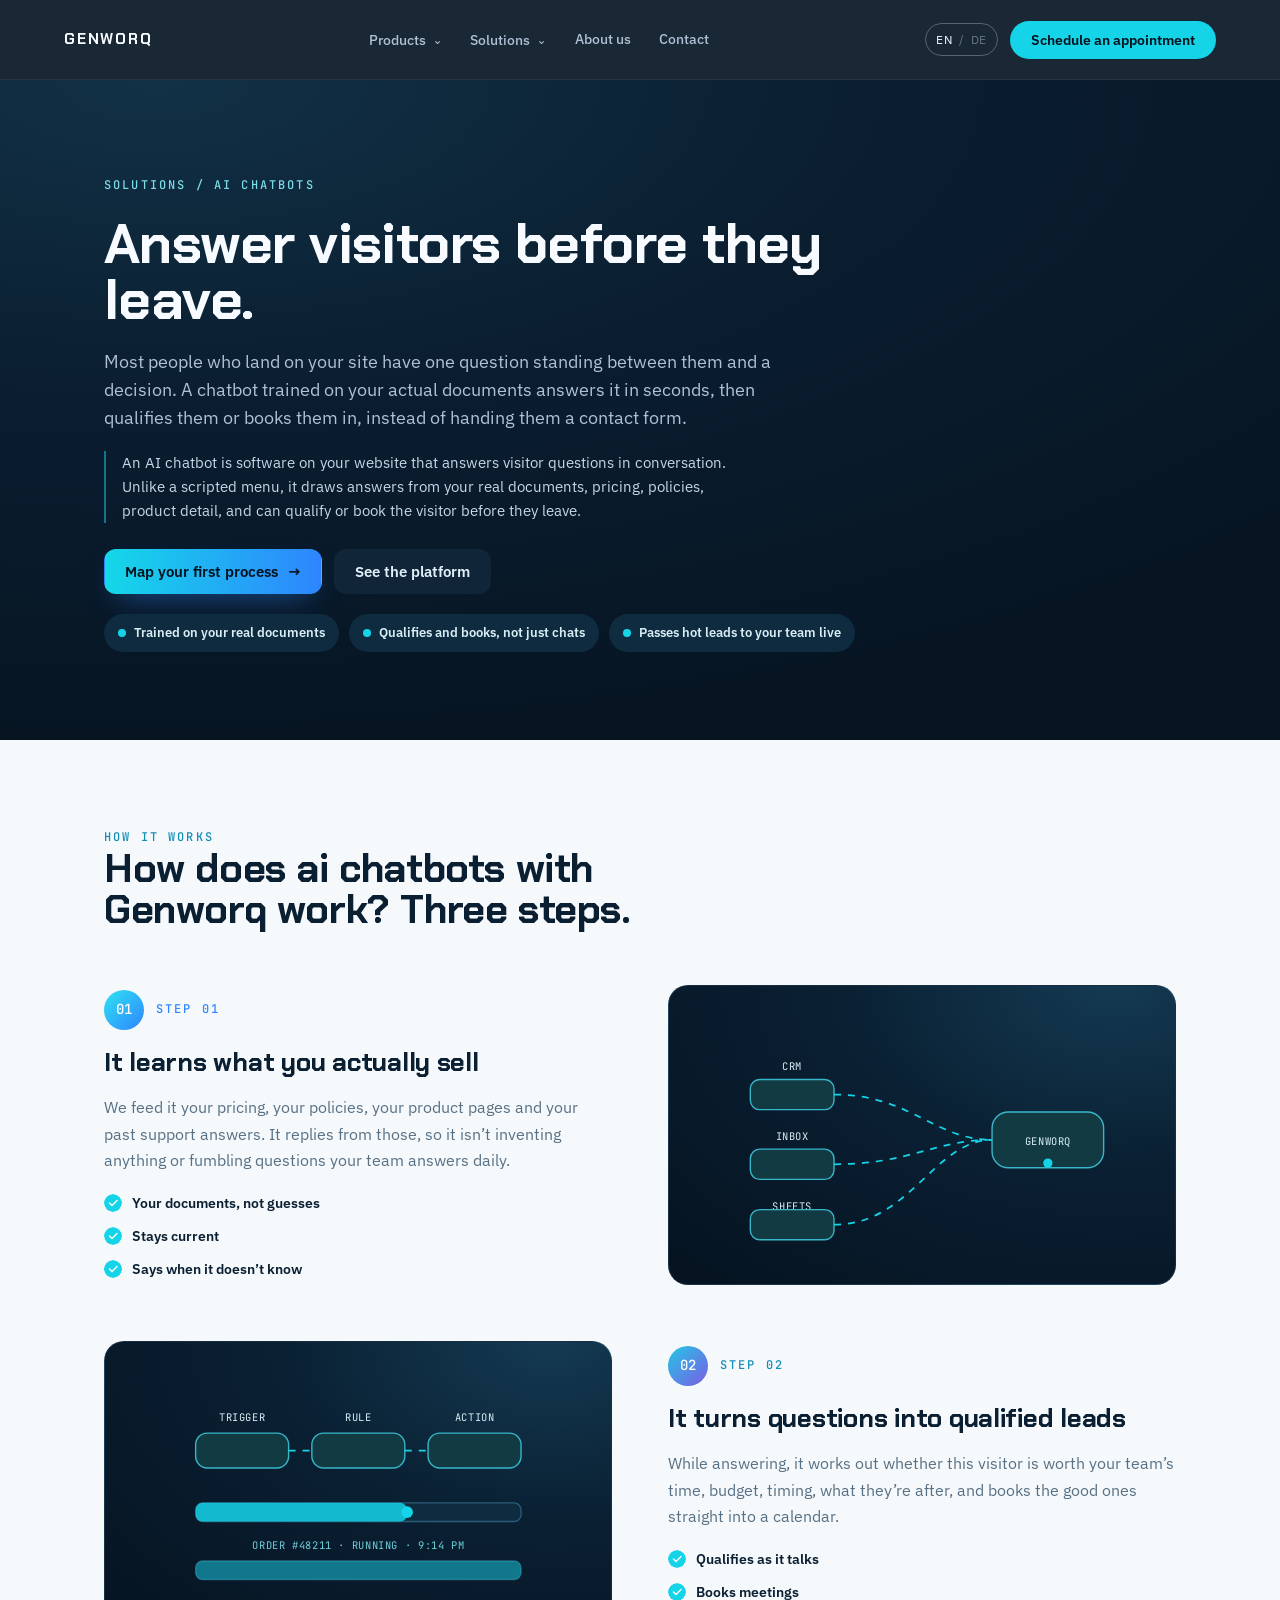
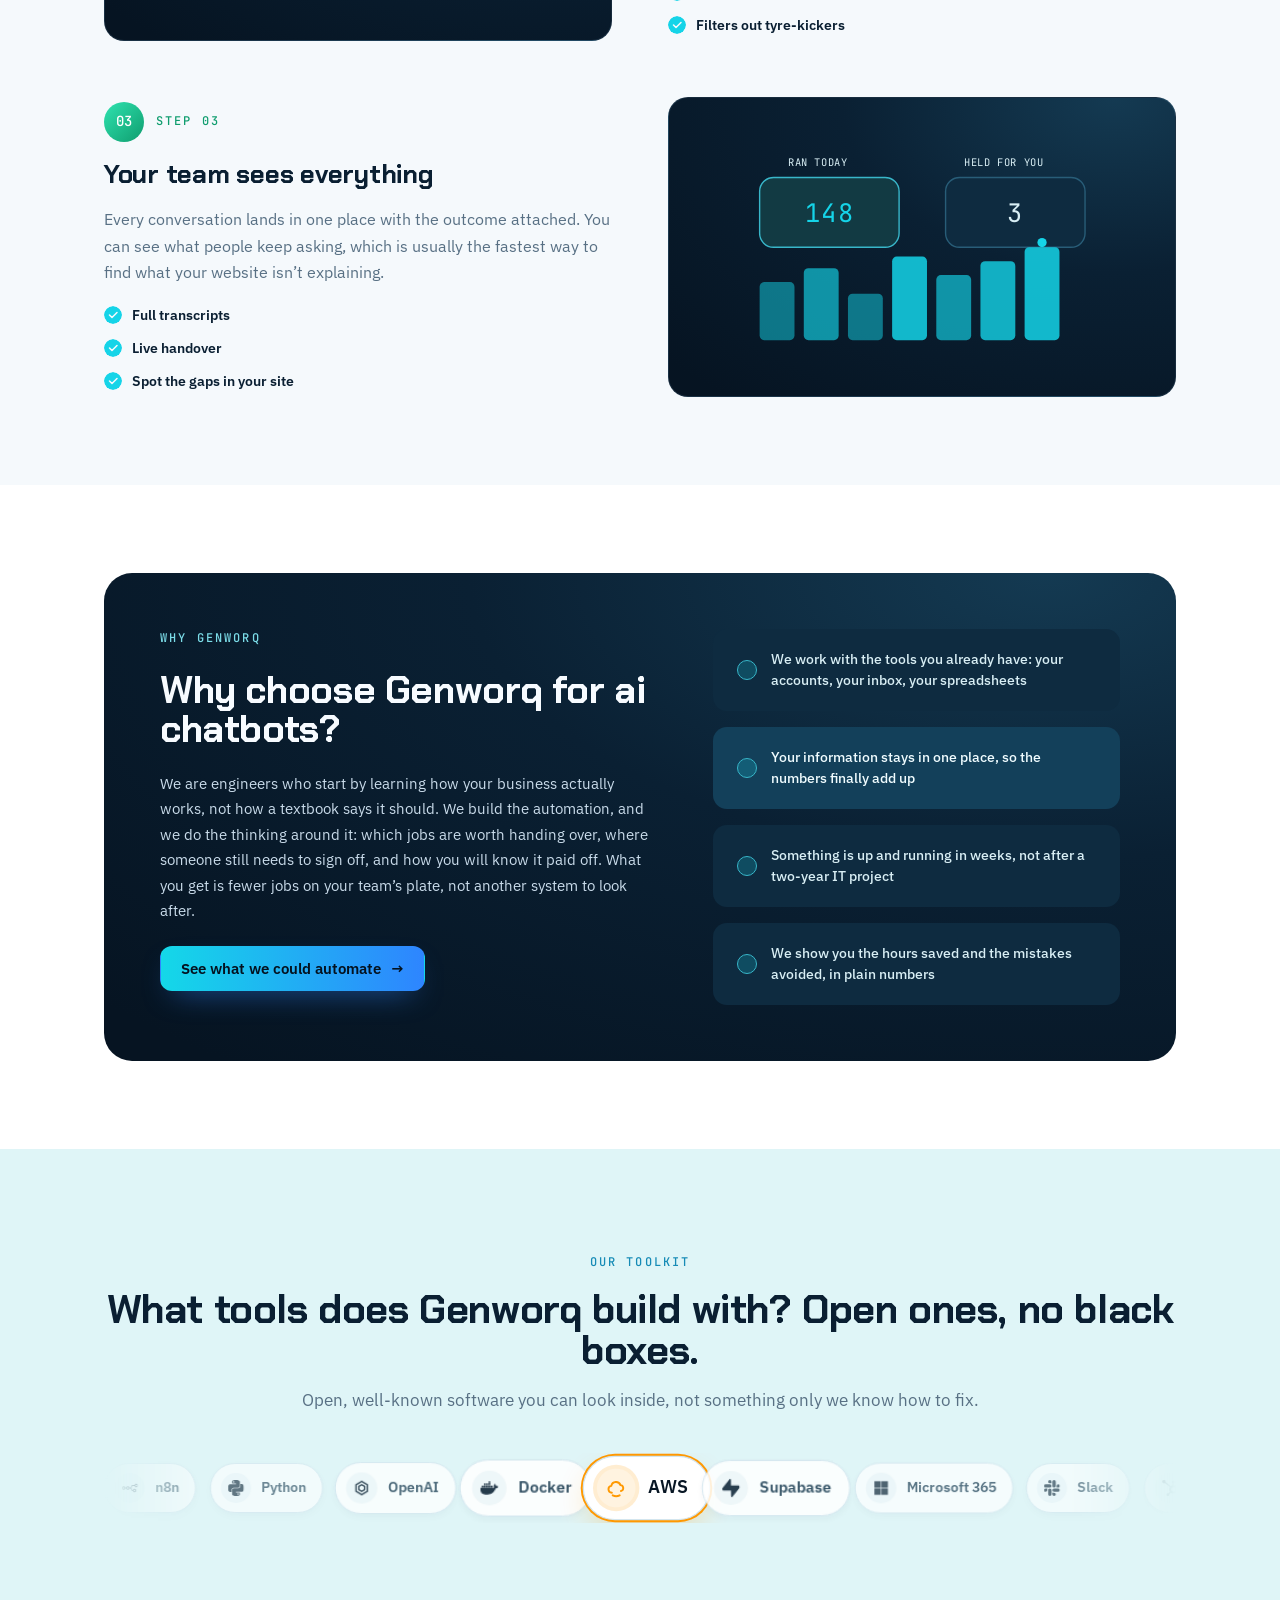
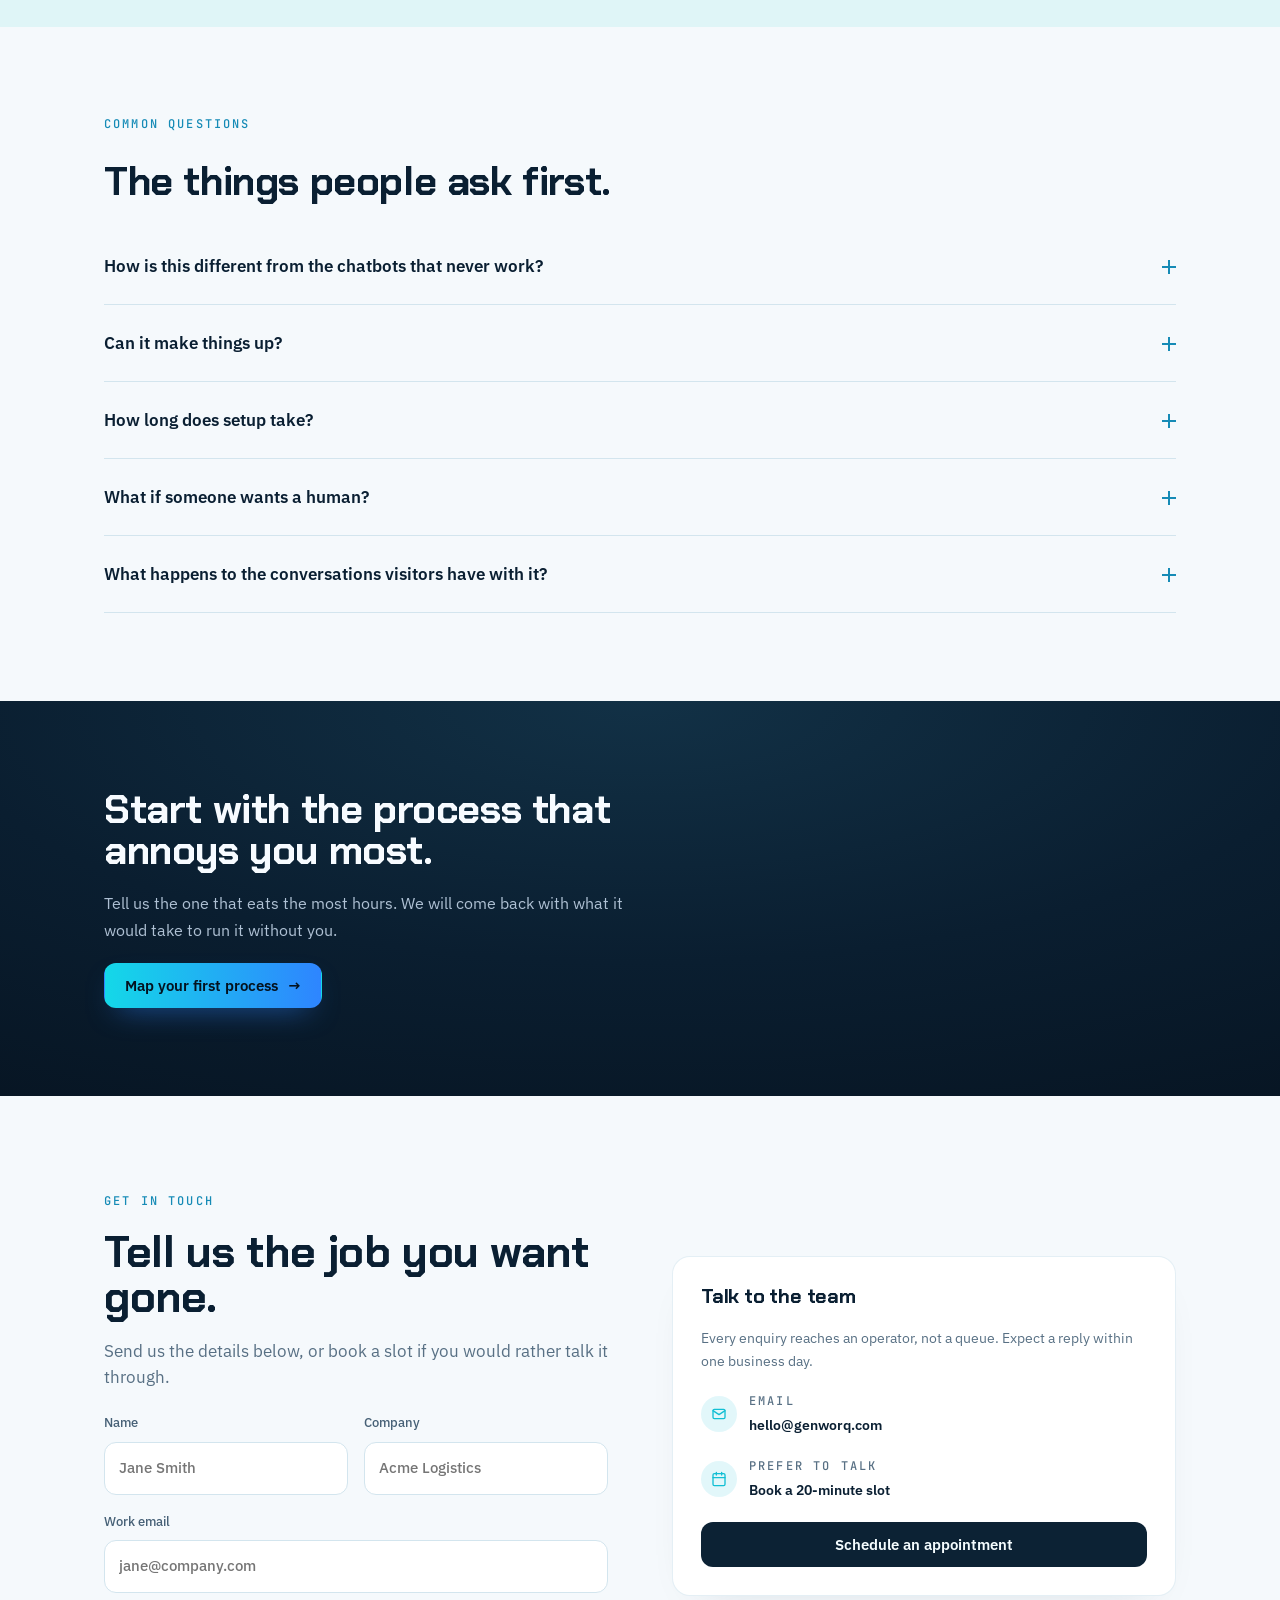
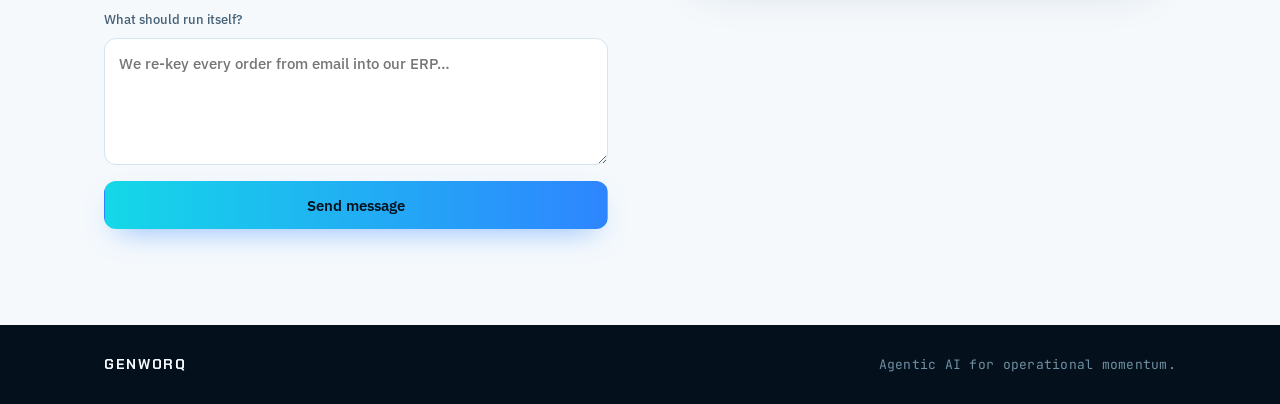
<file: solutions/ai-chatbots.html>
<!doctype html>
<html lang="en" data-lang="en">
<head>
<meta charset="utf-8">
<meta name="viewport" content="width=device-width, initial-scale=1">
<title>AI Chatbots That Answer, Qualify &amp; Book Meetings | Genworq</title>
<meta name="description" content="Genworq builds AI chatbots trained on your own documents that answer visitor questions, qualify leads and book meetings, instead of collecting contact forms.">
<link rel="canonical" href="https://zabiagentshub.github.io/genworq-site/solutions/ai-chatbots.html">
<meta name="robots" content="index,follow,max-image-preview:large,max-snippet:-1,max-video-preview:-1">
<meta name="theme-color" content="#071523">
<meta property="og:site_name" content="Genworq">
<meta property="og:locale" content="en_US">
<meta property="og:locale:alternate" content="de_DE">
<meta property="og:title" content="AI Chatbots That Answer, Qualify &amp; Book Meetings | Genworq">
<meta property="og:description" content="Genworq builds AI chatbots trained on your own documents that answer visitor questions, qualify leads and book meetings, instead of collecting contact forms.">
<meta property="og:type" content="website">
<meta property="og:url" content="https://zabiagentshub.github.io/genworq-site/solutions/ai-chatbots.html">
<meta property="og:image" content="https://zabiagentshub.github.io/genworq-site/assets/hero-ending.jpg">
<meta property="og:image:width" content="1920">
<meta property="og:image:height" content="1080">
<meta property="og:image:alt" content="Genworq: luminous strands converging, visualising AI agents coordinating work">
<meta name="twitter:card" content="summary_large_image">
<meta name="twitter:title" content="AI Chatbots That Answer, Qualify &amp; Book Meetings | Genworq">
<meta name="twitter:description" content="Genworq builds AI chatbots trained on your own documents that answer visitor questions, qualify leads and book meetings, instead of collecting contact forms.">
<meta name="twitter:image" content="https://zabiagentshub.github.io/genworq-site/assets/hero-ending.jpg">
<link rel="icon" href="data:image/svg+xml,%3Csvg xmlns='http://www.w3.org/2000/svg' viewBox='0 0 32 32'%3E%3Crect width='32' height='32' rx='7' fill='%23071523'/%3E%3Cpath d='M16 5v22' stroke='%2315D4E8' stroke-width='2.4' stroke-linecap='round'/%3E%3Cpath d='M8 12h16M10 20h12' stroke='%232E85FF' stroke-width='1.6' stroke-linecap='round' opacity='.85'/%3E%3C/svg%3E">
<link rel="preconnect" href="https://fonts.googleapis.com">
<link rel="preconnect" href="https://fonts.gstatic.com" crossorigin>
<link href="https://fonts.googleapis.com/css2?family=Chakra+Petch:wght@600;700&family=IBM+Plex+Sans:wght@400;500;600&family=JetBrains+Mono:wght@400;500&display=swap" rel="stylesheet">
<link rel="stylesheet" href="../assets/style.css?v=20260823m">
<script type="application/ld+json">{"@context":"https://schema.org","@graph":[{"@type":"Organization","@id":"https://zabiagentshub.github.io/genworq-site/#org","name":"Genworq","url":"https://zabiagentshub.github.io/genworq-site/","email":"hello@genworq.com","logo":{"@type":"ImageObject","url":"https://zabiagentshub.github.io/genworq-site/assets/og-logo.png","width":512,"height":512},"description":"Genworq builds agentic AI systems: coordinated crews of AI agents that research, decide and execute across a company’s CRM, inbox and operations stack, with human approval gates and a full decision trail.","knowsAbout":["AI agents","agentic AI","business process automation","AI voice agents","AI chatbots","sales automation","marketing automation","AI orchestration","human-in-the-loop automation"],"areaServed":["DE","AT","CH","EU"],"availableLanguage":["en","de"],"contactPoint":{"@type":"ContactPoint","contactType":"sales","email":"hello@genworq.com","availableLanguage":["en","de"]}},{"@type":"WebSite","@id":"https://zabiagentshub.github.io/genworq-site/#website","url":"https://zabiagentshub.github.io/genworq-site/","name":"Genworq","publisher":{"@id":"https://zabiagentshub.github.io/genworq-site/#org"},"inLanguage":["en","de"]},{"@type":"WebPage","@id":"https://zabiagentshub.github.io/genworq-site/solutions/ai-chatbots.html#webpage","url":"https://zabiagentshub.github.io/genworq-site/solutions/ai-chatbots.html","name":"AI Chatbots That Answer, Qualify & Book Meetings | Genworq","description":"Genworq builds AI chatbots trained on your own documents that answer visitor questions, qualify leads and book meetings, instead of collecting contact forms.","isPartOf":{"@id":"https://zabiagentshub.github.io/genworq-site/#website"},"about":{"@id":"https://zabiagentshub.github.io/genworq-site/#org"},"inLanguage":"en","primaryImageOfPage":{"@type":"ImageObject","url":"https://zabiagentshub.github.io/genworq-site/assets/hero-ending.jpg","width":1920,"height":1080}},{"@type":"BreadcrumbList","itemListElement":[{"@type":"ListItem","position":1,"name":"Home","item":"https://zabiagentshub.github.io/genworq-site/"},{"@type":"ListItem","position":2,"name":"Solutions","item":"https://zabiagentshub.github.io/genworq-site/solutions.html"},{"@type":"ListItem","position":3,"name":"AI Chatbots","item":"https://zabiagentshub.github.io/genworq-site/solutions/ai-chatbots.html"}]},{"@type":"Service","@id":"https://zabiagentshub.github.io/genworq-site/solutions/ai-chatbots.html#service","name":"AI Chatbots (AI agents)","serviceType":"AI Chatbots","description":"An AI chatbot is software on your website that answers visitor questions in conversation. Unlike a scripted menu, it draws answers from your real documents, pricing, policies, product detail, and can qualify or book the visitor before they leave.","provider":{"@id":"https://zabiagentshub.github.io/genworq-site/#org"},"areaServed":["DE","AT","CH","EU"],"availableLanguage":["en","de"],"url":"https://zabiagentshub.github.io/genworq-site/solutions/ai-chatbots.html"},{"@type":"FAQPage","mainEntity":[{"@type":"Question","name":"How is this different from the chatbots that never work?","acceptedAnswer":{"@type":"Answer","text":"Older chatbots follow a decision tree and break the moment someone asks something off-script. This reads your documents and answers in its own words, then says so plainly when it doesn’t know."}},{"@type":"Question","name":"Can it make things up?","acceptedAnswer":{"@type":"Answer","text":"It answers from your source material and is set to defer rather than guess. Everything is logged so you can check what it’s saying."}},{"@type":"Question","name":"How long does setup take?","acceptedAnswer":{"@type":"Answer","text":"Usually one to two weeks, most of which is gathering the documents it learns from."}},{"@type":"Question","name":"What if someone wants a human?","acceptedAnswer":{"@type":"Answer","text":"They ask, and it hands over. Outside hours it takes details and books a callback."}},{"@type":"Question","name":"What happens to the conversations visitors have with it?","acceptedAnswer":{"@type":"Answer","text":"They land in your systems and stay yours. Every conversation is stored with the full transcript and the outcome attached, so you can read back exactly what was asked and what was answered. Nothing sits locked in a dashboard you cannot export, and we agree the retention period with you before it goes live."}}]}]}</script>
</head>
<body class="pg">
<a class="skip" href="#main"><span class="en">Skip to content</span><span class="de">Zum Inhalt springen</span></a>
<header class="nav solid" id="nav">
  <a class="brand" href="../index.html">GENWORQ</a>
  <nav class="nav-links" id="navlinks" aria-label="Main">
    <div class="dd"><button type="button" aria-expanded="false" aria-haspopup="true"><span class="en">Products</span><span class="de">Produkte</span> <i>⌄</i></button>
      <div class="dd-panel"><span class="dd-h"><span class="en">The platform</span><span class="de">Die Plattform</span></span><a href="../platform.html"><b><span class="en">Platform overview</span><span class="de">Plattform-Überblick</span></b><small><span class="en">How the whole system fits together</span><span class="de">Wie das ganze System zusammenpasst</span></small></a><a href="../platform/orchestrator.html"><b><span class="en">The Orchestrator</span><span class="de">Der Orchestrator</span></b><small><span class="en">The layer that decides who does what</span><span class="de">Die Schicht, die entscheidet, wer was tut</span></small></a><span class="dd-h"><span class="en">Customer-facing agents</span><span class="de">Agenten im Kundenkontakt</span></span><a href="../solutions/ai-chatbots.html"><b><span class="en">AI Chatbots</span><span class="de">KI-Chatbots</span></b><small><span class="en">Trained on your documents, answers 24/7</span><span class="de">Auf Ihren Dokumenten trainiert, antwortet 24/7</span></small></a><a href="../solutions/ai-voice-agents.html"><b><span class="en">AI Voice Agents</span><span class="de">KI-Voice-Agenten</span></b><small><span class="en">Every call answered, day or night</span><span class="de">Jeder Anruf beantwortet, Tag und Nacht</span></small></a><span class="dd-h"><span class="en">Control</span><span class="de">Kontrolle</span></span><a href="../platform.html#governance"><b><span class="en">Human-in-the-Loop Controls</span><span class="de">Human-in-the-Loop-Kontrollen</span></b><small><span class="en">Approval gates, live dashboard, full audit trail</span><span class="de">Freigaben, Live-Dashboard, vollständiger Prüfpfad</span></small></a><a class="dd-all" href="../platform.html"><span class="en">Explore the platform →</span><span class="de">Die Plattform entdecken →</span></a></div></div>
    <div class="dd"><button type="button" aria-expanded="false" aria-haspopup="true"><span class="en">Solutions</span><span class="de">Lösungen</span> <i>⌄</i></button>
      <div class="dd-panel"><span class="dd-h"><span class="en">Automation services</span><span class="de">Automatisierungs-Services</span></span><a href="../solutions/business-process-automation.html"><b><span class="en">Business Process Automation</span><span class="de">Business Process Automation</span></b><small><span class="en">Orders, invoicing and onboarding run end to end</span><span class="de">Bestellungen, Rechnungen und Onboarding, Ende-zu-Ende</span></small></a><a href="../solutions/sales-automation.html"><b><span class="en">Sales Automation</span><span class="de">Sales Automation</span></b><small><span class="en">Every lead scored, answered and booked in minutes</span><span class="de">Jeder Lead in Minuten qualifiziert, beantwortet, gebucht</span></small></a><a href="../solutions/marketing-automation.html"><b><span class="en">Marketing Automation</span><span class="de">Marketing Automation</span></b><small><span class="en">Campaigns written, sent and followed up in your voice</span><span class="de">Kampagnen geschrieben, gesendet und nachgefasst, in Ihrer Stimme</span></small></a><a href="../solutions/ecommerce-automation.html"><b><span class="en">E-commerce Service Automation</span><span class="de">E-Commerce-Service-Automatisierung</span></b><small><span class="en">Order status, returns and product advice, handled 24/7</span><span class="de">Bestellstatus, Retouren und Produktberatung, rund um die Uhr</span></small></a><a class="dd-all" href="../solutions.html"><span class="en">View all solutions →</span><span class="de">Alle Lösungen ansehen →</span></a></div></div>
    <a href="../index.html#trust"><span class="en">About us</span><span class="de">Über uns</span></a>
    <a href="#contact"><span class="en">Contact</span><span class="de">Kontakt</span></a>
  </nav>
  <div class="nav-right">
    <button class="lang" id="langbtn" type="button" aria-label="Switch language / Sprache wechseln"><span data-l="en">EN</span><i>/</i><span data-l="de">DE</span></button>
    <a class="btn btn-aqua btn-sm" href="#contact"><span class="en">Schedule an appointment</span><span class="de">Termin vereinbaren</span></a>
    <button class="burger" id="burger" type="button" aria-expanded="false" aria-controls="navlinks" aria-label="Menu"><span></span><span></span></button>
  </div>
</header>
<main id="main" tabindex="-1">
<section class="phero"><div class="wrap">
  <span class="kicker">SOLUTIONS / AI CHATBOTS</span>
  <h1>Answer visitors before they leave.</h1>
  <p class="lead">Most people who land on your site have one question standing between them and a decision. A chatbot trained on your actual documents answers it in seconds, then qualifies them or books them in, instead of handing them a contact form.</p>
  <p class="def">An AI chatbot is software on your website that answers visitor questions in conversation. Unlike a scripted menu, it draws answers from your real documents, pricing, policies, product detail, and can qualify or book the visitor before they leave.</p>
  <div class="acts"><a class="btn btn-grad" href="#contact">Map your first process <i>→</i></a><a class="btn btn-dark2" href="../platform.html">See the platform</a></div>
  <div class="chips-dark"><span>Trained on your real documents</span><span>Qualifies and books, not just chats</span><span>Passes hot leads to your team live</span></div>
</div></section>
<section class="psec light"><div class="wrap" style="gap:56px">
  <div class="reveal"><span class="kicker">How it works</span><h2>How does ai chatbots with Genworq work? Three steps.</h2></div>
  <div class="steps"><div class="step reveal"><div class="copy"><div class="badge-row"><i style="background:linear-gradient(135deg,#2FE3F2 0%,#2E85FF 100%)">01</i><span style="color:#2E85FF">STEP 01</span></div><h3>It learns what you actually sell</h3><p>We feed it your pricing, your policies, your product pages and your past support answers. It replies from those, so it isn’t inventing anything or fumbling questions your team answers daily.</p><ul class="checks"><li>Your documents, not guesses</li><li>Stays current</li><li>Says when it doesn’t know</li></ul></div><div class="vis"><svg viewBox="0 0 320 200"><g class="t"><text x="48" y="44">CRM</text><text x="48" y="104">INBOX</text><text x="48" y="164">SHEETS</text></g><rect class="n on" x="12" y="52" width="72" height="26" rx="8"/><rect class="n on" x="12" y="112" width="72" height="26" rx="8"/><rect class="n on" x="12" y="172" width="72" height="26" rx="8" transform="translate(0,-8)"/><path class="l on flow" d="M84 65 C150 65 170 104 220 104"/><path class="l on flow" d="M84 125 C150 125 170 104 220 104"/><path class="l on flow" d="M84 177 C150 177 170 104 220 104"/><rect class="n on" x="220" y="80" width="96" height="48" rx="14"/><text class="t" x="268" y="108">GENWORQ</text><circle class="tk pulse" cx="268" cy="124" r="4"/></svg></div></div><div class="step reveal rev"><div class="copy"><div class="badge-row"><i style="background:linear-gradient(135deg,#22C7E4 0%,#7C5CE6 100%)">02</i><span style="color:#148DB8">STEP 02</span></div><h3>It turns questions into qualified leads</h3><p>While answering, it works out whether this visitor is worth your team’s time, budget, timing, what they’re after, and books the good ones straight into a calendar.</p><ul class="checks"><li>Qualifies as it talks</li><li>Books meetings</li><li>Filters out tyre-kickers</li></ul></div><div class="vis"><svg viewBox="0 0 320 200"><g class="t"><text x="60" y="40">TRIGGER</text><text x="160" y="40">RULE</text><text x="260" y="40">ACTION</text></g><rect class="n on" x="20" y="50" width="80" height="30" rx="10"/><rect class="n on" x="120" y="50" width="80" height="30" rx="10"/><rect class="n on" x="220" y="50" width="80" height="30" rx="10"/><path class="l on flow" d="M100 65h20M200 65h20"/><g><rect class="n" x="20" y="110" width="280" height="16" rx="6"/><rect class="bar" x="20" y="110" width="182" height="16" rx="6"/><text class="t" x="160" y="150" style="fill:#6ECFDA">ORDER #48211 · RUNNING · 9:14 PM</text></g><g><rect class="n" x="20" y="160" width="280" height="16" rx="6"/><rect class="bar" x="20" y="160" width="280" height="16" rx="6" style="opacity:.45"/></g><circle class="tk pulse" cx="202" cy="118" r="5"/></svg></div></div><div class="step reveal"><div class="copy"><div class="badge-row"><i style="background:linear-gradient(135deg,#2FE3B0 0%,#0F9D6E 100%)">03</i><span style="color:#0F9D6E">STEP 03</span></div><h3>Your team sees everything</h3><p>Every conversation lands in one place with the outcome attached. You can see what people keep asking, which is usually the fastest way to find what your website isn’t explaining.</p><ul class="checks"><li>Full transcripts</li><li>Live handover</li><li>Spot the gaps in your site</li></ul></div><div class="vis"><svg viewBox="0 0 320 200"><g class="t"><text x="70" y="30">RAN TODAY</text><text x="230" y="30">HELD FOR YOU</text></g><rect class="n on" x="20" y="40" width="120" height="60" rx="12"/><text class="t" x="80" y="78" style="font-size:22px;fill:#15D4E8">148</text><rect class="n" x="180" y="40" width="120" height="60" rx="12"/><text class="t" x="240" y="78" style="font-size:22px">3</text><g><rect class="bar" x="20" y="130" width="30" height="50" rx="4" style="opacity:.5"/><rect class="bar" x="58" y="118" width="30" height="62" rx="4" style="opacity:.65"/><rect class="bar" x="96" y="140" width="30" height="40" rx="4" style="opacity:.5"/><rect class="bar" x="134" y="108" width="30" height="72" rx="4"/><rect class="bar" x="172" y="124" width="30" height="56" rx="4" style="opacity:.65"/><rect class="bar" x="210" y="112" width="30" height="68" rx="4" style="opacity:.8"/><rect class="bar" x="248" y="100" width="30" height="80" rx="4"/></g><circle class="tk pulse" cx="263" cy="96" r="4"/></svg></div></div></div>
</div></section>
<section class="partner"><div class="wrap"><div class="ppanel reveal">
  <div class="copy"><span class="kicker">Why Genworq</span><h2>Why choose Genworq for ai chatbots?</h2><p>We are engineers who start by learning how your business actually works, not how a textbook says it should. We build the automation, and we do the thinking around it: which jobs are worth handing over, where someone still needs to sign off, and how you will know it paid off. What you get is fewer jobs on your team’s plate, not another system to look after.</p><a class="btn btn-grad" href="#contact" style="align-self:flex-start">See what we could automate <i>→</i></a></div>
  <ul class="points"><li>We work with the tools you already have: your accounts, your inbox, your spreadsheets</li><li class="hi">Your information stays in one place, so the numbers finally add up</li><li>Something is up and running in weeks, not after a two-year IT project</li><li>We show you the hours saved and the mistakes avoided, in plain numbers</li></ul>
</div></div></section>
<section class="toolkit"><div class="wrap">
  <span class="kicker">Our toolkit</span><h2 style="font-size:clamp(28px,3.4vw,40px)">What tools does Genworq build with? Open ones, no black boxes.</h2>
  <p class="lead">Open, well-known software you can look inside, not something only we know how to fix.</p>
  <div class="stack-viewport" id="stackvp"><ul class="stack-list" id="stacklist" data-tools="toolkit"></ul></div>
</div></section><section class="faq"><div class="wrap reveal">
  <span class="kicker">Common questions</span><h2 class="sec-h2" style="font-size:clamp(28px,3.4vw,40px)">The things people ask first.</h2>
  <div><details><summary>How is this different from the chatbots that never work?<i></i></summary><p class="ans">Older chatbots follow a decision tree and break the moment someone asks something off-script. This reads your documents and answers in its own words, then says so plainly when it doesn’t know.</p></details><details><summary>Can it make things up?<i></i></summary><p class="ans">It answers from your source material and is set to defer rather than guess. Everything is logged so you can check what it’s saying.</p></details><details><summary>How long does setup take?<i></i></summary><p class="ans">Usually one to two weeks, most of which is gathering the documents it learns from.</p></details><details><summary>What if someone wants a human?<i></i></summary><p class="ans">They ask, and it hands over. Outside hours it takes details and books a callback.</p></details><details><summary>What happens to the conversations visitors have with it?<i></i></summary><p class="ans">They land in your systems and stay yours. Every conversation is stored with the full transcript and the outcome attached, so you can read back exactly what was asked and what was answered. Nothing sits locked in a dashboard you cannot export, and we agree the retention period with you before it goes live.</p></details></div>
</div></section><section class="ctab reveal"><div class="wrap">
  <h2><span class="en">Start with the process that annoys you most.</span><span class="de">Fangen Sie mit dem Prozess an, der am meisten nervt.</span></h2>
  <p><span class="en">Tell us the one that eats the most hours. We will come back with what it would take to run it without you.</span><span class="de">Nennen Sie uns den, der die meisten Stunden frisst. Wir kommen zurück mit dem, was nötig wäre, damit er ohne Sie läuft.</span></p>
  <a class="btn btn-grad" href="#contact"><span class="en">Map your first process</span><span class="de">Ersten Prozess skizzieren</span> <i>→</i></a>
</div></section><section class="contact" id="contact"><div class="wrap two">
  <div class="copy">
    <span class="kicker"><span class="en">Get in touch</span><span class="de">Kontakt</span></span>
    <h2><span class="en">Tell us the job you want gone.</span><span class="de">Sagen Sie uns, welche Aufgabe verschwinden soll.</span></h2>
    <p class="lead"><span class="en">Send us the details below, or book a slot if you would rather talk it through.</span><span class="de">Schicken Sie uns die Details unten, oder buchen Sie einen Termin, wenn Sie lieber sprechen.</span></p>
    <form class="form" id="form" novalidate>
      <div class="row">
        <label><span>Name</span><input name="name" type="text" required autocomplete="name" data-ph-en="Jane Smith" data-ph-de="Max Mustermann"></label>
        <label><span><span class="en">Company</span><span class="de">Firma</span></span><input name="company" type="text" autocomplete="organization" data-ph-en="Acme Logistics" data-ph-de="Muster Logistik"></label>
      </div>
      <label><span><span class="en">Work email</span><span class="de">Geschäftliche E-Mail</span></span><input name="email" type="email" required autocomplete="email" data-ph-en="jane@company.com" data-ph-de="max@firma.de"></label>
      <label><span><span class="en">What should run itself?</span><span class="de">Was soll von selbst laufen?</span></span><textarea name="msg" rows="4" data-ph-en="We re-key every order from email into our ERP…" data-ph-de="Wir tippen jede Bestellung aus E-Mails ins ERP ab…"></textarea></label>
      <button class="btn btn-grad wide" type="submit"><span class="en">Send message</span><span class="de">Nachricht senden</span></button>
      <p class="success" role="status" aria-live="polite" hidden><span class="en">Thanks. Your message is ready in your email app. We reply within one business day.</span><span class="de">Danke. Ihre Nachricht liegt in Ihrem E-Mail-Programm bereit. Wir antworten innerhalb eines Werktags.</span></p>
    </form>
  </div>
  <aside class="ccard reveal">
    <h3><span class="en">Talk to the team</span><span class="de">Mit dem Team sprechen</span></h3>
    <p><span class="en">Every enquiry reaches an operator, not a queue. Expect a reply within one business day.</span><span class="de">Jede Anfrage erreicht einen Menschen, keine Warteschlange. Antwort innerhalb eines Werktags.</span></p>
    <div class="crow"><span class="ci"><svg viewBox="0 0 24 24"><rect x="3" y="5" width="18" height="14" rx="2"/><path d="m3 7 9 6 9-6"/></svg></span><div><small><span class="en">Email</span><span class="de">E-Mail</span></small><a href="mailto:hello@genworq.com">hello@genworq.com</a></div></div>
    <div class="crow"><span class="ci"><svg viewBox="0 0 24 24"><rect x="3" y="4" width="18" height="18" rx="2"/><path d="M16 2v4M8 2v4M3 10h18"/></svg></span><div><small><span class="en">Prefer to talk</span><span class="de">Lieber sprechen</span></small><b><span class="en">Book a 20-minute slot</span><span class="de">20-Minuten-Termin buchen</span></b></div></div>
    <a class="btn btn-ink" href="mailto:hello@genworq.com?subject=Schedule%20an%20appointment"><span class="en">Schedule an appointment</span><span class="de">Termin vereinbaren</span></a>
  </aside>
</div></section></main>
<footer class="foot"><div class="wrap"><span class="fbrand">GENWORQ</span><span class="ftag"><span class="en">Agentic AI for operational momentum.</span><span class="de">Agentische KI für operativen Schwung.</span></span></div></footer>
<script src="../assets/pages.js?v=20260823m" defer></script>
</body>
</html>
</file>
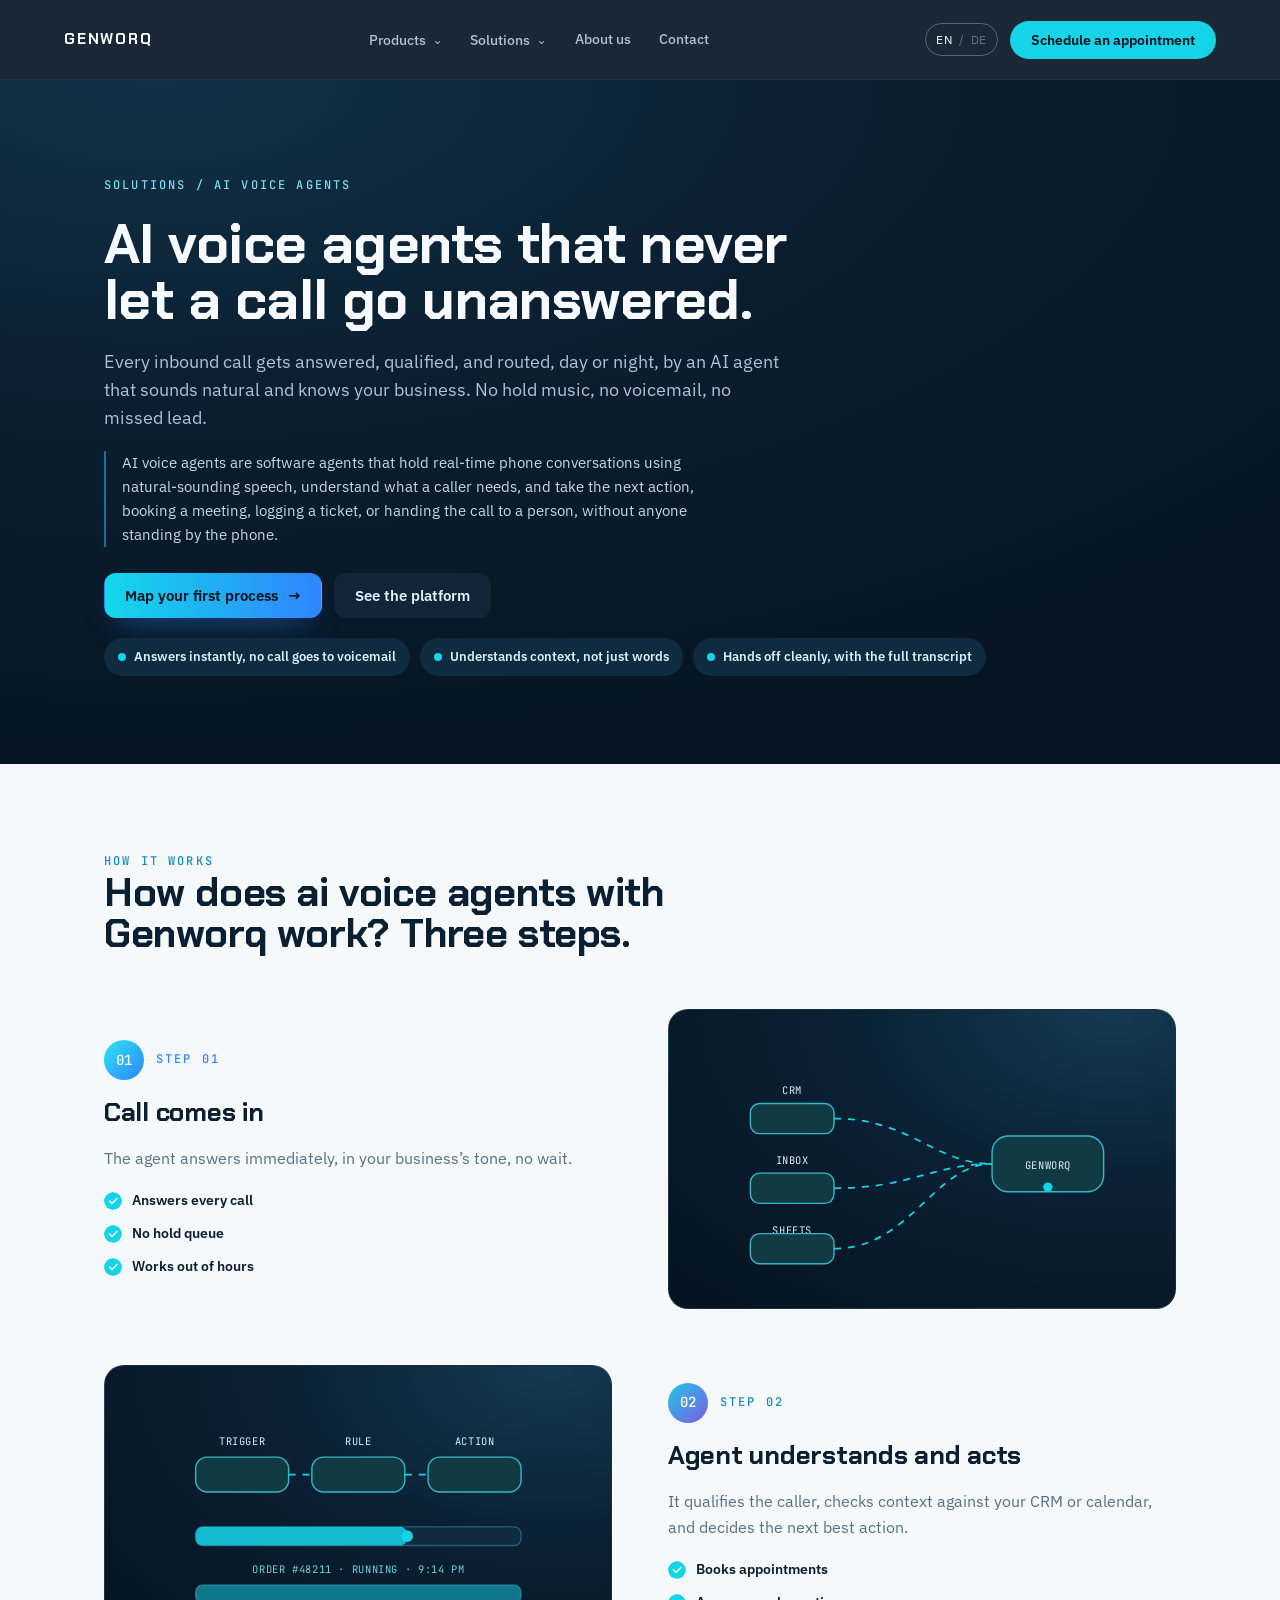
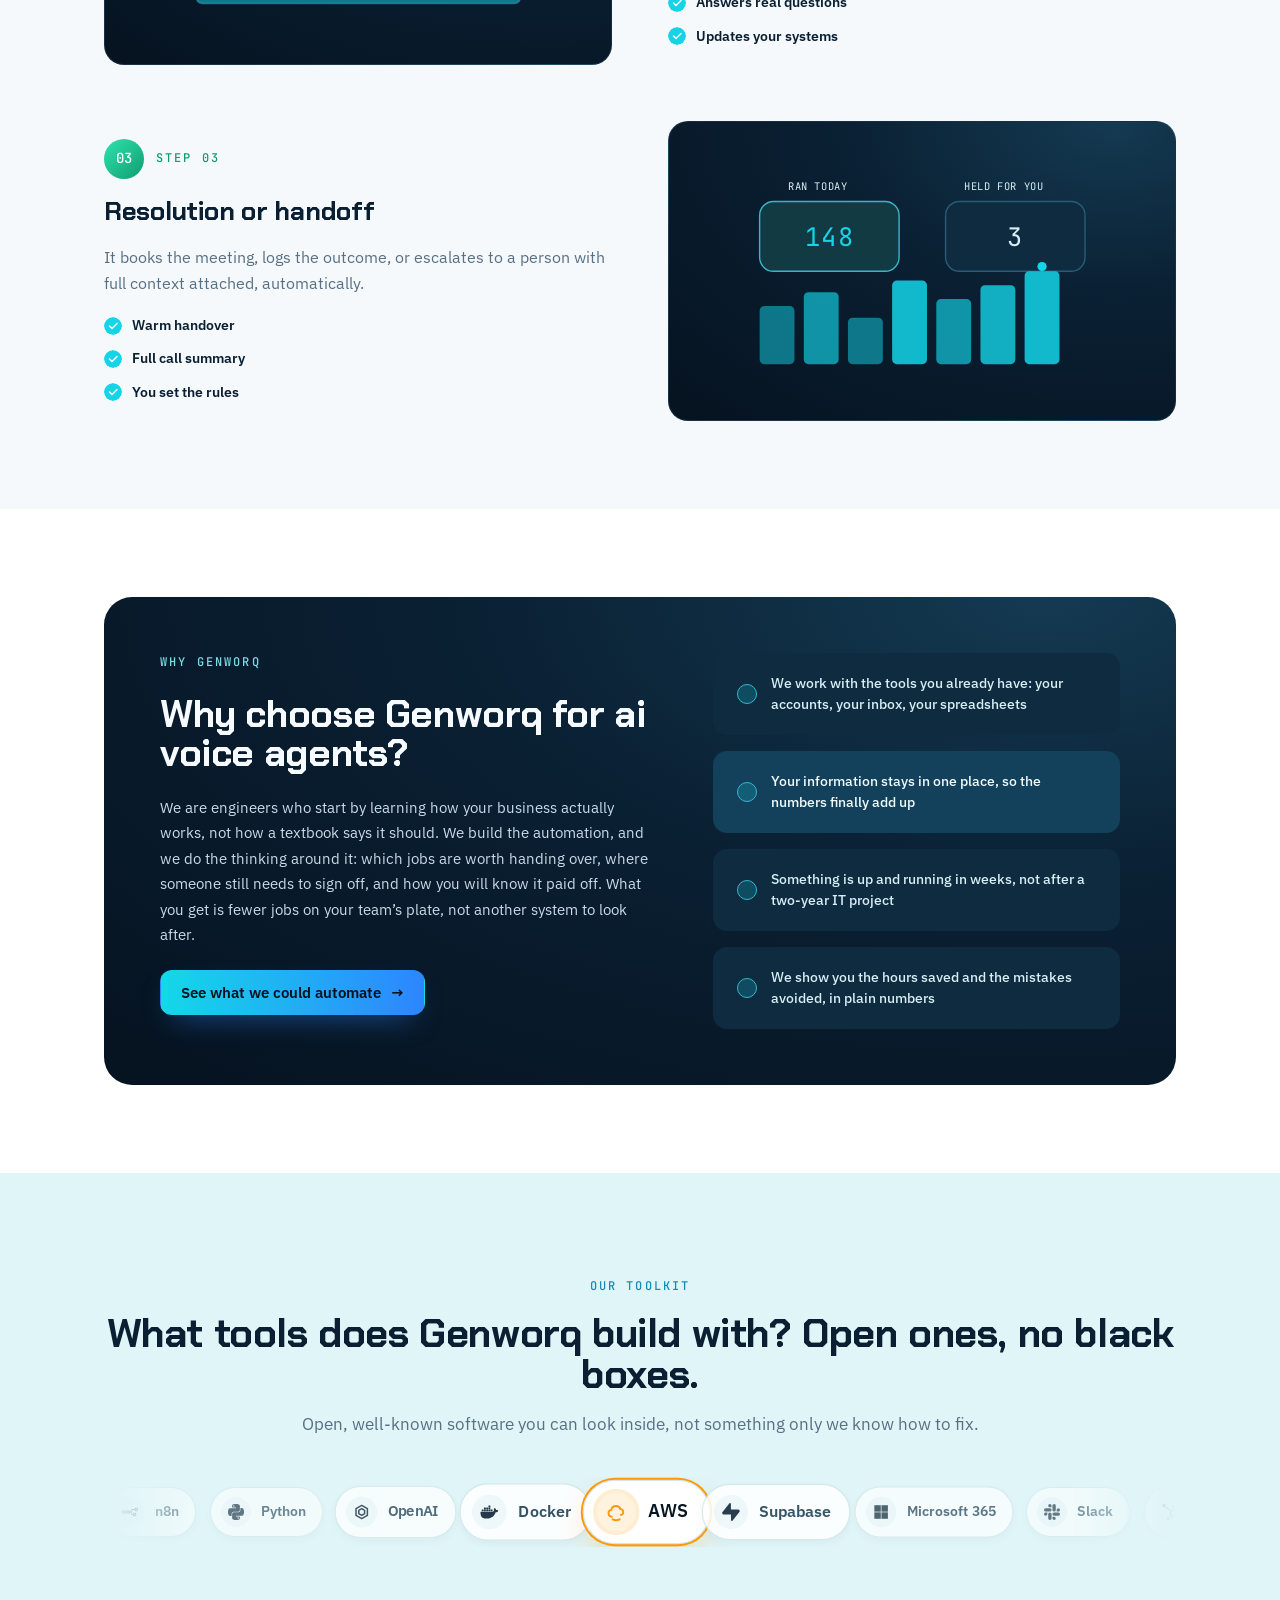
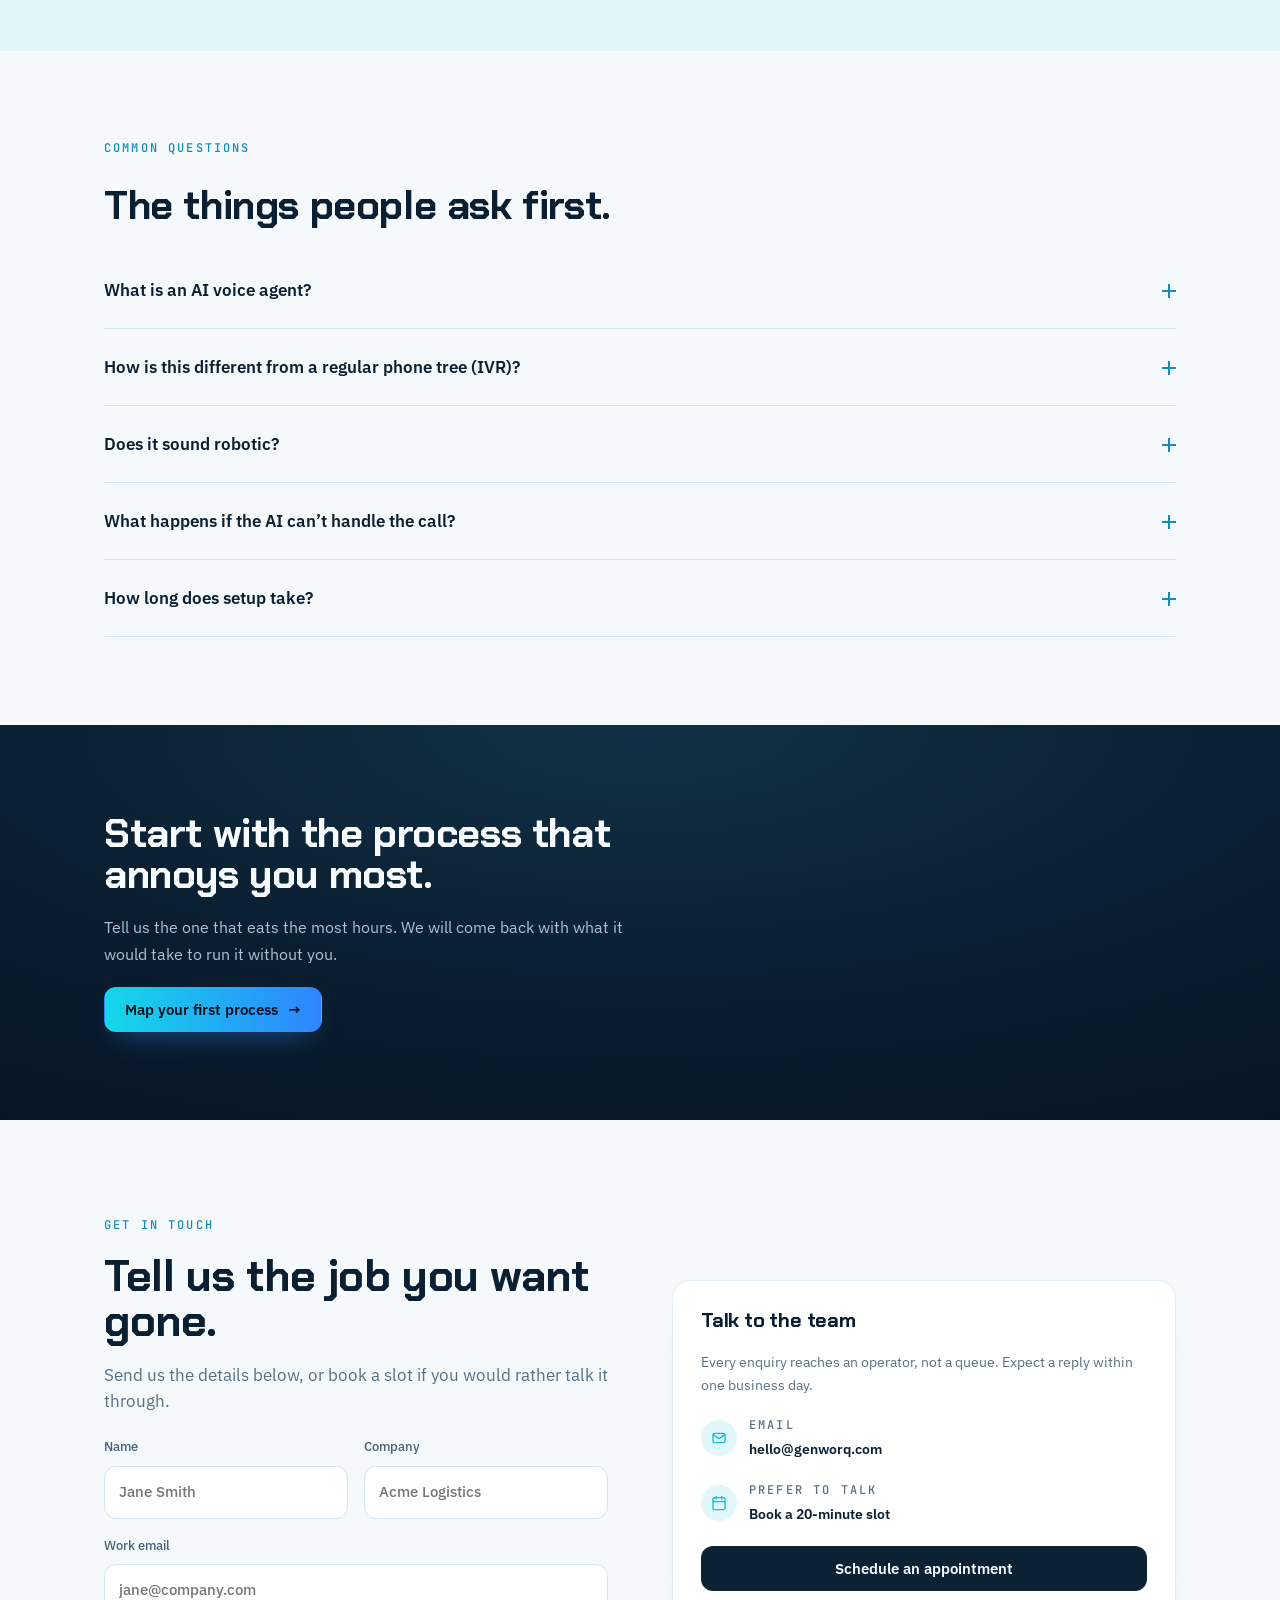
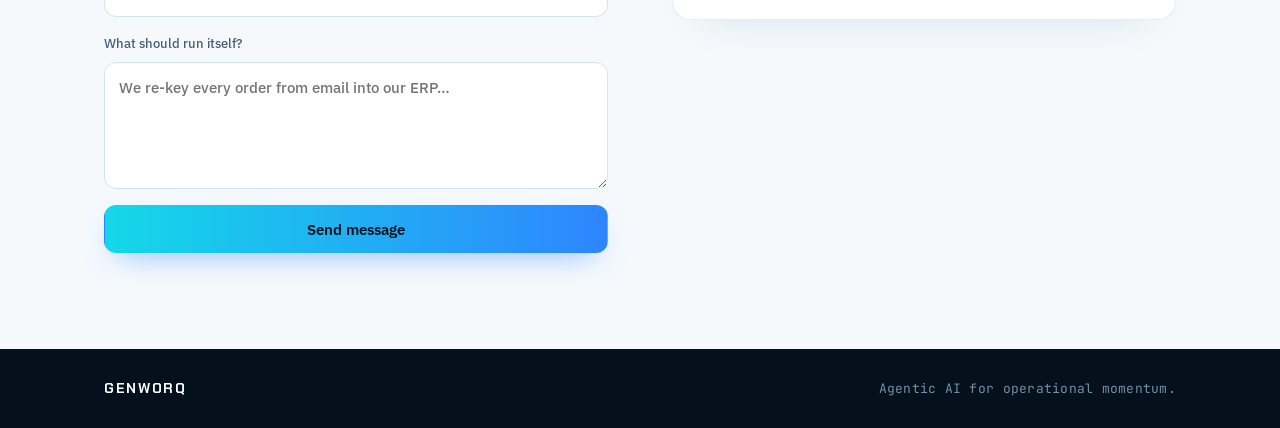
<file: solutions/ai-voice-agents.html>
<!doctype html>
<html lang="en" data-lang="en">
<head>
<meta charset="utf-8">
<meta name="viewport" content="width=device-width, initial-scale=1">
<title>AI Voice Agents That Answer &amp; Qualify Calls | Genworq</title>
<meta name="description" content="GENWORQ’s AI voice agents answer, qualify, and route inbound calls 24/7, booking meetings and looping in your team only when it matters.">
<link rel="canonical" href="https://zabiagentshub.github.io/genworq-site/solutions/ai-voice-agents.html">
<meta name="robots" content="index,follow,max-image-preview:large,max-snippet:-1,max-video-preview:-1">
<meta name="theme-color" content="#071523">
<meta property="og:site_name" content="Genworq">
<meta property="og:locale" content="en_US">
<meta property="og:locale:alternate" content="de_DE">
<meta property="og:title" content="AI Voice Agents That Answer &amp; Qualify Calls | Genworq">
<meta property="og:description" content="GENWORQ’s AI voice agents answer, qualify, and route inbound calls 24/7, booking meetings and looping in your team only when it matters.">
<meta property="og:type" content="website">
<meta property="og:url" content="https://zabiagentshub.github.io/genworq-site/solutions/ai-voice-agents.html">
<meta property="og:image" content="https://zabiagentshub.github.io/genworq-site/assets/hero-ending.jpg">
<meta property="og:image:width" content="1920">
<meta property="og:image:height" content="1080">
<meta property="og:image:alt" content="Genworq: luminous strands converging, visualising AI agents coordinating work">
<meta name="twitter:card" content="summary_large_image">
<meta name="twitter:title" content="AI Voice Agents That Answer &amp; Qualify Calls | Genworq">
<meta name="twitter:description" content="GENWORQ’s AI voice agents answer, qualify, and route inbound calls 24/7, booking meetings and looping in your team only when it matters.">
<meta name="twitter:image" content="https://zabiagentshub.github.io/genworq-site/assets/hero-ending.jpg">
<link rel="icon" href="data:image/svg+xml,%3Csvg xmlns='http://www.w3.org/2000/svg' viewBox='0 0 32 32'%3E%3Crect width='32' height='32' rx='7' fill='%23071523'/%3E%3Cpath d='M16 5v22' stroke='%2315D4E8' stroke-width='2.4' stroke-linecap='round'/%3E%3Cpath d='M8 12h16M10 20h12' stroke='%232E85FF' stroke-width='1.6' stroke-linecap='round' opacity='.85'/%3E%3C/svg%3E">
<link rel="preconnect" href="https://fonts.googleapis.com">
<link rel="preconnect" href="https://fonts.gstatic.com" crossorigin>
<link href="https://fonts.googleapis.com/css2?family=Chakra+Petch:wght@600;700&family=IBM+Plex+Sans:wght@400;500;600&family=JetBrains+Mono:wght@400;500&display=swap" rel="stylesheet">
<link rel="stylesheet" href="../assets/style.css?v=20260823m">
<script type="application/ld+json">{"@context":"https://schema.org","@graph":[{"@type":"Organization","@id":"https://zabiagentshub.github.io/genworq-site/#org","name":"Genworq","url":"https://zabiagentshub.github.io/genworq-site/","email":"hello@genworq.com","logo":{"@type":"ImageObject","url":"https://zabiagentshub.github.io/genworq-site/assets/og-logo.png","width":512,"height":512},"description":"Genworq builds agentic AI systems: coordinated crews of AI agents that research, decide and execute across a company’s CRM, inbox and operations stack, with human approval gates and a full decision trail.","knowsAbout":["AI agents","agentic AI","business process automation","AI voice agents","AI chatbots","sales automation","marketing automation","AI orchestration","human-in-the-loop automation"],"areaServed":["DE","AT","CH","EU"],"availableLanguage":["en","de"],"contactPoint":{"@type":"ContactPoint","contactType":"sales","email":"hello@genworq.com","availableLanguage":["en","de"]}},{"@type":"WebSite","@id":"https://zabiagentshub.github.io/genworq-site/#website","url":"https://zabiagentshub.github.io/genworq-site/","name":"Genworq","publisher":{"@id":"https://zabiagentshub.github.io/genworq-site/#org"},"inLanguage":["en","de"]},{"@type":"WebPage","@id":"https://zabiagentshub.github.io/genworq-site/solutions/ai-voice-agents.html#webpage","url":"https://zabiagentshub.github.io/genworq-site/solutions/ai-voice-agents.html","name":"AI Voice Agents That Answer & Qualify Calls | Genworq","description":"GENWORQ’s AI voice agents answer, qualify, and route inbound calls 24/7, booking meetings and looping in your team only when it matters.","isPartOf":{"@id":"https://zabiagentshub.github.io/genworq-site/#website"},"about":{"@id":"https://zabiagentshub.github.io/genworq-site/#org"},"inLanguage":"en","primaryImageOfPage":{"@type":"ImageObject","url":"https://zabiagentshub.github.io/genworq-site/assets/hero-ending.jpg","width":1920,"height":1080}},{"@type":"BreadcrumbList","itemListElement":[{"@type":"ListItem","position":1,"name":"Home","item":"https://zabiagentshub.github.io/genworq-site/"},{"@type":"ListItem","position":2,"name":"Solutions","item":"https://zabiagentshub.github.io/genworq-site/solutions.html"},{"@type":"ListItem","position":3,"name":"AI Voice Agents","item":"https://zabiagentshub.github.io/genworq-site/solutions/ai-voice-agents.html"}]},{"@type":"Service","@id":"https://zabiagentshub.github.io/genworq-site/solutions/ai-voice-agents.html#service","name":"AI Voice Agents (AI agents)","serviceType":"AI Voice Agents","description":"AI voice agents are software agents that hold real-time phone conversations using natural-sounding speech, understand what a caller needs, and take the next action, booking a meeting, logging a ticket, or handing the call to a person, without anyone standing by the phone.","provider":{"@id":"https://zabiagentshub.github.io/genworq-site/#org"},"areaServed":["DE","AT","CH","EU"],"availableLanguage":["en","de"],"url":"https://zabiagentshub.github.io/genworq-site/solutions/ai-voice-agents.html"},{"@type":"FAQPage","mainEntity":[{"@type":"Question","name":"What is an AI voice agent?","acceptedAnswer":{"@type":"Answer","text":"An AI voice agent is software that answers and holds a real-time phone conversation, understands the caller’s intent, and takes action, like booking a meeting or logging a support ticket, without a human on the line."}},{"@type":"Question","name":"How is this different from a regular phone tree (IVR)?","acceptedAnswer":{"@type":"Answer","text":"A phone tree makes callers navigate fixed menu options. An AI voice agent has an actual conversation, it understands open-ended questions, asks follow-ups, and adapts, rather than routing on keypresses."}},{"@type":"Question","name":"Does it sound robotic?","acceptedAnswer":{"@type":"Answer","text":"It handles interruptions, callers can cut across it mid-sentence and it adapts, which is the part scripted phone systems cannot do. The speech is natural rather than synthetic, and replies come back in real time, so it holds a conversation instead of reading from a script."}},{"@type":"Question","name":"What happens if the AI can’t handle the call?","acceptedAnswer":{"@type":"Answer","text":"It hands off to a person with the full transcript and context already attached, so your team isn’t starting the conversation over."}},{"@type":"Question","name":"How long does setup take?","acceptedAnswer":{"@type":"Answer","text":"Most teams have a working AI voice agent handling real calls within one to two weeks, depending on how many call types and integrations are in scope."}}]}]}</script>
</head>
<body class="pg">
<a class="skip" href="#main"><span class="en">Skip to content</span><span class="de">Zum Inhalt springen</span></a>
<header class="nav solid" id="nav">
  <a class="brand" href="../index.html">GENWORQ</a>
  <nav class="nav-links" id="navlinks" aria-label="Main">
    <div class="dd"><button type="button" aria-expanded="false" aria-haspopup="true"><span class="en">Products</span><span class="de">Produkte</span> <i>⌄</i></button>
      <div class="dd-panel"><span class="dd-h"><span class="en">The platform</span><span class="de">Die Plattform</span></span><a href="../platform.html"><b><span class="en">Platform overview</span><span class="de">Plattform-Überblick</span></b><small><span class="en">How the whole system fits together</span><span class="de">Wie das ganze System zusammenpasst</span></small></a><a href="../platform/orchestrator.html"><b><span class="en">The Orchestrator</span><span class="de">Der Orchestrator</span></b><small><span class="en">The layer that decides who does what</span><span class="de">Die Schicht, die entscheidet, wer was tut</span></small></a><span class="dd-h"><span class="en">Customer-facing agents</span><span class="de">Agenten im Kundenkontakt</span></span><a href="../solutions/ai-chatbots.html"><b><span class="en">AI Chatbots</span><span class="de">KI-Chatbots</span></b><small><span class="en">Trained on your documents, answers 24/7</span><span class="de">Auf Ihren Dokumenten trainiert, antwortet 24/7</span></small></a><a href="../solutions/ai-voice-agents.html"><b><span class="en">AI Voice Agents</span><span class="de">KI-Voice-Agenten</span></b><small><span class="en">Every call answered, day or night</span><span class="de">Jeder Anruf beantwortet, Tag und Nacht</span></small></a><span class="dd-h"><span class="en">Control</span><span class="de">Kontrolle</span></span><a href="../platform.html#governance"><b><span class="en">Human-in-the-Loop Controls</span><span class="de">Human-in-the-Loop-Kontrollen</span></b><small><span class="en">Approval gates, live dashboard, full audit trail</span><span class="de">Freigaben, Live-Dashboard, vollständiger Prüfpfad</span></small></a><a class="dd-all" href="../platform.html"><span class="en">Explore the platform →</span><span class="de">Die Plattform entdecken →</span></a></div></div>
    <div class="dd"><button type="button" aria-expanded="false" aria-haspopup="true"><span class="en">Solutions</span><span class="de">Lösungen</span> <i>⌄</i></button>
      <div class="dd-panel"><span class="dd-h"><span class="en">Automation services</span><span class="de">Automatisierungs-Services</span></span><a href="../solutions/business-process-automation.html"><b><span class="en">Business Process Automation</span><span class="de">Business Process Automation</span></b><small><span class="en">Orders, invoicing and onboarding run end to end</span><span class="de">Bestellungen, Rechnungen und Onboarding, Ende-zu-Ende</span></small></a><a href="../solutions/sales-automation.html"><b><span class="en">Sales Automation</span><span class="de">Sales Automation</span></b><small><span class="en">Every lead scored, answered and booked in minutes</span><span class="de">Jeder Lead in Minuten qualifiziert, beantwortet, gebucht</span></small></a><a href="../solutions/marketing-automation.html"><b><span class="en">Marketing Automation</span><span class="de">Marketing Automation</span></b><small><span class="en">Campaigns written, sent and followed up in your voice</span><span class="de">Kampagnen geschrieben, gesendet und nachgefasst, in Ihrer Stimme</span></small></a><a href="../solutions/ecommerce-automation.html"><b><span class="en">E-commerce Service Automation</span><span class="de">E-Commerce-Service-Automatisierung</span></b><small><span class="en">Order status, returns and product advice, handled 24/7</span><span class="de">Bestellstatus, Retouren und Produktberatung, rund um die Uhr</span></small></a><a class="dd-all" href="../solutions.html"><span class="en">View all solutions →</span><span class="de">Alle Lösungen ansehen →</span></a></div></div>
    <a href="../index.html#trust"><span class="en">About us</span><span class="de">Über uns</span></a>
    <a href="#contact"><span class="en">Contact</span><span class="de">Kontakt</span></a>
  </nav>
  <div class="nav-right">
    <button class="lang" id="langbtn" type="button" aria-label="Switch language / Sprache wechseln"><span data-l="en">EN</span><i>/</i><span data-l="de">DE</span></button>
    <a class="btn btn-aqua btn-sm" href="#contact"><span class="en">Schedule an appointment</span><span class="de">Termin vereinbaren</span></a>
    <button class="burger" id="burger" type="button" aria-expanded="false" aria-controls="navlinks" aria-label="Menu"><span></span><span></span></button>
  </div>
</header>
<main id="main" tabindex="-1">
<section class="phero"><div class="wrap">
  <span class="kicker">SOLUTIONS / AI VOICE AGENTS</span>
  <h1>AI voice agents that never let a call go unanswered.</h1>
  <p class="lead">Every inbound call gets answered, qualified, and routed, day or night, by an AI agent that sounds natural and knows your business. No hold music, no voicemail, no missed lead.</p>
  <p class="def">AI voice agents are software agents that hold real-time phone conversations using natural-sounding speech, understand what a caller needs, and take the next action, booking a meeting, logging a ticket, or handing the call to a person, without anyone standing by the phone.</p>
  <div class="acts"><a class="btn btn-grad" href="#contact">Map your first process <i>→</i></a><a class="btn btn-dark2" href="../platform.html">See the platform</a></div>
  <div class="chips-dark"><span>Answers instantly, no call goes to voicemail</span><span>Understands context, not just words</span><span>Hands off cleanly, with the full transcript</span></div>
</div></section>
<section class="psec light"><div class="wrap" style="gap:56px">
  <div class="reveal"><span class="kicker">How it works</span><h2>How does ai voice agents with Genworq work? Three steps.</h2></div>
  <div class="steps"><div class="step reveal"><div class="copy"><div class="badge-row"><i style="background:linear-gradient(135deg,#2FE3F2 0%,#2E85FF 100%)">01</i><span style="color:#2E85FF">STEP 01</span></div><h3>Call comes in</h3><p>The agent answers immediately, in your business’s tone, no wait.</p><ul class="checks"><li>Answers every call</li><li>No hold queue</li><li>Works out of hours</li></ul></div><div class="vis"><svg viewBox="0 0 320 200"><g class="t"><text x="48" y="44">CRM</text><text x="48" y="104">INBOX</text><text x="48" y="164">SHEETS</text></g><rect class="n on" x="12" y="52" width="72" height="26" rx="8"/><rect class="n on" x="12" y="112" width="72" height="26" rx="8"/><rect class="n on" x="12" y="172" width="72" height="26" rx="8" transform="translate(0,-8)"/><path class="l on flow" d="M84 65 C150 65 170 104 220 104"/><path class="l on flow" d="M84 125 C150 125 170 104 220 104"/><path class="l on flow" d="M84 177 C150 177 170 104 220 104"/><rect class="n on" x="220" y="80" width="96" height="48" rx="14"/><text class="t" x="268" y="108">GENWORQ</text><circle class="tk pulse" cx="268" cy="124" r="4"/></svg></div></div><div class="step reveal rev"><div class="copy"><div class="badge-row"><i style="background:linear-gradient(135deg,#22C7E4 0%,#7C5CE6 100%)">02</i><span style="color:#148DB8">STEP 02</span></div><h3>Agent understands and acts</h3><p>It qualifies the caller, checks context against your CRM or calendar, and decides the next best action.</p><ul class="checks"><li>Books appointments</li><li>Answers real questions</li><li>Updates your systems</li></ul></div><div class="vis"><svg viewBox="0 0 320 200"><g class="t"><text x="60" y="40">TRIGGER</text><text x="160" y="40">RULE</text><text x="260" y="40">ACTION</text></g><rect class="n on" x="20" y="50" width="80" height="30" rx="10"/><rect class="n on" x="120" y="50" width="80" height="30" rx="10"/><rect class="n on" x="220" y="50" width="80" height="30" rx="10"/><path class="l on flow" d="M100 65h20M200 65h20"/><g><rect class="n" x="20" y="110" width="280" height="16" rx="6"/><rect class="bar" x="20" y="110" width="182" height="16" rx="6"/><text class="t" x="160" y="150" style="fill:#6ECFDA">ORDER #48211 · RUNNING · 9:14 PM</text></g><g><rect class="n" x="20" y="160" width="280" height="16" rx="6"/><rect class="bar" x="20" y="160" width="280" height="16" rx="6" style="opacity:.45"/></g><circle class="tk pulse" cx="202" cy="118" r="5"/></svg></div></div><div class="step reveal"><div class="copy"><div class="badge-row"><i style="background:linear-gradient(135deg,#2FE3B0 0%,#0F9D6E 100%)">03</i><span style="color:#0F9D6E">STEP 03</span></div><h3>Resolution or handoff</h3><p>It books the meeting, logs the outcome, or escalates to a person with full context attached, automatically.</p><ul class="checks"><li>Warm handover</li><li>Full call summary</li><li>You set the rules</li></ul></div><div class="vis"><svg viewBox="0 0 320 200"><g class="t"><text x="70" y="30">RAN TODAY</text><text x="230" y="30">HELD FOR YOU</text></g><rect class="n on" x="20" y="40" width="120" height="60" rx="12"/><text class="t" x="80" y="78" style="font-size:22px;fill:#15D4E8">148</text><rect class="n" x="180" y="40" width="120" height="60" rx="12"/><text class="t" x="240" y="78" style="font-size:22px">3</text><g><rect class="bar" x="20" y="130" width="30" height="50" rx="4" style="opacity:.5"/><rect class="bar" x="58" y="118" width="30" height="62" rx="4" style="opacity:.65"/><rect class="bar" x="96" y="140" width="30" height="40" rx="4" style="opacity:.5"/><rect class="bar" x="134" y="108" width="30" height="72" rx="4"/><rect class="bar" x="172" y="124" width="30" height="56" rx="4" style="opacity:.65"/><rect class="bar" x="210" y="112" width="30" height="68" rx="4" style="opacity:.8"/><rect class="bar" x="248" y="100" width="30" height="80" rx="4"/></g><circle class="tk pulse" cx="263" cy="96" r="4"/></svg></div></div></div>
</div></section>
<section class="partner"><div class="wrap"><div class="ppanel reveal">
  <div class="copy"><span class="kicker">Why Genworq</span><h2>Why choose Genworq for ai voice agents?</h2><p>We are engineers who start by learning how your business actually works, not how a textbook says it should. We build the automation, and we do the thinking around it: which jobs are worth handing over, where someone still needs to sign off, and how you will know it paid off. What you get is fewer jobs on your team’s plate, not another system to look after.</p><a class="btn btn-grad" href="#contact" style="align-self:flex-start">See what we could automate <i>→</i></a></div>
  <ul class="points"><li>We work with the tools you already have: your accounts, your inbox, your spreadsheets</li><li class="hi">Your information stays in one place, so the numbers finally add up</li><li>Something is up and running in weeks, not after a two-year IT project</li><li>We show you the hours saved and the mistakes avoided, in plain numbers</li></ul>
</div></div></section>
<section class="toolkit"><div class="wrap">
  <span class="kicker">Our toolkit</span><h2 style="font-size:clamp(28px,3.4vw,40px)">What tools does Genworq build with? Open ones, no black boxes.</h2>
  <p class="lead">Open, well-known software you can look inside, not something only we know how to fix.</p>
  <div class="stack-viewport" id="stackvp"><ul class="stack-list" id="stacklist" data-tools="toolkit"></ul></div>
</div></section><section class="faq"><div class="wrap reveal">
  <span class="kicker">Common questions</span><h2 class="sec-h2" style="font-size:clamp(28px,3.4vw,40px)">The things people ask first.</h2>
  <div><details><summary>What is an AI voice agent?<i></i></summary><p class="ans">An AI voice agent is software that answers and holds a real-time phone conversation, understands the caller’s intent, and takes action, like booking a meeting or logging a support ticket, without a human on the line.</p></details><details><summary>How is this different from a regular phone tree (IVR)?<i></i></summary><p class="ans">A phone tree makes callers navigate fixed menu options. An AI voice agent has an actual conversation, it understands open-ended questions, asks follow-ups, and adapts, rather than routing on keypresses.</p></details><details><summary>Does it sound robotic?<i></i></summary><p class="ans">It handles interruptions, callers can cut across it mid-sentence and it adapts, which is the part scripted phone systems cannot do. The speech is natural rather than synthetic, and replies come back in real time, so it holds a conversation instead of reading from a script.</p></details><details><summary>What happens if the AI can’t handle the call?<i></i></summary><p class="ans">It hands off to a person with the full transcript and context already attached, so your team isn’t starting the conversation over.</p></details><details><summary>How long does setup take?<i></i></summary><p class="ans">Most teams have a working AI voice agent handling real calls within one to two weeks, depending on how many call types and integrations are in scope.</p></details></div>
</div></section><section class="ctab reveal"><div class="wrap">
  <h2><span class="en">Start with the process that annoys you most.</span><span class="de">Fangen Sie mit dem Prozess an, der am meisten nervt.</span></h2>
  <p><span class="en">Tell us the one that eats the most hours. We will come back with what it would take to run it without you.</span><span class="de">Nennen Sie uns den, der die meisten Stunden frisst. Wir kommen zurück mit dem, was nötig wäre, damit er ohne Sie läuft.</span></p>
  <a class="btn btn-grad" href="#contact"><span class="en">Map your first process</span><span class="de">Ersten Prozess skizzieren</span> <i>→</i></a>
</div></section><section class="contact" id="contact"><div class="wrap two">
  <div class="copy">
    <span class="kicker"><span class="en">Get in touch</span><span class="de">Kontakt</span></span>
    <h2><span class="en">Tell us the job you want gone.</span><span class="de">Sagen Sie uns, welche Aufgabe verschwinden soll.</span></h2>
    <p class="lead"><span class="en">Send us the details below, or book a slot if you would rather talk it through.</span><span class="de">Schicken Sie uns die Details unten, oder buchen Sie einen Termin, wenn Sie lieber sprechen.</span></p>
    <form class="form" id="form" novalidate>
      <div class="row">
        <label><span>Name</span><input name="name" type="text" required autocomplete="name" data-ph-en="Jane Smith" data-ph-de="Max Mustermann"></label>
        <label><span><span class="en">Company</span><span class="de">Firma</span></span><input name="company" type="text" autocomplete="organization" data-ph-en="Acme Logistics" data-ph-de="Muster Logistik"></label>
      </div>
      <label><span><span class="en">Work email</span><span class="de">Geschäftliche E-Mail</span></span><input name="email" type="email" required autocomplete="email" data-ph-en="jane@company.com" data-ph-de="max@firma.de"></label>
      <label><span><span class="en">What should run itself?</span><span class="de">Was soll von selbst laufen?</span></span><textarea name="msg" rows="4" data-ph-en="We re-key every order from email into our ERP…" data-ph-de="Wir tippen jede Bestellung aus E-Mails ins ERP ab…"></textarea></label>
      <button class="btn btn-grad wide" type="submit"><span class="en">Send message</span><span class="de">Nachricht senden</span></button>
      <p class="success" role="status" aria-live="polite" hidden><span class="en">Thanks. Your message is ready in your email app. We reply within one business day.</span><span class="de">Danke. Ihre Nachricht liegt in Ihrem E-Mail-Programm bereit. Wir antworten innerhalb eines Werktags.</span></p>
    </form>
  </div>
  <aside class="ccard reveal">
    <h3><span class="en">Talk to the team</span><span class="de">Mit dem Team sprechen</span></h3>
    <p><span class="en">Every enquiry reaches an operator, not a queue. Expect a reply within one business day.</span><span class="de">Jede Anfrage erreicht einen Menschen, keine Warteschlange. Antwort innerhalb eines Werktags.</span></p>
    <div class="crow"><span class="ci"><svg viewBox="0 0 24 24"><rect x="3" y="5" width="18" height="14" rx="2"/><path d="m3 7 9 6 9-6"/></svg></span><div><small><span class="en">Email</span><span class="de">E-Mail</span></small><a href="mailto:hello@genworq.com">hello@genworq.com</a></div></div>
    <div class="crow"><span class="ci"><svg viewBox="0 0 24 24"><rect x="3" y="4" width="18" height="18" rx="2"/><path d="M16 2v4M8 2v4M3 10h18"/></svg></span><div><small><span class="en">Prefer to talk</span><span class="de">Lieber sprechen</span></small><b><span class="en">Book a 20-minute slot</span><span class="de">20-Minuten-Termin buchen</span></b></div></div>
    <a class="btn btn-ink" href="mailto:hello@genworq.com?subject=Schedule%20an%20appointment"><span class="en">Schedule an appointment</span><span class="de">Termin vereinbaren</span></a>
  </aside>
</div></section></main>
<footer class="foot"><div class="wrap"><span class="fbrand">GENWORQ</span><span class="ftag"><span class="en">Agentic AI for operational momentum.</span><span class="de">Agentische KI für operativen Schwung.</span></span></div></footer>
<script src="../assets/pages.js?v=20260823m" defer></script>
</body>
</html>
</file>
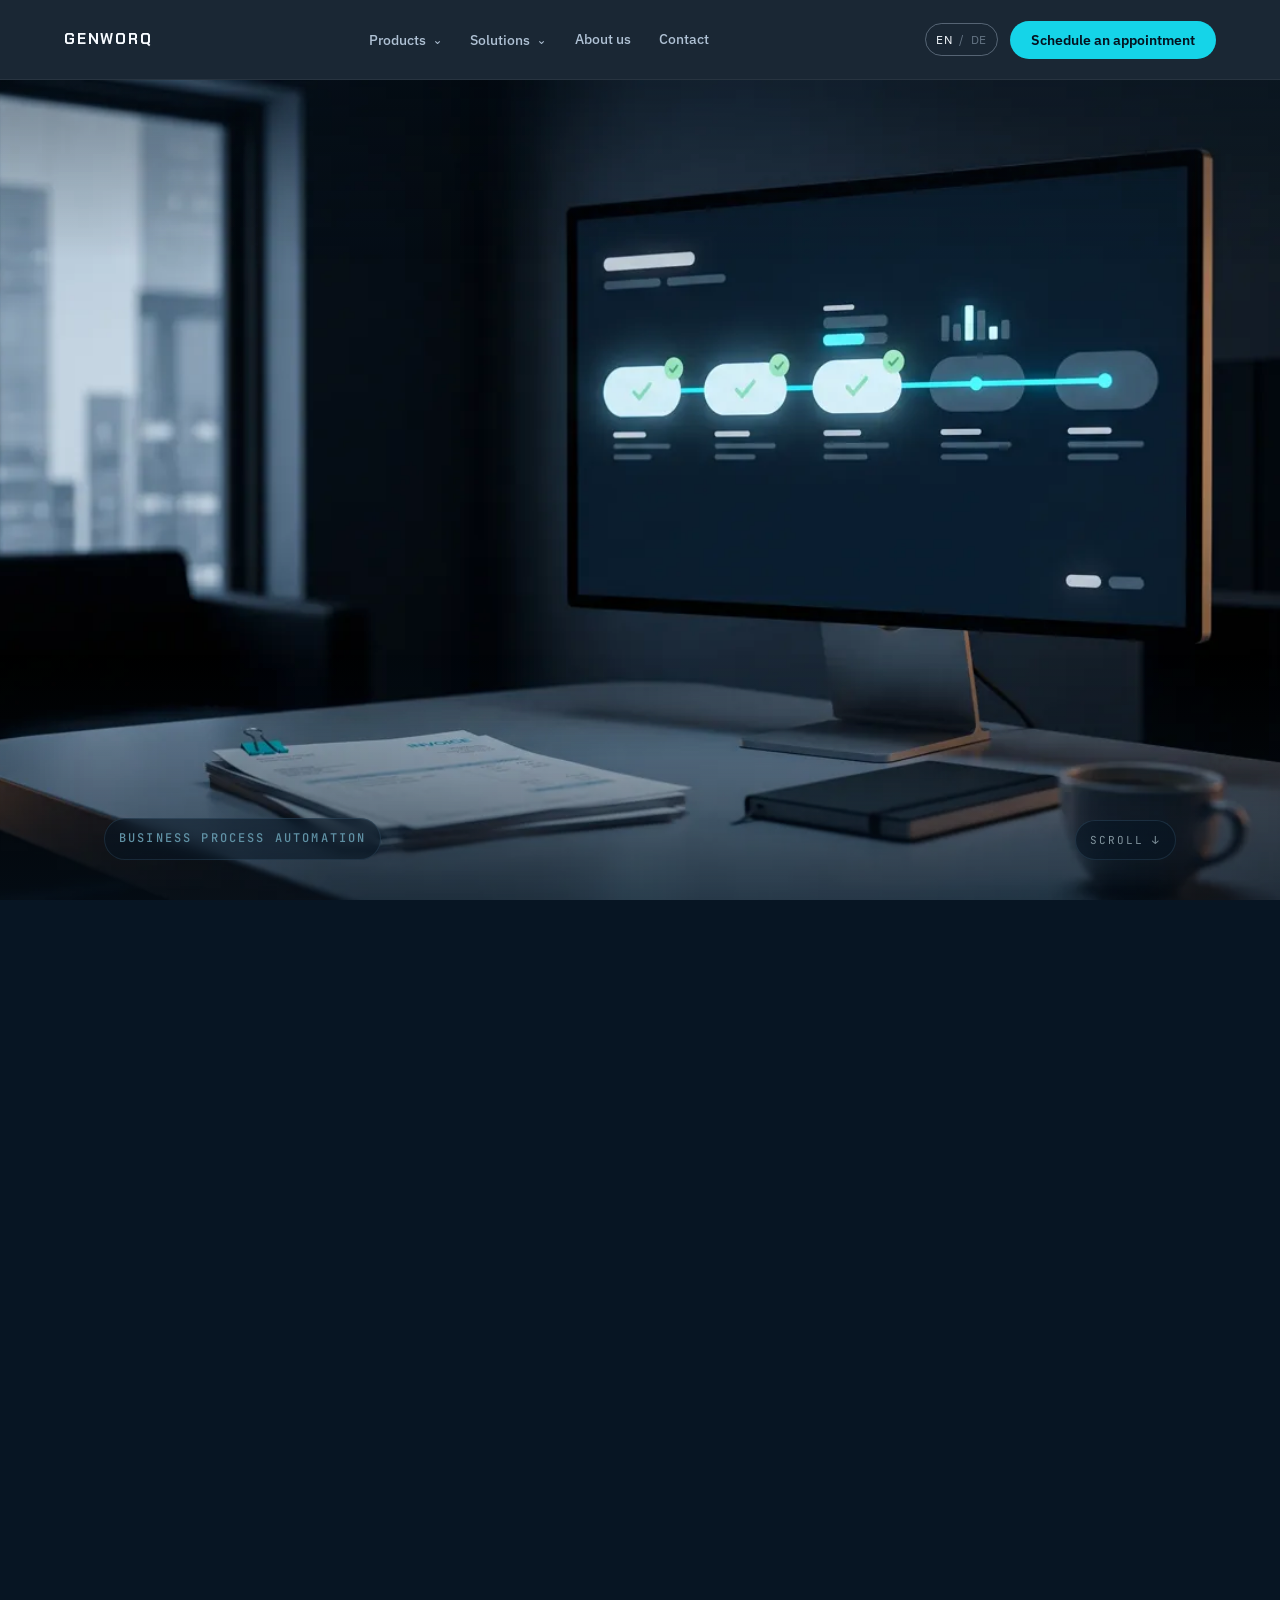
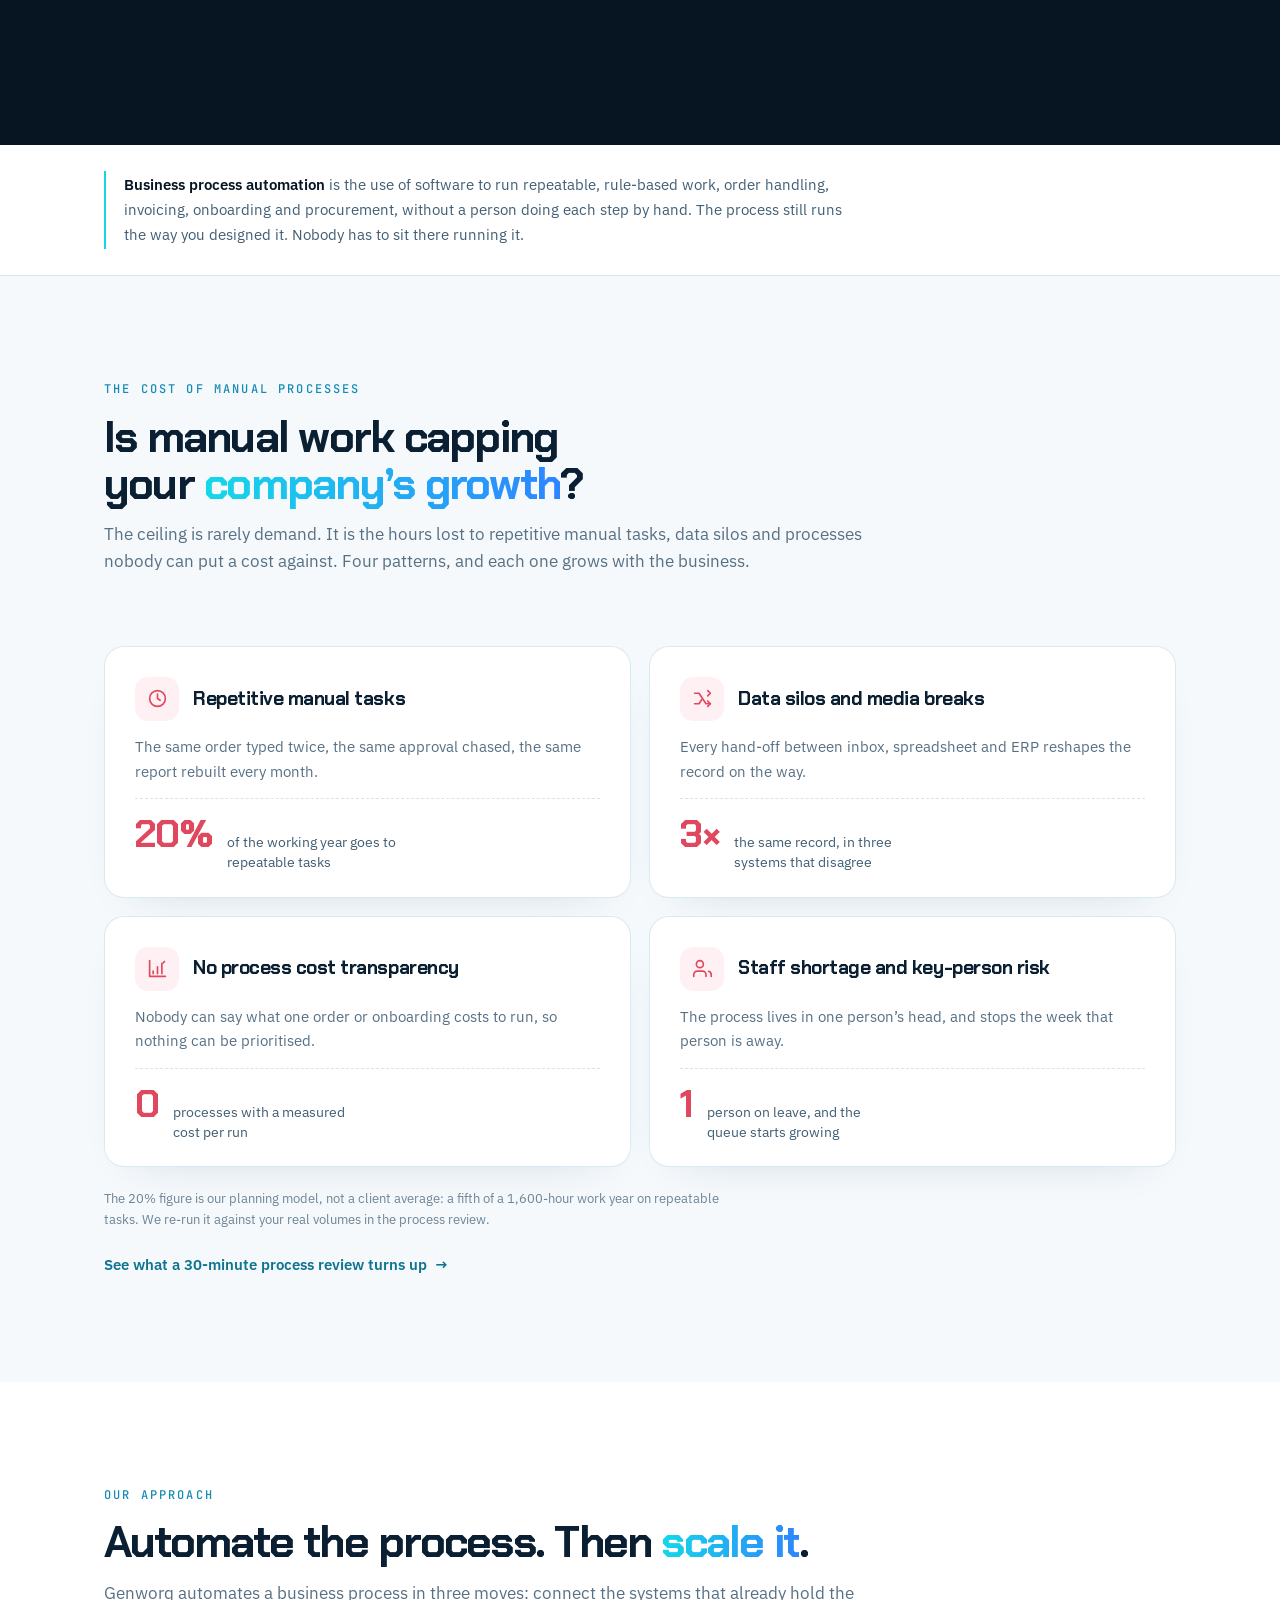
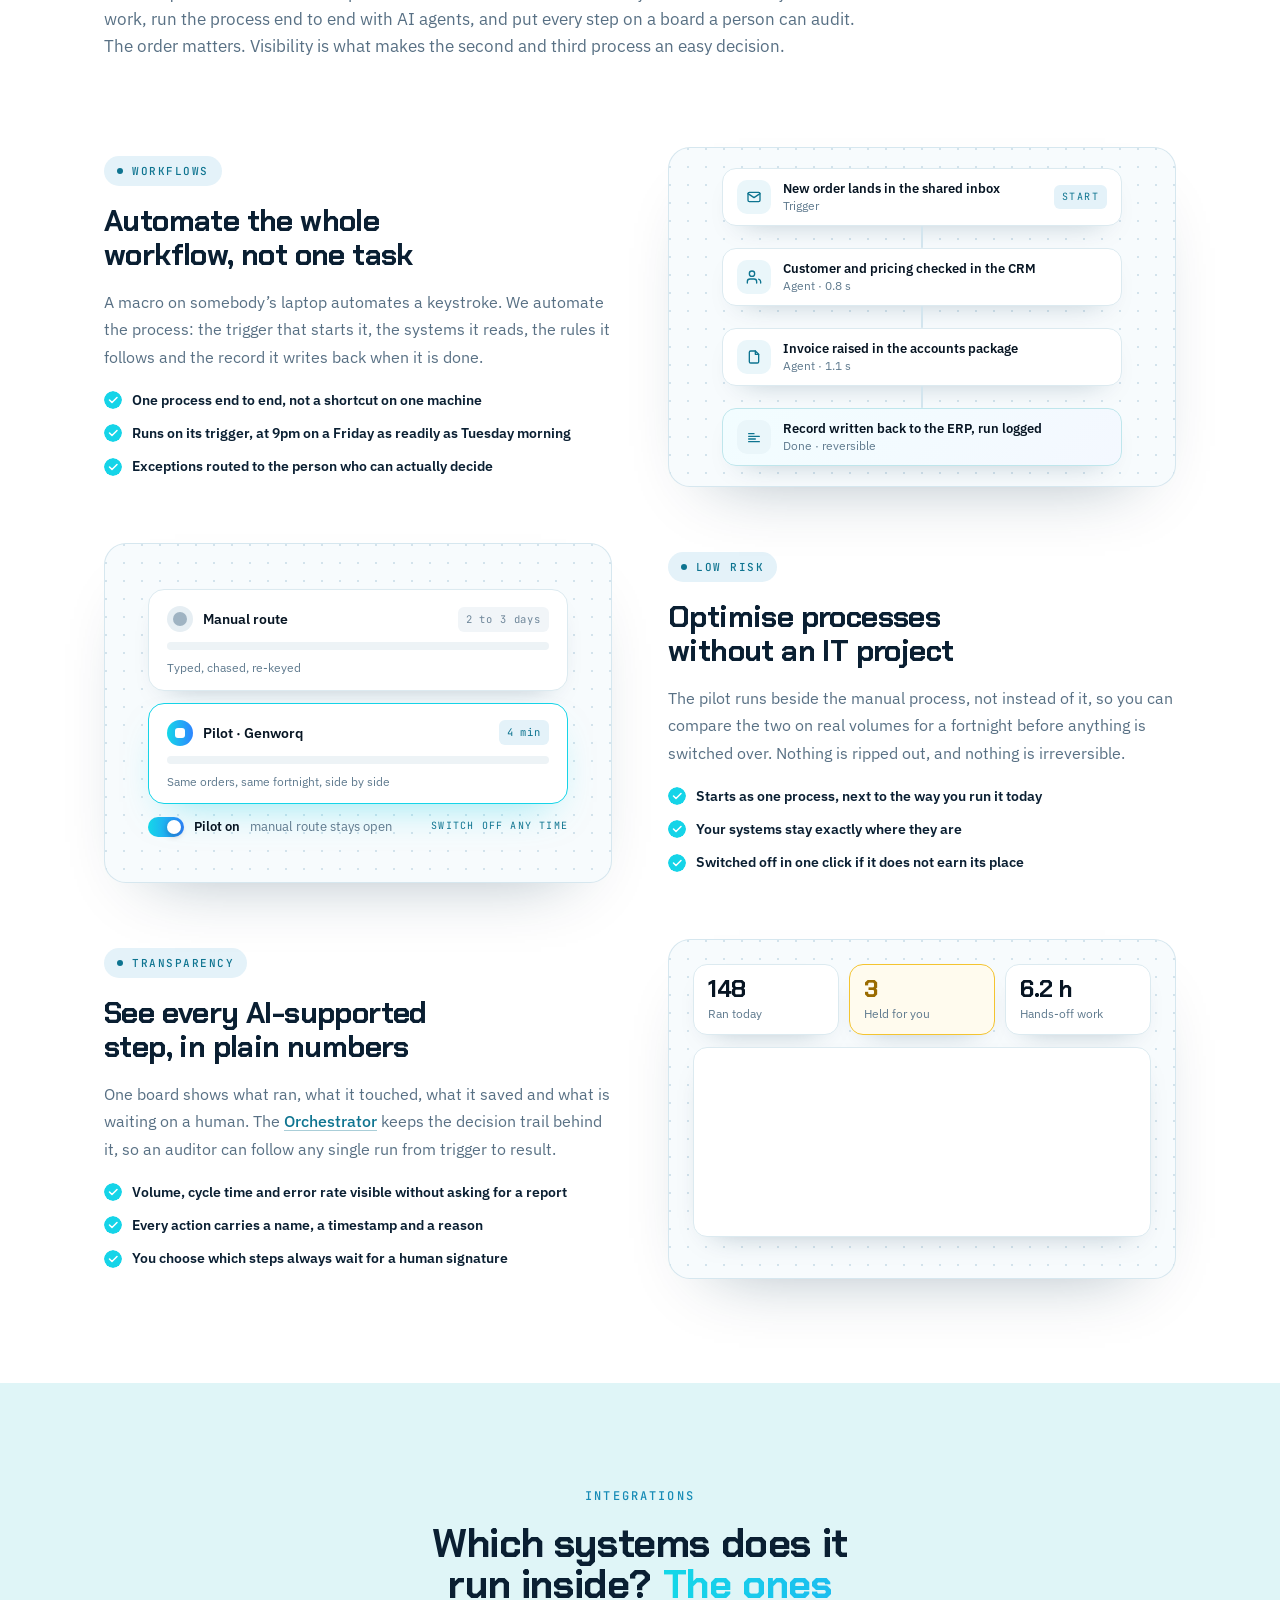
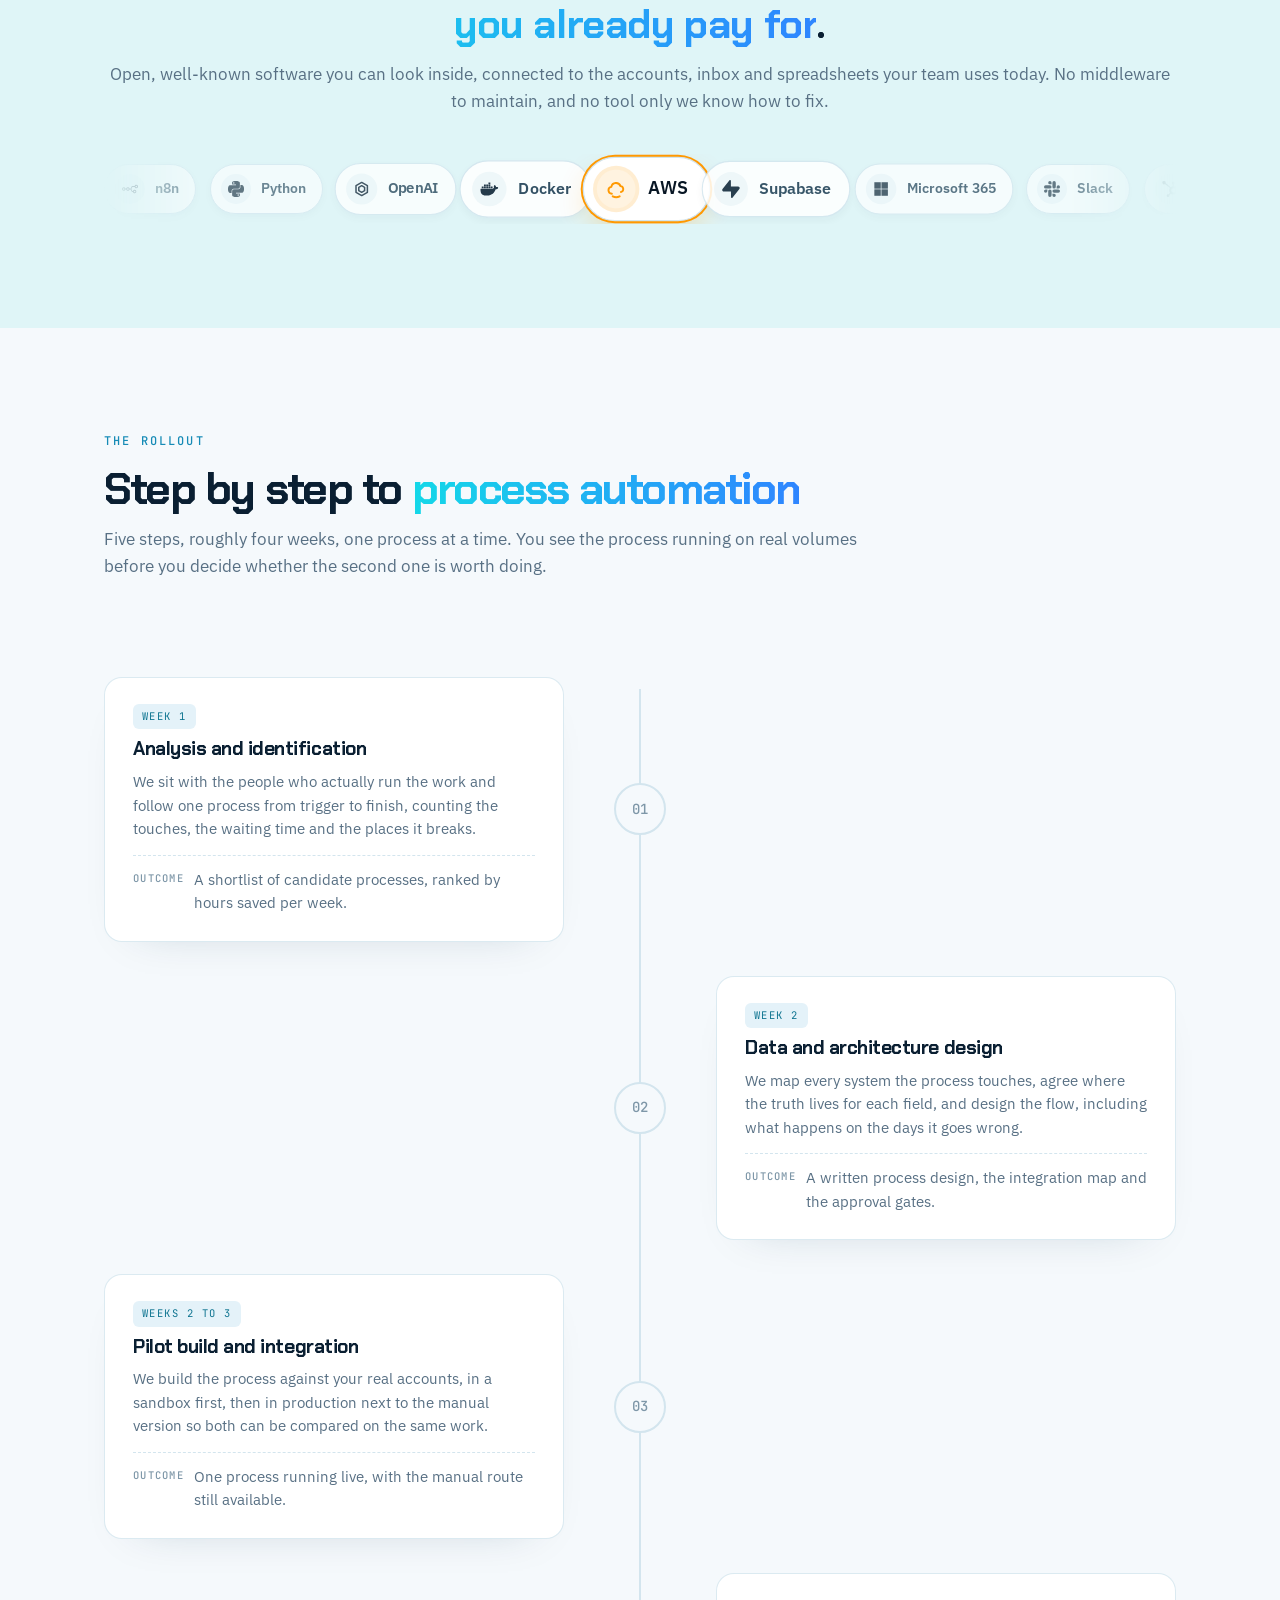
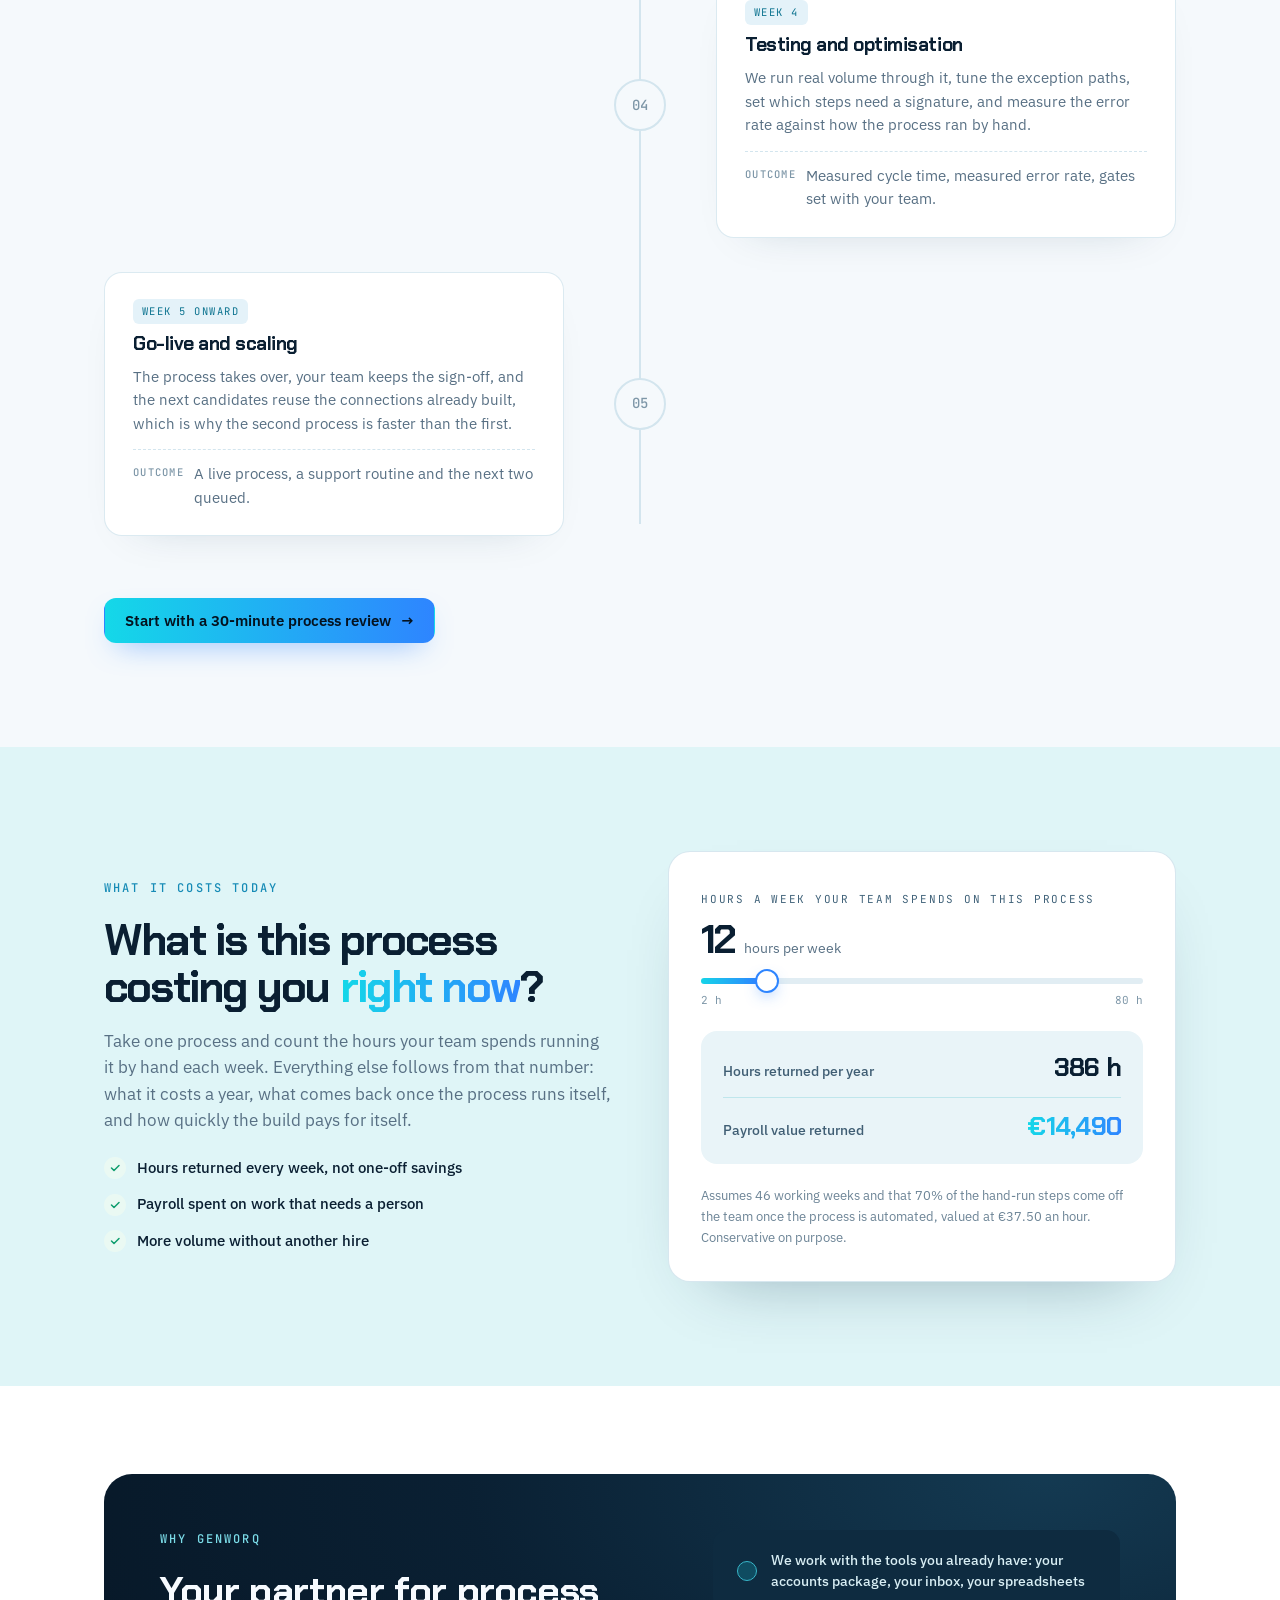
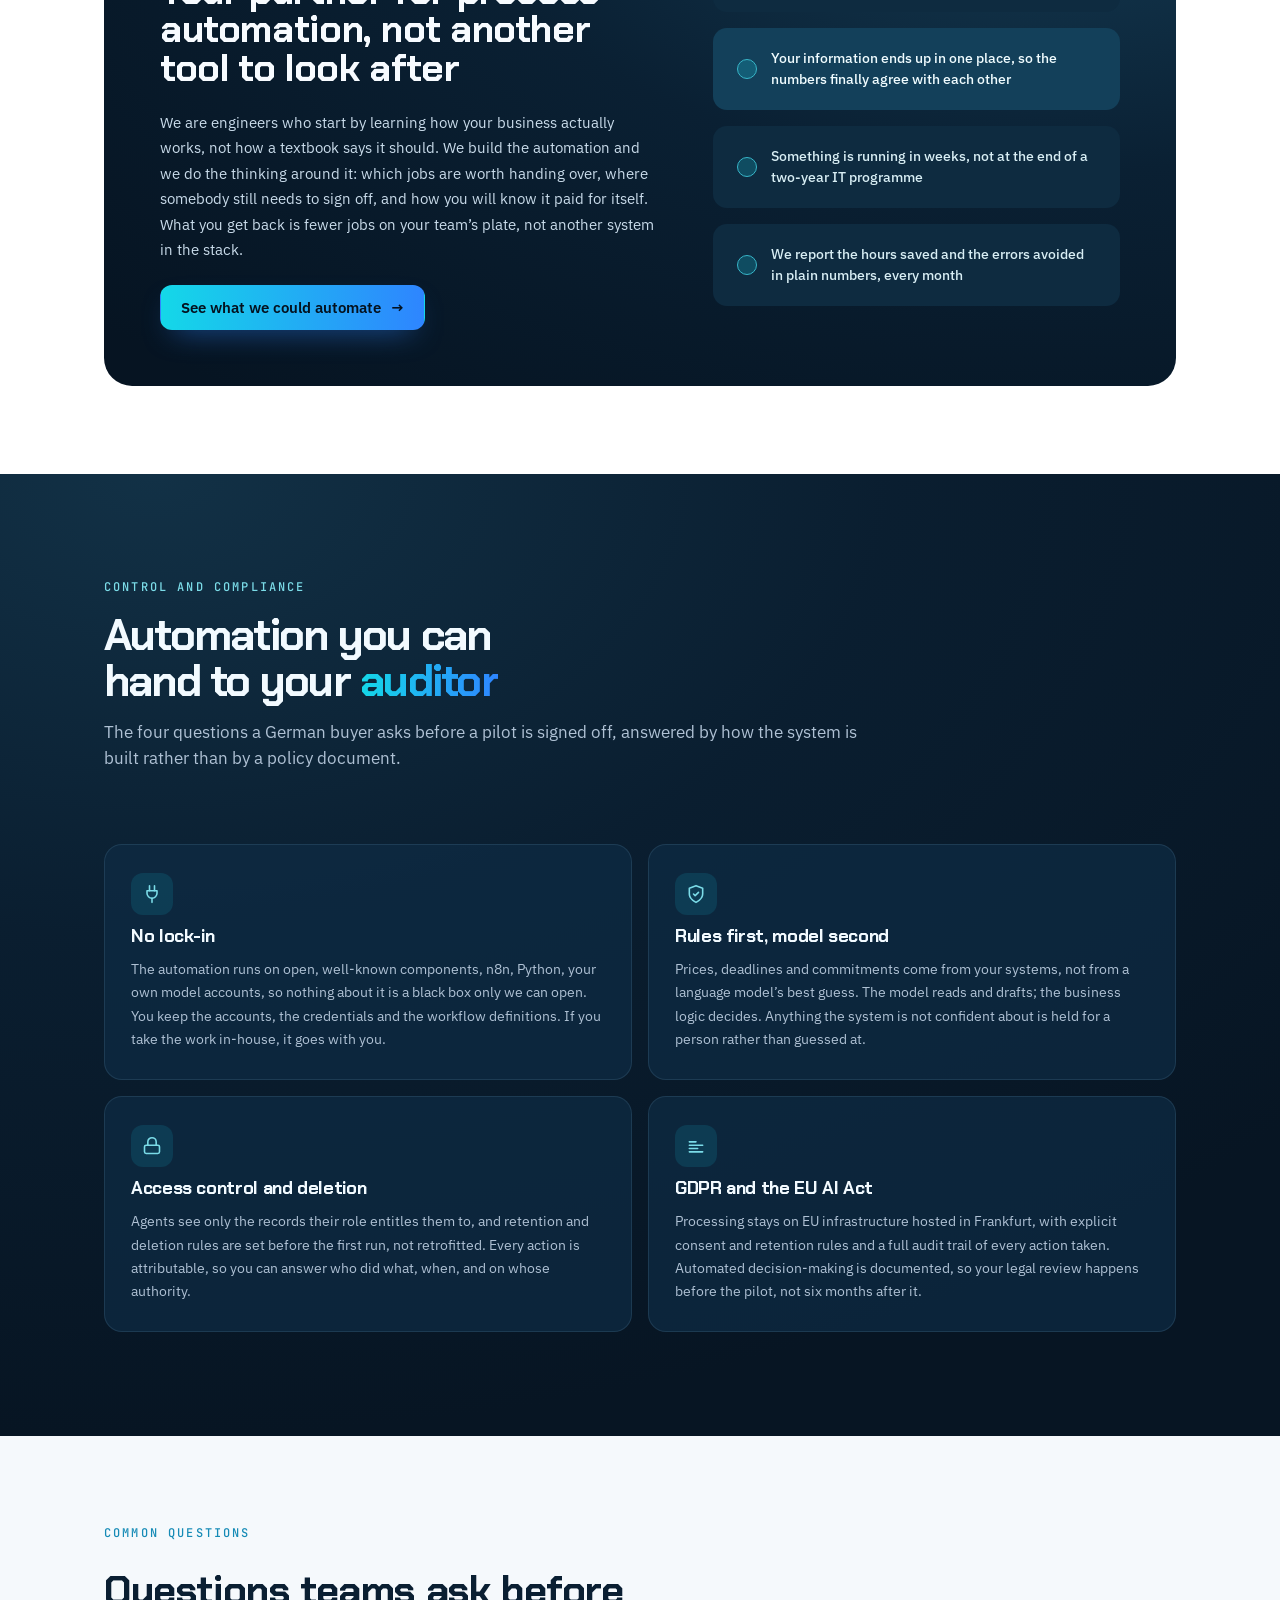
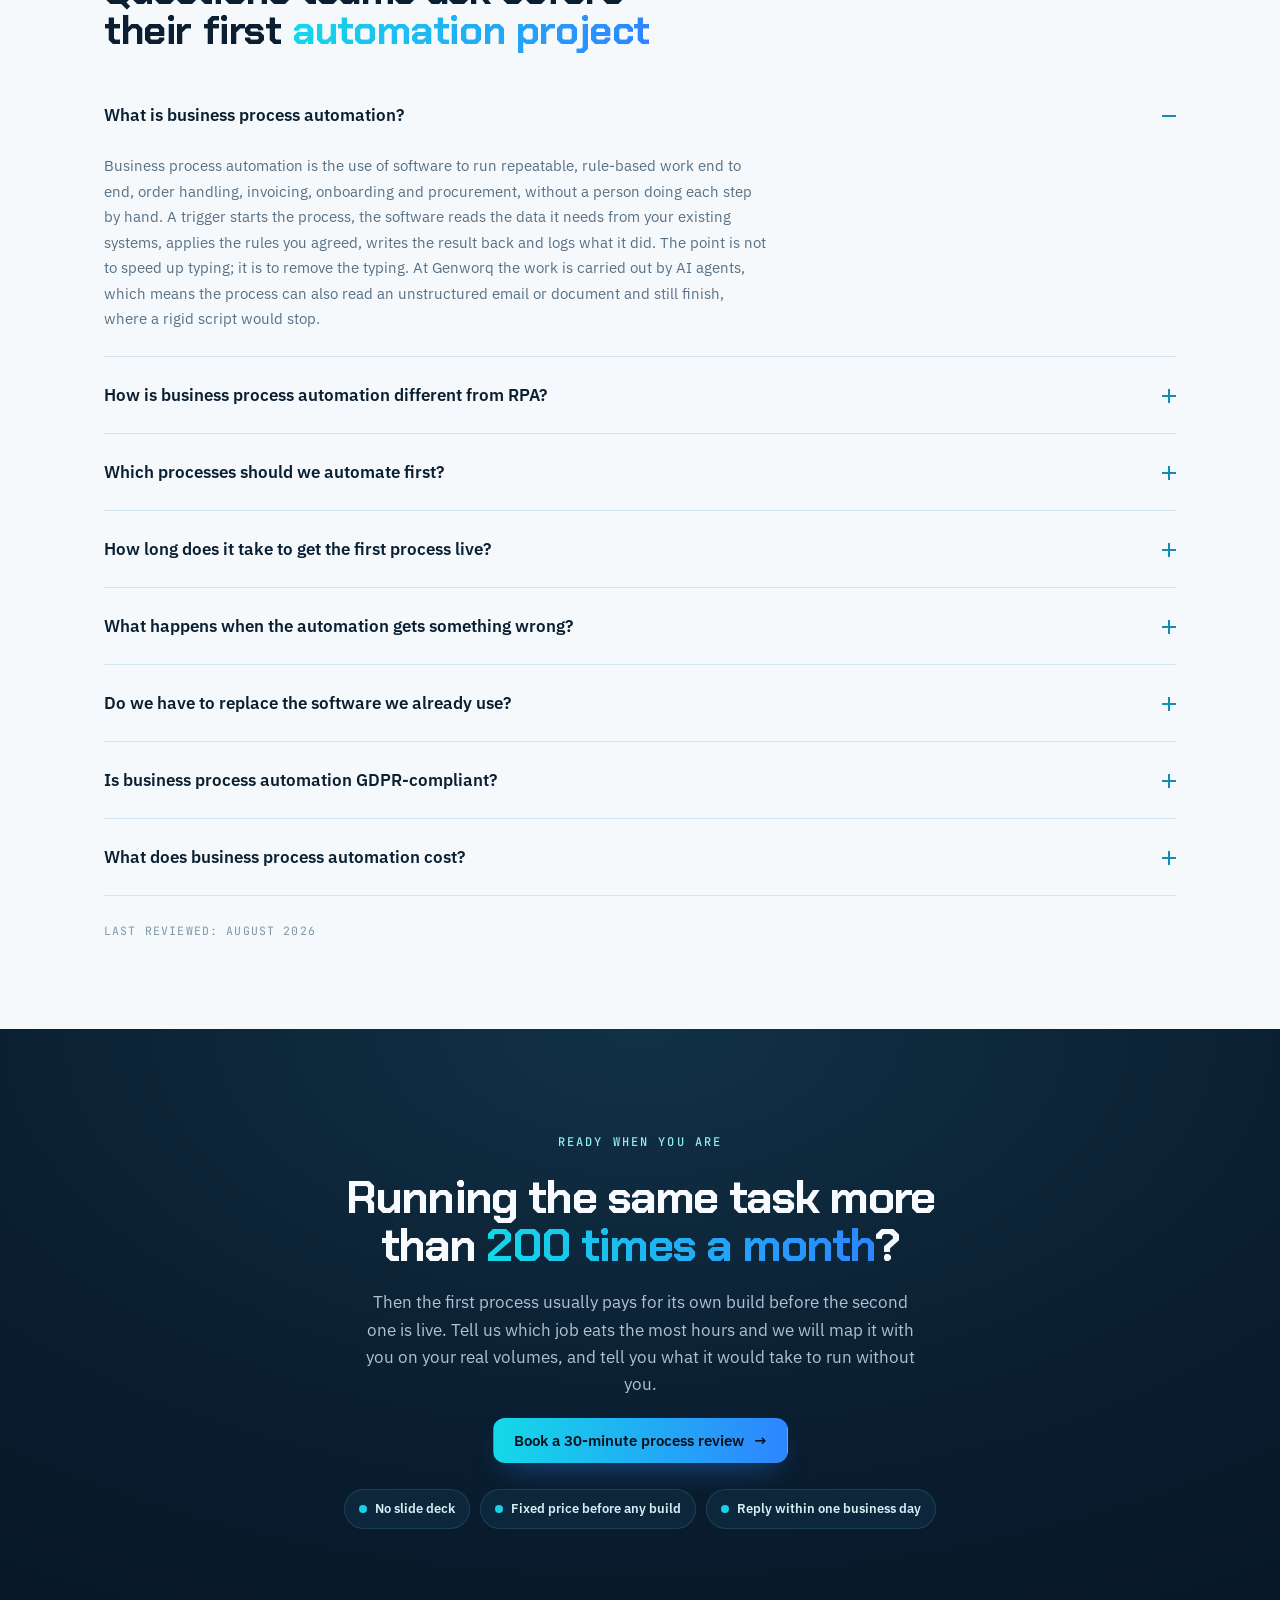
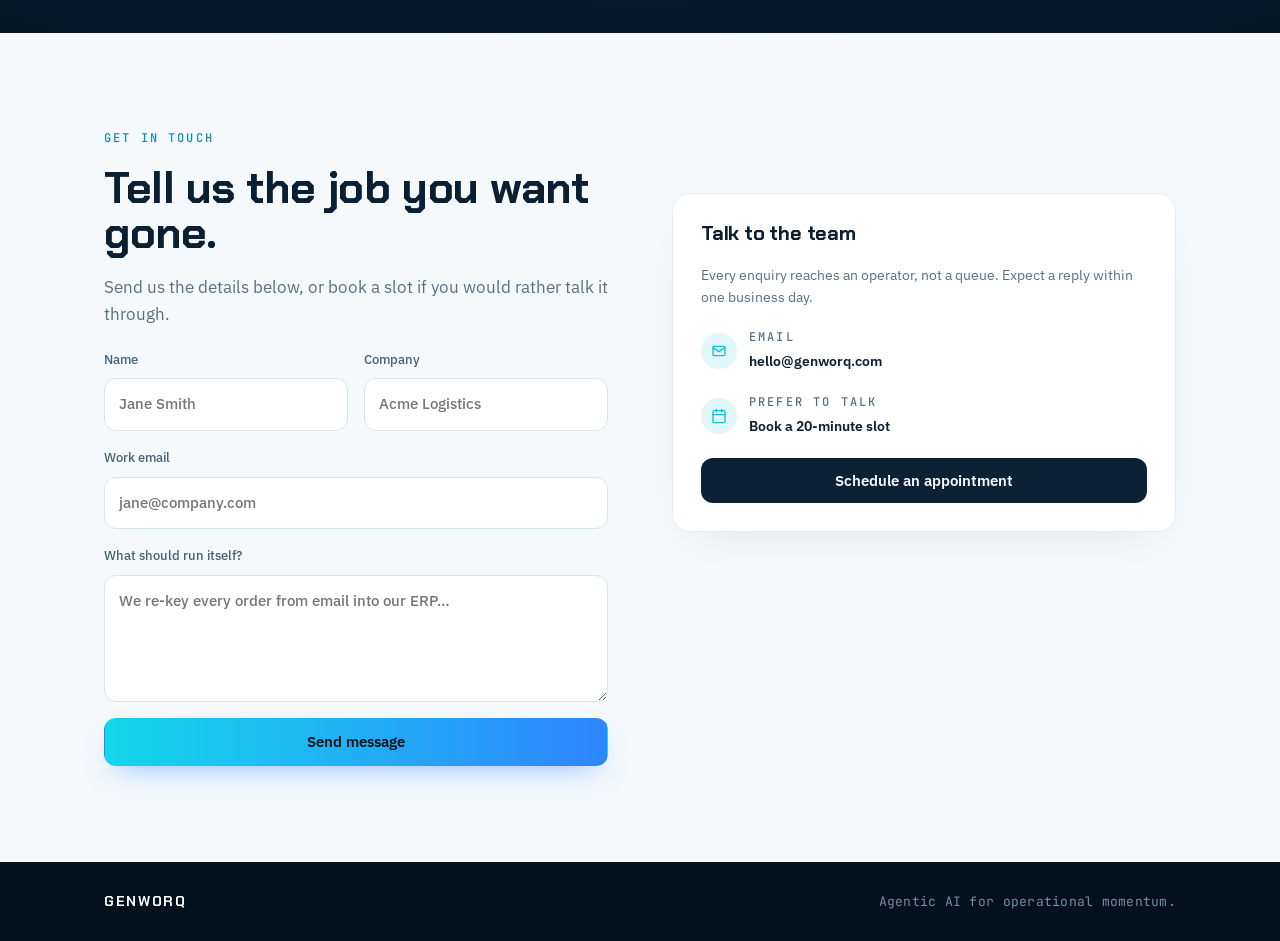
<file: solutions/business-process-automation.html>
<!doctype html>
<html lang="en" data-lang="en">
<head>
<meta charset="utf-8">
<meta name="viewport" content="width=device-width, initial-scale=1">
<title>Business Process Automation with AI Agents | Genworq</title>
<meta name="description" content="Business process automation from Genworq: order handling, invoicing, onboarding and procurement run end to end by AI agents inside your existing systems.">
<link rel="canonical" href="https://zabiagentshub.github.io/genworq-site/solutions/business-process-automation.html">
<meta name="robots" content="index,follow,max-image-preview:large,max-snippet:-1,max-video-preview:-1">
<meta name="theme-color" content="#071523">
<meta property="og:site_name" content="Genworq">
<meta property="og:locale" content="en_US">
<meta property="og:locale:alternate" content="de_DE">
<meta property="og:title" content="Business Process Automation with AI Agents | Genworq">
<meta property="og:description" content="Business process automation from Genworq: order handling, invoicing, onboarding and procurement run end to end by AI agents inside your existing systems.">
<meta property="og:type" content="website">
<meta property="og:url" content="https://zabiagentshub.github.io/genworq-site/solutions/business-process-automation.html">
<meta property="og:image" content="https://zabiagentshub.github.io/genworq-site/assets/bpa-og.jpg">
<meta property="og:image:width" content="1200">
<meta property="og:image:height" content="630">
<meta property="og:image:alt" content="A monitor showing a business process running step by step, with a stack of paper invoices on the desk beside it">
<meta name="twitter:card" content="summary_large_image">
<meta name="twitter:title" content="Business Process Automation with AI Agents | Genworq">
<meta name="twitter:description" content="Business process automation from Genworq: order handling, invoicing, onboarding and procurement run end to end by AI agents inside your existing systems.">
<meta name="twitter:image" content="https://zabiagentshub.github.io/genworq-site/assets/bpa-og.jpg">
<link rel="icon" href="data:image/svg+xml,%3Csvg xmlns='http://www.w3.org/2000/svg' viewBox='0 0 32 32'%3E%3Crect width='32' height='32' rx='7' fill='%23071523'/%3E%3Cpath d='M16 5v22' stroke='%2315D4E8' stroke-width='2.4' stroke-linecap='round'/%3E%3Cpath d='M8 12h16M10 20h12' stroke='%232E85FF' stroke-width='1.6' stroke-linecap='round' opacity='.85'/%3E%3C/svg%3E">
<link rel="preconnect" href="https://fonts.googleapis.com">
<link rel="preconnect" href="https://fonts.gstatic.com" crossorigin>
<link href="https://fonts.googleapis.com/css2?family=Chakra+Petch:wght@600;700&family=IBM+Plex+Sans:wght@400;500;600&family=JetBrains+Mono:wght@400;500&display=swap" rel="stylesheet">
<link rel="stylesheet" href="../assets/style.css?v=20260823m">
<link rel="stylesheet" href="../assets/bpa.css?v=20260823m">
<script type="application/ld+json">{"@context":"https://schema.org","@graph":[{"@type":"Organization","@id":"https://zabiagentshub.github.io/genworq-site/#org","name":"Genworq","url":"https://zabiagentshub.github.io/genworq-site/","email":"hello@genworq.com","logo":{"@type":"ImageObject","url":"https://zabiagentshub.github.io/genworq-site/assets/og-logo.png","width":512,"height":512},"description":"Genworq builds agentic AI systems: coordinated crews of AI agents that research, decide and execute across a company’s CRM, inbox and operations stack, with human approval gates and a full decision trail.","knowsAbout":["AI agents","agentic AI","business process automation","AI voice agents","AI chatbots","sales automation","marketing automation","AI orchestration","human-in-the-loop automation"],"areaServed":["DE","AT","CH","EU"],"availableLanguage":["en","de"],"contactPoint":{"@type":"ContactPoint","contactType":"sales","email":"hello@genworq.com","availableLanguage":["en","de"]}},{"@type":"WebSite","@id":"https://zabiagentshub.github.io/genworq-site/#website","url":"https://zabiagentshub.github.io/genworq-site/","name":"Genworq","publisher":{"@id":"https://zabiagentshub.github.io/genworq-site/#org"},"inLanguage":["en","de"]},{"@type":"WebPage","@id":"https://zabiagentshub.github.io/genworq-site/solutions/business-process-automation.html#webpage","url":"https://zabiagentshub.github.io/genworq-site/solutions/business-process-automation.html","name":"Business Process Automation with AI Agents | Genworq","description":"Business process automation from Genworq: order handling, invoicing, onboarding and procurement run end to end by AI agents inside your existing systems.","isPartOf":{"@id":"https://zabiagentshub.github.io/genworq-site/#website"},"about":{"@id":"https://zabiagentshub.github.io/genworq-site/#org"},"inLanguage":"en","primaryImageOfPage":{"@type":"ImageObject","url":"https://zabiagentshub.github.io/genworq-site/assets/bpa-og.jpg","width":1200,"height":630},"dateModified":"2026-08-23"},{"@type":"BreadcrumbList","itemListElement":[{"@type":"ListItem","position":1,"name":"Home","item":"https://zabiagentshub.github.io/genworq-site/"},{"@type":"ListItem","position":2,"name":"Solutions","item":"https://zabiagentshub.github.io/genworq-site/solutions.html"},{"@type":"ListItem","position":3,"name":"Business Process Automation","item":"https://zabiagentshub.github.io/genworq-site/solutions/business-process-automation.html"}]},{"@type":"Service","@id":"https://zabiagentshub.github.io/genworq-site/solutions/business-process-automation.html#service","name":"Business Process Automation (AI agents)","serviceType":"Business Process Automation","description":"Business process automation is the use of software to run repeatable, rule-based work, order handling, invoicing, onboarding and procurement, without a person doing each step by hand. The process still runs the way you designed it. Nobody has to sit there running it.","provider":{"@id":"https://zabiagentshub.github.io/genworq-site/#org"},"areaServed":["DE","AT","CH","EU"],"availableLanguage":["en","de"],"url":"https://zabiagentshub.github.io/genworq-site/solutions/business-process-automation.html"},{"@type":"HowTo","name":"How to automate a business process with Genworq","description":"The five-step rollout Genworq uses to take one business process from analysis to a live, automated workflow, typically in two to four weeks.","totalTime":"P4W","step":[{"@type":"HowToStep","position":1,"name":"Analysis and identification","text":"We sit with the people who actually run the work and follow one process from trigger to finish, counting the touches, the waiting time and the places it breaks. Outcome: A shortlist of candidate processes, ranked by hours saved per week."},{"@type":"HowToStep","position":2,"name":"Data and architecture design","text":"We map every system the process touches, agree where the truth lives for each field, and design the flow, including what happens on the days it goes wrong. Outcome: A written process design, the integration map and the approval gates."},{"@type":"HowToStep","position":3,"name":"Pilot build and integration","text":"We build the process against your real accounts, in a sandbox first, then in production next to the manual version so both can be compared on the same work. Outcome: One process running live, with the manual route still available."},{"@type":"HowToStep","position":4,"name":"Testing and optimisation","text":"We run real volume through it, tune the exception paths, set which steps need a signature, and measure the error rate against how the process ran by hand. Outcome: Measured cycle time, measured error rate, gates set with your team."},{"@type":"HowToStep","position":5,"name":"Go-live and scaling","text":"The process takes over, your team keeps the sign-off, and the next candidates reuse the connections already built, which is why the second process is faster than the first. Outcome: A live process, a support routine and the next two queued."}]},{"@type":"FAQPage","mainEntity":[{"@type":"Question","name":"What is business process automation?","acceptedAnswer":{"@type":"Answer","text":"Business process automation is the use of software to run repeatable, rule-based work end to end, order handling, invoicing, onboarding and procurement, without a person doing each step by hand. A trigger starts the process, the software reads the data it needs from your existing systems, applies the rules you agreed, writes the result back and logs what it did. The point is not to speed up typing; it is to remove the typing. At Genworq the work is carried out by AI agents, which means the process can also read an unstructured email or document and still finish, where a rigid script would stop."}},{"@type":"Question","name":"How is business process automation different from RPA?","acceptedAnswer":{"@type":"Answer","text":"RPA copies a person’s clicks and keystrokes on a screen, while business process automation with AI agents works at the level of the process itself. An RPA bot breaks when a button moves or a supplier changes their invoice layout, because it only knows the surface. An agent reads the content, decides the next step against your rules and writes the result back through the system’s own interface, so a new layout is just another document. We still use straightforward scripted steps where the interface is stable and the rules are fixed, because a simple mechanism that cannot drift is often the right answer."}},{"@type":"Question","name":"Which processes should we automate first?","acceptedAnswer":{"@type":"Answer","text":"Start with the process that has high volume, low judgement and clear rules, because that combination is where automation pays back fastest and fails least. In most companies the first candidates look like this: Order handling: reading orders from email and creating them in the ERP. Invoicing and matching: raising invoices, matching payments, chasing overdue accounts. Onboarding: setting up a new customer, employee or supplier across several systems. Procurement: purchase requests, approvals and supplier record updates. Reporting: the weekly or monthly numbers somebody currently rebuilds by hand. The job that eats the most hours and involves the least thinking is almost always the right place to begin."}},{"@type":"Question","name":"How long does it take to get the first process live?","acceptedAnswer":{"@type":"Answer","text":"Most first processes go live in two to four weeks, measured from the first mapping session to the process running in production. Week one is analysis, week two is design and the start of the build, weeks three and four are integration, testing and tuning the exception paths. We deliberately start with one process rather than your whole operation, so you can see it working on real volumes before committing further. The second process is usually faster, because the connections to your CRM, inbox and accounts package are already built and tested."}},{"@type":"Question","name":"What happens when the automation gets something wrong?","acceptedAnswer":{"@type":"Answer","text":"Every action is logged and reversible, and anything the system is not confident about is held for a person instead of guessed at. You decide up front which steps always need a signature, for example any refund over a threshold or any change to a supplier’s bank details. When a run is held, it stops at that step with the reason attached, so the person picking it up has the context rather than a mystery. Errors are visible on the same board as successful runs, which is what makes the error rate a number you can manage rather than a feeling."}},{"@type":"Question","name":"Do we have to replace the software we already use?","acceptedAnswer":{"@type":"Answer","text":"No. Genworq builds on top of your existing CRM, inbox, accounts package and spreadsheets, for example HubSpot, Microsoft 365, Slack, Supabase and n8n. Nothing gets thrown out and nobody has to learn a new system, because the work still lands in the tools your team already knows. That is deliberate: replacing a working system is a project, and projects are exactly what stops automation from ever starting. If a tool genuinely cannot be integrated, we will say so before you commit rather than after."}},{"@type":"Question","name":"Is business process automation GDPR-compliant?","acceptedAnswer":{"@type":"Answer","text":"Genworq is GDPR-compliant by design: processing runs on EU infrastructure hosted in Frankfurt, access is role-based, and consent and retention rules are configured explicitly rather than assumed. Your data stays in your systems and stays yours. Every action an agent takes is recorded with a name, a timestamp and a reason, which is what makes a data subject request or an audit answerable rather than an archaeology project. Automated decision-making is documented as part of the process design, so your legal and works council review can happen before the pilot goes live."}},{"@type":"Question","name":"What does business process automation cost?","acceptedAnswer":{"@type":"Answer","text":"Price is driven by two things: how many processes are in scope, and how many systems each one touches. A single process running across two or three systems sits at the low end; several processes spanning your accounts package, CRM and inbox sits higher. We scope it first, so you get a fixed price and an estimate of hours saved before any work starts. If the numbers do not clear the cost of the build, we will tell you that in the scoping call rather than after the invoice."}}]}]}</script>
</head>
<body class="pg">
<a class="skip" href="#main"><span class="en">Skip to content</span><span class="de">Zum Inhalt springen</span></a>
<header class="nav solid" id="nav">
  <a class="brand" href="../index.html">GENWORQ</a>
  <nav class="nav-links" id="navlinks" aria-label="Main">
    <div class="dd"><button type="button" aria-expanded="false" aria-haspopup="true"><span class="en">Products</span><span class="de">Produkte</span> <i>⌄</i></button>
      <div class="dd-panel"><span class="dd-h"><span class="en">The platform</span><span class="de">Die Plattform</span></span><a href="../platform.html"><b><span class="en">Platform overview</span><span class="de">Plattform-Überblick</span></b><small><span class="en">How the whole system fits together</span><span class="de">Wie das ganze System zusammenpasst</span></small></a><a href="../platform/orchestrator.html"><b><span class="en">The Orchestrator</span><span class="de">Der Orchestrator</span></b><small><span class="en">The layer that decides who does what</span><span class="de">Die Schicht, die entscheidet, wer was tut</span></small></a><span class="dd-h"><span class="en">Customer-facing agents</span><span class="de">Agenten im Kundenkontakt</span></span><a href="../solutions/ai-chatbots.html"><b><span class="en">AI Chatbots</span><span class="de">KI-Chatbots</span></b><small><span class="en">Trained on your documents, answers 24/7</span><span class="de">Auf Ihren Dokumenten trainiert, antwortet 24/7</span></small></a><a href="../solutions/ai-voice-agents.html"><b><span class="en">AI Voice Agents</span><span class="de">KI-Voice-Agenten</span></b><small><span class="en">Every call answered, day or night</span><span class="de">Jeder Anruf beantwortet, Tag und Nacht</span></small></a><span class="dd-h"><span class="en">Control</span><span class="de">Kontrolle</span></span><a href="../platform.html#governance"><b><span class="en">Human-in-the-Loop Controls</span><span class="de">Human-in-the-Loop-Kontrollen</span></b><small><span class="en">Approval gates, live dashboard, full audit trail</span><span class="de">Freigaben, Live-Dashboard, vollständiger Prüfpfad</span></small></a><a class="dd-all" href="../platform.html"><span class="en">Explore the platform →</span><span class="de">Die Plattform entdecken →</span></a></div></div>
    <div class="dd"><button type="button" aria-expanded="false" aria-haspopup="true"><span class="en">Solutions</span><span class="de">Lösungen</span> <i>⌄</i></button>
      <div class="dd-panel"><span class="dd-h"><span class="en">Automation services</span><span class="de">Automatisierungs-Services</span></span><a href="../solutions/business-process-automation.html"><b><span class="en">Business Process Automation</span><span class="de">Business Process Automation</span></b><small><span class="en">Orders, invoicing and onboarding run end to end</span><span class="de">Bestellungen, Rechnungen und Onboarding, Ende-zu-Ende</span></small></a><a href="../solutions/sales-automation.html"><b><span class="en">Sales Automation</span><span class="de">Sales Automation</span></b><small><span class="en">Every lead scored, answered and booked in minutes</span><span class="de">Jeder Lead in Minuten qualifiziert, beantwortet, gebucht</span></small></a><a href="../solutions/marketing-automation.html"><b><span class="en">Marketing Automation</span><span class="de">Marketing Automation</span></b><small><span class="en">Campaigns written, sent and followed up in your voice</span><span class="de">Kampagnen geschrieben, gesendet und nachgefasst, in Ihrer Stimme</span></small></a><a href="../solutions/ecommerce-automation.html"><b><span class="en">E-commerce Service Automation</span><span class="de">E-Commerce-Service-Automatisierung</span></b><small><span class="en">Order status, returns and product advice, handled 24/7</span><span class="de">Bestellstatus, Retouren und Produktberatung, rund um die Uhr</span></small></a><a class="dd-all" href="../solutions.html"><span class="en">View all solutions →</span><span class="de">Alle Lösungen ansehen →</span></a></div></div>
    <a href="../index.html#trust"><span class="en">About us</span><span class="de">Über uns</span></a>
    <a href="#contact"><span class="en">Contact</span><span class="de">Kontakt</span></a>
  </nav>
  <div class="nav-right">
    <button class="lang" id="langbtn" type="button" aria-label="Switch language / Sprache wechseln"><span data-l="en">EN</span><i>/</i><span data-l="de">DE</span></button>
    <a class="btn btn-aqua btn-sm" href="#contact"><span class="en">Schedule an appointment</span><span class="de">Termin vereinbaren</span></a>
    <button class="burger" id="burger" type="button" aria-expanded="false" aria-controls="navlinks" aria-label="Menu"><span></span><span></span></button>
  </div>
</header>
<main id="main" tabindex="-1">
<section class="bhero" id="hero"><div class="bh-stage">
  <picture class="bh-img bh-sharp">
    <source media="(max-width:640px)" srcset="../assets/bpa-hero-m.webp" type="image/webp">
    <source media="(max-width:1366px)" srcset="../assets/bpa-hero-1280.webp" type="image/webp">
    <source srcset="../assets/bpa-hero.webp" type="image/webp">
    <img src="../assets/bpa-hero.jpg" width="1600" height="898" alt="An office desk after hours: a monitor shows a business process running step by step with a cyan progress line and green checks, a stack of paper invoices beside it" fetchpriority="high" decoding="async">
  </picture>
  <video class="bh-video" data-src="../assets/bpa-hero.mp4" muted loop playsinline preload="none" aria-hidden="true" tabindex="-1"></video>
  <img class="bh-img bh-soft" src="../assets/bpa-hero-soft.webp" width="960" height="539" alt="" aria-hidden="true" decoding="async">
  <div class="bh-scrim" aria-hidden="true"></div>
  <div class="bh-rest wrap" aria-hidden="true"><span class="beye">Business process automation</span><span class="bh-cue">Scroll <i>&darr;</i></span></div>
  <div class="bh-copy wrap">
    <nav class="bcrumb" aria-label="Breadcrumb"><a href="../index.html">Home</a><span>/</span><a href="../solutions.html">Solutions</a><span>/</span><span aria-current="page">Business Process Automation</span></nav>
    <h1>Business process automation, minus the paper chase.</h1>
    <p class="lead">Orders, invoices and onboarding run end to end by <a href="../platform.html">AI agents</a>, inside the tools you already use. You keep the sign-off.</p>
    <div class="bacts"><a class="btn btn-grad" href="#contact">Map your first process <i>&rarr;</i></a><a class="blink" href="#rollout">See the 5-step rollout <i>&darr;</i></a></div>
    <p class="bmeta">Live in 2 to 4 weeks &middot; Runs inside your stack &middot; EU processing</p>
  </div>
</div></section>
<section class="bdefstrip"><div class="wrap">
  <p class="bdef"><b>Business process automation</b> is the use of software to run repeatable, rule-based work, order handling, invoicing, onboarding and procurement, without a person doing each step by hand. The process still runs the way you designed it. Nobody has to sit there running it.</p>
</div></section><section class="bsec canvas" id="problem"><div class="wrap">
  <div class="sec-head left reveal">
    <span class="kicker">The cost of manual processes</span>
    <h2 class="bh">Is manual work capping your <em>company&rsquo;s growth</em>?</h2>
    <p class="lead">The ceiling is rarely demand. It is the hours lost to repetitive manual tasks, data silos and processes nobody can put a cost against. Four patterns, and each one grows with the business.</p>
  </div>
  <div class="probs">
    <article class="prob reveal">
      <div class="prob-h"><i><svg viewBox="0 0 24 24"><circle cx="12" cy="12" r="9"/><path d="M12 7v5l3 2"/></svg></i><h3>Repetitive manual tasks</h3></div>
      <p>The same order typed twice, the same approval chased, the same report rebuilt every month.</p>
      <p class="prob-stat"><b>20%</b><span>of the working year goes to repeatable tasks</span></p>
    </article><article class="prob reveal">
      <div class="prob-h"><i><svg viewBox="0 0 24 24"><path d="M3 6h5l4 6 4 6h5"/><path d="M3 18h5l3-4.5"/><path d="m18 3 3 3-3 3"/><path d="m18 15 3 3-3 3"/></svg></i><h3>Data silos and media breaks</h3></div>
      <p>Every hand-off between inbox, spreadsheet and ERP reshapes the record on the way.</p>
      <p class="prob-stat"><b>3&times;</b><span>the same record, in three systems that disagree</span></p>
    </article><article class="prob reveal">
      <div class="prob-h"><i><svg viewBox="0 0 24 24"><path d="M3 3v18h18"/><path d="M7 15v3M12 10v8M17 6v12"/><path d="m20 4-1.5 1.5"/></svg></i><h3>No process cost transparency</h3></div>
      <p>Nobody can say what one order or onboarding costs to run, so nothing can be prioritised.</p>
      <p class="prob-stat"><b>0</b><span>processes with a measured cost per run</span></p>
    </article><article class="prob reveal">
      <div class="prob-h"><i><svg viewBox="0 0 24 24"><path d="M16 21v-2a4 4 0 0 0-4-4H6a4 4 0 0 0-4 4v2"/><circle cx="9" cy="7" r="4"/><path d="M22 21v-2a4 4 0 0 0-3-3.87"/></svg></i><h3>Staff shortage and key-person risk</h3></div>
      <p>The process lives in one person’s head, and stops the week that person is away.</p>
      <p class="prob-stat"><b>1</b><span>person on leave, and the queue starts growing</span></p>
    </article>
  </div>
  <p class="bnote reveal">The 20% figure is our planning model, not a client average: a fifth of a 1,600-hour work year on repeatable tasks. We re-run it against your real volumes in the process review.</p>
  <a class="bmore reveal" href="#contact">See what a 30-minute process review turns up <i>&rarr;</i></a>
</div></section><section class="bsec white" id="approach"><div class="wrap" style="gap:52px">
  <div class="sec-head left reveal">
    <span class="kicker">Our approach</span>
    <h2 class="bh">Automate the process. Then <em>scale it</em>.</h2>
    <p class="lead">Genworq automates a business process in three moves: connect the systems that already hold the work, run the process end to end with AI agents, and put every step on a board a person can audit. The order matters. Visibility is what makes the second and third process an easy decision.</p>
  </div>
  <div class="steps">
    <div class="step reveal">
      <div class="copy"><span class="rowtag"><i></i>Workflows</span><h3>Automate the whole workflow, not one task</h3><p class="rlead">A macro on somebody’s laptop automates a keystroke. We automate the process: the trigger that starts it, the systems it reads, the rules it follows and the record it writes back when it is done.</p><ul class="checks"><li>One process end to end, not a shortcut on one machine</li><li>Runs on its trigger, at 9pm on a Friday as readily as Tuesday morning</li><li>Exceptions routed to the person who can actually decide</li></ul></div>
      <div class="bart bart-wf" aria-hidden="true"><div class="wf">
    <div class="wf-n wf-start"><span class="wf-ic"><svg viewBox="0 0 24 24"><rect x="3" y="5" width="18" height="14" rx="2"/><path d="m3 7 9 6 9-6"/></svg></span><span class="wf-t"><b>New order lands in the shared inbox</b><small>Trigger</small></span><i class="wf-tag">Start</i></div>
    <div class="wf-l"><i></i></div>
    <div class="wf-n"><span class="wf-ic"><svg viewBox="0 0 24 24"><path d="M16 21v-2a4 4 0 0 0-4-4H6a4 4 0 0 0-4 4v2"/><circle cx="9" cy="7" r="4"/><path d="M22 21v-2a4 4 0 0 0-3-3.87"/></svg></span><span class="wf-t"><b>Customer and pricing checked in the CRM</b><small>Agent &middot; 0.8 s</small></span><i class="wf-ok"><svg viewBox="0 0 24 24"><path d="m5 12 5 5L20 7"/></svg></i></div>
    <div class="wf-l"><i></i></div>
    <div class="wf-n"><span class="wf-ic"><svg viewBox="0 0 24 24"><path d="M14 3v5h5"/><path d="M14 3H7a2 2 0 0 0-2 2v14a2 2 0 0 0 2 2h10a2 2 0 0 0 2-2V8z"/></svg></span><span class="wf-t"><b>Invoice raised in the accounts package</b><small>Agent &middot; 1.1 s</small></span><i class="wf-ok"><svg viewBox="0 0 24 24"><path d="m5 12 5 5L20 7"/></svg></i></div>
    <div class="wf-l"><i></i></div>
    <div class="wf-n wf-end"><span class="wf-ic"><svg viewBox="0 0 24 24"><path d="M4 19h16M4 15h10M4 11h16M4 7h8"/></svg></span><span class="wf-t"><b>Record written back to the ERP, run logged</b><small>Done &middot; reversible</small></span><i class="wf-ok"><svg viewBox="0 0 24 24"><path d="m5 12 5 5L20 7"/></svg></i></div>
  </div></div>
    </div><div class="step reveal rev">
      <div class="copy"><span class="rowtag"><i></i>Low risk</span><h3>Optimise processes without an IT project</h3><p class="rlead">The pilot runs beside the manual process, not instead of it, so you can compare the two on real volumes for a fortnight before anything is switched over. Nothing is ripped out, and nothing is irreversible.</p><ul class="checks"><li>Starts as one process, next to the way you run it today</li><li>Your systems stay exactly where they are</li><li>Switched off in one click if it does not earn its place</li></ul></div>
      <div class="bart bart-pilot" aria-hidden="true">
    <div class="pl pl-man"><div class="pl-h"><span class="pl-av"></span><b>Manual route</b><i class="pl-time">2 to 3 days</i></div><div class="pl-bar"><i></i></div><small>Typed, chased, re-keyed</small></div>
    <div class="pl pl-auto"><div class="pl-h"><span class="pl-av"></span><b>Pilot &middot; Genworq</b><i class="pl-time hot">4 min</i></div><div class="pl-bar"><i></i></div><small>Same orders, same fortnight, side by side</small></div>
    <div class="pl-foot"><span class="pl-sw"><i></i></span><b>Pilot on</b><span>manual route stays open</span><em>Switch off any time</em></div>
  </div>
    </div><div class="step reveal">
      <div class="copy"><span class="rowtag"><i></i>Transparency</span><h3>See every AI-supported step, in plain numbers</h3><p class="rlead">One board shows what ran, what it touched, what it saved and what is waiting on a human. The <a href="../platform/orchestrator.html">Orchestrator</a> keeps the decision trail behind it, so an auditor can follow any single run from trigger to result.</p><ul class="checks"><li>Volume, cycle time and error rate visible without asking for a report</li><li>Every action carries a name, a timestamp and a reason</li><li>You choose which steps always wait for a human signature</li></ul></div>
      <div class="bart bart-board" aria-hidden="true">
    <div class="bd-kpis"><div class="bd-kpi"><b>148</b><small>Ran today</small></div><div class="bd-kpi hold"><b>3</b><small>Held for you</small></div><div class="bd-kpi"><b>6.2 h</b><small>Hands-off work</small></div></div>
    <ul class="bd-log">
      <li><span class="t">09:14</span><span>Invoice 48211 matched to payment</span><i>Agent</i></li>
      <li><span class="t">09:15</span><span>Supplier record updated in the ERP</span><i>Agent</i></li>
      <li class="hold"><span class="t">09:16</span><span>Refund of &euro;5,400, waiting for you</span><i>Held</i></li>
      <li><span class="t">09:17</span><span>Onboarding pack sent to new customer</span><i>Agent</i></li>
    </ul>
  </div>
    </div>
  </div>
</div></section><section class="toolkit" id="integrations"><div class="wrap">
  <span class="kicker">Integrations</span>
  <h2 class="bh" style="font-size:clamp(28px,3.4vw,40px);max-width:24ch">Which systems does it run inside? <em>The ones you already pay for</em>.</h2>
  <p class="lead">Open, well-known software you can look inside, connected to the accounts, inbox and spreadsheets your team uses today. No middleware to maintain, and no tool only we know how to fix.</p>
  <div class="stack-viewport" id="stackvp"><ul class="stack-list" id="stacklist"></ul></div>
</div></section><section class="bsec canvas" id="rollout"><div class="wrap">
  <div class="sec-head left reveal">
    <span class="kicker">The rollout</span>
    <h2 class="bh">Step by step to <em>process automation</em></h2>
    <p class="lead">Five steps, roughly four weeks, one process at a time. You see the process running on real volumes before you decide whether the second one is worth doing.</p>
  </div>
  <div class="tline" id="tline">
    <div class="tstep"><span class="tnum">01</span>
      <article class="tcard"><div class="tw"><span class="tweek">Week 1</span></div><h3>Analysis and identification</h3><p>We sit with the people who actually run the work and follow one process from trigger to finish, counting the touches, the waiting time and the places it breaks.</p><p class="tout"><b>Outcome</b><span>A shortlist of candidate processes, ranked by hours saved per week.</span></p></article></div><div class="tstep"><span class="tnum">02</span>
      <article class="tcard"><div class="tw"><span class="tweek">Week 2</span></div><h3>Data and architecture design</h3><p>We map every system the process touches, agree where the truth lives for each field, and design the flow, including what happens on the days it goes wrong.</p><p class="tout"><b>Outcome</b><span>A written process design, the integration map and the approval gates.</span></p></article></div><div class="tstep"><span class="tnum">03</span>
      <article class="tcard"><div class="tw"><span class="tweek">Weeks 2 to 3</span></div><h3>Pilot build and integration</h3><p>We build the process against your real accounts, in a sandbox first, then in production next to the manual version so both can be compared on the same work.</p><p class="tout"><b>Outcome</b><span>One process running live, with the manual route still available.</span></p></article></div><div class="tstep"><span class="tnum">04</span>
      <article class="tcard"><div class="tw"><span class="tweek">Week 4</span></div><h3>Testing and optimisation</h3><p>We run real volume through it, tune the exception paths, set which steps need a signature, and measure the error rate against how the process ran by hand.</p><p class="tout"><b>Outcome</b><span>Measured cycle time, measured error rate, gates set with your team.</span></p></article></div><div class="tstep"><span class="tnum">05</span>
      <article class="tcard"><div class="tw"><span class="tweek">Week 5 onward</span></div><h3>Go-live and scaling</h3><p>The process takes over, your team keeps the sign-off, and the next candidates reuse the connections already built, which is why the second process is faster than the first.</p><p class="tout"><b>Outcome</b><span>A live process, a support routine and the next two queued.</span></p></article></div>
  </div>
  <a class="btn btn-grad reveal" href="#contact" style="align-self:flex-start;margin-top:26px">Start with a 30-minute process review <i>&rarr;</i></a>
</div></section><section class="bsec mist roi" id="roi"><div class="wrap">
  <div class="roi-copy reveal">
    <span class="kicker">What it costs today</span>
    <h2 class="bh">What is this process costing you <em>right now</em>?</h2>
    <p class="lead">Take one process and count the hours your team spends running it by hand each week. Everything else follows from that number: what it costs a year, what comes back once the process runs itself, and how quickly the build pays for itself.</p>
    <ul>
      <li><span class="tk"><svg viewBox="0 0 24 24"><path d="m5 12 5 5L20 7"/></svg></span>Hours returned every week, not one-off savings</li>
      <li><span class="tk"><svg viewBox="0 0 24 24"><path d="m5 12 5 5L20 7"/></svg></span>Payroll spent on work that needs a person</li>
      <li><span class="tk"><svg viewBox="0 0 24 24"><path d="m5 12 5 5L20 7"/></svg></span>More volume without another hire</li>
    </ul>
  </div>
  <div class="roi-card reveal">
    <div>
      <span class="roi-lab">Hours a week your team spends on this process</span>
      <div class="roi-val"><b id="roi-h">12</b><small>hours per week</small></div>
      <input type="range" id="roi-hours" min="2" max="80" step="1" value="12" aria-label="Hours a week your team spends on this process">
      <div class="roi-minmax"><span>2 h</span><span>80 h</span></div>
    </div>
    <div class="roi-res">
      <div><span class="rl">Hours returned per year</span><span class="rv" id="roi-year">386 h</span></div>
      <hr>
      <div><span class="rl">Payroll value returned</span><span class="rv acc" id="roi-money">&euro;14,490</span></div>
    </div>
    <p class="bnote">Assumes 46 working weeks and that 70% of the hand-run steps come off the team once the process is automated, valued at &euro;37.50 an hour. Conservative on purpose.</p>
  </div>
</div></section><section class="partner"><div class="wrap"><div class="ppanel reveal">
  <div class="copy"><span class="kicker">Why Genworq</span><h2>Your partner for process automation, not another tool to look after</h2>
  <p>We are engineers who start by learning how your business actually works, not how a textbook says it should. We build the automation and we do the thinking around it: which jobs are worth handing over, where somebody still needs to sign off, and how you will know it paid for itself. What you get back is fewer jobs on your team&rsquo;s plate, not another system in the stack.</p>
  <a class="btn btn-grad" href="#contact" style="align-self:flex-start">See what we could automate <i>&rarr;</i></a></div>
  <ul class="points">
    <li>We work with the tools you already have: your accounts package, your inbox, your spreadsheets</li>
    <li class="hi">Your information ends up in one place, so the numbers finally agree with each other</li>
    <li>Something is running in weeks, not at the end of a two-year IT programme</li>
    <li>We report the hours saved and the errors avoided in plain numbers, every month</li>
  </ul>
</div></div></section><section class="bsec dark" id="governance"><div class="wrap">
  <div class="sec-head left reveal">
    <span class="kicker">Control and compliance</span>
    <h2 class="bh">Automation you can hand to your <em>auditor</em></h2>
    <p class="lead">The four questions a German buyer asks before a pilot is signed off, answered by how the system is built rather than by a policy document.</p>
  </div>
  <div class="gov"><article class="gcard reveal"><i><svg viewBox="0 0 24 24"><path d="M9 2v6M15 2v6"/><path d="M6 8h12v3a6 6 0 0 1-12 0z"/><path d="M12 17v5"/></svg></i><h3>No lock-in</h3><p>The automation runs on open, well-known components, n8n, Python, your own model accounts, so nothing about it is a black box only we can open. You keep the accounts, the credentials and the workflow definitions. If you take the work in-house, it goes with you.</p></article><article class="gcard reveal"><i><svg viewBox="0 0 24 24"><path d="M12 22s8-4 8-10V5l-8-3-8 3v7c0 6 8 10 8 10z"/><path d="m9 12 2 2 4-4"/></svg></i><h3>Rules first, model second</h3><p>Prices, deadlines and commitments come from your systems, not from a language model’s best guess. The model reads and drafts; the business logic decides. Anything the system is not confident about is held for a person rather than guessed at.</p></article><article class="gcard reveal"><i><svg viewBox="0 0 24 24"><rect x="3" y="11" width="18" height="10" rx="2"/><path d="M7 11V7a5 5 0 0 1 10 0v4"/></svg></i><h3>Access control and deletion</h3><p>Agents see only the records their role entitles them to, and retention and deletion rules are set before the first run, not retrofitted. Every action is attributable, so you can answer who did what, when, and on whose authority.</p></article><article class="gcard reveal"><i><svg viewBox="0 0 24 24"><path d="M4 19h16M4 15h10M4 11h16M4 7h8"/></svg></i><h3>GDPR and the EU AI Act</h3><p>Processing stays on EU infrastructure hosted in Frankfurt, with explicit consent and retention rules and a full audit trail of every action taken. Automated decision-making is documented, so your legal review happens before the pilot, not six months after it.</p></article></div>
</div></section><section class="faq" id="faq"><div class="wrap reveal">
  <span class="kicker">Common questions</span>
  <h2 class="sec-h2 bh" style="font-size:clamp(28px,3.4vw,40px);max-width:26ch">Questions teams ask before their first <em>automation project</em></h2>
  <div><details open><summary>What is business process automation?<i></i></summary><div class="ans"><p>Business process automation is the use of software to run repeatable, rule-based work end to end, order handling, invoicing, onboarding and procurement, without a person doing each step by hand. A trigger starts the process, the software reads the data it needs from your existing systems, applies the rules you agreed, writes the result back and logs what it did. The point is not to speed up typing; it is to remove the typing. At Genworq the work is carried out by AI agents, which means the process can also read an unstructured email or document and still finish, where a rigid script would stop.</p></div></details><details><summary>How is business process automation different from RPA?<i></i></summary><div class="ans"><p>RPA copies a person’s clicks and keystrokes on a screen, while business process automation with AI agents works at the level of the process itself. An RPA bot breaks when a button moves or a supplier changes their invoice layout, because it only knows the surface. An agent reads the content, decides the next step against your rules and writes the result back through the system’s own interface, so a new layout is just another document. We still use straightforward scripted steps where the interface is stable and the rules are fixed, because a simple mechanism that cannot drift is often the right answer.</p></div></details><details><summary>Which processes should we automate first?<i></i></summary><div class="ans"><p>Start with the process that has high volume, low judgement and clear rules, because that combination is where automation pays back fastest and fails least. In most companies the first candidates look like this:</p><ul style="margin:12px 0 0;display:flex;flex-direction:column;gap:8px"><li style="display:flex;gap:10px"><span aria-hidden="true">&middot;</span><span>Order handling: reading orders from email and creating them in the ERP</span></li><li style="display:flex;gap:10px"><span aria-hidden="true">&middot;</span><span>Invoicing and matching: raising invoices, matching payments, chasing overdue accounts</span></li><li style="display:flex;gap:10px"><span aria-hidden="true">&middot;</span><span>Onboarding: setting up a new customer, employee or supplier across several systems</span></li><li style="display:flex;gap:10px"><span aria-hidden="true">&middot;</span><span>Procurement: purchase requests, approvals and supplier record updates</span></li><li style="display:flex;gap:10px"><span aria-hidden="true">&middot;</span><span>Reporting: the weekly or monthly numbers somebody currently rebuilds by hand</span></li></ul><p style="margin-top:12px">The job that eats the most hours and involves the least thinking is almost always the right place to begin.</p></div></details><details><summary>How long does it take to get the first process live?<i></i></summary><div class="ans"><p>Most first processes go live in two to four weeks, measured from the first mapping session to the process running in production. Week one is analysis, week two is design and the start of the build, weeks three and four are integration, testing and tuning the exception paths. We deliberately start with one process rather than your whole operation, so you can see it working on real volumes before committing further. The second process is usually faster, because the connections to your CRM, inbox and accounts package are already built and tested.</p></div></details><details><summary>What happens when the automation gets something wrong?<i></i></summary><div class="ans"><p>Every action is logged and reversible, and anything the system is not confident about is held for a person instead of guessed at. You decide up front which steps always need a signature, for example any refund over a threshold or any change to a supplier’s bank details. When a run is held, it stops at that step with the reason attached, so the person picking it up has the context rather than a mystery. Errors are visible on the same board as successful runs, which is what makes the error rate a number you can manage rather than a feeling.</p></div></details><details><summary>Do we have to replace the software we already use?<i></i></summary><div class="ans"><p>No. Genworq builds on top of your existing CRM, inbox, accounts package and spreadsheets, for example HubSpot, Microsoft 365, Slack, Supabase and n8n. Nothing gets thrown out and nobody has to learn a new system, because the work still lands in the tools your team already knows. That is deliberate: replacing a working system is a project, and projects are exactly what stops automation from ever starting. If a tool genuinely cannot be integrated, we will say so before you commit rather than after.</p></div></details><details><summary>Is business process automation GDPR-compliant?<i></i></summary><div class="ans"><p>Genworq is GDPR-compliant by design: processing runs on EU infrastructure hosted in Frankfurt, access is role-based, and consent and retention rules are configured explicitly rather than assumed. Your data stays in your systems and stays yours. Every action an agent takes is recorded with a name, a timestamp and a reason, which is what makes a data subject request or an audit answerable rather than an archaeology project. Automated decision-making is documented as part of the process design, so your legal and works council review can happen before the pilot goes live.</p></div></details><details><summary>What does business process automation cost?<i></i></summary><div class="ans"><p>Price is driven by two things: how many processes are in scope, and how many systems each one touches. A single process running across two or three systems sits at the low end; several processes spanning your accounts package, CRM and inbox sits higher. We scope it first, so you get a fixed price and an estimate of hours saved before any work starts. If the numbers do not clear the cost of the build, we will tell you that in the scoping call rather than after the invoice.</p></div></details></div>
  <p class="freshness">Last reviewed: August 2026</p>
</div></section><section class="qcta reveal"><div class="wrap">
  <span class="kicker on-dark">Ready when you are</span>
  <h2 class="bh">Running the same task more than <em>200 times a month</em>?</h2>
  <p>Then the first process usually pays for its own build before the second one is live. Tell us which job eats the most hours and we will map it with you on your real volumes, and tell you what it would take to run without you.</p>
  <a class="btn btn-grad" href="#contact">Book a 30-minute process review <i>&rarr;</i></a>
  <div class="chips-dark"><span>No slide deck</span><span>Fixed price before any build</span><span>Reply within one business day</span></div>
</div></section><section class="contact" id="contact"><div class="wrap two">
  <div class="copy">
    <span class="kicker"><span class="en">Get in touch</span><span class="de">Kontakt</span></span>
    <h2><span class="en">Tell us the job you want gone.</span><span class="de">Sagen Sie uns, welche Aufgabe verschwinden soll.</span></h2>
    <p class="lead"><span class="en">Send us the details below, or book a slot if you would rather talk it through.</span><span class="de">Schicken Sie uns die Details unten, oder buchen Sie einen Termin, wenn Sie lieber sprechen.</span></p>
    <form class="form" id="form" novalidate>
      <div class="row">
        <label><span>Name</span><input name="name" type="text" required autocomplete="name" data-ph-en="Jane Smith" data-ph-de="Max Mustermann"></label>
        <label><span><span class="en">Company</span><span class="de">Firma</span></span><input name="company" type="text" autocomplete="organization" data-ph-en="Acme Logistics" data-ph-de="Muster Logistik"></label>
      </div>
      <label><span><span class="en">Work email</span><span class="de">Geschäftliche E-Mail</span></span><input name="email" type="email" required autocomplete="email" data-ph-en="jane@company.com" data-ph-de="max@firma.de"></label>
      <label><span><span class="en">What should run itself?</span><span class="de">Was soll von selbst laufen?</span></span><textarea name="msg" rows="4" data-ph-en="We re-key every order from email into our ERP…" data-ph-de="Wir tippen jede Bestellung aus E-Mails ins ERP ab…"></textarea></label>
      <button class="btn btn-grad wide" type="submit"><span class="en">Send message</span><span class="de">Nachricht senden</span></button>
      <p class="success" role="status" aria-live="polite" hidden><span class="en">Thanks. Your message is ready in your email app. We reply within one business day.</span><span class="de">Danke. Ihre Nachricht liegt in Ihrem E-Mail-Programm bereit. Wir antworten innerhalb eines Werktags.</span></p>
    </form>
  </div>
  <aside class="ccard reveal">
    <h3><span class="en">Talk to the team</span><span class="de">Mit dem Team sprechen</span></h3>
    <p><span class="en">Every enquiry reaches an operator, not a queue. Expect a reply within one business day.</span><span class="de">Jede Anfrage erreicht einen Menschen, keine Warteschlange. Antwort innerhalb eines Werktags.</span></p>
    <div class="crow"><span class="ci"><svg viewBox="0 0 24 24"><rect x="3" y="5" width="18" height="14" rx="2"/><path d="m3 7 9 6 9-6"/></svg></span><div><small><span class="en">Email</span><span class="de">E-Mail</span></small><a href="mailto:hello@genworq.com">hello@genworq.com</a></div></div>
    <div class="crow"><span class="ci"><svg viewBox="0 0 24 24"><rect x="3" y="4" width="18" height="18" rx="2"/><path d="M16 2v4M8 2v4M3 10h18"/></svg></span><div><small><span class="en">Prefer to talk</span><span class="de">Lieber sprechen</span></small><b><span class="en">Book a 20-minute slot</span><span class="de">20-Minuten-Termin buchen</span></b></div></div>
    <a class="btn btn-ink" href="mailto:hello@genworq.com?subject=Schedule%20an%20appointment"><span class="en">Schedule an appointment</span><span class="de">Termin vereinbaren</span></a>
  </aside>
</div></section></main>
<footer class="foot"><div class="wrap"><span class="fbrand">GENWORQ</span><span class="ftag"><span class="en">Agentic AI for operational momentum.</span><span class="de">Agentische KI für operativen Schwung.</span></span></div></footer>
<script src="../assets/pages.js?v=20260823m" defer></script>
<script src="../assets/bpa.js?v=20260823m" defer></script>
</body>
</html>
</file>
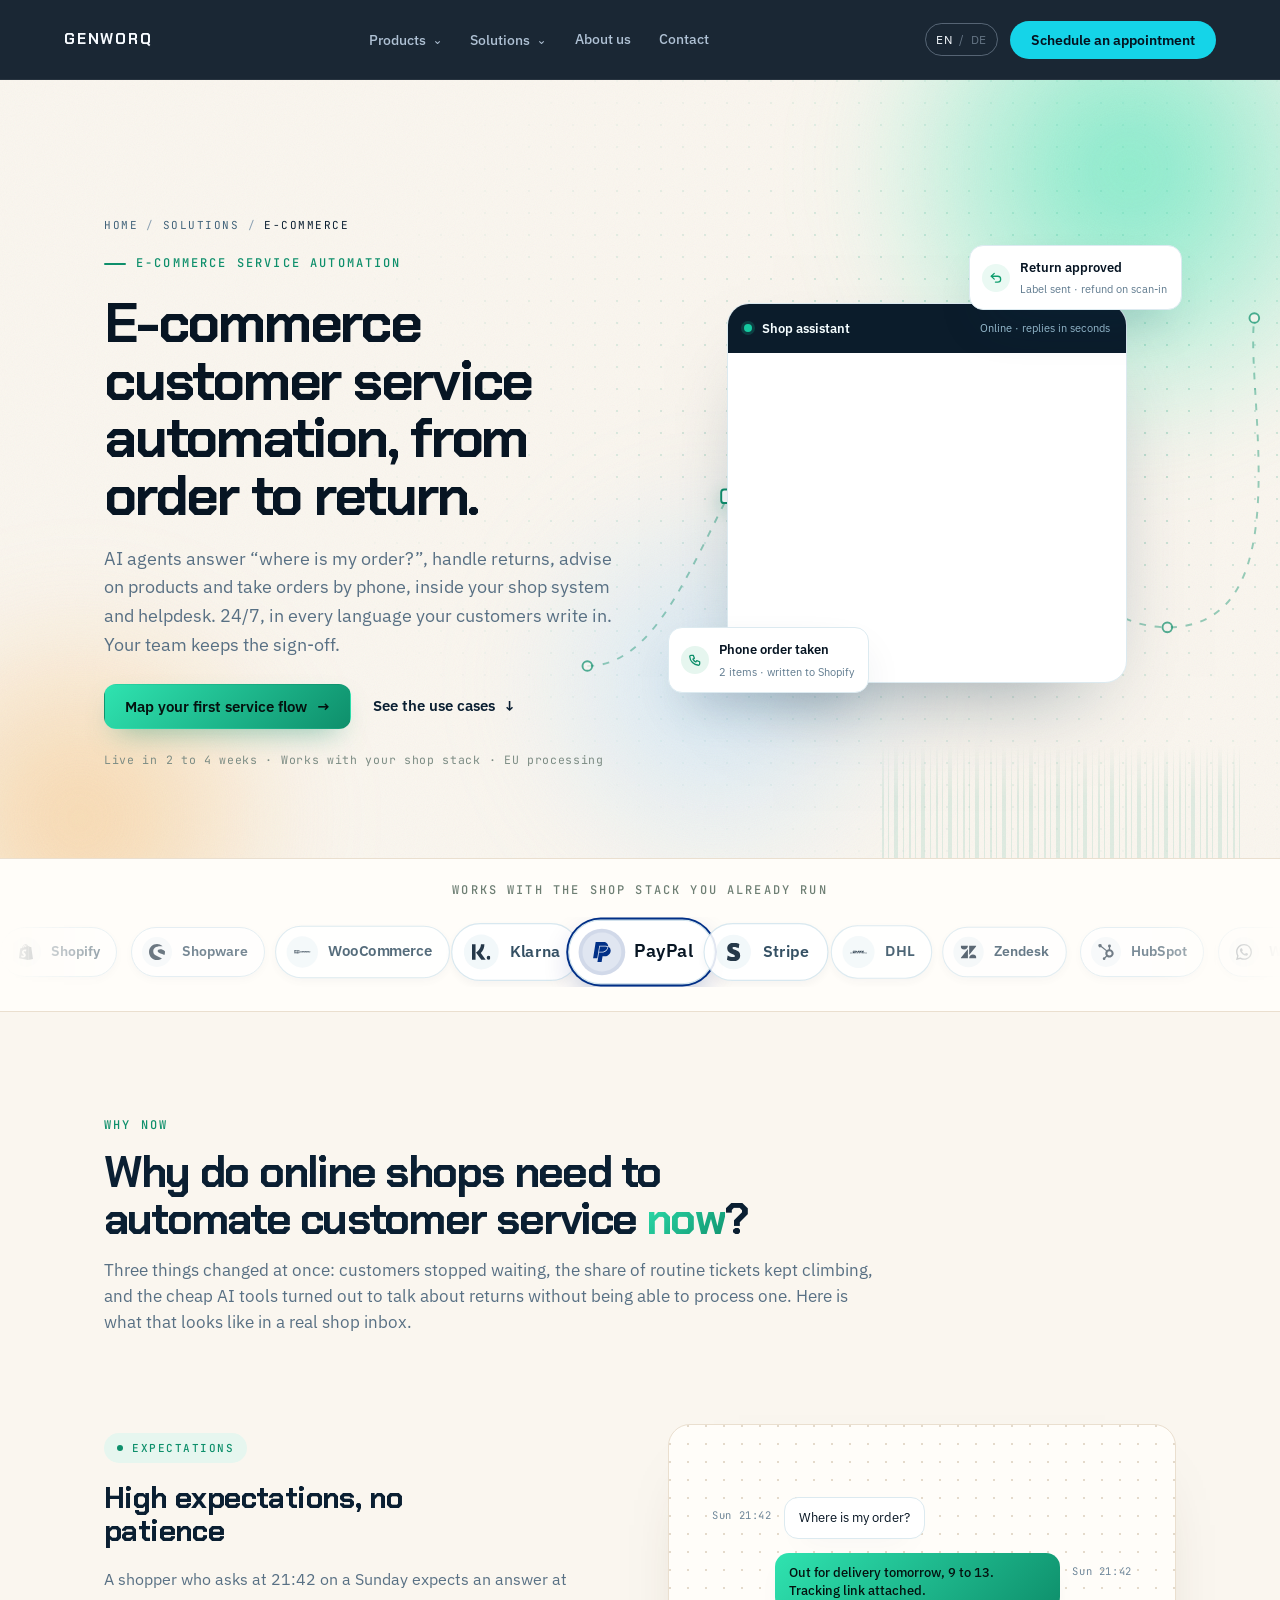
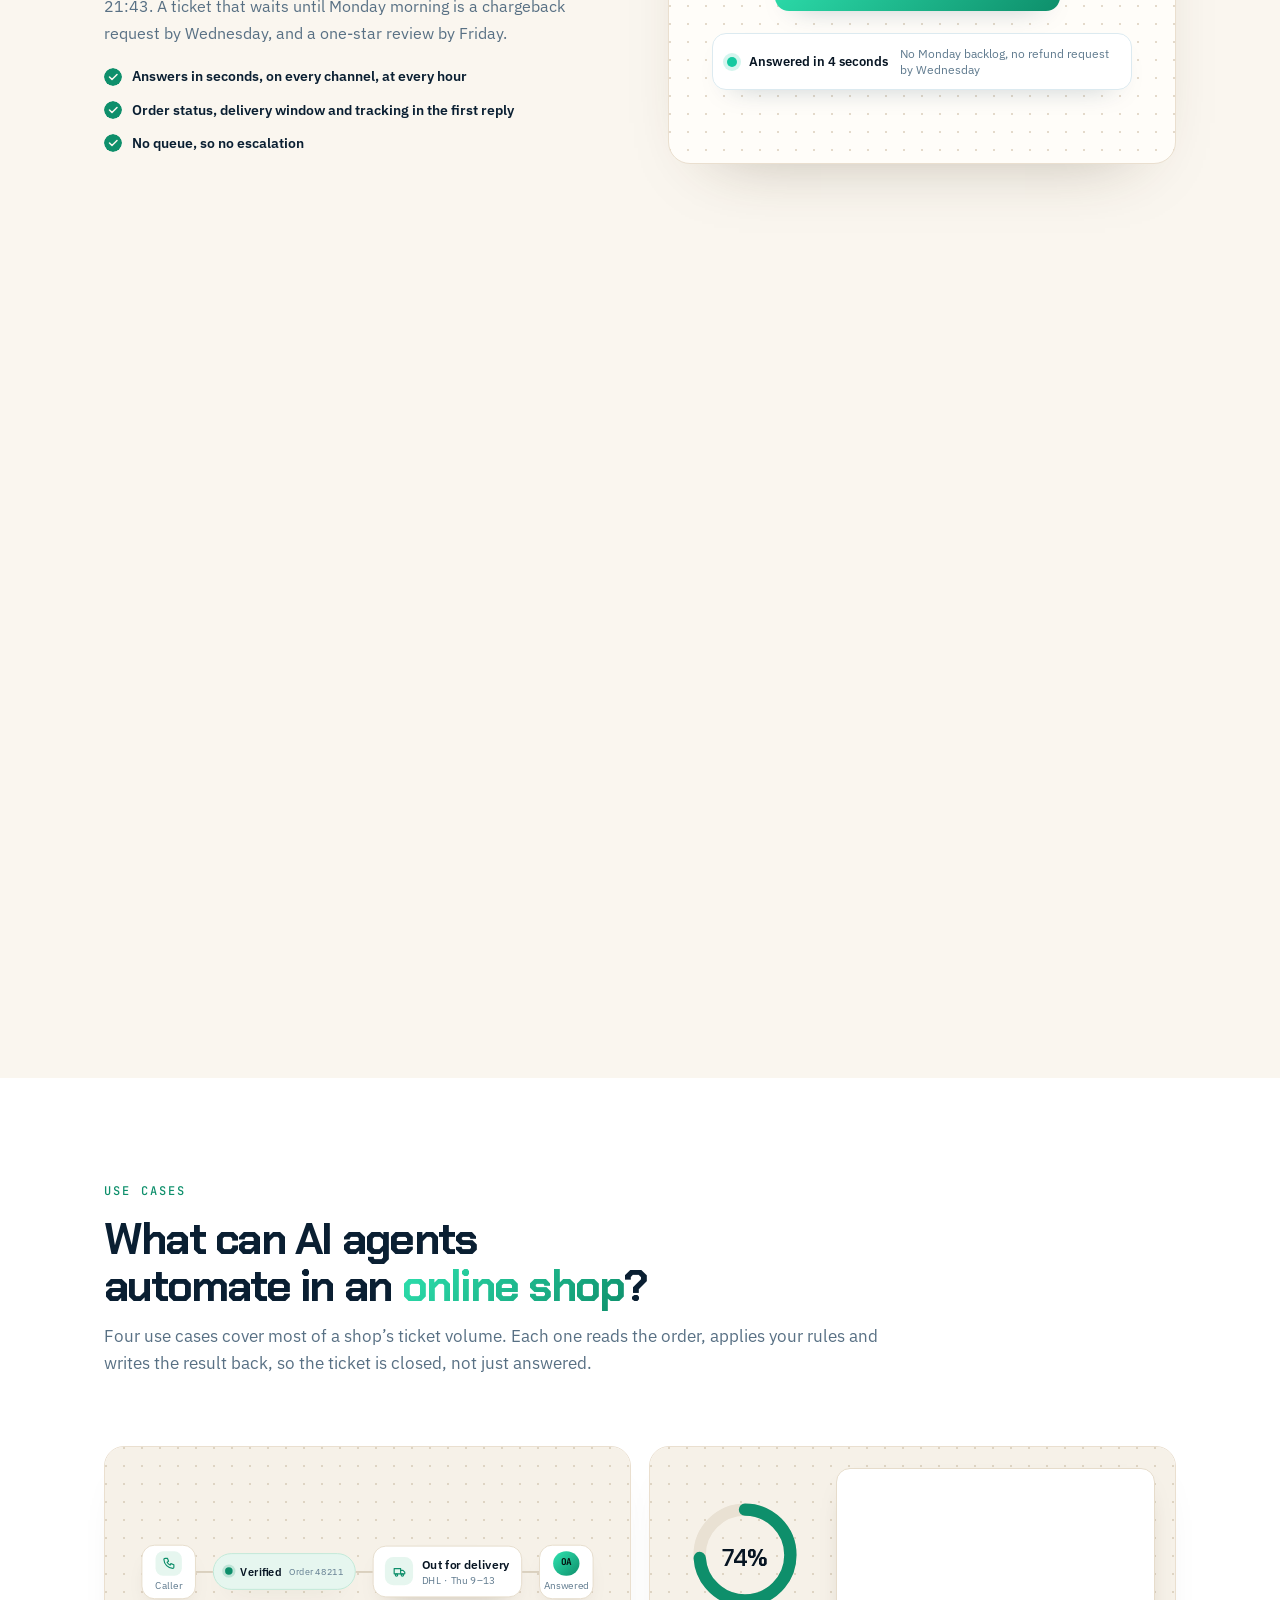
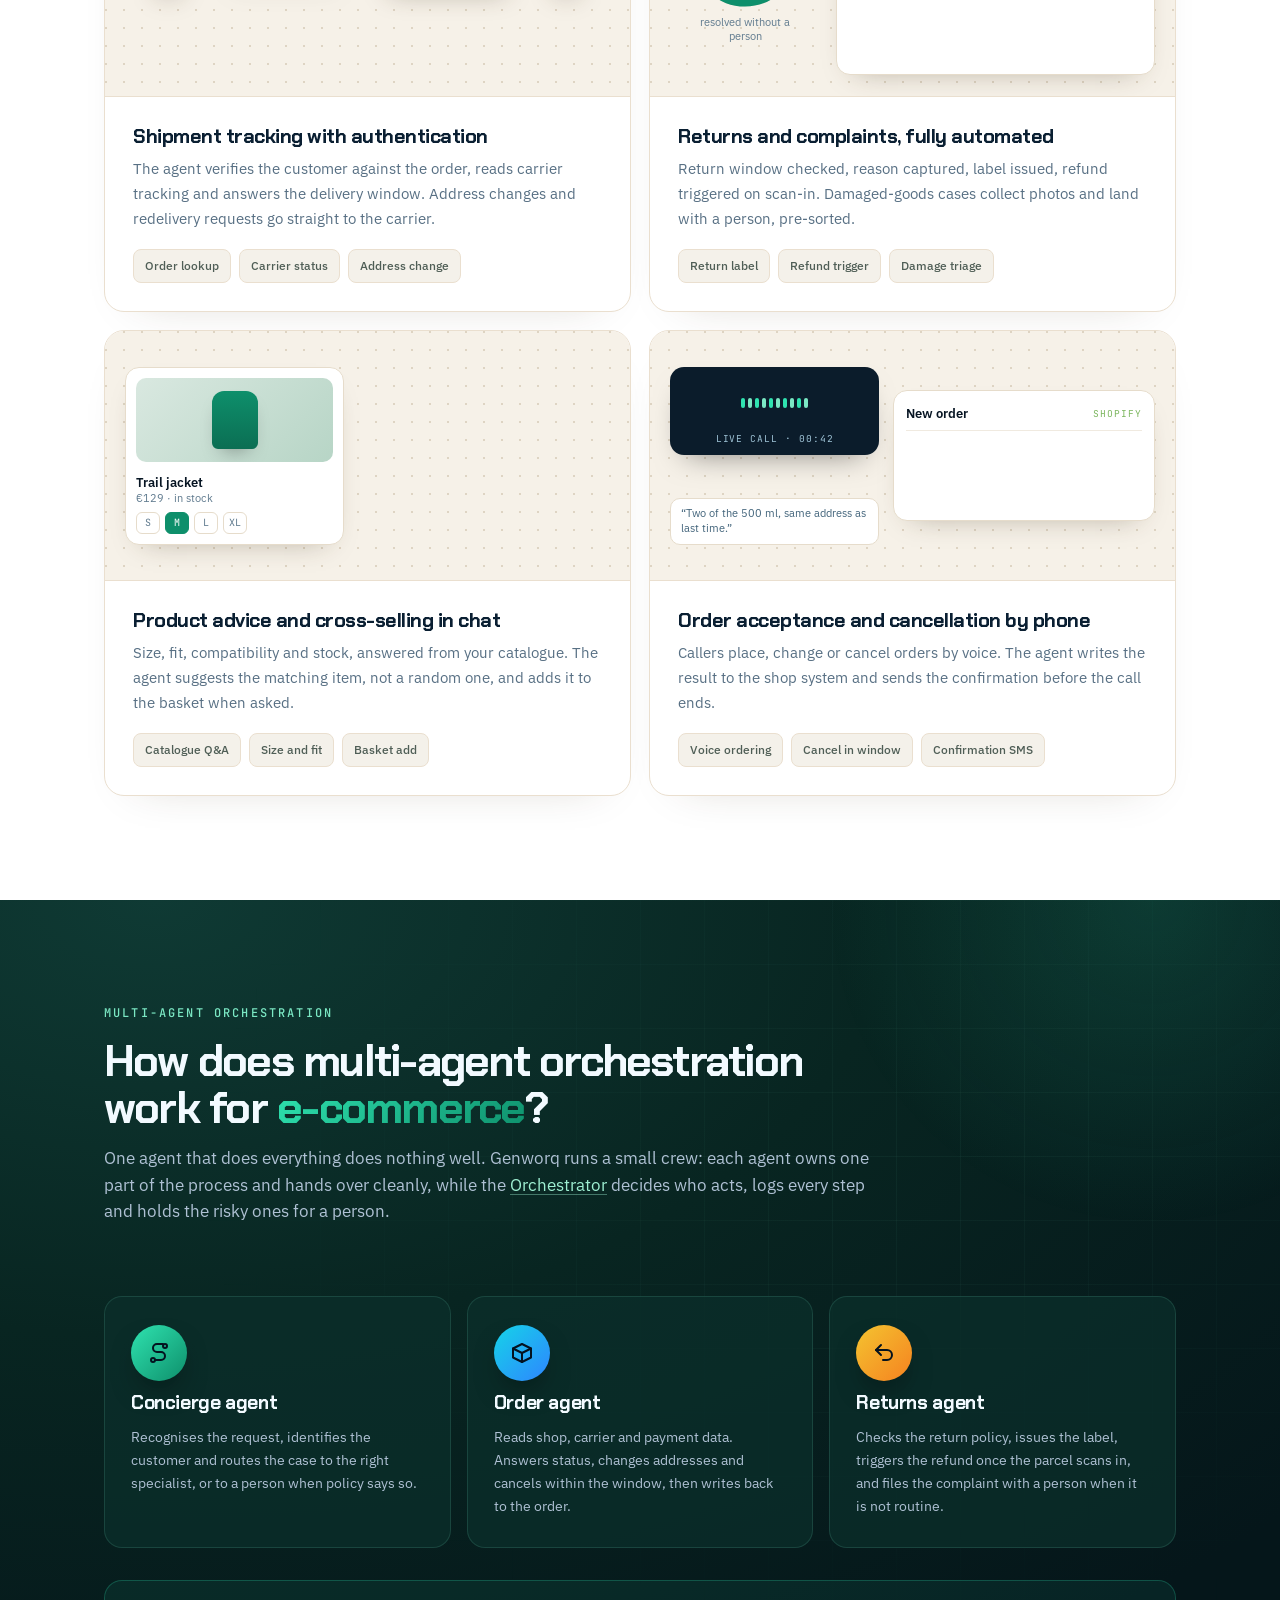
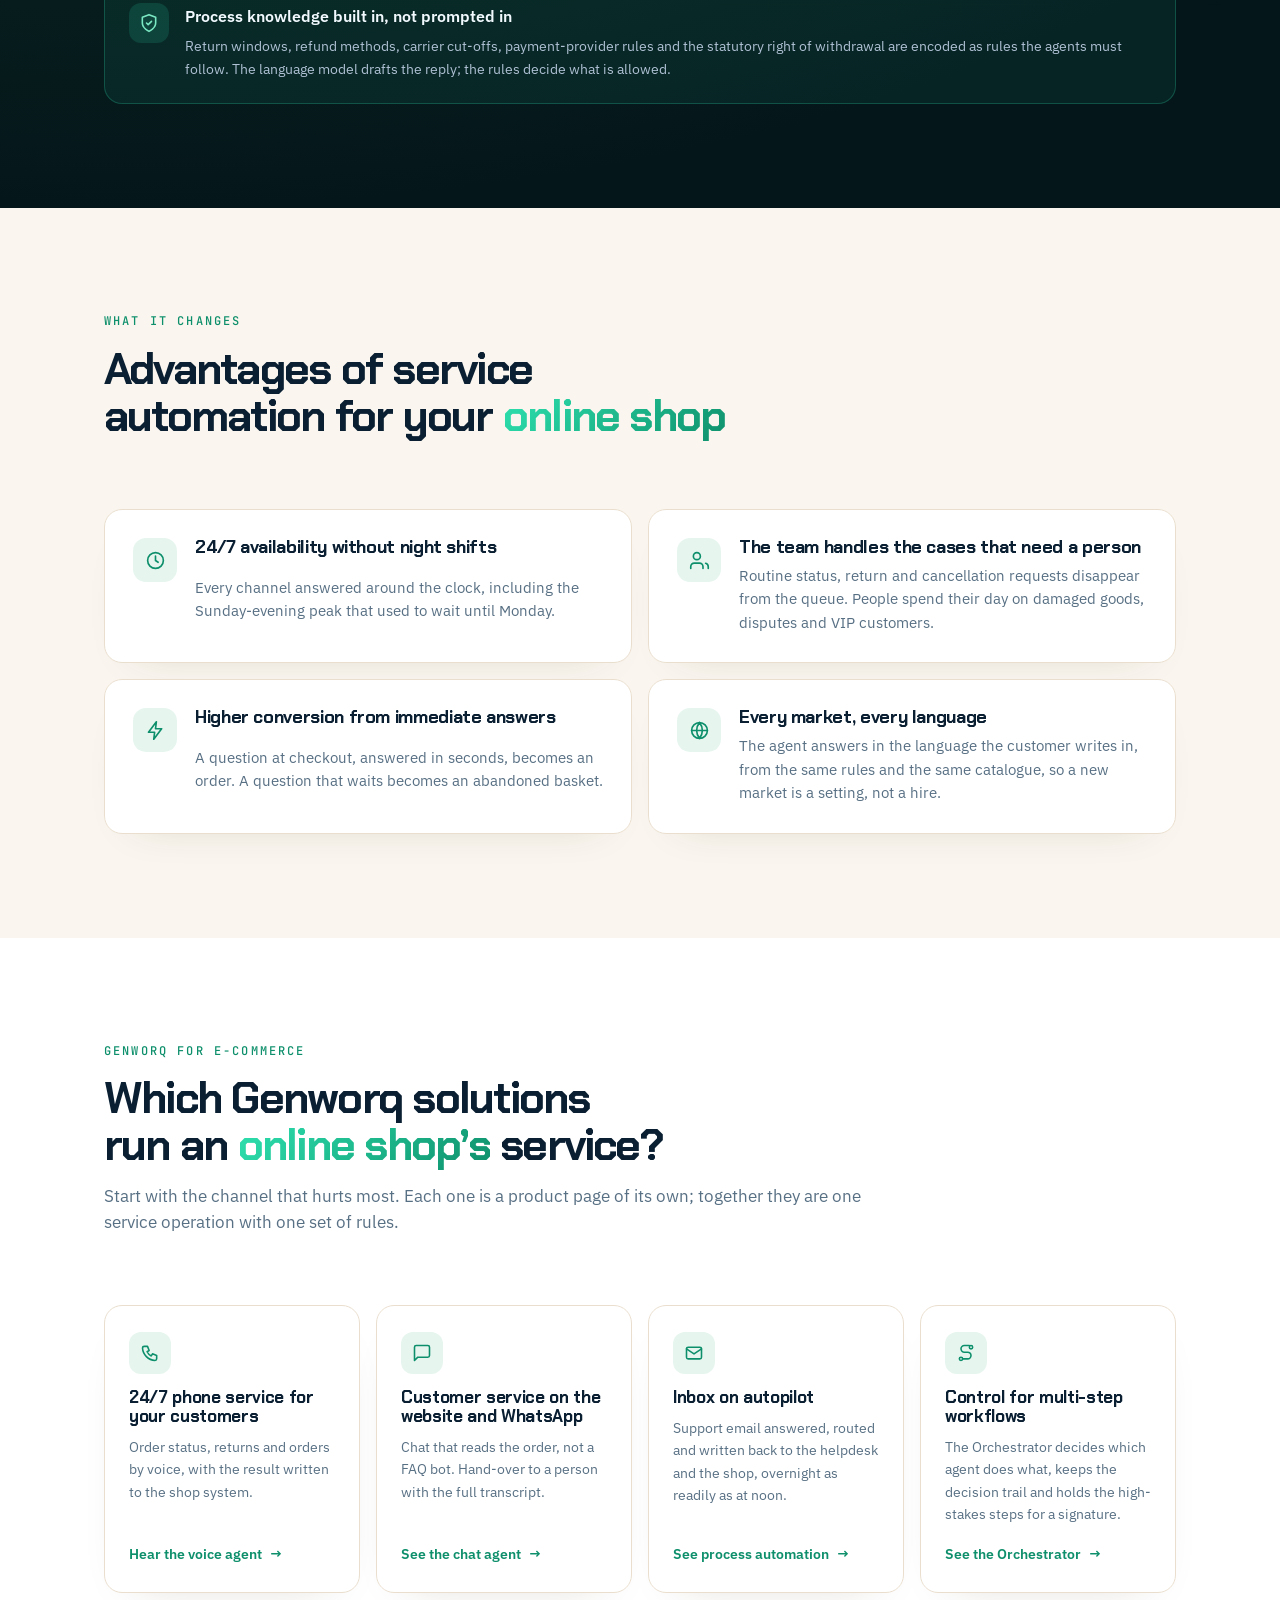
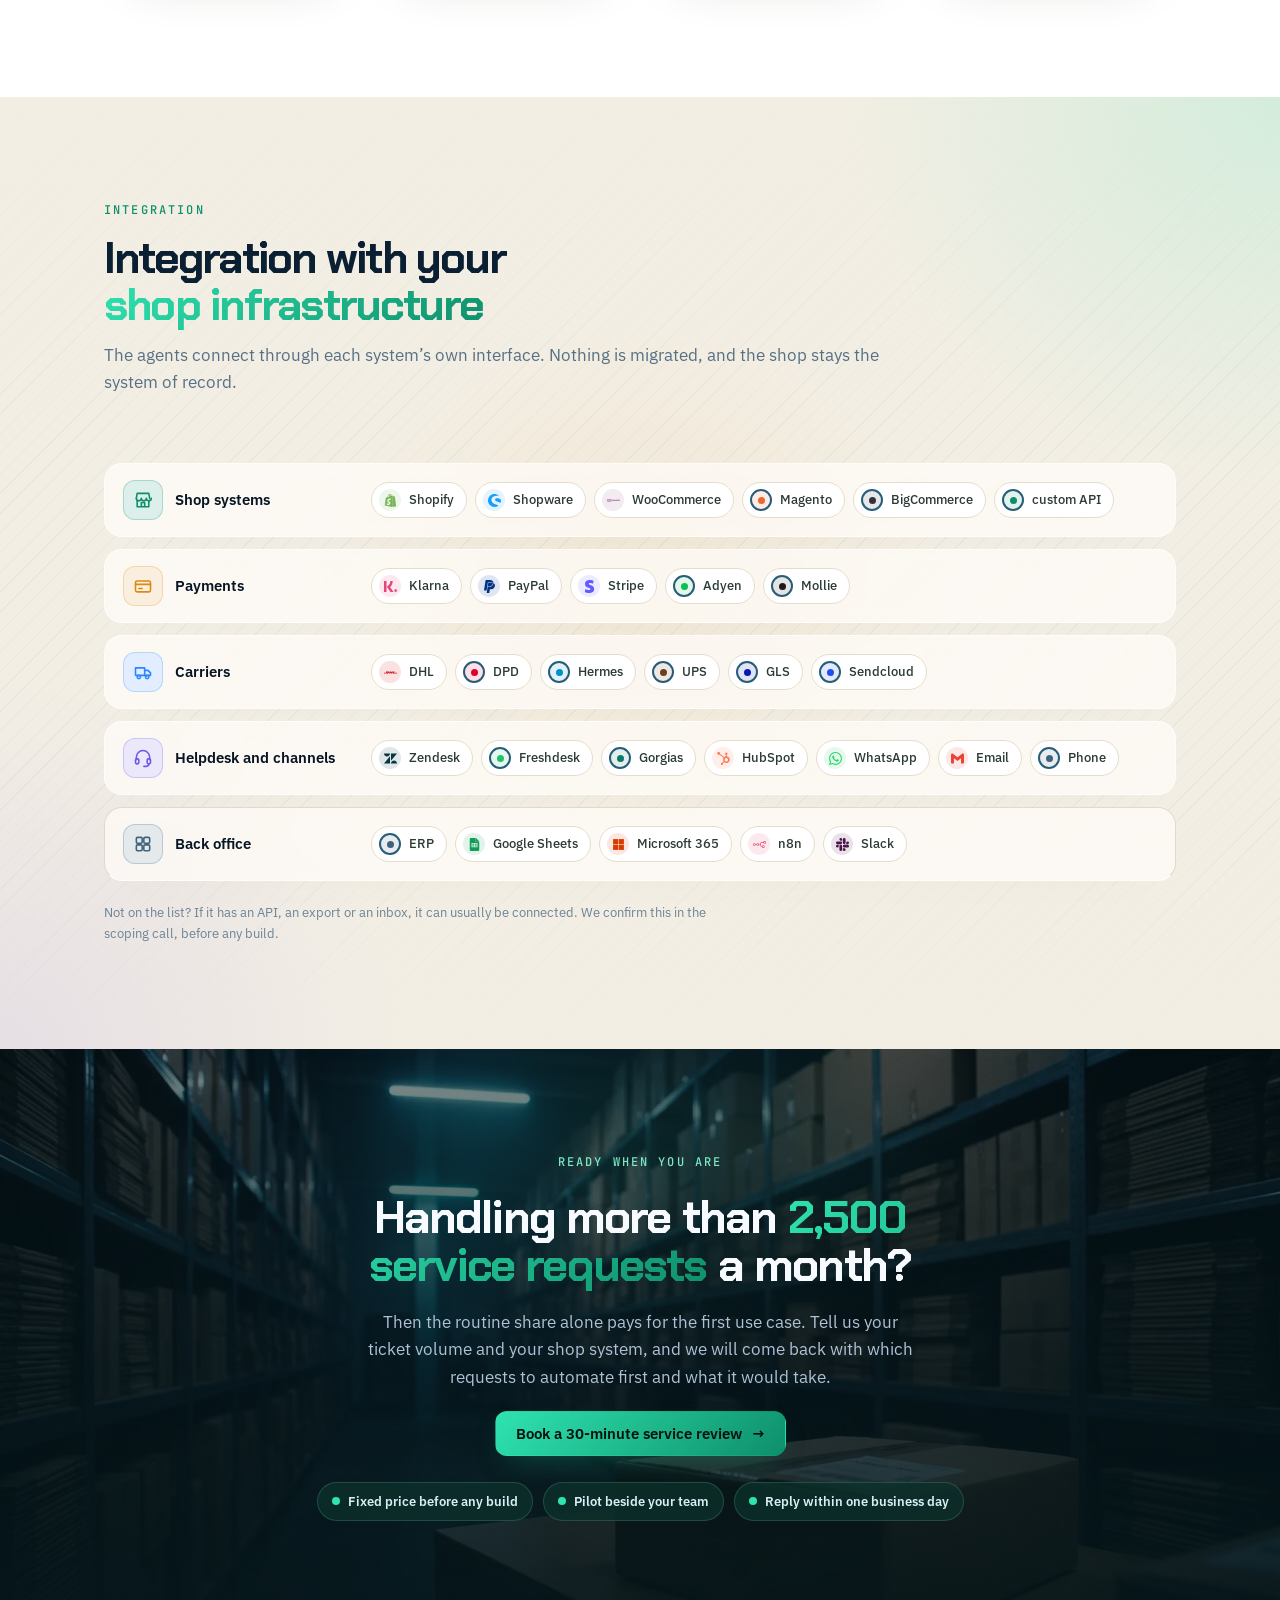
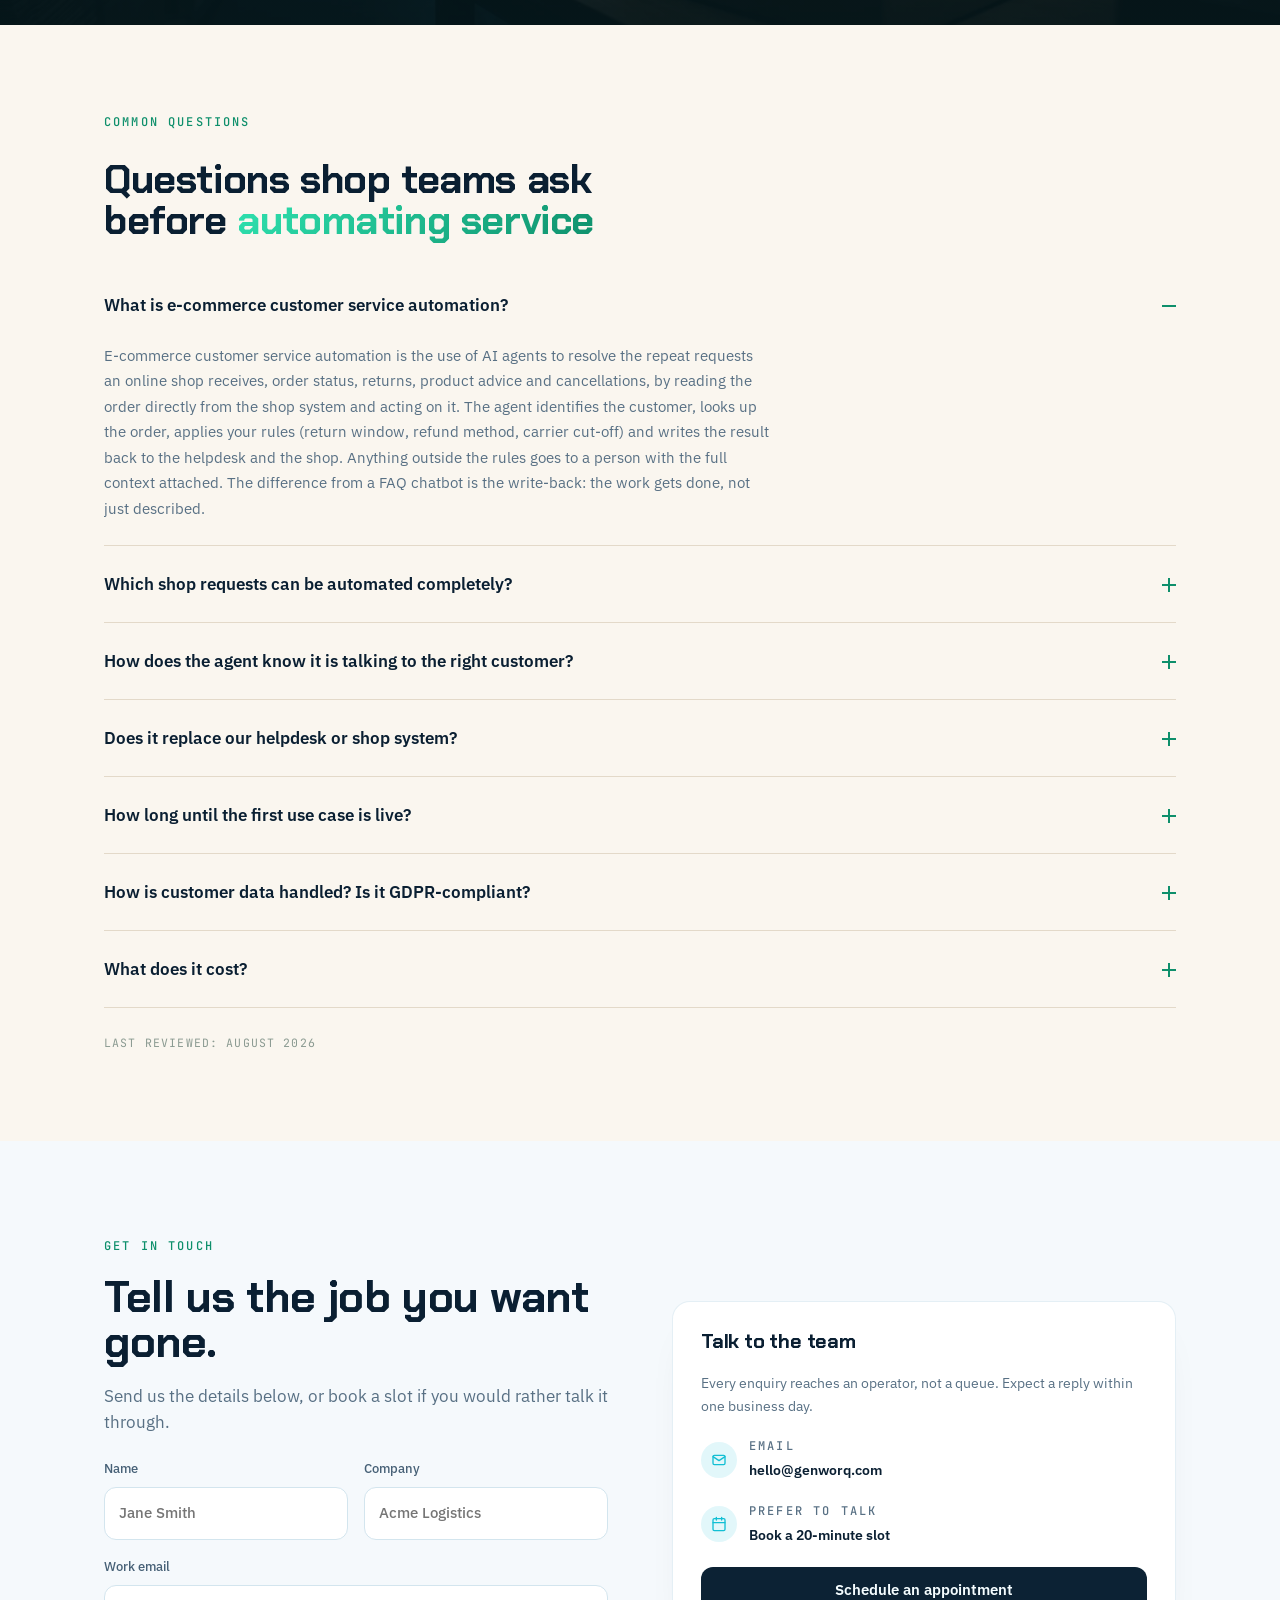
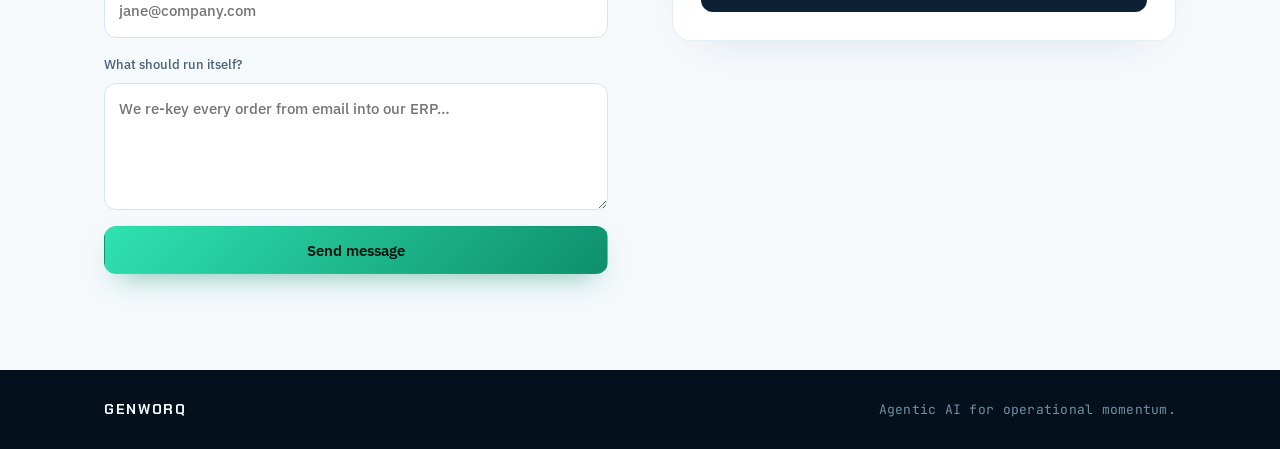
<file: solutions/ecommerce-automation.html>
<!doctype html>
<html lang="en" data-lang="en">
<head>
<meta charset="utf-8">
<meta name="viewport" content="width=device-width, initial-scale=1">
<title>E-commerce Customer Service Automation | Genworq</title>
<meta name="description" content="Genworq automates e-commerce customer service: AI agents answer order status, handle returns, advise on products and take phone orders inside your shop system.">
<link rel="canonical" href="https://zabiagentshub.github.io/genworq-site/solutions/ecommerce-automation.html">
<meta name="robots" content="index,follow,max-image-preview:large,max-snippet:-1,max-video-preview:-1">
<meta name="theme-color" content="#071523">
<meta property="og:site_name" content="Genworq">
<meta property="og:locale" content="en_US">
<meta property="og:locale:alternate" content="de_DE">
<meta property="og:title" content="E-commerce Customer Service Automation | Genworq">
<meta property="og:description" content="Genworq automates e-commerce customer service: AI agents answer order status, handle returns, advise on products and take phone orders inside your shop system.">
<meta property="og:type" content="website">
<meta property="og:url" content="https://zabiagentshub.github.io/genworq-site/solutions/ecommerce-automation.html">
<meta property="og:image" content="https://zabiagentshub.github.io/genworq-site/assets/ecom-og.jpg">
<meta property="og:image:width" content="1200">
<meta property="og:image:height" content="630">
<meta property="og:image:alt" content="Rows of parcels on warehouse shelves at night, one aisle lit in cyan">
<meta name="twitter:card" content="summary_large_image">
<meta name="twitter:title" content="E-commerce Customer Service Automation | Genworq">
<meta name="twitter:description" content="Genworq automates e-commerce customer service: AI agents answer order status, handle returns, advise on products and take phone orders inside your shop system.">
<meta name="twitter:image" content="https://zabiagentshub.github.io/genworq-site/assets/ecom-og.jpg">
<link rel="icon" href="data:image/svg+xml,%3Csvg xmlns='http://www.w3.org/2000/svg' viewBox='0 0 32 32'%3E%3Crect width='32' height='32' rx='7' fill='%23071523'/%3E%3Cpath d='M16 5v22' stroke='%2315D4E8' stroke-width='2.4' stroke-linecap='round'/%3E%3Cpath d='M8 12h16M10 20h12' stroke='%232E85FF' stroke-width='1.6' stroke-linecap='round' opacity='.85'/%3E%3C/svg%3E">
<link rel="preconnect" href="https://fonts.googleapis.com">
<link rel="preconnect" href="https://fonts.gstatic.com" crossorigin>
<link href="https://fonts.googleapis.com/css2?family=Chakra+Petch:wght@600;700&family=IBM+Plex+Sans:wght@400;500;600&family=JetBrains+Mono:wght@400;500&display=swap" rel="stylesheet">
<link rel="stylesheet" href="../assets/style.css?v=20260823m">
<link rel="stylesheet" href="../assets/bpa.css?v=20260823m">
<link rel="stylesheet" href="../assets/ecom.css?v=20260823m">
<script type="application/ld+json">{"@context":"https://schema.org","@graph":[{"@type":"Organization","@id":"https://zabiagentshub.github.io/genworq-site/#org","name":"Genworq","url":"https://zabiagentshub.github.io/genworq-site/","email":"hello@genworq.com","logo":{"@type":"ImageObject","url":"https://zabiagentshub.github.io/genworq-site/assets/og-logo.png","width":512,"height":512},"description":"Genworq builds agentic AI systems: coordinated crews of AI agents that research, decide and execute across a company’s CRM, inbox and operations stack, with human approval gates and a full decision trail.","knowsAbout":["AI agents","agentic AI","business process automation","AI voice agents","AI chatbots","sales automation","marketing automation","AI orchestration","human-in-the-loop automation"],"areaServed":["DE","AT","CH","EU"],"availableLanguage":["en","de"],"contactPoint":{"@type":"ContactPoint","contactType":"sales","email":"hello@genworq.com","availableLanguage":["en","de"]}},{"@type":"WebSite","@id":"https://zabiagentshub.github.io/genworq-site/#website","url":"https://zabiagentshub.github.io/genworq-site/","name":"Genworq","publisher":{"@id":"https://zabiagentshub.github.io/genworq-site/#org"},"inLanguage":["en","de"]},{"@type":"WebPage","@id":"https://zabiagentshub.github.io/genworq-site/solutions/ecommerce-automation.html#webpage","url":"https://zabiagentshub.github.io/genworq-site/solutions/ecommerce-automation.html","name":"E-commerce Customer Service Automation | Genworq","description":"Genworq automates e-commerce customer service: AI agents answer order status, handle returns, advise on products and take phone orders inside your shop system.","isPartOf":{"@id":"https://zabiagentshub.github.io/genworq-site/#website"},"about":{"@id":"https://zabiagentshub.github.io/genworq-site/#org"},"inLanguage":"en","primaryImageOfPage":{"@type":"ImageObject","url":"https://zabiagentshub.github.io/genworq-site/assets/ecom-og.jpg","width":1200,"height":630},"dateModified":"2026-08-23"},{"@type":"BreadcrumbList","itemListElement":[{"@type":"ListItem","position":1,"name":"Home","item":"https://zabiagentshub.github.io/genworq-site/"},{"@type":"ListItem","position":2,"name":"Solutions","item":"https://zabiagentshub.github.io/genworq-site/solutions.html"},{"@type":"ListItem","position":3,"name":"E-commerce Service Automation","item":"https://zabiagentshub.github.io/genworq-site/solutions/ecommerce-automation.html"}]},{"@type":"Service","@id":"https://zabiagentshub.github.io/genworq-site/solutions/ecommerce-automation.html#service","name":"E-commerce Customer Service Automation (AI agents)","serviceType":"E-commerce Customer Service Automation","description":"E-commerce customer service automation is the use of AI agents to resolve the repeat requests an online shop receives, order status, returns, product advice, cancellations, by reading the order directly from the shop system and acting on it, instead of a person looking it up and typing the answer.","provider":{"@id":"https://zabiagentshub.github.io/genworq-site/#org"},"areaServed":["DE","AT","CH","EU"],"availableLanguage":["en","de"],"url":"https://zabiagentshub.github.io/genworq-site/solutions/ecommerce-automation.html"},{"@type":"ItemList","name":"E-commerce use cases for AI agents","itemListElement":[{"@type":"ListItem","position":1,"name":"Shipment tracking with authentication","description":"The agent verifies the customer against the order, reads carrier tracking and answers the delivery window. Address changes and redelivery requests go straight to the carrier."},{"@type":"ListItem","position":2,"name":"Returns and complaints, fully automated","description":"Return window checked, reason captured, label issued, refund triggered on scan-in. Damaged-goods cases collect photos and land with a person, pre-sorted."},{"@type":"ListItem","position":3,"name":"Product advice and cross-selling in chat","description":"Size, fit, compatibility and stock, answered from your catalogue. The agent suggests the matching item, not a random one, and adds it to the basket when asked."},{"@type":"ListItem","position":4,"name":"Order acceptance and cancellation by phone","description":"Callers place, change or cancel orders by voice. The agent writes the result to the shop system and sends the confirmation before the call ends."}]},{"@type":"FAQPage","mainEntity":[{"@type":"Question","name":"What is e-commerce customer service automation?","acceptedAnswer":{"@type":"Answer","text":"E-commerce customer service automation is the use of AI agents to resolve the repeat requests an online shop receives, order status, returns, product advice and cancellations, by reading the order directly from the shop system and acting on it. The agent identifies the customer, looks up the order, applies your rules (return window, refund method, carrier cut-off) and writes the result back to the helpdesk and the shop. Anything outside the rules goes to a person with the full context attached. The difference from a FAQ chatbot is the write-back: the work gets done, not just described."}},{"@type":"Question","name":"Which shop requests can be automated completely?","acceptedAnswer":{"@type":"Answer","text":"Most shops can fully automate the requests that are high-volume and rule-based. In practice that means: Order status and delivery window (\"where is my order?\"). Returns: window check, label, refund on scan-in. Cancellations and address changes inside the allowed window. Product questions answered from the catalogue: size, fit, stock, compatibility. Order placement and changes by phone. Complaints about damaged goods, disputes and anything involving goodwill are pre-sorted by the agent and decided by a person."}},{"@type":"Question","name":"How does the agent know it is talking to the right customer?","acceptedAnswer":{"@type":"Answer","text":"The agent authenticates before it reveals or changes anything. Depending on the channel it matches order number plus email or postcode, sends a one-time code to the address on the order, or uses the logged-in session on the website. The rules are yours: you decide which data needs which level of proof, and every lookup is logged with the method used."}},{"@type":"Question","name":"Does it replace our helpdesk or shop system?","acceptedAnswer":{"@type":"Answer","text":"No. Genworq works on top of the systems you already run, for example Shopify, Shopware or WooCommerce for the shop, Zendesk, Freshdesk or HubSpot for tickets, and DHL, DPD or Sendcloud for shipping. The agents read from and write back to those systems through their own interfaces, so your team keeps working where it works today and nothing is migrated."}},{"@type":"Question","name":"How long until the first use case is live?","acceptedAnswer":{"@type":"Answer","text":"A first use case such as order status or returns is typically live in two to four weeks. The first week is mapping the request types and the rules behind them, the second is connecting the shop, helpdesk and carrier, and the remaining time is a pilot on real tickets beside your team, with the agent handling more as the error rate is confirmed. Additional use cases reuse the same connections and go faster."}},{"@type":"Question","name":"How is customer data handled? Is it GDPR-compliant?","acceptedAnswer":{"@type":"Answer","text":"Customer and order data stay in your systems. Genworq processes on EU infrastructure hosted in Frankfurt, with role-based access, explicit retention rules and a full log of every read and write an agent performs. Automated decisions, such as approving a return, are documented in the process design so your legal review happens before the pilot, not after. Consumer-law duties like the statutory right of withdrawal are encoded as rules, not left to the model."}},{"@type":"Question","name":"What does it cost?","acceptedAnswer":{"@type":"Answer","text":"Price depends on the number of use cases in scope and the systems each one touches. One use case across a shop system and a helpdesk sits at the low end; several use cases spanning shop, helpdesk, carriers and payments sits higher. We scope it first against your real ticket volume, so you get a fixed price and an estimate of tickets resolved per month before anything is built."}}]}]}</script>
</head>
<body class="pg ecom">
<a class="skip" href="#main"><span class="en">Skip to content</span><span class="de">Zum Inhalt springen</span></a>
<header class="nav solid" id="nav">
  <a class="brand" href="../index.html">GENWORQ</a>
  <nav class="nav-links" id="navlinks" aria-label="Main">
    <div class="dd"><button type="button" aria-expanded="false" aria-haspopup="true"><span class="en">Products</span><span class="de">Produkte</span> <i>⌄</i></button>
      <div class="dd-panel"><span class="dd-h"><span class="en">The platform</span><span class="de">Die Plattform</span></span><a href="../platform.html"><b><span class="en">Platform overview</span><span class="de">Plattform-Überblick</span></b><small><span class="en">How the whole system fits together</span><span class="de">Wie das ganze System zusammenpasst</span></small></a><a href="../platform/orchestrator.html"><b><span class="en">The Orchestrator</span><span class="de">Der Orchestrator</span></b><small><span class="en">The layer that decides who does what</span><span class="de">Die Schicht, die entscheidet, wer was tut</span></small></a><span class="dd-h"><span class="en">Customer-facing agents</span><span class="de">Agenten im Kundenkontakt</span></span><a href="../solutions/ai-chatbots.html"><b><span class="en">AI Chatbots</span><span class="de">KI-Chatbots</span></b><small><span class="en">Trained on your documents, answers 24/7</span><span class="de">Auf Ihren Dokumenten trainiert, antwortet 24/7</span></small></a><a href="../solutions/ai-voice-agents.html"><b><span class="en">AI Voice Agents</span><span class="de">KI-Voice-Agenten</span></b><small><span class="en">Every call answered, day or night</span><span class="de">Jeder Anruf beantwortet, Tag und Nacht</span></small></a><span class="dd-h"><span class="en">Control</span><span class="de">Kontrolle</span></span><a href="../platform.html#governance"><b><span class="en">Human-in-the-Loop Controls</span><span class="de">Human-in-the-Loop-Kontrollen</span></b><small><span class="en">Approval gates, live dashboard, full audit trail</span><span class="de">Freigaben, Live-Dashboard, vollständiger Prüfpfad</span></small></a><a class="dd-all" href="../platform.html"><span class="en">Explore the platform →</span><span class="de">Die Plattform entdecken →</span></a></div></div>
    <div class="dd"><button type="button" aria-expanded="false" aria-haspopup="true"><span class="en">Solutions</span><span class="de">Lösungen</span> <i>⌄</i></button>
      <div class="dd-panel"><span class="dd-h"><span class="en">Automation services</span><span class="de">Automatisierungs-Services</span></span><a href="../solutions/business-process-automation.html"><b><span class="en">Business Process Automation</span><span class="de">Business Process Automation</span></b><small><span class="en">Orders, invoicing and onboarding run end to end</span><span class="de">Bestellungen, Rechnungen und Onboarding, Ende-zu-Ende</span></small></a><a href="../solutions/sales-automation.html"><b><span class="en">Sales Automation</span><span class="de">Sales Automation</span></b><small><span class="en">Every lead scored, answered and booked in minutes</span><span class="de">Jeder Lead in Minuten qualifiziert, beantwortet, gebucht</span></small></a><a href="../solutions/marketing-automation.html"><b><span class="en">Marketing Automation</span><span class="de">Marketing Automation</span></b><small><span class="en">Campaigns written, sent and followed up in your voice</span><span class="de">Kampagnen geschrieben, gesendet und nachgefasst, in Ihrer Stimme</span></small></a><a href="../solutions/ecommerce-automation.html"><b><span class="en">E-commerce Service Automation</span><span class="de">E-Commerce-Service-Automatisierung</span></b><small><span class="en">Order status, returns and product advice, handled 24/7</span><span class="de">Bestellstatus, Retouren und Produktberatung, rund um die Uhr</span></small></a><a class="dd-all" href="../solutions.html"><span class="en">View all solutions →</span><span class="de">Alle Lösungen ansehen →</span></a></div></div>
    <a href="../index.html#trust"><span class="en">About us</span><span class="de">Über uns</span></a>
    <a href="#contact"><span class="en">Contact</span><span class="de">Kontakt</span></a>
  </nav>
  <div class="nav-right">
    <button class="lang" id="langbtn" type="button" aria-label="Switch language / Sprache wechseln"><span data-l="en">EN</span><i>/</i><span data-l="de">DE</span></button>
    <a class="btn btn-aqua btn-sm" href="#contact"><span class="en">Schedule an appointment</span><span class="de">Termin vereinbaren</span></a>
    <button class="burger" id="burger" type="button" aria-expanded="false" aria-controls="navlinks" aria-label="Menu"><span></span><span></span></button>
  </div>
</header>
<main id="main" tabindex="-1">
<section class="ehero"><div class="eh-bg" aria-hidden="true"><i class="eh-blob b1"></i><i class="eh-blob b2"></i><i class="eh-blob b3"></i><i class="eh-barcode"></i><i class="eh-grain"></i></div><div class="wrap">
  <div class="ehero-copy">
    <nav class="bcrumb" aria-label="Breadcrumb"><a href="../index.html">Home</a><span>/</span><a href="../solutions.html">Solutions</a><span>/</span><span aria-current="page">E-commerce</span></nav>
    <span class="beye">E-commerce service automation</span>
    <h1>E-commerce customer service automation, from order to return.</h1>
    <p class="lead">AI agents answer &ldquo;where is my order?&rdquo;, handle returns, advise on products and take orders by phone, inside your shop system and helpdesk. 24/7, in every language your customers write in. Your team keeps the sign-off.</p>
    <div class="bacts"><a class="btn btn-grad" href="#contact">Map your first service flow <i>&rarr;</i></a><a class="blink" href="#usecases">See the use cases <i>&darr;</i></a></div>
    <p class="bmeta">Live in 2 to 4 weeks &middot; Works with your shop stack &middot; EU processing</p>
  </div>
  <svg class="eh-route" viewBox="0 0 720 520" aria-hidden="true"><path id="ehp" d="M20 420 C 140 420, 160 120, 300 120 S 480 380, 620 380 S 700 140, 710 60"/><circle class="wp" cx="20" cy="420" r="5"/><circle class="wp" cx="300" cy="120" r="5"/><circle class="wp" cx="620" cy="380" r="5"/><circle class="wp" cx="710" cy="60" r="5"/><g class="parcel"><rect x="-7" y="-7" width="14" height="14" rx="3"/><animateMotion dur="16s" repeatCount="indefinite" rotate="0"><mpath href="#ehp"/></animateMotion></g></svg>
  <div class="eh-mock" aria-hidden="true">
    <div class="eh-chat">
      <div class="eh-head"><span class="eh-dot"></span><b>Shop assistant</b><small>Online &middot; replies in seconds</small></div>
      <div class="eh-body">
        <div class="eb eb-u">Hi, where is my order #48211? I need it before Friday.</div>
        <div class="eb eb-typing"><i></i><i></i><i></i></div>
        <div class="eb eb-a">Found it, Ms Keller. Your parcel left our warehouse yesterday and is out for delivery tomorrow, Thursday, between 9 and 13.</div>
        <div class="eb eb-card"><span class="ec-ic"><svg viewBox="0 0 24 24"><path d="M3 7h11v9H3z"/><path d="M14 10h4l3 3v3h-7"/><circle cx="7" cy="18" r="2"/><circle cx="17" cy="18" r="2"/></svg></span><span><b>DHL &middot; 00340434</b><small>Out for delivery &middot; Thu 9&ndash;13</small></span><i class="ec-ok"><svg viewBox="0 0 24 24"><path d="m5 12 5 5L20 7"/></svg></i></div>
        <div class="eb eb-a">Anything else I can do for that order?</div>
      </div>
    </div>
    <div class="eh-side eh-side-1"><i class="es-ic good"><svg viewBox="0 0 24 24"><path d="M9 14 4 9l5-5"/><path d="M4 9h11a5 5 0 0 1 0 10h-4"/></svg></i><span><b>Return approved</b><small>Label sent &middot; refund on scan-in</small></span></div>
    <div class="eh-side eh-side-2"><i class="es-ic blue"><svg viewBox="0 0 24 24"><path d="M5 4h4l2 5-2.5 1.5a11 11 0 0 0 5 5L15 13l5 2v4a2 2 0 0 1-2 2A16 16 0 0 1 3 6a2 2 0 0 1 2-2"/></svg></i><span><b>Phone order taken</b><small>2 items &middot; written to Shopify</small></span></div>
  </div>
</div></section>
<section class="proof estack" aria-label="Works with your shop stack"><div class="proof-in">
  <span class="kicker muted">Works with the shop stack you already run</span>
  <div class="stack-viewport" id="stackvp"><ul class="stack-list" id="stacklist" data-tools="shop"></ul></div>
</div></section><section class="bsec canvas" id="why"><div class="wrap" style="gap:52px">
  <div class="sec-head left reveal"><span class="kicker">Why now</span><h2 class="bh">Why do online shops need to automate customer service <em>now</em>?</h2>
  <p class="lead">Three things changed at once: customers stopped waiting, the share of routine tickets kept climbing, and the cheap AI tools turned out to talk about returns without being able to process one. Here is what that looks like in a real shop inbox.</p></div>
  <div class="steps"><div class="step reveal"><div class="copy"><span class="rowtag"><i></i>Expectations</span><h3>High expectations, no patience</h3><p class="rlead">A shopper who asks at 21:42 on a Sunday expects an answer at 21:43. A ticket that waits until Monday morning is a chargeback request by Wednesday, and a one-star review by Friday.</p><ul class="checks"><li>Answers in seconds, on every channel, at every hour</li><li>Order status, delivery window and tracking in the first reply</li><li>No queue, so no escalation</li></ul></div><div class="bart eart eart-1" aria-hidden="true">
    <div class="et-line"><span class="et-t">Sun 21:42</span><span class="et-msg u">Where is my order?</span></div>
    <div class="et-line reply"><span class="et-t">Sun 21:42</span><span class="et-msg a">Out for delivery tomorrow, 9 to 13. Tracking link attached.</span></div>
    <div class="et-gap"><i></i><b>Answered in 4 seconds</b><span>No Monday backlog, no refund request by Wednesday</span></div>
  </div></div><div class="step reveal rev"><div class="copy"><span class="rowtag"><i></i>Capacity</span><h3>Routine requests block valuable service capacity</h3><p class="rlead">&ldquo;Where is my order?&rdquo; and &ldquo;How do I return this?&rdquo; make up most of the inbox. Every one costs a person three clicks into the shop system and a copy-paste. The complaint that needs a human waits behind them.</p><ul class="checks"><li>Status, returns and cancellations resolved from order data</li><li>People only see the cases that need judgement</li><li>Peak-season volume without peak-season hiring</li></ul></div><div class="bart eart eart-2" aria-hidden="true">
    <div class="ei-inbox">
      <div class="ei-h"><b>Support inbox</b><i>Today &middot; 212 new</i></div>
      <ul>
        <li><span class="ei-tag w">WISMO</span><span>Where is my order 48211?</span><i class="ei-auto">Agent</i></li>
        <li><span class="ei-tag r">Return</span><span>Wrong size, how do I send it back?</span><i class="ei-auto">Agent</i></li>
        <li><span class="ei-tag w">WISMO</span><span>Tracking hasn&rsquo;t updated since Monday</span><i class="ei-auto">Agent</i></li>
        <li><span class="ei-tag c">Cancel</span><span>Ordered twice by mistake</span><i class="ei-auto">Agent</i></li>
        <li class="hum"><span class="ei-tag h">Complaint</span><span>Parcel arrived damaged, photos attached</span><i class="ei-auto h">You</i></li>
      </ul>
    </div>
    <div class="ei-stat"><b>68%</b><span>of tickets are routine and resolvable from order data</span></div>
  </div></div><div class="step reveal"><div class="copy"><span class="rowtag"><i></i>Depth</span><h3>Simple AI tools fail on real shop processes</h3><p class="rlead">A chat widget in front of a language model can talk about returns. It cannot look up the order, check the return window, issue the label and update the ticket. Our agents can, because they are wired to the shop system and follow your rules.</p><ul class="checks"><li>Reads the order, the carrier and the payment provider</li><li>Hard rules for windows, refunds and exceptions</li><li>Hands off to a person with the full context attached</li></ul></div><div class="bart eart eart-3" aria-hidden="true">
    <div class="ed-col ed-bad"><div class="ed-h"><i></i>Chat widget in front of a language model</div>
      <div class="ed-msg">&ldquo;I&rsquo;m sorry to hear that. Please contact our support team with your order number.&rdquo;</div>
      <div class="ed-row x">Looked up the order</div><div class="ed-row x">Checked the return window</div><div class="ed-row x">Issued a label</div></div>
    <div class="ed-col ed-good"><div class="ed-h"><i></i>Genworq agent, wired to the shop</div>
      <div class="ed-msg">&ldquo;Order 48211, delivered 12 May, within your 30-day window. Your return label is attached and the refund follows the scan-in.&rdquo;</div>
      <div class="ed-row ok">Looked up the order</div><div class="ed-row ok">Checked the return window</div><div class="ed-row ok">Issued a label, updated the ticket</div></div>
  </div></div></div>
</div></section><section class="bsec white" id="usecases"><div class="wrap">
  <div class="sec-head left reveal"><span class="kicker">Use cases</span><h2 class="bh">What can AI agents automate in an <em>online shop</em>?</h2>
  <p class="lead">Four use cases cover most of a shop&rsquo;s ticket volume. Each one reads the order, applies your rules and writes the result back, so the ticket is closed, not just answered.</p></div>
  <div class="ugrid"><article class="ucard ucard-art reveal"><div class="uart ua-track" aria-hidden="true">
    <div class="ut-flow">
      <div class="ut-n ut-src"><i><svg viewBox="0 0 24 24"><path d="M5 4h4l2 5-2.5 1.5a11 11 0 0 0 5 5L15 13l5 2v4a2 2 0 0 1-2 2A16 16 0 0 1 3 6a2 2 0 0 1 2-2"/></svg></i><small>Caller</small></div>
      <div class="ut-l"><i></i></div>
      <div class="ut-n ut-auth"><b>Verified</b><small>Order 48211</small></div>
      <div class="ut-l"><i></i></div>
      <div class="ut-n ut-card"><span class="ut-ic"><svg viewBox="0 0 24 24"><path d="M3 7h11v9H3z"/><path d="M14 10h4l3 3v3h-7"/><circle cx="7" cy="18" r="2"/><circle cx="17" cy="18" r="2"/></svg></span><span><b>Out for delivery</b><small>DHL &middot; Thu 9&ndash;13</small></span></div>
      <div class="ut-l"><i></i></div>
      <div class="ut-n ut-agent"><span class="ut-av">OA</span><small>Answered</small></div>
    </div>
  </div><div class="uc-body"><h3>Shipment tracking with authentication</h3><p>The agent verifies the customer against the order, reads carrier tracking and answers the delivery window. Address changes and redelivery requests go straight to the carrier.</p><div class="chips"><span>Order lookup</span><span>Carrier status</span><span>Address change</span></div></div></article><article class="ucard ucard-art reveal"><div class="uart ua-returns" aria-hidden="true">
    <div class="ur-donut"><svg viewBox="0 0 80 80"><circle class="d-bg" cx="40" cy="40" r="33"/><circle class="d-fg" cx="40" cy="40" r="33"/></svg><b>74%</b><small>resolved without a person</small></div>
    <ul class="ur-list">
      <li><span class="ur-av a1">MK</span><span><b>M. Keller</b><small>Wrong size</small></span><i class="ur-st ok">Label sent</i></li>
      <li><span class="ur-av a2">JB</span><span><b>J. Brandt</b><small>Changed mind</small></span><i class="ur-st ok">Refunded</i></li>
      <li><span class="ur-av a3">SN</span><span><b>S. Novak</b><small>Arrived damaged</small></span><i class="ur-st hold">Held for you</i></li>
      <li><span class="ur-av a4">LW</span><span><b>L. Weber</b><small>Duplicate order</small></span><i class="ur-st ok">Cancelled</i></li>
    </ul>
  </div><div class="uc-body"><h3>Returns and complaints, fully automated</h3><p>Return window checked, reason captured, label issued, refund triggered on scan-in. Damaged-goods cases collect photos and land with a person, pre-sorted.</p><div class="chips"><span>Return label</span><span>Refund trigger</span><span>Damage triage</span></div></div></article><article class="ucard ucard-art reveal"><div class="uart ua-advice" aria-hidden="true">
    <div class="ud-prod"><div class="ud-img"></div><div class="ud-t"><b>Trail jacket</b><small>&euro;129 &middot; in stock</small><div class="ud-sizes"><i>S</i><i class="on">M</i><i>L</i><i>XL</i></div></div></div>
    <div class="ud-chat">
      <div class="ud-b u">Which size for 178 cm?</div>
      <div class="ud-b a">M. It runs true to size, and the matching shell fits the same cut.</div>
      <div class="ud-b btn"><i><svg viewBox="0 0 24 24"><path d="m5 12 5 5L20 7"/></svg></i>Added to basket</div>
    </div>
  </div><div class="uc-body"><h3>Product advice and cross-selling in chat</h3><p>Size, fit, compatibility and stock, answered from your catalogue. The agent suggests the matching item, not a random one, and adds it to the basket when asked.</p><div class="chips"><span>Catalogue Q&amp;A</span><span>Size and fit</span><span>Basket add</span></div></div></article><article class="ucard ucard-art reveal"><div class="uart ua-phone" aria-hidden="true">
    <div class="up-call"><div class="up-wave"><i></i><i></i><i></i><i></i><i></i><i></i><i></i><i></i><i></i><i></i></div><small>Live call &middot; 00:42</small></div>
    <div class="up-tx"><span>&ldquo;Two of the 500 ml, same address as last time.&rdquo;</span></div>
    <div class="up-order"><div class="up-h"><b>New order</b><i>Shopify</i></div><div class="up-row"><span>Olive oil 500 ml &times; 2</span><b>&euro;23.80</b></div><div class="up-row"><span>Delivery &middot; saved address</span><b>&euro;0.00</b></div><div class="up-ok"><i><svg viewBox="0 0 24 24"><path d="m5 12 5 5L20 7"/></svg></i>Written to the shop &middot; confirmation sent</div></div>
  </div><div class="uc-body"><h3>Order acceptance and cancellation by phone</h3><p>Callers place, change or cancel orders by voice. The agent writes the result to the shop system and sends the confirmation before the call ends.</p><div class="chips"><span>Voice ordering</span><span>Cancel in window</span><span>Confirmation SMS</span></div></div></article></div>
</div></section><section class="bsec dark" id="orchestration"><div class="wrap">
  <div class="sec-head left reveal"><span class="kicker">Multi-agent orchestration</span><h2 class="bh">How does multi-agent orchestration work for <em>e-commerce</em>?</h2>
  <p class="lead">One agent that does everything does nothing well. Genworq runs a small crew: each agent owns one part of the process and hands over cleanly, while the <a href="../platform/orchestrator.html">Orchestrator</a> decides who acts, logs every step and holds the risky ones for a person.</p></div>
  <div class="agents"><article class="agent reveal"><span class="av av-1"><svg viewBox="0 0 24 24"><circle cx="6" cy="19" r="2"/><circle cx="18" cy="5" r="2"/><path d="M8 19h6a4 4 0 0 0 0-8H10a4 4 0 0 1 0-8h6"/></svg></span><h3>Concierge agent</h3><p>Recognises the request, identifies the customer and routes the case to the right specialist, or to a person when policy says so.</p></article><article class="agent reveal"><span class="av av-2"><svg viewBox="0 0 24 24"><path d="m12 3 9 4.5v9L12 21l-9-4.5v-9z"/><path d="M3 7.5 12 12l9-4.5M12 12v9"/></svg></span><h3>Order agent</h3><p>Reads shop, carrier and payment data. Answers status, changes addresses and cancels within the window, then writes back to the order.</p></article><article class="agent reveal"><span class="av av-3"><svg viewBox="0 0 24 24"><path d="M9 14 4 9l5-5"/><path d="M4 9h11a5 5 0 0 1 0 10h-4"/></svg></span><h3>Returns agent</h3><p>Checks the return policy, issues the label, triggers the refund once the parcel scans in, and files the complaint with a person when it is not routine.</p></article></div>
  <div class="aknow reveal"><i><svg viewBox="0 0 24 24"><path d="M12 22s8-4 8-10V5l-8-3-8 3v7c0 6 8 10 8 10z"/><path d="m9 12 2 2 4-4"/></svg></i><div><b>Process knowledge built in, not prompted in</b><p>Return windows, refund methods, carrier cut-offs, payment-provider rules and the statutory right of withdrawal are encoded as rules the agents must follow. The language model drafts the reply; the rules decide what is allowed.</p></div></div>
</div></section><section class="bsec canvas" id="advantages"><div class="wrap">
  <div class="sec-head left reveal"><span class="kicker">What it changes</span><h2 class="bh">Advantages of service automation for your <em>online shop</em></h2></div>
  <div class="agrid"><article class="acard reveal"><i><svg viewBox="0 0 24 24"><circle cx="12" cy="12" r="9"/><path d="M12 7v5l3 2"/></svg></i><h3>24/7 availability without night shifts</h3><p>Every channel answered around the clock, including the Sunday-evening peak that used to wait until Monday.</p></article><article class="acard reveal"><i><svg viewBox="0 0 24 24"><path d="M16 21v-2a4 4 0 0 0-4-4H6a4 4 0 0 0-4 4v2"/><circle cx="9" cy="7" r="4"/><path d="M22 21v-2a4 4 0 0 0-3-3.87"/></svg></i><h3>The team handles the cases that need a person</h3><p>Routine status, return and cancellation requests disappear from the queue. People spend their day on damaged goods, disputes and VIP customers.</p></article><article class="acard reveal"><i><svg viewBox="0 0 24 24"><path d="M13 2 4 14h7l-1 8 9-12h-7z"/></svg></i><h3>Higher conversion from immediate answers</h3><p>A question at checkout, answered in seconds, becomes an order. A question that waits becomes an abandoned basket.</p></article><article class="acard reveal"><i><svg viewBox="0 0 24 24"><circle cx="12" cy="12" r="9"/><path d="M3 12h18M12 3a14 14 0 0 1 0 18M12 3a14 14 0 0 0 0 18"/></svg></i><h3>Every market, every language</h3><p>The agent answers in the language the customer writes in, from the same rules and the same catalogue, so a new market is a setting, not a hire.</p></article></div>
</div></section><section class="bsec white" id="solutions"><div class="wrap">
  <div class="sec-head left reveal"><span class="kicker">Genworq for e-commerce</span><h2 class="bh">Which Genworq solutions run an <em>online shop&rsquo;s</em> service?</h2>
  <p class="lead">Start with the channel that hurts most. Each one is a product page of its own; together they are one service operation with one set of rules.</p></div>
  <div class="sgrid"><a class="scard reveal" href="../solutions/ai-voice-agents.html"><i><svg viewBox="0 0 24 24"><path d="M5 4h4l2 5-2.5 1.5a11 11 0 0 0 5 5L15 13l5 2v4a2 2 0 0 1-2 2A16 16 0 0 1 3 6a2 2 0 0 1 2-2"/></svg></i><h3>24/7 phone service for your customers</h3><p>Order status, returns and orders by voice, with the result written to the shop system.</p><span class="bmore">Hear the voice agent <i>&rarr;</i></span></a><a class="scard reveal" href="../solutions/ai-chatbots.html"><i><svg viewBox="0 0 24 24"><path d="M21 15a2 2 0 0 1-2 2H7l-4 4V5a2 2 0 0 1 2-2h14a2 2 0 0 1 2 2z"/></svg></i><h3>Customer service on the website and WhatsApp</h3><p>Chat that reads the order, not a FAQ bot. Hand-over to a person with the full transcript.</p><span class="bmore">See the chat agent <i>&rarr;</i></span></a><a class="scard reveal" href="../solutions/business-process-automation.html"><i><svg viewBox="0 0 24 24"><rect x="3" y="5" width="18" height="14" rx="2"/><path d="m3 7 9 6 9-6"/></svg></i><h3>Inbox on autopilot</h3><p>Support email answered, routed and written back to the helpdesk and the shop, overnight as readily as at noon.</p><span class="bmore">See process automation <i>&rarr;</i></span></a><a class="scard reveal" href="../platform/orchestrator.html"><i><svg viewBox="0 0 24 24"><circle cx="6" cy="19" r="2"/><circle cx="18" cy="5" r="2"/><path d="M8 19h6a4 4 0 0 0 0-8H10a4 4 0 0 1 0-8h6"/></svg></i><h3>Control for multi-step workflows</h3><p>The Orchestrator decides which agent does what, keeps the decision trail and holds the high-stakes steps for a signature.</p><span class="bmore">See the Orchestrator <i>&rarr;</i></span></a></div>
</div></section><section class="bsec mist" id="integrations"><div class="wrap">
  <div class="sec-head left reveal"><span class="kicker">Integration</span><h2 class="bh">Integration with your <em>shop infrastructure</em></h2>
  <p class="lead">The agents connect through each system&rsquo;s own interface. Nothing is migrated, and the shop stays the system of record.</p></div>
  <div class="stackgrid"><div class="sgroup reveal" style="--g:#0E8F6B"><div class="sg-h"><i><svg viewBox="0 0 24 24"><path d="M4 10 5 4h14l1 6"/><path d="M4 10a3 3 0 0 0 6 0 3 3 0 0 0 6 0 3 3 0 0 0 6 0"/><path d="M5 13v7h14v-7M10 20v-5h4v5"/></svg></i><b>Shop systems</b></div><div class="sg-chips"><span class="sg-chip" style="--c:#7AB55C"><i class="mk" style="--logo:url(logos/shopify.svg)"></i>Shopify</span><span class="sg-chip" style="--c:#189EFF"><i class="mk" style="--logo:url(logos/shopware.svg)"></i>Shopware</span><span class="sg-chip" style="--c:#96588A"><i class="mk" style="--logo:url(logos/woocommerce.svg)"></i>WooCommerce</span><span class="sg-chip" style="--c:#EE672F"><i class="mk dot"></i>Magento</span><span class="sg-chip" style="--c:#34313F"><i class="mk dot"></i>BigCommerce</span><span class="sg-chip" style="--c:#0E8F6B"><i class="mk dot"></i>custom API</span></div></div><div class="sgroup reveal" style="--g:#D98A12"><div class="sg-h"><i><svg viewBox="0 0 24 24"><rect x="3" y="6" width="18" height="13" rx="2"/><path d="M3 10h18M7 15h4"/></svg></i><b>Payments</b></div><div class="sg-chips"><span class="sg-chip" style="--c:#E6457A"><i class="mk" style="--logo:url(logos/klarna.svg)"></i>Klarna</span><span class="sg-chip" style="--c:#003087"><i class="mk" style="--logo:url(logos/paypal.svg)"></i>PayPal</span><span class="sg-chip" style="--c:#635BFF"><i class="mk" style="--logo:url(logos/stripe.svg)"></i>Stripe</span><span class="sg-chip" style="--c:#0ABF53"><i class="mk dot"></i>Adyen</span><span class="sg-chip" style="--c:#1A1A1A"><i class="mk dot"></i>Mollie</span></div></div><div class="sgroup reveal" style="--g:#2E85FF"><div class="sg-h"><i><svg viewBox="0 0 24 24"><path d="M3 7h11v9H3z"/><path d="M14 10h4l3 3v3h-7"/><circle cx="7" cy="18" r="2"/><circle cx="17" cy="18" r="2"/></svg></i><b>Carriers</b></div><div class="sg-chips"><span class="sg-chip" style="--c:#D40511"><i class="mk" style="--logo:url(logos/dhl.svg)"></i>DHL</span><span class="sg-chip" style="--c:#DC0032"><i class="mk dot"></i>DPD</span><span class="sg-chip" style="--c:#0091CD"><i class="mk dot"></i>Hermes</span><span class="sg-chip" style="--c:#6B3F1E"><i class="mk dot"></i>UPS</span><span class="sg-chip" style="--c:#061AB1"><i class="mk dot"></i>GLS</span><span class="sg-chip" style="--c:#1F4EF5"><i class="mk dot"></i>Sendcloud</span></div></div><div class="sgroup reveal" style="--g:#6D5AE6"><div class="sg-h"><i><svg viewBox="0 0 24 24"><path d="M4 14v-3a8 8 0 0 1 16 0v3"/><rect x="3" y="13" width="4" height="6" rx="1.5"/><rect x="17" y="13" width="4" height="6" rx="1.5"/><path d="M19 19a3 3 0 0 1-3 3h-3"/></svg></i><b>Helpdesk and channels</b></div><div class="sg-chips"><span class="sg-chip" style="--c:#03363D"><i class="mk" style="--logo:url(logos/zendesk.svg)"></i>Zendesk</span><span class="sg-chip" style="--c:#25C16F"><i class="mk dot"></i>Freshdesk</span><span class="sg-chip" style="--c:#0A7C6A"><i class="mk dot"></i>Gorgias</span><span class="sg-chip" style="--c:#FF7A59"><i class="mk" style="--logo:url(logos/hubspot.svg)"></i>HubSpot</span><span class="sg-chip" style="--c:#25D366"><i class="mk" style="--logo:url(logos/whatsapp.svg)"></i>WhatsApp</span><span class="sg-chip" style="--c:#EA4335"><i class="mk" style="--logo:url(logos/gmail.svg)"></i>Email</span><span class="sg-chip" style="--c:#41637A"><i class="mk dot"></i>Phone</span></div></div><div class="sgroup reveal" style="--g:#41637A"><div class="sg-h"><i><svg viewBox="0 0 24 24"><rect x="4" y="4" width="7" height="7" rx="1.5"/><rect x="13" y="4" width="7" height="7" rx="1.5"/><rect x="4" y="13" width="7" height="7" rx="1.5"/><rect x="13" y="13" width="7" height="7" rx="1.5"/></svg></i><b>Back office</b></div><div class="sg-chips"><span class="sg-chip" style="--c:#41637A"><i class="mk dot"></i>ERP</span><span class="sg-chip" style="--c:#0F9D58"><i class="mk" style="--logo:url(logos/googlesheets.svg)"></i>Google Sheets</span><span class="sg-chip" style="--c:#D83B01"><i class="mk" style="--logo:url(logos/microsoft365.svg)"></i>Microsoft 365</span><span class="sg-chip" style="--c:#EA4B71"><i class="mk" style="--logo:url(logos/n8n.svg)"></i>n8n</span><span class="sg-chip" style="--c:#4A154B"><i class="mk" style="--logo:url(logos/slack.svg)"></i>Slack</span></div></div></div>
  <p class="bnote reveal">Not on the list? If it has an API, an export or an inbox, it can usually be connected. We confirm this in the scoping call, before any build.</p>
</div></section><section class="qcta eband reveal" id="cta"><div class="eband-img" aria-hidden="true"></div><div class="eband-scrim" aria-hidden="true"></div><div class="wrap">
  <span class="kicker on-dark">Ready when you are</span>
  <h2 class="bh">Handling more than <em>2,500 service requests</em> a month?</h2>
  <p>Then the routine share alone pays for the first use case. Tell us your ticket volume and your shop system, and we will come back with which requests to automate first and what it would take.</p>
  <a class="btn btn-grad" href="#contact">Book a 30-minute service review <i>&rarr;</i></a>
  <div class="chips-dark"><span>Fixed price before any build</span><span>Pilot beside your team</span><span>Reply within one business day</span></div>
</div></section><section class="faq" id="faq"><div class="wrap reveal">
  <span class="kicker">Common questions</span>
  <h2 class="sec-h2 bh" style="font-size:clamp(28px,3.4vw,40px);max-width:26ch">Questions shop teams ask before <em>automating service</em></h2>
  <div><details open><summary>What is e-commerce customer service automation?<i></i></summary><div class="ans"><p>E-commerce customer service automation is the use of AI agents to resolve the repeat requests an online shop receives, order status, returns, product advice and cancellations, by reading the order directly from the shop system and acting on it. The agent identifies the customer, looks up the order, applies your rules (return window, refund method, carrier cut-off) and writes the result back to the helpdesk and the shop. Anything outside the rules goes to a person with the full context attached. The difference from a FAQ chatbot is the write-back: the work gets done, not just described.</p></div></details><details><summary>Which shop requests can be automated completely?<i></i></summary><div class="ans"><p>Most shops can fully automate the requests that are high-volume and rule-based. In practice that means:</p><ul style="margin:12px 0 0;display:flex;flex-direction:column;gap:8px"><li style="display:flex;gap:10px"><span aria-hidden="true">&middot;</span><span>Order status and delivery window (&ldquo;where is my order?&rdquo;)</span></li><li style="display:flex;gap:10px"><span aria-hidden="true">&middot;</span><span>Returns: window check, label, refund on scan-in</span></li><li style="display:flex;gap:10px"><span aria-hidden="true">&middot;</span><span>Cancellations and address changes inside the allowed window</span></li><li style="display:flex;gap:10px"><span aria-hidden="true">&middot;</span><span>Product questions answered from the catalogue: size, fit, stock, compatibility</span></li><li style="display:flex;gap:10px"><span aria-hidden="true">&middot;</span><span>Order placement and changes by phone</span></li></ul><p style="margin-top:12px">Complaints about damaged goods, disputes and anything involving goodwill are pre-sorted by the agent and decided by a person.</p></div></details><details><summary>How does the agent know it is talking to the right customer?<i></i></summary><div class="ans"><p>The agent authenticates before it reveals or changes anything. Depending on the channel it matches order number plus email or postcode, sends a one-time code to the address on the order, or uses the logged-in session on the website. The rules are yours: you decide which data needs which level of proof, and every lookup is logged with the method used.</p></div></details><details><summary>Does it replace our helpdesk or shop system?<i></i></summary><div class="ans"><p>No. Genworq works on top of the systems you already run, for example Shopify, Shopware or WooCommerce for the shop, Zendesk, Freshdesk or HubSpot for tickets, and DHL, DPD or Sendcloud for shipping. The agents read from and write back to those systems through their own interfaces, so your team keeps working where it works today and nothing is migrated.</p></div></details><details><summary>How long until the first use case is live?<i></i></summary><div class="ans"><p>A first use case such as order status or returns is typically live in two to four weeks. The first week is mapping the request types and the rules behind them, the second is connecting the shop, helpdesk and carrier, and the remaining time is a pilot on real tickets beside your team, with the agent handling more as the error rate is confirmed. Additional use cases reuse the same connections and go faster.</p></div></details><details><summary>How is customer data handled? Is it GDPR-compliant?<i></i></summary><div class="ans"><p>Customer and order data stay in your systems. Genworq processes on EU infrastructure hosted in Frankfurt, with role-based access, explicit retention rules and a full log of every read and write an agent performs. Automated decisions, such as approving a return, are documented in the process design so your legal review happens before the pilot, not after. Consumer-law duties like the statutory right of withdrawal are encoded as rules, not left to the model.</p></div></details><details><summary>What does it cost?<i></i></summary><div class="ans"><p>Price depends on the number of use cases in scope and the systems each one touches. One use case across a shop system and a helpdesk sits at the low end; several use cases spanning shop, helpdesk, carriers and payments sits higher. We scope it first against your real ticket volume, so you get a fixed price and an estimate of tickets resolved per month before anything is built.</p></div></details></div>
  <p class="freshness">Last reviewed: August 2026</p>
</div></section><section class="contact" id="contact"><div class="wrap two">
  <div class="copy">
    <span class="kicker"><span class="en">Get in touch</span><span class="de">Kontakt</span></span>
    <h2><span class="en">Tell us the job you want gone.</span><span class="de">Sagen Sie uns, welche Aufgabe verschwinden soll.</span></h2>
    <p class="lead"><span class="en">Send us the details below, or book a slot if you would rather talk it through.</span><span class="de">Schicken Sie uns die Details unten, oder buchen Sie einen Termin, wenn Sie lieber sprechen.</span></p>
    <form class="form" id="form" novalidate>
      <div class="row">
        <label><span>Name</span><input name="name" type="text" required autocomplete="name" data-ph-en="Jane Smith" data-ph-de="Max Mustermann"></label>
        <label><span><span class="en">Company</span><span class="de">Firma</span></span><input name="company" type="text" autocomplete="organization" data-ph-en="Acme Logistics" data-ph-de="Muster Logistik"></label>
      </div>
      <label><span><span class="en">Work email</span><span class="de">Geschäftliche E-Mail</span></span><input name="email" type="email" required autocomplete="email" data-ph-en="jane@company.com" data-ph-de="max@firma.de"></label>
      <label><span><span class="en">What should run itself?</span><span class="de">Was soll von selbst laufen?</span></span><textarea name="msg" rows="4" data-ph-en="We re-key every order from email into our ERP…" data-ph-de="Wir tippen jede Bestellung aus E-Mails ins ERP ab…"></textarea></label>
      <button class="btn btn-grad wide" type="submit"><span class="en">Send message</span><span class="de">Nachricht senden</span></button>
      <p class="success" role="status" aria-live="polite" hidden><span class="en">Thanks. Your message is ready in your email app. We reply within one business day.</span><span class="de">Danke. Ihre Nachricht liegt in Ihrem E-Mail-Programm bereit. Wir antworten innerhalb eines Werktags.</span></p>
    </form>
  </div>
  <aside class="ccard reveal">
    <h3><span class="en">Talk to the team</span><span class="de">Mit dem Team sprechen</span></h3>
    <p><span class="en">Every enquiry reaches an operator, not a queue. Expect a reply within one business day.</span><span class="de">Jede Anfrage erreicht einen Menschen, keine Warteschlange. Antwort innerhalb eines Werktags.</span></p>
    <div class="crow"><span class="ci"><svg viewBox="0 0 24 24"><rect x="3" y="5" width="18" height="14" rx="2"/><path d="m3 7 9 6 9-6"/></svg></span><div><small><span class="en">Email</span><span class="de">E-Mail</span></small><a href="mailto:hello@genworq.com">hello@genworq.com</a></div></div>
    <div class="crow"><span class="ci"><svg viewBox="0 0 24 24"><rect x="3" y="4" width="18" height="18" rx="2"/><path d="M16 2v4M8 2v4M3 10h18"/></svg></span><div><small><span class="en">Prefer to talk</span><span class="de">Lieber sprechen</span></small><b><span class="en">Book a 20-minute slot</span><span class="de">20-Minuten-Termin buchen</span></b></div></div>
    <a class="btn btn-ink" href="mailto:hello@genworq.com?subject=Schedule%20an%20appointment"><span class="en">Schedule an appointment</span><span class="de">Termin vereinbaren</span></a>
  </aside>
</div></section></main>
<footer class="foot"><div class="wrap"><span class="fbrand">GENWORQ</span><span class="ftag"><span class="en">Agentic AI for operational momentum.</span><span class="de">Agentische KI für operativen Schwung.</span></span></div></footer>
<script src="../assets/pages.js?v=20260823m" defer></script>
<script src="../assets/ecom.js?v=20260823m" defer></script>
</body>
</html>
</file>
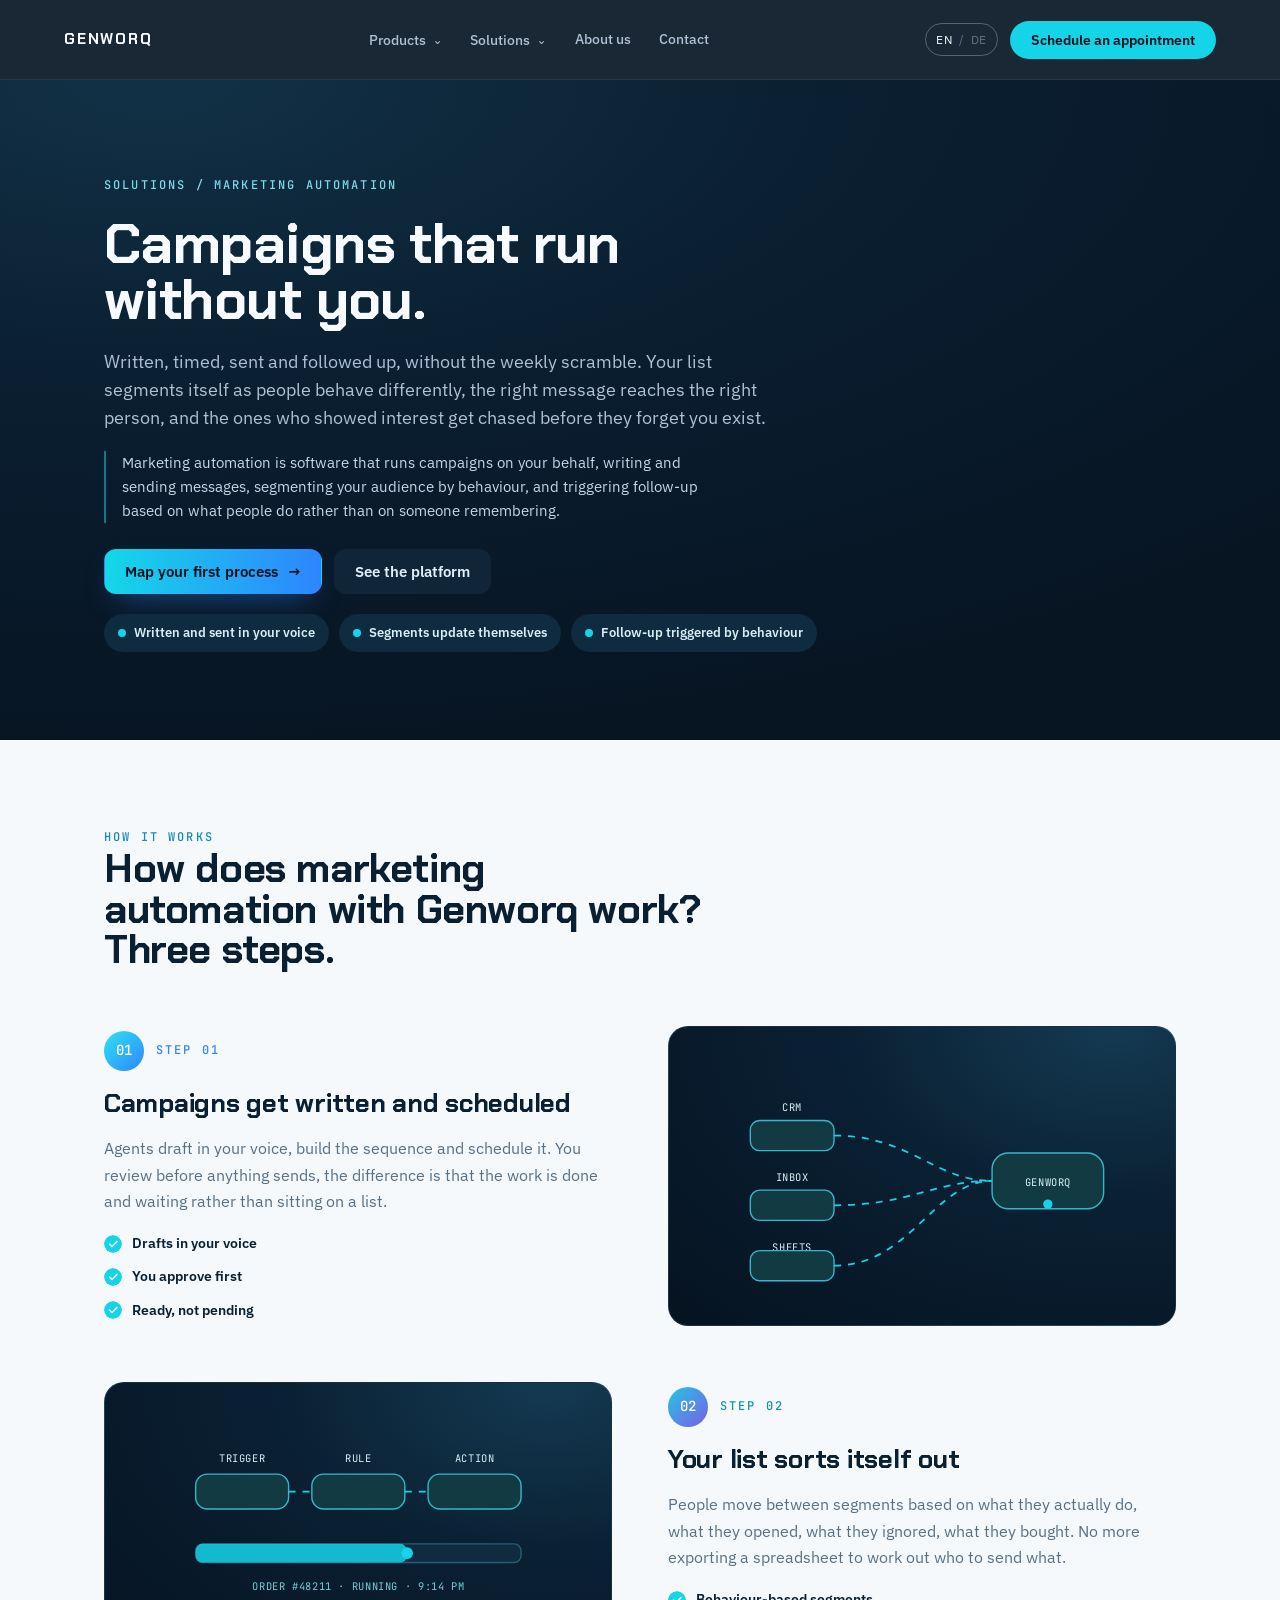
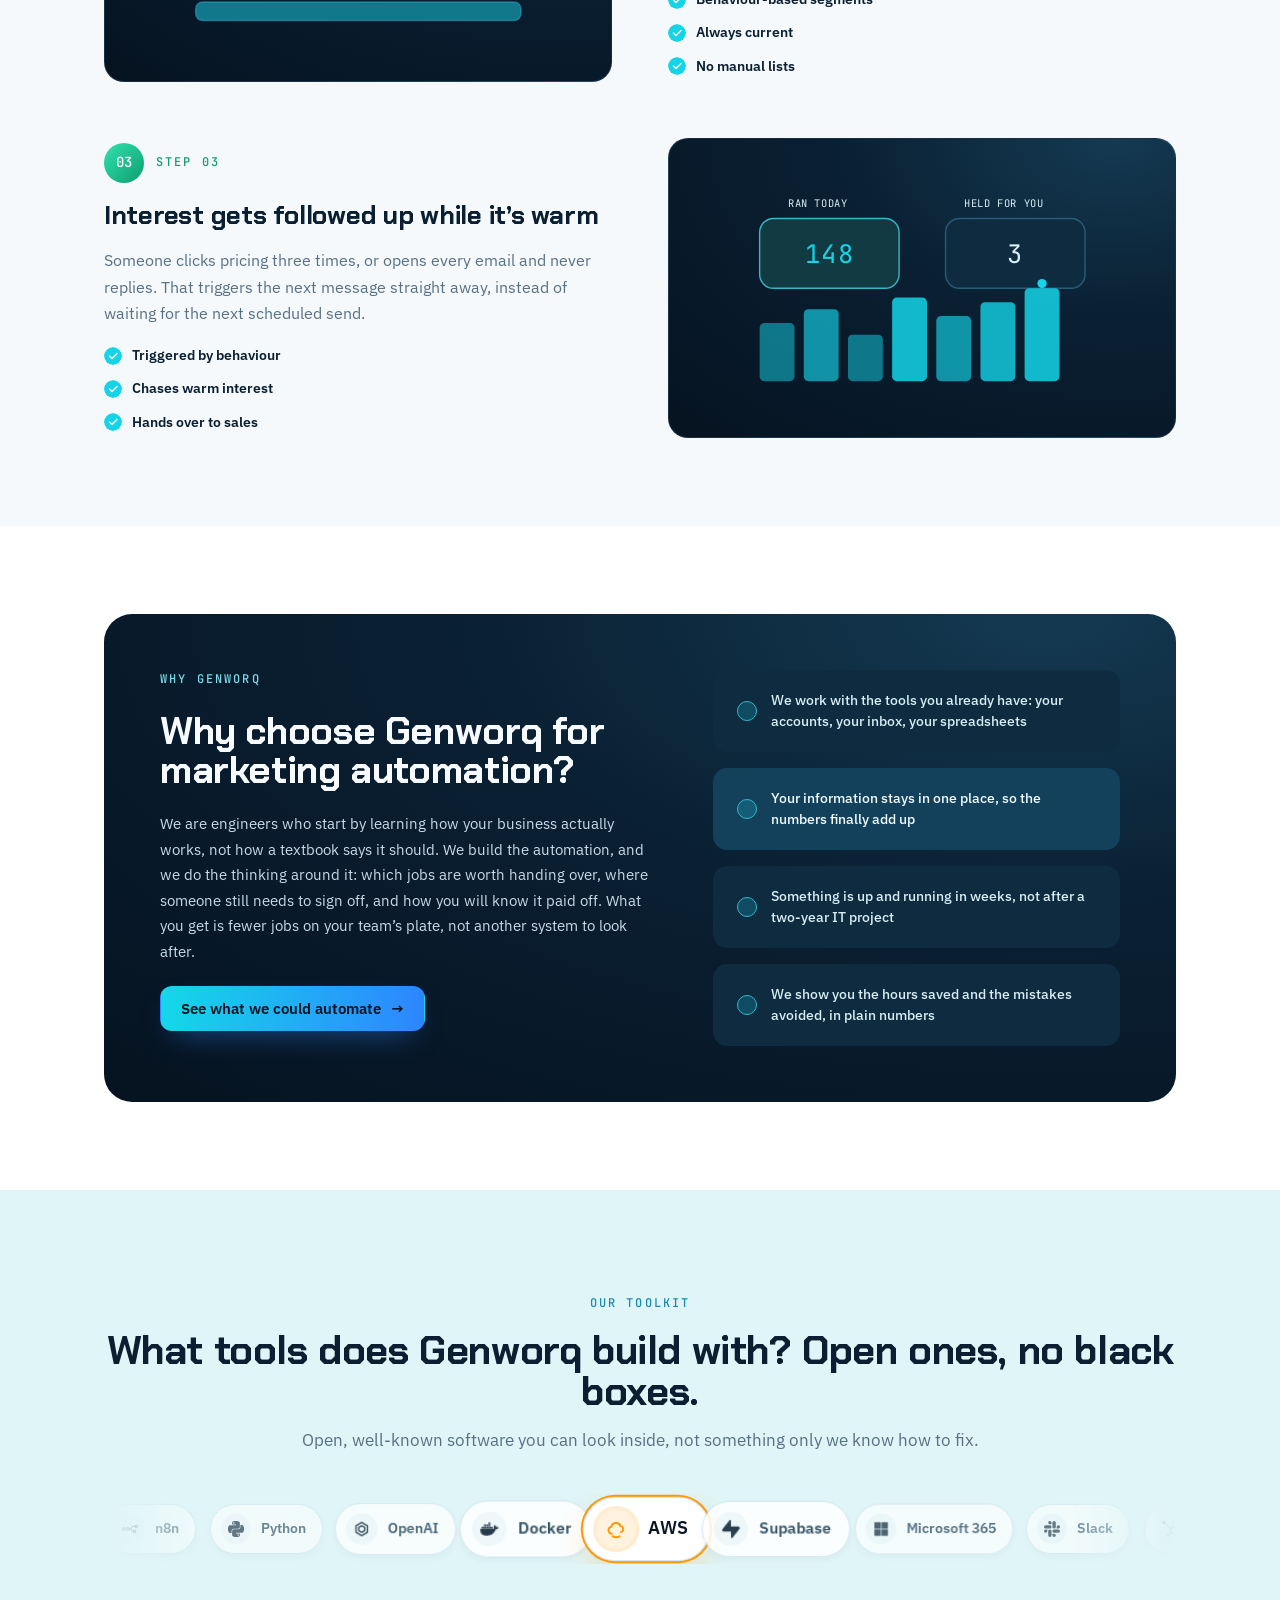
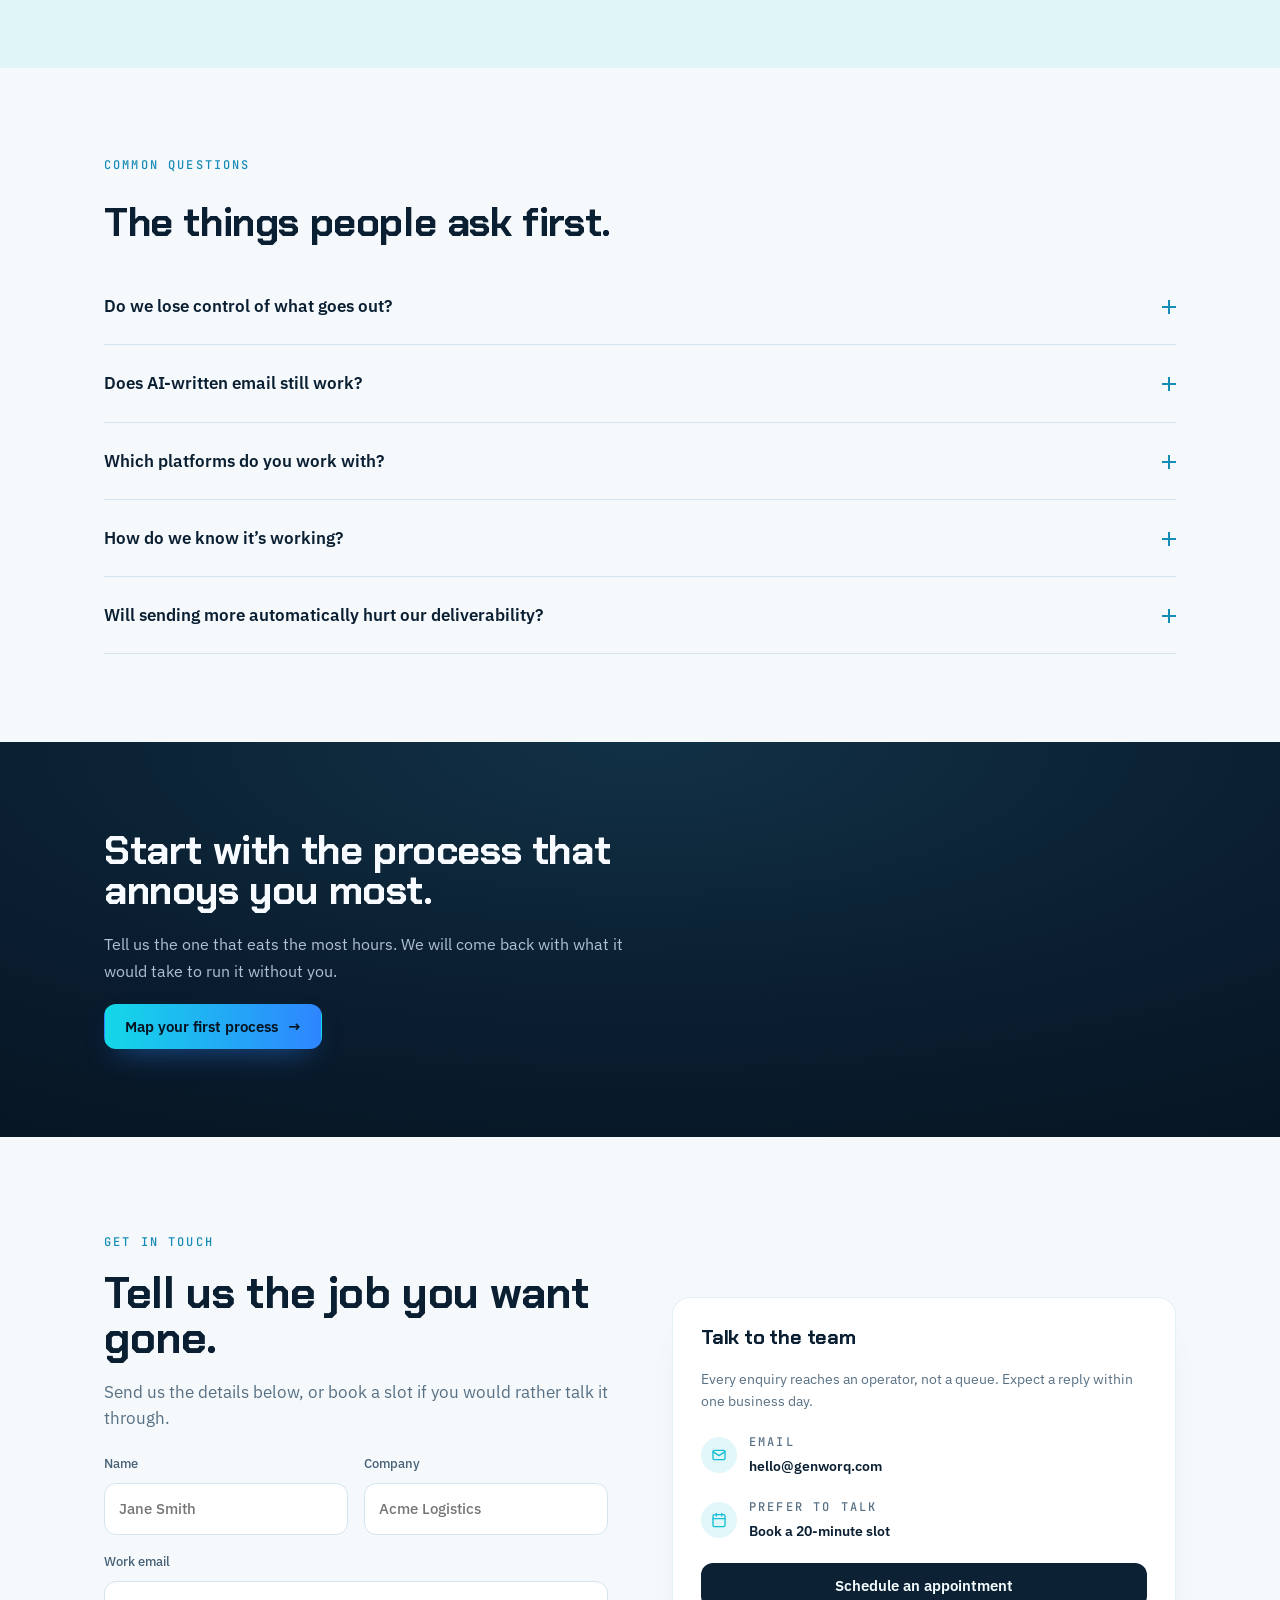
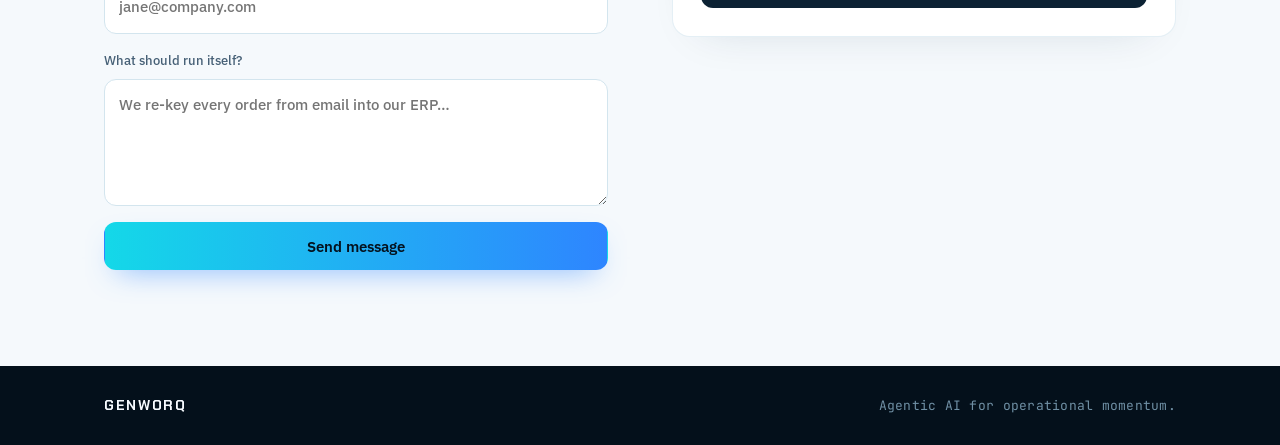
<file: solutions/marketing-automation.html>
<!doctype html>
<html lang="en" data-lang="en">
<head>
<meta charset="utf-8">
<meta name="viewport" content="width=device-width, initial-scale=1">
<title>AI Marketing Automation on Autopilot | Genworq</title>
<meta name="description" content="Genworq runs your campaigns end to end, drafted in your voice, segmented by real behaviour, and followed up automatically while interest is still warm.">
<link rel="canonical" href="https://zabiagentshub.github.io/genworq-site/solutions/marketing-automation.html">
<meta name="robots" content="index,follow,max-image-preview:large,max-snippet:-1,max-video-preview:-1">
<meta name="theme-color" content="#071523">
<meta property="og:site_name" content="Genworq">
<meta property="og:locale" content="en_US">
<meta property="og:locale:alternate" content="de_DE">
<meta property="og:title" content="AI Marketing Automation on Autopilot | Genworq">
<meta property="og:description" content="Genworq runs your campaigns end to end, drafted in your voice, segmented by real behaviour, and followed up automatically while interest is still warm.">
<meta property="og:type" content="website">
<meta property="og:url" content="https://zabiagentshub.github.io/genworq-site/solutions/marketing-automation.html">
<meta property="og:image" content="https://zabiagentshub.github.io/genworq-site/assets/hero-ending.jpg">
<meta property="og:image:width" content="1920">
<meta property="og:image:height" content="1080">
<meta property="og:image:alt" content="Genworq: luminous strands converging, visualising AI agents coordinating work">
<meta name="twitter:card" content="summary_large_image">
<meta name="twitter:title" content="AI Marketing Automation on Autopilot | Genworq">
<meta name="twitter:description" content="Genworq runs your campaigns end to end, drafted in your voice, segmented by real behaviour, and followed up automatically while interest is still warm.">
<meta name="twitter:image" content="https://zabiagentshub.github.io/genworq-site/assets/hero-ending.jpg">
<link rel="icon" href="data:image/svg+xml,%3Csvg xmlns='http://www.w3.org/2000/svg' viewBox='0 0 32 32'%3E%3Crect width='32' height='32' rx='7' fill='%23071523'/%3E%3Cpath d='M16 5v22' stroke='%2315D4E8' stroke-width='2.4' stroke-linecap='round'/%3E%3Cpath d='M8 12h16M10 20h12' stroke='%232E85FF' stroke-width='1.6' stroke-linecap='round' opacity='.85'/%3E%3C/svg%3E">
<link rel="preconnect" href="https://fonts.googleapis.com">
<link rel="preconnect" href="https://fonts.gstatic.com" crossorigin>
<link href="https://fonts.googleapis.com/css2?family=Chakra+Petch:wght@600;700&family=IBM+Plex+Sans:wght@400;500;600&family=JetBrains+Mono:wght@400;500&display=swap" rel="stylesheet">
<link rel="stylesheet" href="../assets/style.css?v=20260823m">
<script type="application/ld+json">{"@context":"https://schema.org","@graph":[{"@type":"Organization","@id":"https://zabiagentshub.github.io/genworq-site/#org","name":"Genworq","url":"https://zabiagentshub.github.io/genworq-site/","email":"hello@genworq.com","logo":{"@type":"ImageObject","url":"https://zabiagentshub.github.io/genworq-site/assets/og-logo.png","width":512,"height":512},"description":"Genworq builds agentic AI systems: coordinated crews of AI agents that research, decide and execute across a company’s CRM, inbox and operations stack, with human approval gates and a full decision trail.","knowsAbout":["AI agents","agentic AI","business process automation","AI voice agents","AI chatbots","sales automation","marketing automation","AI orchestration","human-in-the-loop automation"],"areaServed":["DE","AT","CH","EU"],"availableLanguage":["en","de"],"contactPoint":{"@type":"ContactPoint","contactType":"sales","email":"hello@genworq.com","availableLanguage":["en","de"]}},{"@type":"WebSite","@id":"https://zabiagentshub.github.io/genworq-site/#website","url":"https://zabiagentshub.github.io/genworq-site/","name":"Genworq","publisher":{"@id":"https://zabiagentshub.github.io/genworq-site/#org"},"inLanguage":["en","de"]},{"@type":"WebPage","@id":"https://zabiagentshub.github.io/genworq-site/solutions/marketing-automation.html#webpage","url":"https://zabiagentshub.github.io/genworq-site/solutions/marketing-automation.html","name":"AI Marketing Automation on Autopilot | Genworq","description":"Genworq runs your campaigns end to end, drafted in your voice, segmented by real behaviour, and followed up automatically while interest is still warm.","isPartOf":{"@id":"https://zabiagentshub.github.io/genworq-site/#website"},"about":{"@id":"https://zabiagentshub.github.io/genworq-site/#org"},"inLanguage":"en","primaryImageOfPage":{"@type":"ImageObject","url":"https://zabiagentshub.github.io/genworq-site/assets/hero-ending.jpg","width":1920,"height":1080}},{"@type":"BreadcrumbList","itemListElement":[{"@type":"ListItem","position":1,"name":"Home","item":"https://zabiagentshub.github.io/genworq-site/"},{"@type":"ListItem","position":2,"name":"Solutions","item":"https://zabiagentshub.github.io/genworq-site/solutions.html"},{"@type":"ListItem","position":3,"name":"Marketing Automation","item":"https://zabiagentshub.github.io/genworq-site/solutions/marketing-automation.html"}]},{"@type":"Service","@id":"https://zabiagentshub.github.io/genworq-site/solutions/marketing-automation.html#service","name":"Marketing Automation (AI agents)","serviceType":"Marketing Automation","description":"Marketing automation is software that runs campaigns on your behalf, writing and sending messages, segmenting your audience by behaviour, and triggering follow-up based on what people do rather than on someone remembering.","provider":{"@id":"https://zabiagentshub.github.io/genworq-site/#org"},"areaServed":["DE","AT","CH","EU"],"availableLanguage":["en","de"],"url":"https://zabiagentshub.github.io/genworq-site/solutions/marketing-automation.html"},{"@type":"FAQPage","mainEntity":[{"@type":"Question","name":"Do we lose control of what goes out?","acceptedAnswer":{"@type":"Answer","text":"No. You approve campaigns before they send. The automation handles preparation, timing and follow-up, not the decision to publish."}},{"@type":"Question","name":"Does AI-written email still work?","acceptedAnswer":{"@type":"Answer","text":"It works when it’s specific and in your voice, and fails when it’s generic. Everything is drafted from your material and reviewed by you before sending."}},{"@type":"Question","name":"Which platforms do you work with?","acceptedAnswer":{"@type":"Answer","text":"We build on top of your existing stack rather than moving you onto something new."}},{"@type":"Question","name":"How do we know it’s working?","acceptedAnswer":{"@type":"Answer","text":"You get the numbers that matter, replies, meetings booked, revenue attributed, not just open rates."}},{"@type":"Question","name":"Will sending more automatically hurt our deliverability?","acceptedAnswer":{"@type":"Answer","text":"No, provided what goes out stays relevant, which is what the behaviour-based segments are for. Volume is not what puts mail in the spam folder; sending the same thing to people who never open it is. Because segments update on what people actually do, the disengaged quietly stop receiving campaigns instead of being mailed harder, so your sender reputation holds."}}]}]}</script>
</head>
<body class="pg">
<a class="skip" href="#main"><span class="en">Skip to content</span><span class="de">Zum Inhalt springen</span></a>
<header class="nav solid" id="nav">
  <a class="brand" href="../index.html">GENWORQ</a>
  <nav class="nav-links" id="navlinks" aria-label="Main">
    <div class="dd"><button type="button" aria-expanded="false" aria-haspopup="true"><span class="en">Products</span><span class="de">Produkte</span> <i>⌄</i></button>
      <div class="dd-panel"><span class="dd-h"><span class="en">The platform</span><span class="de">Die Plattform</span></span><a href="../platform.html"><b><span class="en">Platform overview</span><span class="de">Plattform-Überblick</span></b><small><span class="en">How the whole system fits together</span><span class="de">Wie das ganze System zusammenpasst</span></small></a><a href="../platform/orchestrator.html"><b><span class="en">The Orchestrator</span><span class="de">Der Orchestrator</span></b><small><span class="en">The layer that decides who does what</span><span class="de">Die Schicht, die entscheidet, wer was tut</span></small></a><span class="dd-h"><span class="en">Customer-facing agents</span><span class="de">Agenten im Kundenkontakt</span></span><a href="../solutions/ai-chatbots.html"><b><span class="en">AI Chatbots</span><span class="de">KI-Chatbots</span></b><small><span class="en">Trained on your documents, answers 24/7</span><span class="de">Auf Ihren Dokumenten trainiert, antwortet 24/7</span></small></a><a href="../solutions/ai-voice-agents.html"><b><span class="en">AI Voice Agents</span><span class="de">KI-Voice-Agenten</span></b><small><span class="en">Every call answered, day or night</span><span class="de">Jeder Anruf beantwortet, Tag und Nacht</span></small></a><span class="dd-h"><span class="en">Control</span><span class="de">Kontrolle</span></span><a href="../platform.html#governance"><b><span class="en">Human-in-the-Loop Controls</span><span class="de">Human-in-the-Loop-Kontrollen</span></b><small><span class="en">Approval gates, live dashboard, full audit trail</span><span class="de">Freigaben, Live-Dashboard, vollständiger Prüfpfad</span></small></a><a class="dd-all" href="../platform.html"><span class="en">Explore the platform →</span><span class="de">Die Plattform entdecken →</span></a></div></div>
    <div class="dd"><button type="button" aria-expanded="false" aria-haspopup="true"><span class="en">Solutions</span><span class="de">Lösungen</span> <i>⌄</i></button>
      <div class="dd-panel"><span class="dd-h"><span class="en">Automation services</span><span class="de">Automatisierungs-Services</span></span><a href="../solutions/business-process-automation.html"><b><span class="en">Business Process Automation</span><span class="de">Business Process Automation</span></b><small><span class="en">Orders, invoicing and onboarding run end to end</span><span class="de">Bestellungen, Rechnungen und Onboarding, Ende-zu-Ende</span></small></a><a href="../solutions/sales-automation.html"><b><span class="en">Sales Automation</span><span class="de">Sales Automation</span></b><small><span class="en">Every lead scored, answered and booked in minutes</span><span class="de">Jeder Lead in Minuten qualifiziert, beantwortet, gebucht</span></small></a><a href="../solutions/marketing-automation.html"><b><span class="en">Marketing Automation</span><span class="de">Marketing Automation</span></b><small><span class="en">Campaigns written, sent and followed up in your voice</span><span class="de">Kampagnen geschrieben, gesendet und nachgefasst, in Ihrer Stimme</span></small></a><a href="../solutions/ecommerce-automation.html"><b><span class="en">E-commerce Service Automation</span><span class="de">E-Commerce-Service-Automatisierung</span></b><small><span class="en">Order status, returns and product advice, handled 24/7</span><span class="de">Bestellstatus, Retouren und Produktberatung, rund um die Uhr</span></small></a><a class="dd-all" href="../solutions.html"><span class="en">View all solutions →</span><span class="de">Alle Lösungen ansehen →</span></a></div></div>
    <a href="../index.html#trust"><span class="en">About us</span><span class="de">Über uns</span></a>
    <a href="#contact"><span class="en">Contact</span><span class="de">Kontakt</span></a>
  </nav>
  <div class="nav-right">
    <button class="lang" id="langbtn" type="button" aria-label="Switch language / Sprache wechseln"><span data-l="en">EN</span><i>/</i><span data-l="de">DE</span></button>
    <a class="btn btn-aqua btn-sm" href="#contact"><span class="en">Schedule an appointment</span><span class="de">Termin vereinbaren</span></a>
    <button class="burger" id="burger" type="button" aria-expanded="false" aria-controls="navlinks" aria-label="Menu"><span></span><span></span></button>
  </div>
</header>
<main id="main" tabindex="-1">
<section class="phero"><div class="wrap">
  <span class="kicker">SOLUTIONS / MARKETING AUTOMATION</span>
  <h1>Campaigns that run without you.</h1>
  <p class="lead">Written, timed, sent and followed up, without the weekly scramble. Your list segments itself as people behave differently, the right message reaches the right person, and the ones who showed interest get chased before they forget you exist.</p>
  <p class="def">Marketing automation is software that runs campaigns on your behalf, writing and sending messages, segmenting your audience by behaviour, and triggering follow-up based on what people do rather than on someone remembering.</p>
  <div class="acts"><a class="btn btn-grad" href="#contact">Map your first process <i>→</i></a><a class="btn btn-dark2" href="../platform.html">See the platform</a></div>
  <div class="chips-dark"><span>Written and sent in your voice</span><span>Segments update themselves</span><span>Follow-up triggered by behaviour</span></div>
</div></section>
<section class="psec light"><div class="wrap" style="gap:56px">
  <div class="reveal"><span class="kicker">How it works</span><h2>How does marketing automation with Genworq work? Three steps.</h2></div>
  <div class="steps"><div class="step reveal"><div class="copy"><div class="badge-row"><i style="background:linear-gradient(135deg,#2FE3F2 0%,#2E85FF 100%)">01</i><span style="color:#2E85FF">STEP 01</span></div><h3>Campaigns get written and scheduled</h3><p>Agents draft in your voice, build the sequence and schedule it. You review before anything sends, the difference is that the work is done and waiting rather than sitting on a list.</p><ul class="checks"><li>Drafts in your voice</li><li>You approve first</li><li>Ready, not pending</li></ul></div><div class="vis"><svg viewBox="0 0 320 200"><g class="t"><text x="48" y="44">CRM</text><text x="48" y="104">INBOX</text><text x="48" y="164">SHEETS</text></g><rect class="n on" x="12" y="52" width="72" height="26" rx="8"/><rect class="n on" x="12" y="112" width="72" height="26" rx="8"/><rect class="n on" x="12" y="172" width="72" height="26" rx="8" transform="translate(0,-8)"/><path class="l on flow" d="M84 65 C150 65 170 104 220 104"/><path class="l on flow" d="M84 125 C150 125 170 104 220 104"/><path class="l on flow" d="M84 177 C150 177 170 104 220 104"/><rect class="n on" x="220" y="80" width="96" height="48" rx="14"/><text class="t" x="268" y="108">GENWORQ</text><circle class="tk pulse" cx="268" cy="124" r="4"/></svg></div></div><div class="step reveal rev"><div class="copy"><div class="badge-row"><i style="background:linear-gradient(135deg,#22C7E4 0%,#7C5CE6 100%)">02</i><span style="color:#148DB8">STEP 02</span></div><h3>Your list sorts itself out</h3><p>People move between segments based on what they actually do, what they opened, what they ignored, what they bought. No more exporting a spreadsheet to work out who to send what.</p><ul class="checks"><li>Behaviour-based segments</li><li>Always current</li><li>No manual lists</li></ul></div><div class="vis"><svg viewBox="0 0 320 200"><g class="t"><text x="60" y="40">TRIGGER</text><text x="160" y="40">RULE</text><text x="260" y="40">ACTION</text></g><rect class="n on" x="20" y="50" width="80" height="30" rx="10"/><rect class="n on" x="120" y="50" width="80" height="30" rx="10"/><rect class="n on" x="220" y="50" width="80" height="30" rx="10"/><path class="l on flow" d="M100 65h20M200 65h20"/><g><rect class="n" x="20" y="110" width="280" height="16" rx="6"/><rect class="bar" x="20" y="110" width="182" height="16" rx="6"/><text class="t" x="160" y="150" style="fill:#6ECFDA">ORDER #48211 · RUNNING · 9:14 PM</text></g><g><rect class="n" x="20" y="160" width="280" height="16" rx="6"/><rect class="bar" x="20" y="160" width="280" height="16" rx="6" style="opacity:.45"/></g><circle class="tk pulse" cx="202" cy="118" r="5"/></svg></div></div><div class="step reveal"><div class="copy"><div class="badge-row"><i style="background:linear-gradient(135deg,#2FE3B0 0%,#0F9D6E 100%)">03</i><span style="color:#0F9D6E">STEP 03</span></div><h3>Interest gets followed up while it’s warm</h3><p>Someone clicks pricing three times, or opens every email and never replies. That triggers the next message straight away, instead of waiting for the next scheduled send.</p><ul class="checks"><li>Triggered by behaviour</li><li>Chases warm interest</li><li>Hands over to sales</li></ul></div><div class="vis"><svg viewBox="0 0 320 200"><g class="t"><text x="70" y="30">RAN TODAY</text><text x="230" y="30">HELD FOR YOU</text></g><rect class="n on" x="20" y="40" width="120" height="60" rx="12"/><text class="t" x="80" y="78" style="font-size:22px;fill:#15D4E8">148</text><rect class="n" x="180" y="40" width="120" height="60" rx="12"/><text class="t" x="240" y="78" style="font-size:22px">3</text><g><rect class="bar" x="20" y="130" width="30" height="50" rx="4" style="opacity:.5"/><rect class="bar" x="58" y="118" width="30" height="62" rx="4" style="opacity:.65"/><rect class="bar" x="96" y="140" width="30" height="40" rx="4" style="opacity:.5"/><rect class="bar" x="134" y="108" width="30" height="72" rx="4"/><rect class="bar" x="172" y="124" width="30" height="56" rx="4" style="opacity:.65"/><rect class="bar" x="210" y="112" width="30" height="68" rx="4" style="opacity:.8"/><rect class="bar" x="248" y="100" width="30" height="80" rx="4"/></g><circle class="tk pulse" cx="263" cy="96" r="4"/></svg></div></div></div>
</div></section>
<section class="partner"><div class="wrap"><div class="ppanel reveal">
  <div class="copy"><span class="kicker">Why Genworq</span><h2>Why choose Genworq for marketing automation?</h2><p>We are engineers who start by learning how your business actually works, not how a textbook says it should. We build the automation, and we do the thinking around it: which jobs are worth handing over, where someone still needs to sign off, and how you will know it paid off. What you get is fewer jobs on your team’s plate, not another system to look after.</p><a class="btn btn-grad" href="#contact" style="align-self:flex-start">See what we could automate <i>→</i></a></div>
  <ul class="points"><li>We work with the tools you already have: your accounts, your inbox, your spreadsheets</li><li class="hi">Your information stays in one place, so the numbers finally add up</li><li>Something is up and running in weeks, not after a two-year IT project</li><li>We show you the hours saved and the mistakes avoided, in plain numbers</li></ul>
</div></div></section>
<section class="toolkit"><div class="wrap">
  <span class="kicker">Our toolkit</span><h2 style="font-size:clamp(28px,3.4vw,40px)">What tools does Genworq build with? Open ones, no black boxes.</h2>
  <p class="lead">Open, well-known software you can look inside, not something only we know how to fix.</p>
  <div class="stack-viewport" id="stackvp"><ul class="stack-list" id="stacklist" data-tools="toolkit"></ul></div>
</div></section><section class="faq"><div class="wrap reveal">
  <span class="kicker">Common questions</span><h2 class="sec-h2" style="font-size:clamp(28px,3.4vw,40px)">The things people ask first.</h2>
  <div><details><summary>Do we lose control of what goes out?<i></i></summary><p class="ans">No. You approve campaigns before they send. The automation handles preparation, timing and follow-up, not the decision to publish.</p></details><details><summary>Does AI-written email still work?<i></i></summary><p class="ans">It works when it’s specific and in your voice, and fails when it’s generic. Everything is drafted from your material and reviewed by you before sending.</p></details><details><summary>Which platforms do you work with?<i></i></summary><p class="ans">We build on top of your existing stack rather than moving you onto something new.</p></details><details><summary>How do we know it’s working?<i></i></summary><p class="ans">You get the numbers that matter, replies, meetings booked, revenue attributed, not just open rates.</p></details><details><summary>Will sending more automatically hurt our deliverability?<i></i></summary><p class="ans">No, provided what goes out stays relevant, which is what the behaviour-based segments are for. Volume is not what puts mail in the spam folder; sending the same thing to people who never open it is. Because segments update on what people actually do, the disengaged quietly stop receiving campaigns instead of being mailed harder, so your sender reputation holds.</p></details></div>
</div></section><section class="ctab reveal"><div class="wrap">
  <h2><span class="en">Start with the process that annoys you most.</span><span class="de">Fangen Sie mit dem Prozess an, der am meisten nervt.</span></h2>
  <p><span class="en">Tell us the one that eats the most hours. We will come back with what it would take to run it without you.</span><span class="de">Nennen Sie uns den, der die meisten Stunden frisst. Wir kommen zurück mit dem, was nötig wäre, damit er ohne Sie läuft.</span></p>
  <a class="btn btn-grad" href="#contact"><span class="en">Map your first process</span><span class="de">Ersten Prozess skizzieren</span> <i>→</i></a>
</div></section><section class="contact" id="contact"><div class="wrap two">
  <div class="copy">
    <span class="kicker"><span class="en">Get in touch</span><span class="de">Kontakt</span></span>
    <h2><span class="en">Tell us the job you want gone.</span><span class="de">Sagen Sie uns, welche Aufgabe verschwinden soll.</span></h2>
    <p class="lead"><span class="en">Send us the details below, or book a slot if you would rather talk it through.</span><span class="de">Schicken Sie uns die Details unten, oder buchen Sie einen Termin, wenn Sie lieber sprechen.</span></p>
    <form class="form" id="form" novalidate>
      <div class="row">
        <label><span>Name</span><input name="name" type="text" required autocomplete="name" data-ph-en="Jane Smith" data-ph-de="Max Mustermann"></label>
        <label><span><span class="en">Company</span><span class="de">Firma</span></span><input name="company" type="text" autocomplete="organization" data-ph-en="Acme Logistics" data-ph-de="Muster Logistik"></label>
      </div>
      <label><span><span class="en">Work email</span><span class="de">Geschäftliche E-Mail</span></span><input name="email" type="email" required autocomplete="email" data-ph-en="jane@company.com" data-ph-de="max@firma.de"></label>
      <label><span><span class="en">What should run itself?</span><span class="de">Was soll von selbst laufen?</span></span><textarea name="msg" rows="4" data-ph-en="We re-key every order from email into our ERP…" data-ph-de="Wir tippen jede Bestellung aus E-Mails ins ERP ab…"></textarea></label>
      <button class="btn btn-grad wide" type="submit"><span class="en">Send message</span><span class="de">Nachricht senden</span></button>
      <p class="success" role="status" aria-live="polite" hidden><span class="en">Thanks. Your message is ready in your email app. We reply within one business day.</span><span class="de">Danke. Ihre Nachricht liegt in Ihrem E-Mail-Programm bereit. Wir antworten innerhalb eines Werktags.</span></p>
    </form>
  </div>
  <aside class="ccard reveal">
    <h3><span class="en">Talk to the team</span><span class="de">Mit dem Team sprechen</span></h3>
    <p><span class="en">Every enquiry reaches an operator, not a queue. Expect a reply within one business day.</span><span class="de">Jede Anfrage erreicht einen Menschen, keine Warteschlange. Antwort innerhalb eines Werktags.</span></p>
    <div class="crow"><span class="ci"><svg viewBox="0 0 24 24"><rect x="3" y="5" width="18" height="14" rx="2"/><path d="m3 7 9 6 9-6"/></svg></span><div><small><span class="en">Email</span><span class="de">E-Mail</span></small><a href="mailto:hello@genworq.com">hello@genworq.com</a></div></div>
    <div class="crow"><span class="ci"><svg viewBox="0 0 24 24"><rect x="3" y="4" width="18" height="18" rx="2"/><path d="M16 2v4M8 2v4M3 10h18"/></svg></span><div><small><span class="en">Prefer to talk</span><span class="de">Lieber sprechen</span></small><b><span class="en">Book a 20-minute slot</span><span class="de">20-Minuten-Termin buchen</span></b></div></div>
    <a class="btn btn-ink" href="mailto:hello@genworq.com?subject=Schedule%20an%20appointment"><span class="en">Schedule an appointment</span><span class="de">Termin vereinbaren</span></a>
  </aside>
</div></section></main>
<footer class="foot"><div class="wrap"><span class="fbrand">GENWORQ</span><span class="ftag"><span class="en">Agentic AI for operational momentum.</span><span class="de">Agentische KI für operativen Schwung.</span></span></div></footer>
<script src="../assets/pages.js?v=20260823m" defer></script>
</body>
</html>
</file>
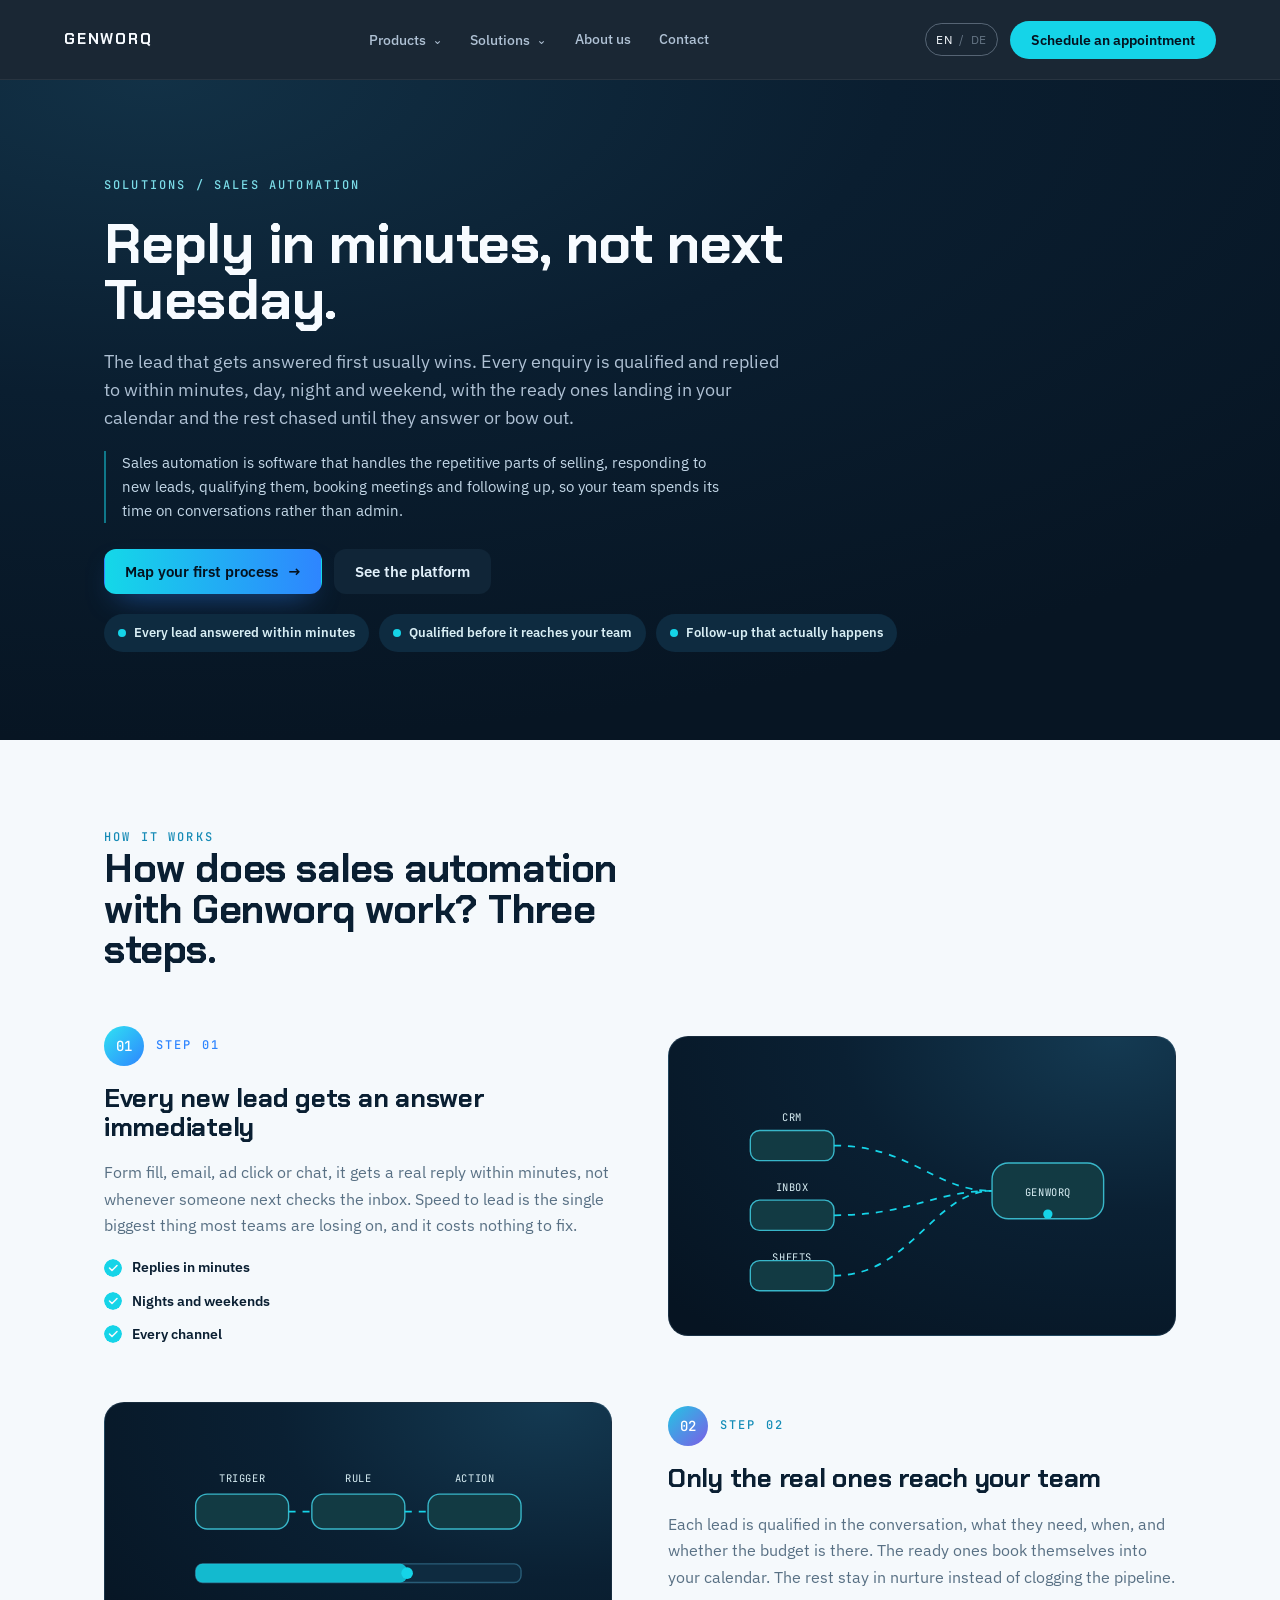
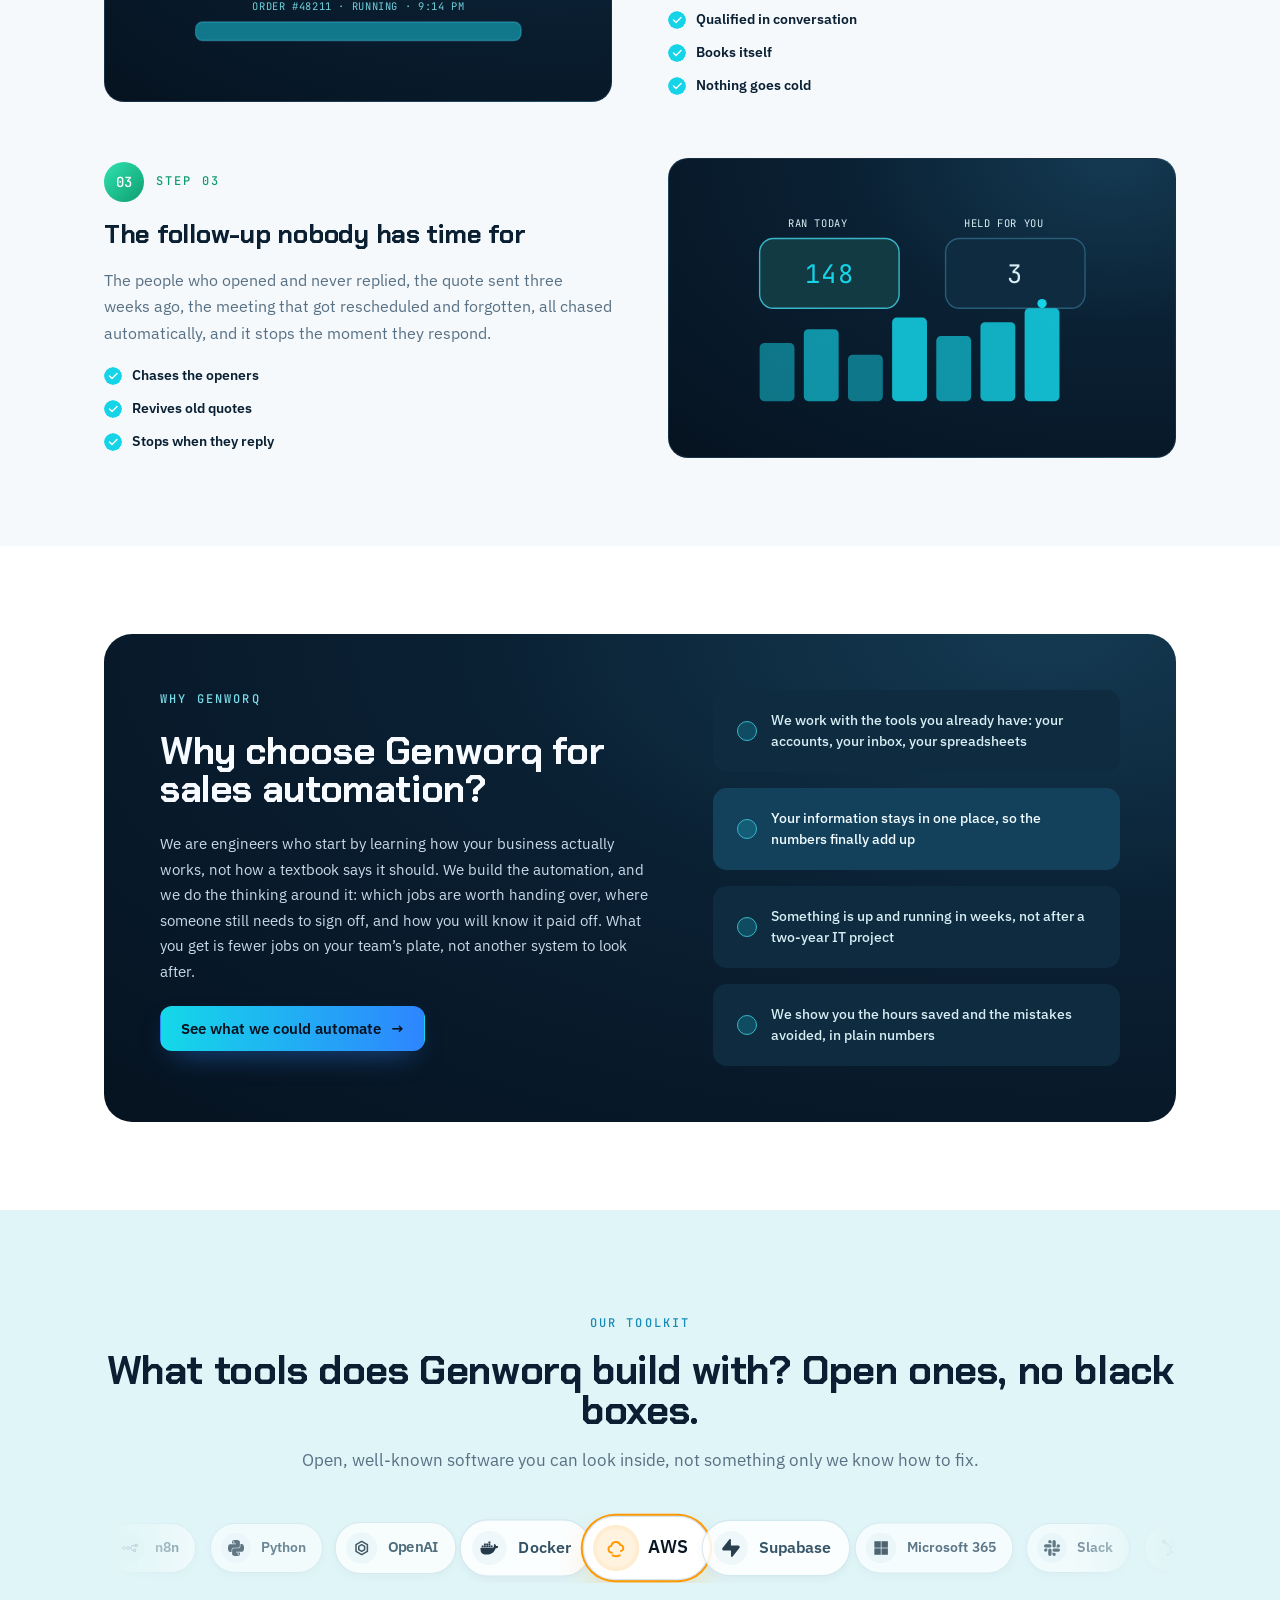
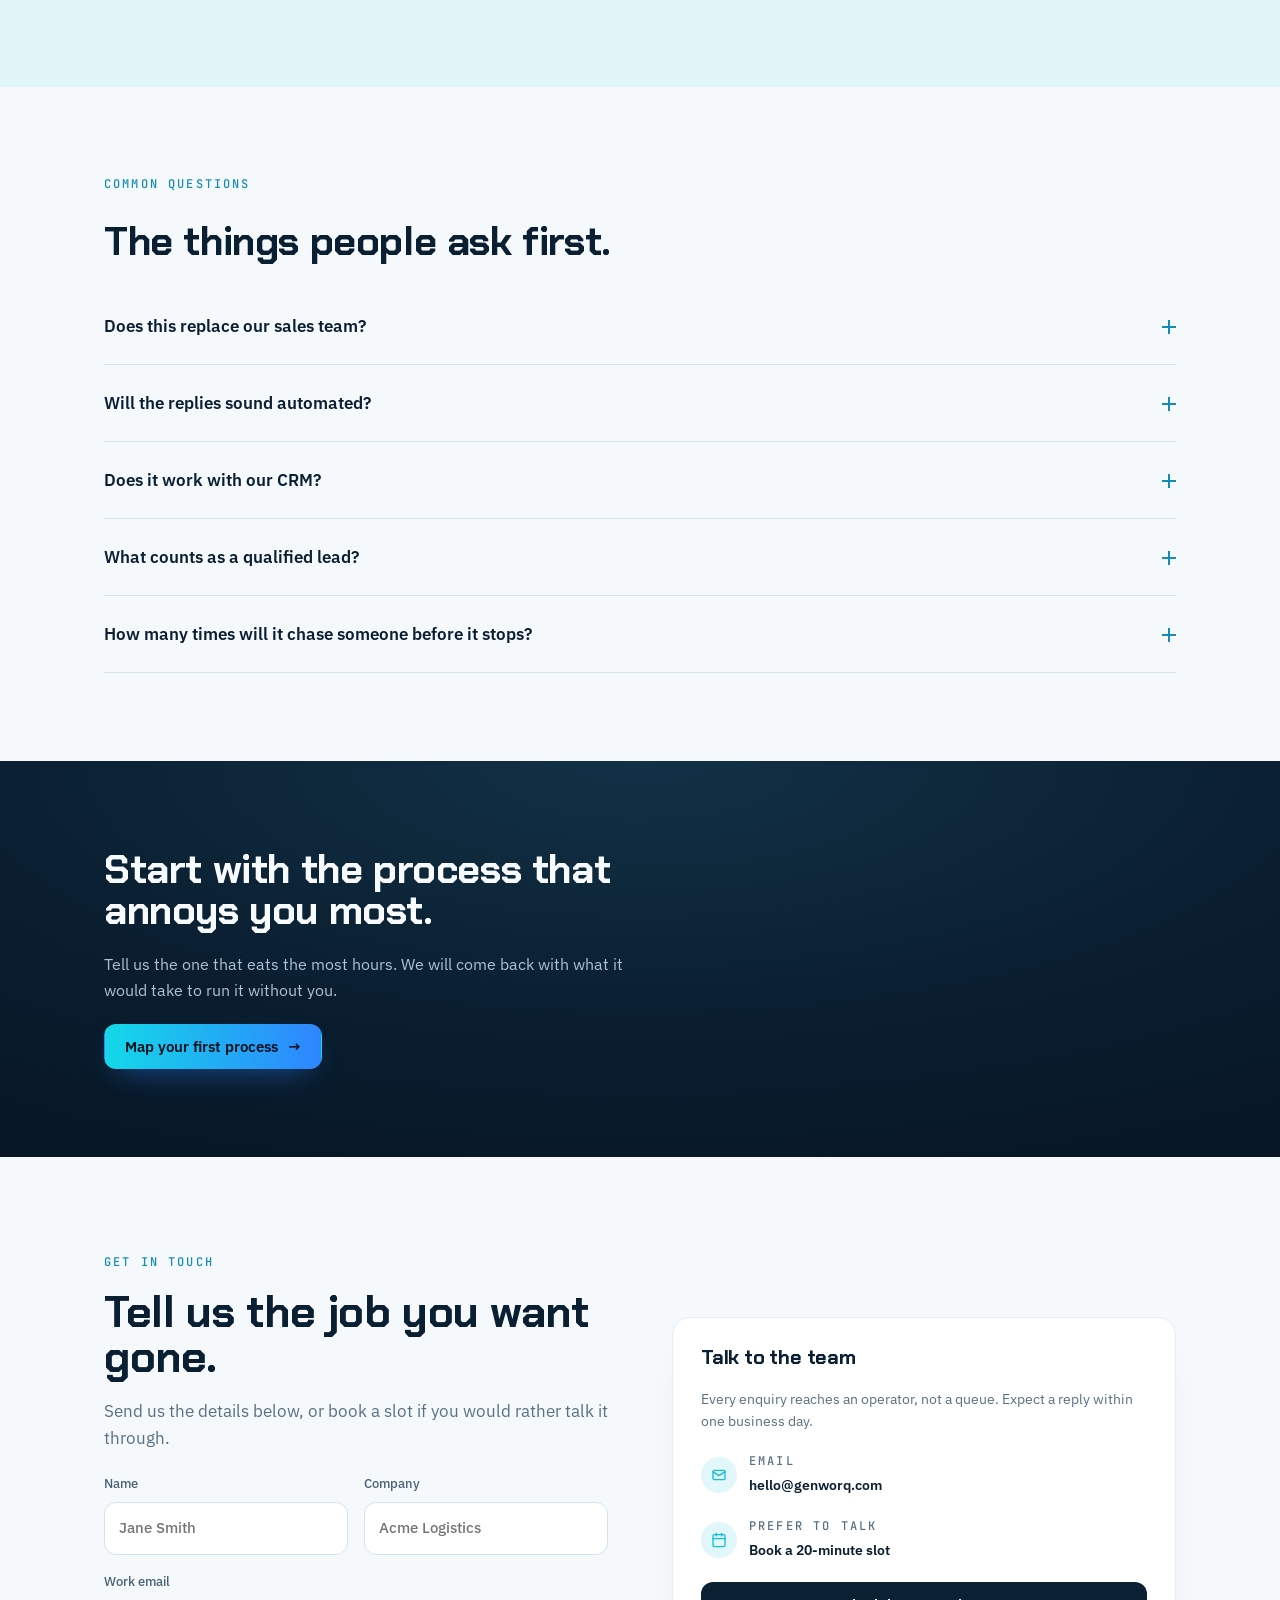
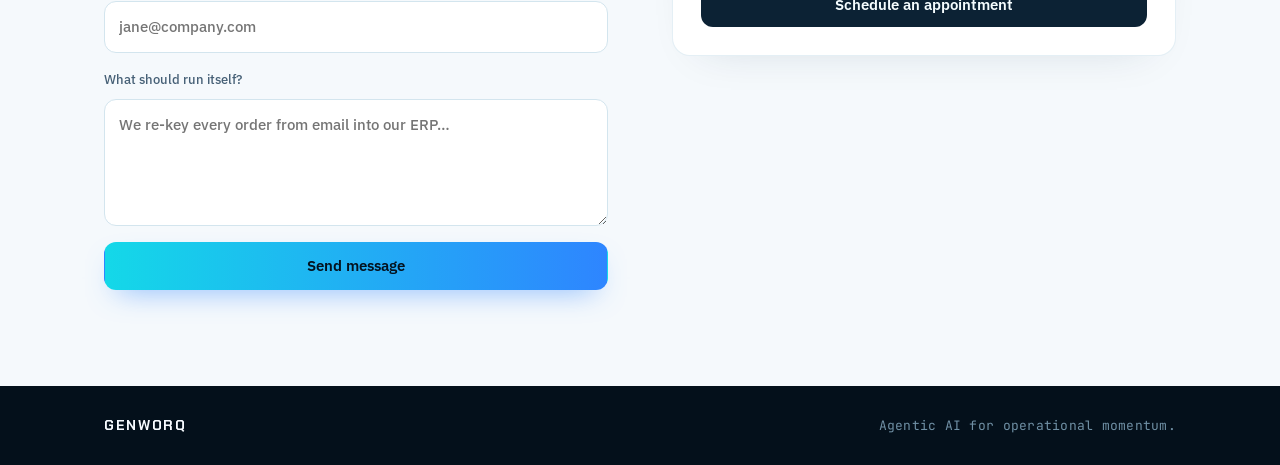
<file: solutions/sales-automation.html>
<!doctype html>
<html lang="en" data-lang="en">
<head>
<meta charset="utf-8">
<meta name="viewport" content="width=device-width, initial-scale=1">
<title>AI Sales Automation: Leads Qualified in Minutes | Genworq</title>
<meta name="description" content="Genworq automates speed to lead, every enquiry qualified and answered within minutes, ready buyers booked straight into your calendar, and follow-up that never gets forgotten.">
<link rel="canonical" href="https://zabiagentshub.github.io/genworq-site/solutions/sales-automation.html">
<meta name="robots" content="index,follow,max-image-preview:large,max-snippet:-1,max-video-preview:-1">
<meta name="theme-color" content="#071523">
<meta property="og:site_name" content="Genworq">
<meta property="og:locale" content="en_US">
<meta property="og:locale:alternate" content="de_DE">
<meta property="og:title" content="AI Sales Automation: Leads Qualified in Minutes | Genworq">
<meta property="og:description" content="Genworq automates speed to lead, every enquiry qualified and answered within minutes, ready buyers booked straight into your calendar, and follow-up that never gets forgotten.">
<meta property="og:type" content="website">
<meta property="og:url" content="https://zabiagentshub.github.io/genworq-site/solutions/sales-automation.html">
<meta property="og:image" content="https://zabiagentshub.github.io/genworq-site/assets/hero-ending.jpg">
<meta property="og:image:width" content="1920">
<meta property="og:image:height" content="1080">
<meta property="og:image:alt" content="Genworq: luminous strands converging, visualising AI agents coordinating work">
<meta name="twitter:card" content="summary_large_image">
<meta name="twitter:title" content="AI Sales Automation: Leads Qualified in Minutes | Genworq">
<meta name="twitter:description" content="Genworq automates speed to lead, every enquiry qualified and answered within minutes, ready buyers booked straight into your calendar, and follow-up that never gets forgotten.">
<meta name="twitter:image" content="https://zabiagentshub.github.io/genworq-site/assets/hero-ending.jpg">
<link rel="icon" href="data:image/svg+xml,%3Csvg xmlns='http://www.w3.org/2000/svg' viewBox='0 0 32 32'%3E%3Crect width='32' height='32' rx='7' fill='%23071523'/%3E%3Cpath d='M16 5v22' stroke='%2315D4E8' stroke-width='2.4' stroke-linecap='round'/%3E%3Cpath d='M8 12h16M10 20h12' stroke='%232E85FF' stroke-width='1.6' stroke-linecap='round' opacity='.85'/%3E%3C/svg%3E">
<link rel="preconnect" href="https://fonts.googleapis.com">
<link rel="preconnect" href="https://fonts.gstatic.com" crossorigin>
<link href="https://fonts.googleapis.com/css2?family=Chakra+Petch:wght@600;700&family=IBM+Plex+Sans:wght@400;500;600&family=JetBrains+Mono:wght@400;500&display=swap" rel="stylesheet">
<link rel="stylesheet" href="../assets/style.css?v=20260823m">
<script type="application/ld+json">{"@context":"https://schema.org","@graph":[{"@type":"Organization","@id":"https://zabiagentshub.github.io/genworq-site/#org","name":"Genworq","url":"https://zabiagentshub.github.io/genworq-site/","email":"hello@genworq.com","logo":{"@type":"ImageObject","url":"https://zabiagentshub.github.io/genworq-site/assets/og-logo.png","width":512,"height":512},"description":"Genworq builds agentic AI systems: coordinated crews of AI agents that research, decide and execute across a company’s CRM, inbox and operations stack, with human approval gates and a full decision trail.","knowsAbout":["AI agents","agentic AI","business process automation","AI voice agents","AI chatbots","sales automation","marketing automation","AI orchestration","human-in-the-loop automation"],"areaServed":["DE","AT","CH","EU"],"availableLanguage":["en","de"],"contactPoint":{"@type":"ContactPoint","contactType":"sales","email":"hello@genworq.com","availableLanguage":["en","de"]}},{"@type":"WebSite","@id":"https://zabiagentshub.github.io/genworq-site/#website","url":"https://zabiagentshub.github.io/genworq-site/","name":"Genworq","publisher":{"@id":"https://zabiagentshub.github.io/genworq-site/#org"},"inLanguage":["en","de"]},{"@type":"WebPage","@id":"https://zabiagentshub.github.io/genworq-site/solutions/sales-automation.html#webpage","url":"https://zabiagentshub.github.io/genworq-site/solutions/sales-automation.html","name":"AI Sales Automation: Leads Qualified in Minutes | Genworq","description":"Genworq automates speed to lead, every enquiry qualified and answered within minutes, ready buyers booked straight into your calendar, and follow-up that never gets forgotten.","isPartOf":{"@id":"https://zabiagentshub.github.io/genworq-site/#website"},"about":{"@id":"https://zabiagentshub.github.io/genworq-site/#org"},"inLanguage":"en","primaryImageOfPage":{"@type":"ImageObject","url":"https://zabiagentshub.github.io/genworq-site/assets/hero-ending.jpg","width":1920,"height":1080}},{"@type":"BreadcrumbList","itemListElement":[{"@type":"ListItem","position":1,"name":"Home","item":"https://zabiagentshub.github.io/genworq-site/"},{"@type":"ListItem","position":2,"name":"Solutions","item":"https://zabiagentshub.github.io/genworq-site/solutions.html"},{"@type":"ListItem","position":3,"name":"Sales Automation","item":"https://zabiagentshub.github.io/genworq-site/solutions/sales-automation.html"}]},{"@type":"Service","@id":"https://zabiagentshub.github.io/genworq-site/solutions/sales-automation.html#service","name":"Sales Automation (AI agents)","serviceType":"Sales Automation","description":"Sales automation is software that handles the repetitive parts of selling, responding to new leads, qualifying them, booking meetings and following up, so your team spends its time on conversations rather than admin.","provider":{"@id":"https://zabiagentshub.github.io/genworq-site/#org"},"areaServed":["DE","AT","CH","EU"],"availableLanguage":["en","de"],"url":"https://zabiagentshub.github.io/genworq-site/solutions/sales-automation.html"},{"@type":"FAQPage","mainEntity":[{"@type":"Question","name":"Does this replace our sales team?","acceptedAnswer":{"@type":"Answer","text":"No. It removes the admin around selling, first response, qualification, chasing, so your team spends its time on the conversations that need a person."}},{"@type":"Question","name":"Will the replies sound automated?","acceptedAnswer":{"@type":"Answer","text":"They’re written in your voice and reference what the lead actually asked. Most prospects can’t tell, and the ones who can mostly don’t mind being answered quickly."}},{"@type":"Question","name":"Does it work with our CRM?","acceptedAnswer":{"@type":"Answer","text":"We build on top of what you use, HubSpot, Salesforce, Pipedrive or a spreadsheet if that’s genuinely where things live."}},{"@type":"Question","name":"What counts as a qualified lead?","acceptedAnswer":{"@type":"Answer","text":"Whatever you say it is. We set the criteria with you before anything goes live."}},{"@type":"Question","name":"How many times will it chase someone before it stops?","acceptedAnswer":{"@type":"Answer","text":"You set the cadence, and it stops the moment someone replies. The default runs about 4 to 6 messages spread over two weeks, shorter than a cold-outreach sequence, since these are people who already showed interest, not cold prospects. Anyone who answers, books, or opts out drops out of it immediately. The aim is to catch the people who meant to reply and forgot, not to wear anyone down."}}]}]}</script>
</head>
<body class="pg">
<a class="skip" href="#main"><span class="en">Skip to content</span><span class="de">Zum Inhalt springen</span></a>
<header class="nav solid" id="nav">
  <a class="brand" href="../index.html">GENWORQ</a>
  <nav class="nav-links" id="navlinks" aria-label="Main">
    <div class="dd"><button type="button" aria-expanded="false" aria-haspopup="true"><span class="en">Products</span><span class="de">Produkte</span> <i>⌄</i></button>
      <div class="dd-panel"><span class="dd-h"><span class="en">The platform</span><span class="de">Die Plattform</span></span><a href="../platform.html"><b><span class="en">Platform overview</span><span class="de">Plattform-Überblick</span></b><small><span class="en">How the whole system fits together</span><span class="de">Wie das ganze System zusammenpasst</span></small></a><a href="../platform/orchestrator.html"><b><span class="en">The Orchestrator</span><span class="de">Der Orchestrator</span></b><small><span class="en">The layer that decides who does what</span><span class="de">Die Schicht, die entscheidet, wer was tut</span></small></a><span class="dd-h"><span class="en">Customer-facing agents</span><span class="de">Agenten im Kundenkontakt</span></span><a href="../solutions/ai-chatbots.html"><b><span class="en">AI Chatbots</span><span class="de">KI-Chatbots</span></b><small><span class="en">Trained on your documents, answers 24/7</span><span class="de">Auf Ihren Dokumenten trainiert, antwortet 24/7</span></small></a><a href="../solutions/ai-voice-agents.html"><b><span class="en">AI Voice Agents</span><span class="de">KI-Voice-Agenten</span></b><small><span class="en">Every call answered, day or night</span><span class="de">Jeder Anruf beantwortet, Tag und Nacht</span></small></a><span class="dd-h"><span class="en">Control</span><span class="de">Kontrolle</span></span><a href="../platform.html#governance"><b><span class="en">Human-in-the-Loop Controls</span><span class="de">Human-in-the-Loop-Kontrollen</span></b><small><span class="en">Approval gates, live dashboard, full audit trail</span><span class="de">Freigaben, Live-Dashboard, vollständiger Prüfpfad</span></small></a><a class="dd-all" href="../platform.html"><span class="en">Explore the platform →</span><span class="de">Die Plattform entdecken →</span></a></div></div>
    <div class="dd"><button type="button" aria-expanded="false" aria-haspopup="true"><span class="en">Solutions</span><span class="de">Lösungen</span> <i>⌄</i></button>
      <div class="dd-panel"><span class="dd-h"><span class="en">Automation services</span><span class="de">Automatisierungs-Services</span></span><a href="../solutions/business-process-automation.html"><b><span class="en">Business Process Automation</span><span class="de">Business Process Automation</span></b><small><span class="en">Orders, invoicing and onboarding run end to end</span><span class="de">Bestellungen, Rechnungen und Onboarding, Ende-zu-Ende</span></small></a><a href="../solutions/sales-automation.html"><b><span class="en">Sales Automation</span><span class="de">Sales Automation</span></b><small><span class="en">Every lead scored, answered and booked in minutes</span><span class="de">Jeder Lead in Minuten qualifiziert, beantwortet, gebucht</span></small></a><a href="../solutions/marketing-automation.html"><b><span class="en">Marketing Automation</span><span class="de">Marketing Automation</span></b><small><span class="en">Campaigns written, sent and followed up in your voice</span><span class="de">Kampagnen geschrieben, gesendet und nachgefasst, in Ihrer Stimme</span></small></a><a href="../solutions/ecommerce-automation.html"><b><span class="en">E-commerce Service Automation</span><span class="de">E-Commerce-Service-Automatisierung</span></b><small><span class="en">Order status, returns and product advice, handled 24/7</span><span class="de">Bestellstatus, Retouren und Produktberatung, rund um die Uhr</span></small></a><a class="dd-all" href="../solutions.html"><span class="en">View all solutions →</span><span class="de">Alle Lösungen ansehen →</span></a></div></div>
    <a href="../index.html#trust"><span class="en">About us</span><span class="de">Über uns</span></a>
    <a href="#contact"><span class="en">Contact</span><span class="de">Kontakt</span></a>
  </nav>
  <div class="nav-right">
    <button class="lang" id="langbtn" type="button" aria-label="Switch language / Sprache wechseln"><span data-l="en">EN</span><i>/</i><span data-l="de">DE</span></button>
    <a class="btn btn-aqua btn-sm" href="#contact"><span class="en">Schedule an appointment</span><span class="de">Termin vereinbaren</span></a>
    <button class="burger" id="burger" type="button" aria-expanded="false" aria-controls="navlinks" aria-label="Menu"><span></span><span></span></button>
  </div>
</header>
<main id="main" tabindex="-1">
<section class="phero"><div class="wrap">
  <span class="kicker">SOLUTIONS / SALES AUTOMATION</span>
  <h1>Reply in minutes, not next Tuesday.</h1>
  <p class="lead">The lead that gets answered first usually wins. Every enquiry is qualified and replied to within minutes, day, night and weekend, with the ready ones landing in your calendar and the rest chased until they answer or bow out.</p>
  <p class="def">Sales automation is software that handles the repetitive parts of selling, responding to new leads, qualifying them, booking meetings and following up, so your team spends its time on conversations rather than admin.</p>
  <div class="acts"><a class="btn btn-grad" href="#contact">Map your first process <i>→</i></a><a class="btn btn-dark2" href="../platform.html">See the platform</a></div>
  <div class="chips-dark"><span>Every lead answered within minutes</span><span>Qualified before it reaches your team</span><span>Follow-up that actually happens</span></div>
</div></section>
<section class="psec light"><div class="wrap" style="gap:56px">
  <div class="reveal"><span class="kicker">How it works</span><h2>How does sales automation with Genworq work? Three steps.</h2></div>
  <div class="steps"><div class="step reveal"><div class="copy"><div class="badge-row"><i style="background:linear-gradient(135deg,#2FE3F2 0%,#2E85FF 100%)">01</i><span style="color:#2E85FF">STEP 01</span></div><h3>Every new lead gets an answer immediately</h3><p>Form fill, email, ad click or chat, it gets a real reply within minutes, not whenever someone next checks the inbox. Speed to lead is the single biggest thing most teams are losing on, and it costs nothing to fix.</p><ul class="checks"><li>Replies in minutes</li><li>Nights and weekends</li><li>Every channel</li></ul></div><div class="vis"><svg viewBox="0 0 320 200"><g class="t"><text x="48" y="44">CRM</text><text x="48" y="104">INBOX</text><text x="48" y="164">SHEETS</text></g><rect class="n on" x="12" y="52" width="72" height="26" rx="8"/><rect class="n on" x="12" y="112" width="72" height="26" rx="8"/><rect class="n on" x="12" y="172" width="72" height="26" rx="8" transform="translate(0,-8)"/><path class="l on flow" d="M84 65 C150 65 170 104 220 104"/><path class="l on flow" d="M84 125 C150 125 170 104 220 104"/><path class="l on flow" d="M84 177 C150 177 170 104 220 104"/><rect class="n on" x="220" y="80" width="96" height="48" rx="14"/><text class="t" x="268" y="108">GENWORQ</text><circle class="tk pulse" cx="268" cy="124" r="4"/></svg></div></div><div class="step reveal rev"><div class="copy"><div class="badge-row"><i style="background:linear-gradient(135deg,#22C7E4 0%,#7C5CE6 100%)">02</i><span style="color:#148DB8">STEP 02</span></div><h3>Only the real ones reach your team</h3><p>Each lead is qualified in the conversation, what they need, when, and whether the budget is there. The ready ones book themselves into your calendar. The rest stay in nurture instead of clogging the pipeline.</p><ul class="checks"><li>Qualified in conversation</li><li>Books itself</li><li>Nothing goes cold</li></ul></div><div class="vis"><svg viewBox="0 0 320 200"><g class="t"><text x="60" y="40">TRIGGER</text><text x="160" y="40">RULE</text><text x="260" y="40">ACTION</text></g><rect class="n on" x="20" y="50" width="80" height="30" rx="10"/><rect class="n on" x="120" y="50" width="80" height="30" rx="10"/><rect class="n on" x="220" y="50" width="80" height="30" rx="10"/><path class="l on flow" d="M100 65h20M200 65h20"/><g><rect class="n" x="20" y="110" width="280" height="16" rx="6"/><rect class="bar" x="20" y="110" width="182" height="16" rx="6"/><text class="t" x="160" y="150" style="fill:#6ECFDA">ORDER #48211 · RUNNING · 9:14 PM</text></g><g><rect class="n" x="20" y="160" width="280" height="16" rx="6"/><rect class="bar" x="20" y="160" width="280" height="16" rx="6" style="opacity:.45"/></g><circle class="tk pulse" cx="202" cy="118" r="5"/></svg></div></div><div class="step reveal"><div class="copy"><div class="badge-row"><i style="background:linear-gradient(135deg,#2FE3B0 0%,#0F9D6E 100%)">03</i><span style="color:#0F9D6E">STEP 03</span></div><h3>The follow-up nobody has time for</h3><p>The people who opened and never replied, the quote sent three weeks ago, the meeting that got rescheduled and forgotten, all chased automatically, and it stops the moment they respond.</p><ul class="checks"><li>Chases the openers</li><li>Revives old quotes</li><li>Stops when they reply</li></ul></div><div class="vis"><svg viewBox="0 0 320 200"><g class="t"><text x="70" y="30">RAN TODAY</text><text x="230" y="30">HELD FOR YOU</text></g><rect class="n on" x="20" y="40" width="120" height="60" rx="12"/><text class="t" x="80" y="78" style="font-size:22px;fill:#15D4E8">148</text><rect class="n" x="180" y="40" width="120" height="60" rx="12"/><text class="t" x="240" y="78" style="font-size:22px">3</text><g><rect class="bar" x="20" y="130" width="30" height="50" rx="4" style="opacity:.5"/><rect class="bar" x="58" y="118" width="30" height="62" rx="4" style="opacity:.65"/><rect class="bar" x="96" y="140" width="30" height="40" rx="4" style="opacity:.5"/><rect class="bar" x="134" y="108" width="30" height="72" rx="4"/><rect class="bar" x="172" y="124" width="30" height="56" rx="4" style="opacity:.65"/><rect class="bar" x="210" y="112" width="30" height="68" rx="4" style="opacity:.8"/><rect class="bar" x="248" y="100" width="30" height="80" rx="4"/></g><circle class="tk pulse" cx="263" cy="96" r="4"/></svg></div></div></div>
</div></section>
<section class="partner"><div class="wrap"><div class="ppanel reveal">
  <div class="copy"><span class="kicker">Why Genworq</span><h2>Why choose Genworq for sales automation?</h2><p>We are engineers who start by learning how your business actually works, not how a textbook says it should. We build the automation, and we do the thinking around it: which jobs are worth handing over, where someone still needs to sign off, and how you will know it paid off. What you get is fewer jobs on your team’s plate, not another system to look after.</p><a class="btn btn-grad" href="#contact" style="align-self:flex-start">See what we could automate <i>→</i></a></div>
  <ul class="points"><li>We work with the tools you already have: your accounts, your inbox, your spreadsheets</li><li class="hi">Your information stays in one place, so the numbers finally add up</li><li>Something is up and running in weeks, not after a two-year IT project</li><li>We show you the hours saved and the mistakes avoided, in plain numbers</li></ul>
</div></div></section>
<section class="toolkit"><div class="wrap">
  <span class="kicker">Our toolkit</span><h2 style="font-size:clamp(28px,3.4vw,40px)">What tools does Genworq build with? Open ones, no black boxes.</h2>
  <p class="lead">Open, well-known software you can look inside, not something only we know how to fix.</p>
  <div class="stack-viewport" id="stackvp"><ul class="stack-list" id="stacklist" data-tools="toolkit"></ul></div>
</div></section><section class="faq"><div class="wrap reveal">
  <span class="kicker">Common questions</span><h2 class="sec-h2" style="font-size:clamp(28px,3.4vw,40px)">The things people ask first.</h2>
  <div><details><summary>Does this replace our sales team?<i></i></summary><p class="ans">No. It removes the admin around selling, first response, qualification, chasing, so your team spends its time on the conversations that need a person.</p></details><details><summary>Will the replies sound automated?<i></i></summary><p class="ans">They’re written in your voice and reference what the lead actually asked. Most prospects can’t tell, and the ones who can mostly don’t mind being answered quickly.</p></details><details><summary>Does it work with our CRM?<i></i></summary><p class="ans">We build on top of what you use, HubSpot, Salesforce, Pipedrive or a spreadsheet if that’s genuinely where things live.</p></details><details><summary>What counts as a qualified lead?<i></i></summary><p class="ans">Whatever you say it is. We set the criteria with you before anything goes live.</p></details><details><summary>How many times will it chase someone before it stops?<i></i></summary><p class="ans">You set the cadence, and it stops the moment someone replies. The default runs about 4 to 6 messages spread over two weeks, shorter than a cold-outreach sequence, since these are people who already showed interest, not cold prospects. Anyone who answers, books, or opts out drops out of it immediately. The aim is to catch the people who meant to reply and forgot, not to wear anyone down.</p></details></div>
</div></section><section class="ctab reveal"><div class="wrap">
  <h2><span class="en">Start with the process that annoys you most.</span><span class="de">Fangen Sie mit dem Prozess an, der am meisten nervt.</span></h2>
  <p><span class="en">Tell us the one that eats the most hours. We will come back with what it would take to run it without you.</span><span class="de">Nennen Sie uns den, der die meisten Stunden frisst. Wir kommen zurück mit dem, was nötig wäre, damit er ohne Sie läuft.</span></p>
  <a class="btn btn-grad" href="#contact"><span class="en">Map your first process</span><span class="de">Ersten Prozess skizzieren</span> <i>→</i></a>
</div></section><section class="contact" id="contact"><div class="wrap two">
  <div class="copy">
    <span class="kicker"><span class="en">Get in touch</span><span class="de">Kontakt</span></span>
    <h2><span class="en">Tell us the job you want gone.</span><span class="de">Sagen Sie uns, welche Aufgabe verschwinden soll.</span></h2>
    <p class="lead"><span class="en">Send us the details below, or book a slot if you would rather talk it through.</span><span class="de">Schicken Sie uns die Details unten, oder buchen Sie einen Termin, wenn Sie lieber sprechen.</span></p>
    <form class="form" id="form" novalidate>
      <div class="row">
        <label><span>Name</span><input name="name" type="text" required autocomplete="name" data-ph-en="Jane Smith" data-ph-de="Max Mustermann"></label>
        <label><span><span class="en">Company</span><span class="de">Firma</span></span><input name="company" type="text" autocomplete="organization" data-ph-en="Acme Logistics" data-ph-de="Muster Logistik"></label>
      </div>
      <label><span><span class="en">Work email</span><span class="de">Geschäftliche E-Mail</span></span><input name="email" type="email" required autocomplete="email" data-ph-en="jane@company.com" data-ph-de="max@firma.de"></label>
      <label><span><span class="en">What should run itself?</span><span class="de">Was soll von selbst laufen?</span></span><textarea name="msg" rows="4" data-ph-en="We re-key every order from email into our ERP…" data-ph-de="Wir tippen jede Bestellung aus E-Mails ins ERP ab…"></textarea></label>
      <button class="btn btn-grad wide" type="submit"><span class="en">Send message</span><span class="de">Nachricht senden</span></button>
      <p class="success" role="status" aria-live="polite" hidden><span class="en">Thanks. Your message is ready in your email app. We reply within one business day.</span><span class="de">Danke. Ihre Nachricht liegt in Ihrem E-Mail-Programm bereit. Wir antworten innerhalb eines Werktags.</span></p>
    </form>
  </div>
  <aside class="ccard reveal">
    <h3><span class="en">Talk to the team</span><span class="de">Mit dem Team sprechen</span></h3>
    <p><span class="en">Every enquiry reaches an operator, not a queue. Expect a reply within one business day.</span><span class="de">Jede Anfrage erreicht einen Menschen, keine Warteschlange. Antwort innerhalb eines Werktags.</span></p>
    <div class="crow"><span class="ci"><svg viewBox="0 0 24 24"><rect x="3" y="5" width="18" height="14" rx="2"/><path d="m3 7 9 6 9-6"/></svg></span><div><small><span class="en">Email</span><span class="de">E-Mail</span></small><a href="mailto:hello@genworq.com">hello@genworq.com</a></div></div>
    <div class="crow"><span class="ci"><svg viewBox="0 0 24 24"><rect x="3" y="4" width="18" height="18" rx="2"/><path d="M16 2v4M8 2v4M3 10h18"/></svg></span><div><small><span class="en">Prefer to talk</span><span class="de">Lieber sprechen</span></small><b><span class="en">Book a 20-minute slot</span><span class="de">20-Minuten-Termin buchen</span></b></div></div>
    <a class="btn btn-ink" href="mailto:hello@genworq.com?subject=Schedule%20an%20appointment"><span class="en">Schedule an appointment</span><span class="de">Termin vereinbaren</span></a>
  </aside>
</div></section></main>
<footer class="foot"><div class="wrap"><span class="fbrand">GENWORQ</span><span class="ftag"><span class="en">Agentic AI for operational momentum.</span><span class="de">Agentische KI für operativen Schwung.</span></span></div></footer>
<script src="../assets/pages.js?v=20260823m" defer></script>
</body>
</html>
</file>
<file: assets/style.css>
﻿/* Genworq, Framer design ported to plain HTML. Hero: scroll-scrubbed strands. */
:root{
  --ink:#071523;--ink-2:#0A1F32;--canvas:#F5F9FC;--panel:#FFFFFF;--aqua:#15D4E8;--blue:#2E85FF;--mist:#DFF5F7;--proof:#E9F4F8;--muted:#587084;--muted-2:#405E74;--kicker:#168BB6;--border:#D3E5EE;--border-2:#BFE6EC;--foot:#04101B;
  --grad:linear-gradient(90deg,#14D8E8 0%,#2E85FF 100%);
  /* type system: display (headings/logo/big numbers), body (everything readable), mono (labels/data/meta) */
  --font-display:'Chakra Petch',system-ui,sans-serif;
  --font-body:'IBM Plex Sans',system-ui,-apple-system,sans-serif;
  --font-mono:'JetBrains Mono','SFMono-Regular',Consolas,monospace;
  --font:var(--font-body);
  --ease:cubic-bezier(.2,.8,.2,1);--ease-io:cubic-bezier(.65,0,.35,1);
  --tshadow:0 1px 2px rgba(3,10,18,.95),0 3px 12px rgba(3,10,18,.78),0 10px 44px rgba(3,10,18,.8);
  --wrap:1200px;--pad:clamp(20px,5vw,64px);
}
*,*::before,*::after{box-sizing:border-box}
html{scroll-behavior:smooth;overflow-x:hidden;overflow-x:clip;background:var(--canvas)}
body{margin:0;overflow-x:hidden;overflow-x:clip;background:var(--canvas);color:var(--ink);font-family:var(--font-body);font-weight:400;font-size:16px;line-height:1.65;-webkit-font-smoothing:antialiased}
h1,h2,h3,h4{margin:0;font-weight:700;line-height:1.1;letter-spacing:-.035em;color:var(--ink-2)}
/* display face: headings + wordmark only */
h1,h2,h3,.brand,.fbrand{font-family:var(--font-display);font-weight:700;letter-spacing:-.01em}
h1{line-height:1.0}h2{line-height:1.02}h3{line-height:1.1}
/* h4 stays on the body face (Chakra is too heavy at small sizes) */
h4{font-family:var(--font-body);font-weight:600}
p{margin:0}
a{color:inherit;text-decoration:none}
img{max-width:100%;display:block}
ul{margin:0;padding:0;list-style:none}
svg{display:block}
:focus-visible{outline:2px solid var(--aqua);outline-offset:3px;border-radius:4px}
.skip{position:absolute;left:12px;top:-60px;background:var(--aqua);color:#04121f;padding:10px 14px;border-radius:8px;z-index:100;font-weight:600}
.skip:focus{top:12px}
html[data-lang="en"] .de{display:none!important}
html[data-lang="de"] .en{display:none!important}
.wrap{max-width:var(--wrap);margin:0 auto;padding:0 var(--pad)}
.wrap.two{display:grid;grid-template-columns:1fr 1fr;gap:56px;align-items:center}
.wrap.center{text-align:center;display:flex;flex-direction:column;align-items:center;gap:22px}
.kicker{display:block;font-size:12px;font-weight:700;letter-spacing:.1em;text-transform:uppercase;color:var(--kicker)}
.kicker.center{text-align:center}
.kicker.muted{color:#527085}
.kicker.on-dark{color:#8FEFF6}
.sec-head{display:flex;flex-direction:column;gap:14px;max-width:760px;margin:0 auto 40px;text-align:center;align-items:center}
.sec-head.left{margin:0 0 36px;text-align:left;align-items:flex-start;max-width:860px}
.sec-head h2,.copy h2,.final h2{font-size:clamp(30px,3.6vw,44px);letter-spacing:-.04em;line-height:1.1}
.lead{font-size:17px;line-height:1.55;color:var(--muted)}
.copy{display:flex;flex-direction:column;gap:18px}

/* buttons */
.btn{display:inline-flex;align-items:center;justify-content:center;gap:10px;font-family:var(--font);font-weight:600;font-size:15px;padding:14px 20px;border-radius:12px;border:1px solid transparent;cursor:pointer;line-height:1;white-space:nowrap;transition:transform .3s var(--ease),box-shadow .3s var(--ease),background .3s var(--ease),filter .3s}
.btn:hover{transform:translateY(-2px)}
.btn i{font-style:normal;transition:transform .3s var(--ease)}
.btn:hover i{transform:translateX(3px)}
.btn-grad{background:var(--grad);color:#04121F;box-shadow:0 12px 30px -14px rgba(46,133,255,.7)}
.btn-grad:hover{filter:brightness(1.05)}
.btn-white{background:rgba(255,255,255,.86);color:#144458;backdrop-filter:blur(6px)}
.btn-aqua{background:var(--aqua);color:#04121F;border-radius:100px;padding:13px 26px}
.btn-ink{background:#0C2234;color:#F5FDFF;width:100%}
.btn-sm{padding:11px 20px;font-size:14px}
.btn.wide{width:100%;height:48px}
@media (pointer:coarse){.btn{min-height:44px}}

/* nav */
.nav{position:fixed;top:0;left:0;right:0;z-index:50;display:flex;align-items:center;justify-content:space-between;gap:20px;padding:0 var(--pad);height:80px;background:transparent;transition:background .4s var(--ease),border-color .4s}
.nav.solid{background:rgba(7,21,35,.92);backdrop-filter:blur(14px);border-bottom:1px solid rgba(255,255,255,.06)}
.brand{font-weight:700;letter-spacing:.12em;font-size:15px;color:#F7FBFF}
.nav-links{display:flex;align-items:center;gap:28px}
.nav-links>a,.dd>button{font-family:var(--font);font-size:14px;font-weight:500;color:#AFC1D4;background:none;border:0;padding:12px 0;cursor:pointer;display:inline-flex;align-items:center;gap:6px;transition:color .3s}
.nav-links>a:hover,.dd>button:hover,.dd.open>button{color:#F7FBFF}
.dd{position:relative}
.dd>button i{font-style:normal;font-size:12px;transition:transform .3s}
.dd.open>button i{transform:rotate(180deg)}
.dd-panel{position:absolute;top:100%;left:-12px;min-width:280px;background:#08192A;border:1px solid rgba(125,180,220,.16);border-radius:16px;padding:12px;display:flex;flex-direction:column;gap:4px;opacity:0;transform:translateY(-6px);pointer-events:none;transition:opacity .25s var(--ease),transform .25s var(--ease);box-shadow:0 24px 60px -20px rgba(0,0,0,.6)}
.dd.open .dd-panel{opacity:1;transform:none;pointer-events:auto}
.dd-h{display:block;font-family:var(--font-mono);font-size:10px;font-weight:500;letter-spacing:.18em;text-transform:uppercase;color:#6E8CA3;padding:12px 12px 4px}
.dd-h:first-child{padding-top:6px}
.dd-panel a{display:flex;flex-direction:column;gap:3px;padding:10px 12px;border-radius:10px;transition:background .25s}
.dd-panel a:hover{background:rgba(125,180,220,.1)}
.dd-panel b{font-weight:600;font-size:14px;color:#F7FBFF}
.dd-panel small{font-size:12px;color:#92ACC5}
.dd-panel .dd-all{border-top:1px solid rgba(125,180,220,.16);border-radius:0 0 10px 10px;margin-top:4px;padding-top:12px;color:var(--aqua);font-weight:600;font-size:13px}
.nav-right{display:flex;align-items:center;gap:12px}
.lang{background:none;border:1px solid rgba(175,193,212,.4);color:#AFC1D4;font-family:var(--font);font-size:12px;letter-spacing:.06em;padding:8px 10px;border-radius:999px;cursor:pointer;display:inline-flex;gap:6px;align-items:center;transition:border-color .3s,color .3s}
.lang i{font-style:normal;opacity:.5}
.lang span{opacity:.5}
html[data-lang="en"] .lang [data-l="en"],html[data-lang="de"] .lang [data-l="de"]{opacity:1;color:#F7FBFF}
.lang:hover{border-color:var(--aqua);color:#F7FBFF}
.burger{display:none;background:none;border:0;width:44px;height:44px;cursor:pointer;flex-direction:column;justify-content:center;gap:6px;align-items:center}
.burger span{display:block;width:22px;height:2px;background:#F7FBFF;transition:transform .35s var(--ease)}
.burger[aria-expanded="true"] span:first-child{transform:translateY(4px) rotate(45deg)}
.burger[aria-expanded="true"] span:last-child{transform:translateY(-4px) rotate(-45deg)}
@media (max-width:980px){
  /* solid, not frosted: a blurred hero ghosting through a full-screen menu reads as noise */
  .nav-links{position:fixed;inset:80px 0 auto 0;flex-direction:column;align-items:stretch;gap:0;background:#081521;border-bottom:1px solid rgba(255,255,255,.08);padding:8px var(--pad) 20px;max-height:calc(100vh - 80px);max-height:calc(100svh - 80px);overflow-y:auto;transform:translateY(-8px);opacity:0;pointer-events:none;transition:opacity .35s var(--ease),transform .35s var(--ease)}
  .nav-links.open{opacity:1;transform:none;pointer-events:auto}
  .nav-links>a,.dd>button{padding:14px 0;font-size:16px;border-bottom:1px solid rgba(255,255,255,.08);width:100%;justify-content:space-between}
  .dd-panel{position:static;opacity:1;transform:none;pointer-events:auto;display:none;border:0;background:transparent;padding:0 0 10px;box-shadow:none}
  .dd.open .dd-panel{display:flex}
  .nav-right .btn{display:none}
  .burger{display:flex}
}

/* ============ HERO ============ */
.hero{position:relative;height:560vh;height:560svh;z-index:1;background:#0B1620}
.stage{position:sticky;top:0;height:100vh;height:100svh;overflow:hidden;background:#081019}
.poster,#hero-video{position:absolute;inset:0;width:100%;height:100%;object-fit:cover;background-size:cover;background-position:center}
#hero-video{opacity:0;transition:opacity .8s var(--ease);will-change:transform,opacity;transform:translateZ(0);contain:strict}
.stage.video-ready #hero-video{opacity:1}
/* phones: frame-sequence canvas replaces the video element */
#hero-canvas{position:absolute;inset:0;width:100%;height:100%;opacity:0;transition:opacity .8s var(--ease);transform:translateZ(0)}
.stage.frames #hero-canvas{opacity:1}
.stage.frames #hero-video{display:none}
.stage.video-failed #hero-video{display:none}
.scrim{position:absolute;inset:0;pointer-events:none;background:radial-gradient(ellipse 120% 90% at 50% 45%,rgba(5,10,16,0) 40%,rgba(5,10,16,.5) 100%)}
.ring{position:absolute;left:50%;bottom:34px;width:34px;height:34px;transform:translateX(-50%) rotate(-90deg);color:var(--aqua);opacity:.9;transition:opacity .6s}
.ring circle{transition:stroke-dashoffset .2s linear}
.stage.video-ready .ring{opacity:0}
.chev{position:absolute;left:50%;bottom:34px;transform:translateX(-50%);color:#AFC1D4;font-size:12px;letter-spacing:.1em;animation:bob 2.6s var(--ease-io) infinite}
@keyframes bob{0%,100%{transform:translate(-50%,0)}50%{transform:translate(-50%,6px)}}
.band{position:absolute;inset:0;display:flex;flex-direction:column;justify-content:flex-start;align-items:center;text-align:center;padding:0 var(--pad);opacity:0;pointer-events:none;text-shadow:var(--tshadow);--k:0}
.band .btn{text-shadow:none;pointer-events:auto}
.band::before{content:"";position:absolute;inset:-4%;pointer-events:none;opacity:calc(.25 + .75*var(--k,1));background:radial-gradient(ellipse 74% 62% at 50% 34%,rgba(5,10,16,.62) 0%,rgba(5,10,16,.4) 46%,rgba(5,10,16,0) 76%)}
.band-left{padding-top:34vh;text-align:left;align-items:flex-start}
.band-left::before{background:radial-gradient(ellipse 56% 46% at 22% 46%,rgba(5,10,16,.86) 0%,rgba(5,10,16,.6) 46%,rgba(5,10,16,0) 78%)}
.band-1{padding-top:24vh}
.band-1::before{background:radial-gradient(ellipse 60% 56% at 22% 44%,rgba(5,10,16,.9) 0%,rgba(5,10,16,.66) 46%,rgba(5,10,16,0) 80%)}
.band-1 h1{font-size:clamp(2.4rem,5.4vw,4.6rem);max-width:min(12ch,46vw);margin:18px 0 0;color:#F7FBFF;letter-spacing:-.045em;line-height:1.03}
.eyebrow{color:#B6F4FA;font-size:12px;letter-spacing:.12em;text-transform:uppercase;font-weight:700;text-shadow:0 1px 2px rgba(3,10,18,.95),0 2px 10px rgba(3,10,18,.8)}
.cue{position:absolute;bottom:34px;left:50%;transform:translateX(-50%);color:#AFC1D4;font-size:12px;letter-spacing:.1em;opacity:0;transition:opacity .8s;text-transform:uppercase}
.stage.video-ready .cue{opacity:.8}
.band .line{font-weight:600;font-size:clamp(1.5rem,3.2vw,2.6rem);line-height:1.2;max-width:min(20ch,44vw);letter-spacing:-.02em;color:#F7FBFF}
.settle{justify-content:flex-start;padding-top:14vh}
.settle::before{background:radial-gradient(ellipse 72% 52% at 50% 28%,rgba(5,10,16,.72) 0%,rgba(5,10,16,.48) 46%,rgba(5,10,16,0) 76%)}
.settle h2{font-size:clamp(2.2rem,5.4vw,4.4rem);max-width:22ch;position:relative;color:#F7FBFF;letter-spacing:-.045em}
.settle h2::after{content:"";position:absolute;left:50%;bottom:-16px;height:2px;width:120px;background:var(--grad);transform:translateX(-50%) scaleX(var(--kb,0))}
.settle .sub{font-size:clamp(1rem,1.4vw,1.12rem);color:#C9DBEA;max-width:60ch;margin:40px 0 0;opacity:var(--ks,0);transform:translateY(calc((1 - var(--ks,0))*12px))}
.settle .cta-row{display:flex;gap:12px;flex-wrap:wrap;justify-content:center;margin-top:28px;opacity:var(--kb,0);transform:translateY(calc((1 - var(--kb,0))*12px))}
.split .sr{position:absolute;width:1px;height:1px;overflow:hidden;clip:rect(0 0 0 0);white-space:nowrap}
.w{display:inline-block;white-space:nowrap;will-change:transform,opacity;backface-visibility:hidden}
.c{display:inline-block}
/* entrances are word-level, unhurried: each word takes ~45% of the band's ramp, overlapping the next; it rises, un-blurs and settles (ease-out) */
.w{--kc:clamp(0,(var(--k,0) - var(--th,0))*var(--spd,2.2),1);--ke:calc(var(--kc)*(2 - var(--kc)))}
[data-ent="rise"] .w{opacity:var(--ke);transform:translate3d(0,calc((1 - var(--ke))*30px),0);filter:blur(calc((1 - var(--ke))*8px))}
[data-ent="drift-l"] .w{opacity:var(--ke);transform:translate3d(calc((1 - var(--ke))*-22px),calc((1 - var(--ke))*10px),0);filter:blur(calc((1 - var(--ke))*8px))}
[data-ent="settle"] .w{opacity:var(--ke);transform:translate3d(0,calc((1 - var(--ke))*24px),0) scale(calc(.97 + .03*var(--ke)));filter:blur(calc((1 - var(--ke))*6px))}
/* phones: no per-word blur (expensive), lighter shadow, contain paint work to the band */
@media (max-width:720px){
  .w{--spd:1.7} /* each word takes ~60% of the ramp: slower, more overlap */
  [data-ent] .w{filter:none!important} /* phones: opacity + transform only (compositor-cheap); no per-word blur */
  .band{text-shadow:0 2px 10px rgba(3,10,16,.85);contain:layout paint}
  .w{will-change:transform,opacity}
}
[data-ent="settle"]{--ks:clamp(0,(var(--k,0) - .62)*4,1);--kb:clamp(0,(var(--k,0) - .76)*5,1)}
.static-hero{display:none;position:absolute;inset:0;padding:120px var(--pad) 60px;flex-direction:column;justify-content:flex-start;gap:16px;text-align:left;text-shadow:var(--tshadow);background:linear-gradient(180deg,rgba(5,10,16,.6),rgba(5,10,16,.2) 55%,rgba(5,10,16,.45))}
.static-hero h1,.static-hero .sh-title{font-size:clamp(2.2rem,9vw,3.4rem);max-width:12ch;color:#F7FBFF;margin:0;font-family:var(--font-display);font-weight:700;letter-spacing:-.01em;line-height:1.0;text-wrap:balance}
.static-hero .sub{color:#C9DBEA;max-width:38ch;font-size:1.02rem}
.static-hero .btn{align-self:flex-start;text-shadow:none;margin-top:8px}
/* static-hero gates: must match GATES in app.js exactly */
@media (orientation:landscape) and (pointer:coarse) and (max-height:560px),(prefers-reduced-motion:reduce){
  .hero{height:auto}
  .stage{position:relative;height:100svh;min-height:560px;background:#081019 url("hero-ending.jpg") center/cover no-repeat}
  .band,.ring,.cue,#hero-video,.poster{display:none}
  .static-hero{display:flex}
}
/* mobile motion: the strands video loops muted under the static hero text (JS adds .mobile-motion once it's actually playing; until then the still frame shows) */
.stage.mobile-motion #hero-video{display:block;opacity:1;transition:opacity .8s var(--ease)}
.stage.mobile-motion .static-hero{background:linear-gradient(180deg,rgba(5,10,16,.7),rgba(5,10,16,.32) 55%,rgba(5,10,16,.6))}
@media (prefers-reduced-motion:reduce){.stage.mobile-motion #hero-video{display:none}}
@media (max-height:560px){.cue,.ring{display:none}}
/* scrub hero on phones: shorter scroll track, captions sized for narrow screens, scrims widened */
@media (max-width:720px){
  .hero{height:600vh;height:600svh} /* long track: captions unfold over several thumb-scrolls */
  .band-1{padding-top:20vh}
  .band-1 h1{font-size:clamp(2.1rem,9.6vw,3rem);max-width:12ch;margin-top:14px}
  .band-left{padding-top:24vh}
  .band .line{font-size:clamp(1.45rem,7vw,2.1rem);max-width:16ch}
  .band-1::before,.band-left::before{background:radial-gradient(ellipse 120% 64% at 30% 40%,rgba(5,10,16,.9) 0%,rgba(5,10,16,.66) 48%,rgba(5,10,16,0) 82%)}
  .settle{padding-top:12vh}
  .settle h2{font-size:clamp(1.9rem,8.6vw,2.6rem)}
  .settle .sub{margin-top:28px;font-size:1rem}
  .settle::before{background:radial-gradient(ellipse 130% 60% at 50% 30%,rgba(5,10,16,.78) 0%,rgba(5,10,16,.5) 50%,rgba(5,10,16,0) 82%)}
  .eyebrow{font-size:13px;letter-spacing:.14em;color:#C6F7FB}
}

/* ============ PAGE ============ */
.page{position:relative;z-index:2;background:var(--canvas)}
section{position:relative}
.reveal{opacity:0;transform:translateY(22px);transition:opacity .9s var(--ease),transform .9s var(--ease)}
.reveal.in{opacity:1;transform:none}

/* proof strip */
.proof{background:var(--proof);border-bottom:1px solid rgba(23,100,118,.1)}
.proof-in{display:flex;flex-direction:column;align-items:center;gap:16px;padding:22px 0 24px;overflow:hidden}
.stack-viewport{width:100%;overflow:hidden;padding:10px 0;-webkit-mask-image:linear-gradient(90deg,transparent 0,#000 10%,#000 90%,transparent 100%);mask-image:linear-gradient(90deg,transparent 0,#000 10%,#000 90%,transparent 100%)}
.stack-list{display:flex;align-items:center;gap:14px;width:max-content;animation:stk 40s linear infinite}
.stack-viewport:hover .stack-list{animation-play-state:paused}
@keyframes stk{from{transform:translateX(0)}to{transform:translateX(-50%)}}
.stack-list li{flex:0 0 auto;display:flex;align-items:center;gap:10px;font-size:14px;font-weight:600;color:#1B3A50;background:#fff;border:1px solid var(--border);border-radius:100px;padding:9px 16px 9px 10px;box-shadow:0 3px 10px rgba(9,47,74,.05);transform:scale(var(--s,1));opacity:var(--o,.7);will-change:transform;transition:box-shadow .3s}
.stack-list li .mk{width:30px;height:30px;border-radius:50%;display:inline-flex;align-items:center;justify-content:center;flex:none;background:#F1F7FA;position:relative;transition:background .3s}
.stack-list li .mk::before{content:"";display:block;width:16px;height:16px;background:var(--ink-2);-webkit-mask:var(--logo) center/contain no-repeat;mask:var(--logo) center/contain no-repeat;transition:background .3s}
.stack-list li.hot .mk{background:color-mix(in srgb,var(--c) 12%,#fff)}
.stack-list li.hot .mk::before{background:var(--c)}
.stack-list li.hot{box-shadow:0 10px 30px -10px color-mix(in srgb,var(--c) 55%,transparent),0 0 0 1.5px var(--c);color:var(--ink)}
.stack-list li.hot .mk{box-shadow:0 0 0 3px color-mix(in srgb,var(--c) 18%,transparent)}
.stack-list li.plus{background:transparent;border-style:dashed;color:#315670}
.stack-list li.plus .mk{background:#E3EEF3;color:#315670;font-weight:500;font-size:16px;line-height:1}.stack-list li.plus .mk::before{display:none}
@media (prefers-reduced-motion:reduce){.stack-list{animation:none;flex-wrap:wrap;width:auto;justify-content:center}.stack-list li{--s:1;--o:1}}

/* capabilities */
.caps{padding:96px 0}
.cap-grid{display:grid;grid-template-columns:repeat(12,1fr);gap:16px}
.cap{grid-column:span 6;background:#fff;border-radius:18px;padding:28px;display:flex;flex-direction:column;gap:18px;border:1px solid rgba(211,229,238,.6);box-shadow:0 18px 44px -30px rgba(9,47,74,.18);transition:opacity .9s var(--ease),transform .9s var(--ease),box-shadow .4s}
.cap:hover{box-shadow:0 24px 50px -28px rgba(9,47,74,.28)}
.cap.cap-s{grid-column:span 4}
.cap.cap-l{grid-column:span 8}
.cap:nth-child(2).in{transition-delay:.08s}.cap:nth-child(3).in{transition-delay:.16s}.cap:nth-child(4).in{transition-delay:.24s}
.cap h3{font-size:20px;letter-spacing:-.02em}
.cap p{font-size:15px;line-height:1.6;color:#204E73}
.chips{display:flex;gap:8px;flex-wrap:wrap;margin-top:auto}
.chips>span{font-size:12px;font-weight:500;color:#466076;background:#F1F7FA;border-radius:8px;padding:6px 11px}
.orbit{position:relative;width:108px;height:108px;margin:2px 0 4px}
.orbit::before{content:"";position:absolute;inset:0;border-radius:50%;border:2px dashed color-mix(in srgb,var(--orb) 55%,#fff);animation:orbit 40s linear infinite}
.orbit .disc{position:absolute;inset:15px;border-radius:50%;background:#fff;display:flex;align-items:center;justify-content:center;box-shadow:0 14px 30px -12px rgba(9,47,74,.28),0 0 0 1px rgba(211,229,238,.8),inset 0 -3px 0 color-mix(in srgb,var(--disc) 70%,#fff)}
.orbit .disc svg{width:36px;height:36px;fill:none;stroke:var(--orb);stroke-width:2.4;stroke-linecap:round;stroke-linejoin:round}
.orbit .sat{position:absolute;top:-7px;left:50%;width:16px;height:16px;margin-left:-8px;border-radius:50%;background:var(--orb);box-shadow:0 0 0 5px color-mix(in srgb,var(--orb) 18%,transparent),0 6px 14px -4px color-mix(in srgb,var(--orb) 70%,transparent);transform-origin:50% 61px;animation:orbit 7s linear infinite}
@keyframes orbit{to{transform:rotate(360deg)}}
@media (prefers-reduced-motion:reduce){.orbit::before,.orbit .sat{animation:none}}
.loop{grid-column:span 12;background:#fff;border-radius:18px;padding:32px;display:flex;flex-direction:column;gap:20px;border:1px solid rgba(211,229,238,.6);box-shadow:0 18px 44px -30px rgba(9,47,74,.18)}
.loop h3{font-size:28px;letter-spacing:-.03em;line-height:1.18}
.flow{display:flex;flex-direction:column;gap:14px}
.flow-row{display:flex;align-items:center}
.node{background:#fff;border:1px solid var(--border);border-radius:16px;padding:18px 20px;display:flex;flex-direction:column;align-items:center;gap:11px;min-width:92px}
.node .disc{width:44px;height:44px;border-radius:50%;background:var(--disc);display:flex;align-items:center;justify-content:center}
.node .disc svg{width:22px;height:22px;fill:none;stroke:#168BB6;stroke-width:2;stroke-linecap:round;stroke-linejoin:round}
.node .nl{font-size:11px;font-weight:700;letter-spacing:.08em;text-transform:uppercase;color:#4A6B82}
.link{flex:1;height:3px;background:#DCE9F0;border-radius:100px;position:relative;overflow:hidden}
.link .pulse{position:absolute;top:0;bottom:0;width:40%;left:-40%;border-radius:100px;background:linear-gradient(90deg,rgba(21,212,232,0) 0%,rgba(21,212,232,.55) 55%,rgba(21,212,232,1) 92%,rgba(255,255,255,0) 100%);animation:pulse 2.4s linear infinite}
.flow-row .link:nth-of-type(2) .pulse{animation-delay:.5s}.flow-row .link:nth-of-type(4) .pulse{animation-delay:1s}.flow-row .link:nth-of-type(6) .pulse{animation-delay:1.5s}.flow-row .link:nth-of-type(8) .pulse{animation-delay:2s}
@keyframes pulse{to{left:110%}}
.return{height:14px;margin:0 46px;border:2px solid #DCE9F0;border-top:0;border-radius:0 0 14px 14px}
@media (max-width:900px){.cap,.cap.cap-s,.cap.cap-l{grid-column:span 12}.flow-row{flex-wrap:wrap;gap:10px;justify-content:center}.link{display:none}.return{display:none}}

/* practice ticker */
.practice{padding:16px 0 48px;display:flex;flex-direction:column;gap:16px;overflow:hidden}
.tm-viewport{overflow:hidden;padding:6px 0;-webkit-mask-image:linear-gradient(90deg,transparent 0,#000 12%,#000 88%,transparent 100%);mask-image:linear-gradient(90deg,transparent 0,#000 12%,#000 88%,transparent 100%)}
.tm-track{display:flex;align-items:center;gap:14px;width:max-content;animation:tm 52s linear infinite}
.tm-viewport:hover .tm-track{animation-play-state:paused}
@keyframes tm{from{transform:translateX(0)}to{transform:translateX(-50%)}}
.tm-item{flex:0 0 auto;display:flex;align-items:center;gap:11px;white-space:nowrap;padding:11px 18px;border-radius:100px;background:#fff;border:1px solid var(--border);box-shadow:0 3px 10px rgba(9,47,74,.05)}
.tm-item b{font-size:14px;font-weight:600;color:var(--ink-2)}
.tm-item i{width:1px;height:14px;background:var(--border)}
.tm-item small{font-size:12px;font-weight:500;color:var(--muted)}

/* savings */
.savings{background:var(--mist);padding:88px 0}
.benefits{display:flex;flex-direction:column;gap:12px;margin-top:4px}
.benefits li{display:flex;align-items:center;gap:10px;font-weight:600;font-size:15px;color:var(--ink)}
.tick{width:24px;height:24px;border-radius:50%;background:rgba(18,191,212,.14);display:inline-flex;align-items:center;justify-content:center}
.tick svg{width:14px;height:14px;fill:none;stroke:#12BFD4;stroke-width:2.5;stroke-linecap:round;stroke-linejoin:round}
.calc{background:#fff;border:1px solid var(--border-2);border-radius:20px;padding:28px;display:flex;flex-direction:column;gap:22px;box-shadow:0 18px 44px rgba(9,47,74,.1);max-width:470px;justify-self:end;width:100%}
.calc-top{display:flex;flex-direction:column;gap:14px}
.calc-label{font-size:11px;font-weight:700;letter-spacing:.12em;text-transform:uppercase;color:#12BFD4}
.calc-val{display:flex;align-items:center;gap:12px}
.calc-val svg{width:26px;height:26px;fill:none;stroke:var(--ink);stroke-width:2;stroke-linecap:round;stroke-linejoin:round}
.calc-val span{font-size:40px;font-weight:800;letter-spacing:-.03em;line-height:1;color:var(--ink);font-variant-numeric:tabular-nums}
.slider{position:relative;height:24px;display:flex;align-items:center;cursor:pointer;touch-action:none;outline:none}
.slider .rail{position:absolute;left:0;right:0;height:6px;border-radius:3px;background:#DCEAF0}
.slider .fill{position:absolute;left:0;height:6px;border-radius:3px;background:#12BFD4;width:12.75%}
.slider .knob{position:absolute;left:12.75%;width:22px;height:22px;margin-left:-11px;border-radius:50%;background:#12BFD4;border:3px solid #fff;box-shadow:0 0 0 5px rgba(18,191,212,.18),0 2px 6px rgba(9,47,74,.25);transition:transform .15s ease-out}
.slider.drag .knob{transform:scale(1.12)}
.slider:focus-visible .knob{box-shadow:0 0 0 5px rgba(18,191,212,.35),0 2px 6px rgba(9,47,74,.25)}
.calc-minmax{display:flex;justify-content:space-between;font-size:11px;font-weight:500;color:var(--muted)}
.calc-res{display:flex;flex-direction:column;gap:16px;padding:20px;border-radius:14px;background:#F3FAFC;border:1px solid #D5E8EF}
.calc-res>div{display:flex;flex-direction:column;gap:4px}
.calc-res hr{border:0;height:1px;background:#D5E8EF;margin:0}
.rl{font-size:13px;font-weight:500;color:var(--muted)}
.rv{font-size:26px;font-weight:800;letter-spacing:-.02em;line-height:1.1;color:var(--ink);font-variant-numeric:tabular-nums}
.rv.acc{font-size:34px;color:#12BFD4;letter-spacing:-.03em}
.calc-note{font-size:11px;line-height:1.5;color:var(--muted)}

/* live demo */
.demo{padding:96px 0;background:var(--canvas)}
.band-dark{background:#081A2B;border:1px solid #254B63;border-radius:24px;padding:28px;display:flex;flex-direction:column;gap:16px;color:#E5F6FB}
.lad-head{display:flex;align-items:center;justify-content:space-between;gap:16px}
.lad-board{font-size:12px;font-weight:700;letter-spacing:.1em;color:#D8EEF4}
.lad-live{display:inline-flex;align-items:center;gap:8px;padding:7px 10px;border-radius:100px;background:#123A43;border:1px solid #216A73;font-size:10px;font-weight:700;letter-spacing:.08em;text-transform:uppercase;color:#6CF0D0}
.lad-live i{width:6px;height:6px;border-radius:100px;background:#6CF0D0;animation:ladpulse 2s ease-in-out infinite}
.band-dark.done .lad-live i{animation:none}
@keyframes ladpulse{0%,100%{opacity:.35}50%{opacity:.85}}
.lad-grid{display:flex;gap:28px;align-items:stretch;position:relative}
.lad-left{flex:0 0 55%;min-width:0;padding:22px;border-radius:16px;background:#0D2437;border:1px solid #254B63;display:flex;flex-direction:column;justify-content:center}
.lad-right{flex:1 1 auto;min-width:0;display:flex;justify-content:center}
.lad-tl{display:flex;flex-direction:column;gap:18px;margin:0;padding:0;list-style:none}
.lad-tl li{display:flex;gap:14px;align-items:stretch}
.mk{flex:0 0 18px;display:flex;flex-direction:column;align-items:center}
.dot{position:relative;width:18px;height:18px;border-radius:100px;background:#0D2437;border:2px solid #285D78;transition:background .28s var(--ease),border-color .28s var(--ease)}
li.lit .dot{background:#15D4E8;border-color:#15D4E8}
li.active .dot::after{content:"";position:absolute;inset:-5px;border-radius:100px;box-shadow:0 0 0 5px rgba(21,212,232,.25);animation:ladpulse 2s ease-in-out infinite}
.band-dark.done li.active .dot::after{display:none}
.seg{flex:1 1 auto;width:2px;margin-top:6px;margin-bottom:-18px;background:#254B63;border-radius:100px;overflow:hidden;display:block}
.segfill{display:block;width:100%;height:100%;background:#15D4E8;transform-origin:top center;transform:scaleY(0)}
.tx{display:flex;flex-direction:column;gap:6px;min-width:0;padding-bottom:4px;opacity:.4;transform:translateY(6px);transition:opacity .28s var(--ease),transform .28s var(--ease)}
li.lit .tx{opacity:1;transform:none}
.tt{font-size:11px;font-weight:700;letter-spacing:.08em;color:#6BE9F1}
.ti{font-size:16px;font-weight:600;color:#F5FDFF}
.td{font-size:12px;line-height:1.5;color:#AFC1D4}
.phone{width:300px;max-width:100%;display:flex;flex-direction:column;gap:8px;padding:10px;border-radius:24px;background:#0E2B40;border:1px solid #254B63}
.ear,.home{align-self:center;height:4px;border-radius:100px;background:#254B63}
.ear{width:56px}.home{width:90px}
.screen{flex:1;display:flex;flex-direction:column;border-radius:16px;background:#0D2437;overflow:hidden}
.sc-head{display:flex;flex-direction:column;gap:6px;padding:14px;border-bottom:1px solid #254B63}
.biz{font-size:13px;font-weight:700;color:#F5FDFF}
.chan{font-size:10px;font-weight:500;letter-spacing:.08em;color:#6ECFDA}
.chat{flex:1;min-height:340px;max-height:400px;overflow-y:auto;display:flex;flex-direction:column;gap:12px;padding:14px}
.msg{display:none;pointer-events:none;animation:ladin .26s var(--ease) both}
.msg.show{display:block}
@keyframes ladin{from{opacity:0;transform:translateY(8px)}to{opacity:1;transform:none}}
.msg.biz-msg,.msg.cust{max-width:86%;padding:10px;border-radius:12px;font-size:12px;font-weight:500;line-height:1.5}
.msg.biz-msg{align-self:flex-start;background:#15384E;border:1px solid #285D78;color:#E5F6FB}
.msg.cust{align-self:flex-end;background:#176476;border:1px solid #38B6C9;color:#fff}
.msg.note{font-size:10px;font-weight:700;letter-spacing:.07em;line-height:1.5;color:#6ECFDA;text-align:center}
.msg.pill{align-self:center;padding:7px 10px;border-radius:100px;border:1px solid #237C9B;font-size:10px;font-weight:700;letter-spacing:.08em;color:#6BE9F1}
.lad-toggle{position:absolute;left:55%;top:50%;transform:translate(-50%,-50%);width:52px;height:52px;display:flex;align-items:center;justify-content:center;border-radius:100px;background:#176476;border:1px solid #38B6C9;color:#F5FDFF;cursor:pointer;padding:0;z-index:2}
.lad-toggle svg{width:16px;height:16px}
.lad-toggle .ic-pause{display:none}
.band-dark.playing .lad-toggle .ic-pause{display:block}
.band-dark.playing .lad-toggle .ic-play{display:none}
.lad-foot{display:flex;align-items:center;justify-content:space-between}
.lad-clock{font-size:10px;font-weight:700;letter-spacing:.08em;color:#6ECFDA}
@media (max-width:1023px){.lad-grid{flex-direction:column-reverse;gap:22px}.lad-left{flex:1 1 auto}.lad-toggle{position:static;transform:none;align-self:center;margin-top:6px}}

/* trust */
.trust{background:var(--mist);padding:96px 0}
.trust-grid{display:grid;grid-template-columns:repeat(3,1fr);gap:16px}
.tcard{background:#fff;border-radius:18px;padding:22px;display:flex;flex-direction:column;gap:16px;border:1px solid rgba(211,229,238,.6);transition:opacity .9s var(--ease),transform .9s var(--ease)}
.tcard:nth-child(2).in{transition-delay:.1s}.tcard:nth-child(3).in{transition-delay:.2s}
.tcard svg{width:28px;height:28px;fill:none;stroke:#12BFD4;stroke-width:2;stroke-linecap:round;stroke-linejoin:round}
.tcard h3{font-size:17px;letter-spacing:-.02em}
.tcard p{font-size:14px;line-height:1.6;color:var(--muted)}
@media (max-width:860px){.trust-grid{grid-template-columns:1fr}}

/* final cta */
.final{background:var(--ink);padding:96px 0;color:#F7FBFF}
.final h2{color:#F7FBFF;max-width:18ch}
.final .lead{color:#9FB3BC;max-width:52ch}

/* contact */
.contact{padding:96px 0}
.contact .wrap.two{align-items:start;gap:64px}
.form{display:flex;flex-direction:column;gap:16px;max-width:560px;margin-top:4px}
.form .row{display:grid;grid-template-columns:1fr 1fr;gap:16px}
.form label{display:flex;flex-direction:column;gap:8px;font-size:13px;font-weight:500;color:#466076}
.form input,.form textarea{width:100%;background:#fff;border:1px solid var(--border);color:var(--ink);border-radius:12px;padding:13px 14px;font:inherit;font-size:15px;transition:border-color .3s,box-shadow .3s}
.form input:focus,.form textarea:focus{outline:none;border-color:#12BFD4;box-shadow:0 0 0 3px rgba(18,191,212,.15)}
.form textarea{resize:vertical;min-height:120px}
.success{color:#0B7F91;font-weight:500;padding:14px 16px;border:1px solid rgba(18,191,212,.4);border-radius:12px;background:rgba(18,191,212,.1)}
.ccard{background:#fff;border-radius:18px;padding:28px;display:flex;flex-direction:column;gap:20px;border:1px solid rgba(211,229,238,.6);box-shadow:0 18px 44px -30px rgba(9,47,74,.18);margin-top:64px}
.ccard h3{font-size:20px}
.ccard>p{font-size:14px;line-height:1.6;color:var(--muted)}
.crow{display:flex;gap:12px;align-items:center}
.crow>div{display:flex;flex-direction:column;gap:2px}
.crow small{font-size:11px;font-weight:700;letter-spacing:.08em;text-transform:uppercase;color:var(--muted)}
.crow a,.crow b{font-size:14px;font-weight:600;color:var(--ink-2)}
.ci{width:36px;height:36px;border-radius:50%;background:rgba(18,191,212,.12);display:inline-flex;align-items:center;justify-content:center;flex:none}
.ci svg{width:16px;height:16px;fill:none;stroke:#12BFD4;stroke-width:2;stroke-linecap:round;stroke-linejoin:round}
@media (max-width:900px){.wrap.two{grid-template-columns:1fr;gap:36px}.calc{justify-self:stretch;max-width:none}.ccard{margin-top:0}.form .row{grid-template-columns:1fr}}

/* footer */
.foot{background:var(--foot);color:#F7FBFF;padding:28px 0}
.foot .wrap{display:flex;align-items:center;justify-content:space-between;gap:16px;flex-wrap:wrap}
.fbrand{font-weight:700;letter-spacing:.12em;font-size:14px}
.ftag{font-size:13px;color:#7090A5}

/* paused / reduced motion */
body.paused *,body.paused *::before,body.paused *::after{animation-play-state:paused!important}
@media (prefers-reduced-motion:reduce){
  *,*::before,*::after{animation:none!important;transition:none!important;transition-delay:0s!important}
  html{scroll-behavior:auto}
  .reveal{opacity:1;transform:none}
  .msg{display:block}
  .segfill{transform:scaleY(1)}
  .lad-tl li .tx{opacity:1;transform:none}
  .lad-tl li .dot{background:#15D4E8;border-color:#15D4E8}
  .lad-toggle{display:none}
}

/* ================= SUBPAGES ================= */
.pg{padding-top:80px}
.phero{background:radial-gradient(120% 100% at 12% 0%,#123146 0%,#0A1E30 48%,#071523 100%);color:#F7FBFF;padding:96px 0 88px}
.phero .kicker{color:#7BDCE8}
.phero h1{font-size:clamp(34px,4.6vw,56px);letter-spacing:-.045em;line-height:1.03;color:#F7FBFF;max-width:20ch}
.phero .lead{color:#AFC1D4;max-width:62ch;font-size:18px}
.phero .def{color:#C4D8E8;max-width:70ch;font-size:15px;line-height:1.6;border-left:2px solid rgba(21,212,232,.5);padding-left:16px}
.phero .wrap{display:flex;flex-direction:column;gap:20px}
.phero .badge{display:inline-flex;align-items:center;gap:8px;padding:10px 20px;border-radius:100px;background:rgba(34,211,238,.09);color:#9EE8FF;font-size:12px;font-weight:700;letter-spacing:.1em;text-transform:uppercase;align-self:flex-start}
.phero .badge i{width:6px;height:6px;border-radius:50%;background:#22D3EE}
.phero .acts{display:flex;gap:12px;flex-wrap:wrap;margin-top:6px}
.btn-dark2{background:#102537;color:#E1F0FA}
.chips-dark{display:flex;gap:10px;flex-wrap:wrap}
.chips-dark span{display:inline-flex;align-items:center;gap:8px;padding:8px 14px;border-radius:100px;background:#0E2B40;color:#D8EEF4;font-size:13px;font-weight:600}
.chips-dark span::before{content:"";width:8px;height:8px;border-radius:50%;background:#15D4E8}
.psec{padding:88px 0}
.psec.light{background:var(--canvas)}
.psec.dark{background:radial-gradient(120% 100% at 12% 0%,#123146 0%,#0A1E30 48%,#071523 100%);color:#E9F4FC}
.psec.dark .kicker{color:#7BDCE8}
.psec.dark h2,.psec.dark h3{color:#E9F4FC}
.psec.dark p{color:#AFC1D4}
.psec .wrap{display:flex;flex-direction:column;gap:20px}
.psec h2{font-size:clamp(28px,3.4vw,40px);letter-spacing:-.04em;max-width:24ch}
.psec p.body{color:var(--muted);font-size:16px;line-height:1.7;max-width:72ch}
.items{display:grid;grid-template-columns:repeat(2,1fr);gap:22px 40px;margin-top:10px}
.items .item{display:flex;flex-direction:column;gap:6px}
.items h3{font-size:18px;letter-spacing:-.02em}
.items p{font-size:15px;line-height:1.6}
.items a.more{font-size:14px;font-weight:600;color:#6BE9F1;margin-top:4px}
.psec.dark .items h3{color:#E9F4FC}
.morelink{color:#96D6FF;font-weight:600;font-size:15px;margin-top:8px;display:inline-block}
.psec.light .morelink{color:#168BB6}
.stages{display:flex;flex-direction:column;gap:22px;margin-top:6px}
.stages .stage{display:grid;grid-template-columns:160px 1fr;gap:24px;padding:20px 0;border-top:1px solid var(--border)}
.stages .stage h3{font-size:20px;color:var(--ink-2)}
.stages .stage p{color:var(--muted);font-size:15px;line-height:1.7}
@media (max-width:760px){.stages .stage{grid-template-columns:1fr}}
/* capability rows */
.caprows{display:flex;flex-direction:column;gap:16px;margin-top:10px}
.caprow{display:grid;grid-template-columns:1.1fr 1.4fr;gap:32px;background:#fff;border:1px solid rgba(211,229,238,.7);border-radius:18px;padding:30px 32px;box-shadow:0 18px 44px -32px rgba(9,47,74,.2)}
.caprow .tag{font-size:11px;font-weight:700;letter-spacing:.1em;text-transform:uppercase;color:#168BB6;background:#E4F2F9;border-radius:8px;padding:5px 9px;display:inline-block;align-self:flex-start}
.caprow h3{font-size:22px;margin-top:12px;letter-spacing:-.03em}
.caprow .lede{color:#55708A;font-size:15px;line-height:1.6;margin-top:8px}
.caprow .pts{display:flex;flex-direction:column;gap:12px}
.caprow .pt{display:grid;grid-template-columns:24px 1fr;gap:12px;align-items:start}
.caprow .pt i{width:24px;height:24px;border-radius:50%;background:#E4F2F9;display:inline-flex;align-items:center;justify-content:center;font-style:normal}
.caprow .pt i::after{content:"";width:8px;height:8px;border-radius:50%;background:#168BB6}
.caprow .pt b{display:block;font-size:14px;color:var(--ink-2)}
.caprow .pt span{font-size:14px;color:#55708A;line-height:1.55}
.caprow a.more{color:#168BB6;font-weight:600;font-size:14px;margin-top:10px;display:inline-block}
@media (max-width:860px){.caprow{grid-template-columns:1fr}}
/* solutions list */
.sol-list{display:flex;flex-direction:column;gap:14px}
.sol-card{display:grid;grid-template-columns:1fr auto;gap:18px;align-items:center;background:#fff;border:1px solid rgba(211,229,238,.7);border-radius:14px;padding:26px 28px;transition:transform .3s var(--ease),box-shadow .3s}
.sol-card:hover{transform:translateY(-2px);box-shadow:0 20px 44px -30px rgba(9,47,74,.3)}
.sol-card h3{font-size:20px;letter-spacing:-.02em}
.sol-card p{color:var(--muted);font-size:15px;margin-top:6px;max-width:78ch}
.sol-card .go{color:#168BB6;font-weight:600;white-space:nowrap}
/* dark grid cards (orchestrator where-it-fits) */
.dgrid{display:grid;grid-template-columns:repeat(2,1fr);gap:16px;margin-top:10px}
.dcard{background:rgba(15,43,68,.75);border-radius:16px;padding:26px 24px;display:flex;flex-direction:column;gap:12px;border:1px solid rgba(125,180,220,.12);transition:background .3s}
.dcard:hover,.dcard.hi{background:#12405E}
.dcard h3{font-size:18px;color:#ECF7FD}
.dcard p{font-size:14px;line-height:1.6;color:#AFC1D4}
.dcard .more{color:#6BE9F1;font-size:14px;font-weight:600}
@media (max-width:760px){.dgrid,.items{grid-template-columns:1fr}}
/* steps (solution detail) */
.steps{display:flex;flex-direction:column;gap:56px}
.step{display:grid;grid-template-columns:1fr 1fr;gap:56px;align-items:center}
.step.rev .copy{order:2}
.step .badge-row{display:flex;align-items:center;gap:12px}
.step .badge-row i{width:40px;height:40px;border-radius:20px;display:inline-flex;align-items:center;justify-content:center;color:#fff;font-style:normal;font-weight:800;font-size:14px}
.step .badge-row span{font-size:12px;font-weight:700;letter-spacing:.1em}
.step h3{font-size:26px;letter-spacing:-.03em}
.step p{color:var(--muted);font-size:16px;line-height:1.65}
.step .checks{display:flex;flex-direction:column;gap:10px}
.step .checks li{display:flex;gap:10px;align-items:center;font-size:14px;font-weight:600;color:var(--ink-2)}
.step .checks li::before{content:"";width:18px;height:18px;border-radius:50%;background:#15D4E8;flex:none;-webkit-mask:url("data:image/svg+xml,%3Csvg xmlns='http://www.w3.org/2000/svg' viewBox='0 0 24 24' fill='none' stroke='%23000' stroke-width='3' stroke-linecap='round' stroke-linejoin='round'%3E%3Cpath d='m5 12 5 5L20 7'/%3E%3C/svg%3E") center/12px no-repeat,linear-gradient(#000,#000);-webkit-mask-composite:destination-out;mask:url("data:image/svg+xml,%3Csvg xmlns='http://www.w3.org/2000/svg' viewBox='0 0 24 24' fill='none' stroke='%23000' stroke-width='3' stroke-linecap='round' stroke-linejoin='round'%3E%3Cpath d='m5 12 5 5L20 7'/%3E%3C/svg%3E") center/12px no-repeat,linear-gradient(#000,#000);mask-composite:exclude}
.vis{height:300px;border-radius:20px;background:radial-gradient(120% 130% at 88% 0%,#143A52 0%,#0A2033 45%,#061422 100%);border:1px solid rgba(125,180,220,.14);position:relative;overflow:hidden;display:flex;align-items:center;justify-content:center}
.vis svg{width:78%;height:78%;overflow:visible}
.vis .n{fill:#0E2B40;stroke:#285D78;stroke-width:1.2}
.vis .n.on{fill:#123A43;stroke:#38B6C9}
.vis .l{stroke:#285D78;stroke-width:1.5;fill:none}
.vis .l.on{stroke:#15D4E8}
.vis .t{font-family:var(--font);font-size:9px;font-weight:700;fill:#D8EEF4;letter-spacing:.06em;text-anchor:middle}
.vis .tk{fill:#15D4E8}
.vis .bar{fill:#15D4E8;opacity:.85}
.vis .pulse{animation:ladpulse 2.4s ease-in-out infinite}
@keyframes vflow{to{stroke-dashoffset:-40}}
.vis .flow{stroke-dasharray:6 6;animation:vflow 1.6s linear infinite}
@media (max-width:860px){.step{grid-template-columns:1fr;gap:22px}.step.rev .copy{order:0}.vis{height:240px}}
/* partner panel */
.partner{background:#fff;padding:88px 0}
.ppanel{background:radial-gradient(120% 130% at 88% 0%,#143A52 0%,#0A2033 45%,#061422 100%);border-radius:28px;padding:56px;display:grid;grid-template-columns:1.1fr .9fr;gap:56px;color:#F7FBFF}
.ppanel .kicker{color:#7BDCE8}
.ppanel h2{color:#F7FBFF;font-size:clamp(26px,3.2vw,38px);letter-spacing:-.04em}
.ppanel p{color:#C9DBEA;font-size:15px;line-height:1.7}
.ppanel .copy{gap:22px}
.points{display:flex;flex-direction:column;gap:16px}
.points li{display:flex;gap:14px;align-items:center;background:#0E2B40;border-radius:14px;padding:20px 24px;color:#D8EEF4;font-size:14px;font-weight:500;line-height:1.5}
.points li.hi{background:#13405A;color:#F0FCFF}
.points li::before{content:"";width:20px;height:20px;border-radius:50%;background:rgba(21,212,232,.2);border:1px solid #38B6C9;flex:none}
@media (max-width:860px){.ppanel{grid-template-columns:1fr;padding:32px}}
/* toolkit */
.toolkit{background:var(--mist);padding:104px 0;overflow:hidden}
.toolkit .wrap{display:flex;flex-direction:column;gap:16px;align-items:center;text-align:center}
.toolkit .stack-viewport{margin-top:24px}
/* faq */
.faq{padding:88px 0}
.faq .wrap{display:flex;flex-direction:column;gap:26px}
.faq details{border-bottom:1px solid var(--border)}
.faq summary{list-style:none;cursor:pointer;display:flex;justify-content:space-between;gap:20px;align-items:baseline;padding:24px 0;font-weight:700;font-size:17px;color:var(--ink-2)}
.faq summary::-webkit-details-marker{display:none}
.faq summary i{width:14px;height:14px;position:relative;flex:none;top:2px}
.faq summary i::before,.faq summary i::after{content:"";position:absolute;left:0;top:6px;width:14px;height:2px;background:#168BB6;transition:transform .3s var(--ease)}
.faq summary i::after{transform:rotate(90deg)}
.faq details[open] summary i::after{transform:rotate(0)}
.faq .ans{color:var(--muted);font-size:15px;line-height:1.7;padding:0 0 24px;max-width:74ch}
/* cta band */
.ctab{background:radial-gradient(100% 120% at 50% 0%,#123146 0%,#0A1E30 55%,#071523 100%);padding:88px 0;color:#F7FBFF}
.ctab .wrap{display:flex;flex-direction:column;gap:20px;align-items:flex-start}
.ctab h2{color:#F7FBFF;font-size:clamp(28px,3.4vw,40px);letter-spacing:-.04em;max-width:22ch}
.ctab p{color:#AFC1D4;max-width:56ch;font-size:16px}

/* ================= CTA BAND: image background + scroll reveal ================= */
.final.cta-band{position:relative;overflow:hidden;min-height:560px;display:flex;align-items:center;justify-content:center;padding:96px 24px;isolation:isolate;background:#080C12}
.cta-band__img{position:absolute;inset:0;background-size:cover;background-position:right center;transform:scale(1.05);transition:transform .6s ease;z-index:-2}
.cta-band__scrim{position:absolute;inset:0;background:linear-gradient(90deg,rgba(8,12,18,.88) 0%,rgba(8,12,18,.72) 45%,rgba(8,12,18,.25) 100%);z-index:-1}
.cta-band__content{max-width:760px;text-align:center;color:#F3F6FA;display:flex;flex-direction:column;align-items:center;gap:22px;transition:opacity .8s ease,transform .8s ease}
.cta-band__content h2{color:#F7FBFF;max-width:18ch;font-size:clamp(30px,3.6vw,44px);letter-spacing:-.04em;line-height:1.1}
.cta-band__content .lead{color:#C9D6E2;max-width:52ch}
.final.cta-band:hover .cta-band__img{transform:scale(1.1)}
@media (max-width:600px){.final.cta-band{min-height:440px;padding:72px 20px}.cta-band__scrim{background:linear-gradient(90deg,rgba(8,12,18,.9) 0%,rgba(8,12,18,.82) 60%,rgba(8,12,18,.55) 100%)}}
@media (prefers-reduced-motion:reduce){.cta-band__img{transition:none}.final.cta-band:hover .cta-band__img{transform:scale(1.05)}}
.cta-band__img{inset:0;background-position:right center}@media (max-width:600px){.cta-band__img{background-position:72% center}}

.cta-band__img{background-color:#0A1317;background-size:auto 112%;background-position:right center;-webkit-mask-image:linear-gradient(90deg,transparent 0,#000 30%);mask-image:linear-gradient(90deg,transparent 0,#000 30%)}@media (max-width:900px){.cta-band__img{background-size:cover;background-position:70% center}}
.cta-band__img{background-repeat:no-repeat}
/* image is attached by JS when the band approaches the viewport (saves the download on first paint); <noscript> in index.html covers no-JS */
.cta-band.img-ready .cta-band__img{background-image:url("genworq-android.webp")}
/* CTA band reveal: hidden state exists only after JS adds .reveal-ready, so no-JS stays visible */
.cta-band.reveal-ready .cta-band__content{opacity:0;transform:translateY(34px)}
.cta-band.reveal-ready.is-visible .cta-band__content{opacity:1;transform:none}
.cta-band.reveal-ready .cta-band__content>*{transition:opacity .7s ease,transform .7s ease;opacity:0;transform:translateY(24px)}
.cta-band.reveal-ready.is-visible .cta-band__content>*{opacity:1;transform:none}
.cta-band.reveal-ready.is-visible .cta-band__content>*:nth-child(1){transition-delay:.05s}
.cta-band.reveal-ready.is-visible .cta-band__content>*:nth-child(2){transition-delay:.13s}
.cta-band.reveal-ready.is-visible .cta-band__content>*:nth-child(3){transition-delay:.21s}
.cta-band.reveal-ready.is-visible .cta-band__content>*:nth-child(4){transition-delay:.29s}
@media (prefers-reduced-motion:reduce){.cta-band.reveal-ready .cta-band__content,.cta-band.reveal-ready .cta-band__content>*{opacity:1!important;transform:none!important;transition:none}}
/* CTA band: image first, then text; text lives in the empty left side */
.final.cta-band{justify-content:flex-start}
.final.cta-band .cta-band__content{margin-left:max(24px,calc((100vw - 1200px)/2 + 40px));text-align:left;align-items:flex-start;max-width:640px}
.final.cta-band .cta-band__content h2{max-width:16ch}
.final.cta-band .cta-band__content .lead{max-width:46ch}
.cta-band.reveal-ready .cta-band__img{opacity:0;transform:scale(1.12);transition:opacity .9s ease,transform 1.4s cubic-bezier(.2,.8,.2,1)}
.cta-band.reveal-ready.is-visible .cta-band__img{opacity:1;transform:scale(1.05)}
.cta-band.reveal-ready.is-visible .cta-band__scrim{transition:opacity .9s ease}
.cta-band.reveal-ready.is-visible .cta-band__content{transition-delay:.55s}
.cta-band.reveal-ready.is-visible .cta-band__content>*:nth-child(1){transition-delay:.6s}
.cta-band.reveal-ready.is-visible .cta-band__content>*:nth-child(2){transition-delay:.72s}
.cta-band.reveal-ready.is-visible .cta-band__content>*:nth-child(3){transition-delay:.84s}
.cta-band.reveal-ready.is-visible .cta-band__content>*:nth-child(4){transition-delay:.96s}
.final.cta-band:hover .cta-band__img{transform:scale(1.1)}
@media (max-width:900px){.final.cta-band{justify-content:center}.final.cta-band .cta-band__content{margin-left:0;text-align:center;align-items:center}.final.cta-band .cta-band__content h2{max-width:18ch}}
@media (prefers-reduced-motion:reduce){.cta-band.reveal-ready .cta-band__img{opacity:1!important;transform:scale(1.05)!important;transition:none}}

/* ================= TYPE SYSTEM (Chakra Petch / IBM Plex Sans / JetBrains Mono) ================= */
/* 1. Display: headings + wordmark + large metric numbers. Tracking normalised to -.01em (earlier values were tuned for Tektur). */
h1,h2,h3,
.sec-head h2,.copy h2,.final h2,.band-1 h1,.static-hero h1,.settle h2,.cap h3,.loop h3,.tcard h3,.ccard h3,
.phero h1,.psec h2,.items h3,.stages .stage h3,.caprow h3,.sol-card h3,.dcard h3,.step h3,.ppanel h2,.ctab h2,.cta-band__content h2{
  font-family:var(--font-display);font-weight:700;letter-spacing:-.01em}
h1,.band-1 h1,.static-hero h1,.phero h1{line-height:1.0}
h2,.sec-head h2,.copy h2,.final h2,.settle h2,.psec h2,.ppanel h2,.ctab h2,.cta-band__content h2{line-height:1.02}
h3,.loop h3{line-height:1.1}
.band .line{font-family:var(--font-display);font-weight:600;letter-spacing:-.01em} /* hero caption lines (3–6 words, headline-scale) */
.calc-val span,.rv{font-family:var(--font-display);font-weight:700;letter-spacing:-.01em;font-variant-numeric:tabular-nums} /* big metric numbers */
.brand,.fbrand{font-family:var(--font-display);font-weight:700;letter-spacing:.12em} /* wordmark keeps its wide tracking */

/* 2. Body: everything readable (paragraphs, nav, buttons, forms, cards, chips). Loaded weights: 400/500/600 only. */
body,p,li,.lead,.btn,.nav-links>a,.dd>button,.dd-panel b,.dd-panel small,.lang,.form label,.form input,.form textarea,
.chips>span,.chips-dark span,.stack-list li,.tm-item b,.tm-item small,.benefits li,.rl,.calc-note,.ti,.td,.biz,.msg.biz-msg,.msg.cust,
.points li,.faq summary,.faq .ans,.crow a,.crow b,.caprow .pt b,.caprow .pt span,.step .checks li,.skip,.success{font-family:var(--font-body)}
.btn{font-weight:600}
.nav-links>a,.dd>button{font-weight:500}
.biz,.faq summary,.skip{font-weight:600}
h4{font-family:var(--font-body);font-weight:600}

/* 3. Mono: kickers / eyebrows, small data labels, index numbers, timestamps, footer meta, SVG diagram labels. Never below 12px. */
.kicker,.eyebrow,.calc-label,.caprow .tag,.phero .badge,.lad-live,.lad-board,.node .nl,.crow small,.step .badge-row span,.cue,.chev{
  font-family:var(--font-mono);font-weight:500;font-size:12px;letter-spacing:.18em;text-transform:uppercase}
.lad-board{text-transform:none;letter-spacing:.12em} /* "GENWORQ / OPERATIONS" board title is already caps */
.static-hero p.eyebrow{font-size:12px}
b,strong{font-weight:600} /* browser default 700 isn't loaded for Plex */
.tt,.lad-clock,.chan,.msg.note,.msg.pill,.calc-minmax,.ftag,.vis .t,.step .badge-row i,.stack-list li .mk{font-family:var(--font-mono)}
.tt,.lad-clock,.chan,.msg.note,.msg.pill,.step .badge-row i,.stack-list li .mk{font-weight:500}
.calc-minmax,.ftag,.vis .t{font-weight:400}
.tt,.lad-clock,.chan,.msg.note,.msg.pill,.calc-minmax{font-size:12px}
.ftag{font-size:13px;letter-spacing:.02em}
.step .badge-row i{font-size:14px}
.stack-list li .mk{font-size:12px}
code,pre,kbd,samp,.mono,.index-num,.footer-meta{font-family:var(--font-mono)}

/* home FAQ */
.page .faq{padding:96px 0;background:var(--canvas)}
.page .faq .wrap{gap:18px}
.page .faq h2{font-size:clamp(28px,3.4vw,40px);max-width:26ch}
.page .faq summary{font-family:var(--font-body);font-weight:600}

/* hero eyebrow: larger on phones (after the type-system block so it wins) */
@media (max-width:720px){.band .eyebrow,.static-hero .eyebrow{font-size:13px;letter-spacing:.14em}}
/* band scrim (::before) must paint under ALL caption text, not just transformed words */
.band{isolation:isolate}.band::before{z-index:-1}

/* ================= SERVICES: the range of AI agents ================= */
.services{padding:104px 0;background:linear-gradient(180deg,#F5F9FC 0%,#EEF6FA 100%);overflow:hidden}
.services .sec-head{max-width:880px;margin-bottom:48px}
.services .sec-head h2{font-size:clamp(30px,3.6vw,46px);text-wrap:balance}
.services .sec-head h2 em{font-style:normal;background:var(--grad);-webkit-background-clip:text;background-clip:text;color:transparent}
.services .lead{max-width:76ch}
.svc-grid{display:grid;grid-template-columns:repeat(6,1fr);gap:18px}
.svc{grid-column:span 2;background:#fff;border:1px solid rgba(211,229,238,.7);border-radius:22px;padding:30px 28px 0;display:flex;flex-direction:column;gap:22px;box-shadow:0 18px 44px -30px rgba(9,47,74,.18);overflow:hidden;position:relative;transition:opacity .9s var(--ease),transform .9s var(--ease),box-shadow .4s,border-color .4s}
.svc:hover{box-shadow:0 28px 60px -30px rgba(9,47,74,.3);border-color:rgba(21,212,232,.5)}
.svc-wide{grid-column:span 3}
.svc:nth-child(2).in{transition-delay:.08s}.svc:nth-child(3).in{transition-delay:.16s}.svc:nth-child(5).in{transition-delay:.08s}
.svc-top{display:flex;flex-direction:column;gap:12px;text-align:center;align-items:center}
.svc-top h3{font-size:22px;letter-spacing:-.01em}
.svc-top p{font-size:15px;line-height:1.6;color:#355A74;max-width:52ch}
.svc-link{font-weight:600;font-size:15px;color:#0E7490;display:inline-flex;gap:8px;align-items:center;margin-top:4px}
.svc-link i{font-style:normal;transition:transform .3s var(--ease)}
.svc:hover .svc-link i{transform:translateX(4px)}
.svc-art{position:relative;margin-top:auto;height:300px;border-radius:16px 16px 0 0;overflow:hidden;--ease-soft:cubic-bezier(.2,.8,.2,1)}
.svc-wide .svc-art{height:320px}
/* pause all art when not on screen / tab hidden */
.svc:not(.in) .svc-art *,.svc:not(.in) .svc-art *::before,.svc:not(.in) .svc-art *::after{animation-play-state:paused!important}

/* shared mini-cards */
.vcard{position:absolute;background:#fff;border:1px solid #DCEAF0;border-radius:14px;padding:12px 14px;box-shadow:0 14px 34px -18px rgba(9,47,74,.35);display:flex;flex-direction:column;gap:8px}
.vc-t{font-family:var(--font-mono);font-size:11px;letter-spacing:.04em;color:#4A6B82;font-weight:500}
.vc-n{font-family:var(--font-display);font-weight:700;font-size:22px;color:var(--ink);position:absolute;left:50%;top:58%;transform:translate(-50%,-50%)}

/* 1 · voice */
.art-voice{background:radial-gradient(120% 100% at 80% 100%,#E3F5F8 0%,#F4FAFC 60%,#FFF 100%)}
.vphone{position:absolute;left:40%;bottom:-50px;transform:translateX(-50%);width:158px;height:330px;border-radius:32px;background:#0B1C2B;border:6px solid #10253A;box-shadow:0 30px 60px -24px rgba(9,47,74,.5);display:flex;flex-direction:column;align-items:center;justify-content:flex-start;padding-top:44px;gap:14px}
.vp-notch{position:absolute;top:10px;width:64px;height:14px;border-radius:100px;background:#06111C}
.vp-wave{display:flex;align-items:center;gap:4px;height:60px}
.vp-wave i{width:4px;border-radius:4px;background:var(--aqua);height:12px;animation:vwave 1.3s ease-in-out infinite;transform-origin:center}
.vp-wave i:nth-child(2){animation-delay:-.1s;background:#33C8F2}.vp-wave i:nth-child(3){animation-delay:-.2s}.vp-wave i:nth-child(4){animation-delay:-.3s;background:#2E85FF}.vp-wave i:nth-child(5){animation-delay:-.4s}.vp-wave i:nth-child(6){animation-delay:-.5s;background:#33C8F2}.vp-wave i:nth-child(7){animation-delay:-.6s}.vp-wave i:nth-child(8){animation-delay:-.7s;background:#2E85FF}.vp-wave i:nth-child(9){animation-delay:-.8s}.vp-wave i:nth-child(10){animation-delay:-.9s;background:#33C8F2}.vp-wave i:nth-child(11){animation-delay:-1s}.vp-wave i:nth-child(12){animation-delay:-1.1s;background:#2E85FF}.vp-wave i:nth-child(13){animation-delay:-1.2s}
@keyframes vwave{0%,100%{height:10px;opacity:.55}50%{height:54px;opacity:1}}
.vp-label{font-family:var(--font-mono);font-size:10px;letter-spacing:.12em;text-transform:uppercase;color:#8FEFF6}
.vcard-rate{right:10px;top:14px;width:122px;align-items:center;animation:float 6s ease-in-out infinite}
.vcard-rate .dw{position:relative;width:78px;height:78px}
.vcard-rate .vc-n{top:50%;font-size:19px}
.donut{width:78px;height:78px;transform:rotate(-90deg)}
.d-bg{fill:none;stroke:#E3EEF3;stroke-width:7}
.d-fg{fill:none;stroke:#15C9A0;stroke-width:7;stroke-linecap:round;stroke-dasharray:100;stroke-dashoffset:100;animation:donut 2.4s var(--ease-soft) .4s forwards}
@keyframes donut{to{stroke-dashoffset:20}}
.vcard-bars{left:10px;bottom:30px;width:138px;animation:float 7s ease-in-out -2s infinite}
.bars{display:flex;align-items:flex-end;gap:7px;height:54px}
.bars i{flex:1;border-radius:4px 4px 2px 2px;background:#BFD9FF;height:var(--h);transform-origin:bottom;animation:bar 1.4s var(--ease-soft) both}
.bars i[style*="--hot"]{background:var(--blue)}
.bars i:nth-child(1){animation-delay:.2s}.bars i:nth-child(2){animation-delay:.3s}.bars i:nth-child(3){animation-delay:.4s}.bars i:nth-child(4){animation-delay:.5s}.bars i:nth-child(5){animation-delay:.6s}.bars i:nth-child(6){animation-delay:.7s}.bars i:nth-child(7){animation-delay:.8s}
@keyframes bar{from{transform:scaleY(0)}to{transform:scaleY(1)}}
@keyframes float{0%,100%{transform:translateY(0)}50%{transform:translateY(-6px)}}

/* 2 · chat */
.art-chat{background:radial-gradient(120% 100% at 20% 100%,#E6F7F0 0%,#F4FAFC 55%,#FFF 100%)}
.cwin{position:absolute;left:14px;top:18px;width:238px;height:320px;background:#fff;border:1px solid #DCEAF0;border-radius:18px 18px 0 0;box-shadow:0 30px 60px -28px rgba(9,47,74,.45);overflow:hidden;display:flex;flex-direction:column}
.cw-head{background:#0B1C2B;color:#F5FDFF;font-size:12px;font-weight:600;padding:12px 14px;letter-spacing:.02em}
.cw-body{display:flex;flex-direction:column;gap:10px;padding:14px}
.cb{max-width:85%;padding:9px 11px;border-radius:12px;font-size:12px;line-height:1.45;opacity:0;transform:translateY(8px);animation:cbin 9s var(--ease-soft) infinite}
.cb-u{align-self:flex-end;background:#E9F4F8;color:#0A1F32;border-bottom-right-radius:4px;animation-delay:.3s}
.cb-a{align-self:flex-start;background:linear-gradient(135deg,#15D4E8,#2E85FF);color:#04121F;font-weight:500;border-bottom-left-radius:4px;animation-delay:2.4s}
.cb-sys{align-self:center;background:transparent;border:1px solid #BFE6EC;color:#0E7490;font-family:var(--font-mono);font-size:10px;letter-spacing:.06em;text-transform:uppercase;padding:6px 10px;border-radius:100px;animation-delay:4s}
.cb-typing{align-self:flex-start;background:#F1F7FA;display:flex;gap:4px;padding:10px 12px;animation-delay:1.2s;animation-name:typing}
.cb-typing i{width:6px;height:6px;border-radius:50%;background:#7AA0B8;animation:dots 1s ease-in-out infinite}
.cb-typing i:nth-child(2){animation-delay:.15s}.cb-typing i:nth-child(3){animation-delay:.3s}
@keyframes cbin{0%{opacity:0;transform:translateY(8px)}4%{opacity:1;transform:none}88%{opacity:1;transform:none}94%,100%{opacity:0;transform:translateY(-4px)}}
@keyframes typing{0%{opacity:0}3%{opacity:1}13%{opacity:1}15%,100%{opacity:0}}
@keyframes dots{0%,100%{transform:translateY(0);opacity:.5}50%{transform:translateY(-3px);opacity:1}}
.vcard-spark{right:10px;bottom:28px;width:150px;animation:float 6.5s ease-in-out -1s infinite}
.spark{width:100%;height:46px;overflow:visible}
.sp-fill{fill:url(#spgrad);fill:rgba(21,201,160,.15)}
.sp-line{fill:none;stroke:#15C9A0;stroke-width:2;stroke-linecap:round;stroke-dasharray:100;stroke-dashoffset:100;animation:spark 2.2s var(--ease-soft) .3s forwards}
@keyframes spark{to{stroke-dashoffset:0}}

/* 3 · workflows */
.art-flow{background:#FBFDFE radial-gradient(circle at 1px 1px,#D7E6EE 1px,transparent 1.5px) 0 0/18px 18px;display:flex;flex-direction:column;align-items:center;padding-top:22px}
.fl-node{background:#fff;border:1px solid #DCEAF0;border-radius:12px;box-shadow:0 12px 30px -18px rgba(9,47,74,.35);font-size:12px;color:#0A1F32;position:relative}
.fl-start{font-family:var(--font-mono);font-size:11px;letter-spacing:.12em;text-transform:uppercase;color:#4A6B82;padding:9px 16px}
.fl-step{display:flex;flex-direction:column;gap:2px;padding:12px 16px 12px 44px;min-width:200px}
.fl-step::before{content:"";position:absolute;left:12px;top:50%;width:22px;height:22px;margin-top:-11px;border-radius:6px;background:linear-gradient(135deg,#15D4E8,#2E85FF);-webkit-mask:url("data:image/svg+xml,%3Csvg xmlns='http://www.w3.org/2000/svg' viewBox='0 0 24 24' fill='none' stroke='%23000' stroke-width='2.2' stroke-linecap='round' stroke-linejoin='round'%3E%3Cpath d='M4 17c4 0 4-10 8-10s4 10 8 10'/%3E%3Cpath d='m17 14 3 3-3 3'/%3E%3C/svg%3E") center/16px no-repeat,linear-gradient(#000,#000);-webkit-mask-composite:destination-out;mask:url("data:image/svg+xml,%3Csvg xmlns='http://www.w3.org/2000/svg' viewBox='0 0 24 24' fill='none' stroke='%23000' stroke-width='2.2' stroke-linecap='round' stroke-linejoin='round'%3E%3Cpath d='M4 17c4 0 4-10 8-10s4 10 8 10'/%3E%3Cpath d='m17 14 3 3-3 3'/%3E%3C/svg%3E") center/16px no-repeat,linear-gradient(#000,#000);mask-composite:exclude}
.fl-step b{font-weight:600;font-size:13px}
.fl-step small{font-family:var(--font-mono);font-size:9px;letter-spacing:.14em;color:#168BB6}
.fl-line{width:2px;height:34px;background:#D3E5EE;position:relative;overflow:hidden;border-radius:2px}
.fl-line i{position:absolute;left:0;right:0;height:40%;top:-40%;background:linear-gradient(180deg,transparent,var(--aqua));animation:flpulse 1.8s linear infinite}
.fl-line:nth-of-type(4) i{animation-delay:.9s}
@keyframes flpulse{to{top:110%}}
.fl-tilt{transform:rotate(-3deg) translateY(6px);border-color:#15D4E8;box-shadow:0 18px 40px -18px rgba(21,212,232,.6);animation:tilt 5s ease-in-out infinite}
@keyframes tilt{0%,100%{transform:rotate(-3deg) translateY(6px)}50%{transform:rotate(-1.5deg) translateY(2px)}}
.fl-cursor{position:absolute;right:-14px;bottom:-16px;width:22px;height:22px;background:url("data:image/svg+xml,%3Csvg xmlns='http://www.w3.org/2000/svg' viewBox='0 0 24 24' fill='%23fff' stroke='%23071523' stroke-width='1.6' stroke-linejoin='round'%3E%3Cpath d='M8 13V4.5a1.5 1.5 0 0 1 3 0V12m0-1.5a1.5 1.5 0 0 1 3 0V12m0-1a1.5 1.5 0 0 1 3 0V12m0-.5a1.5 1.5 0 0 1 3 0V16a6 6 0 0 1-6 6h-2a6 6 0 0 1-5-2.7L4.6 15a1.6 1.6 0 0 1 2.6-1.8L8 14.5'/%3E%3C/svg%3E") center/contain no-repeat;animation:tap 2.5s ease-in-out infinite}
@keyframes tap{0%,100%{transform:translate(0,0)}50%{transform:translate(-3px,-3px) scale(.94)}}

/* 4 · orchestration tree */
.art-orch{background:#FBFDFE radial-gradient(circle at 1px 1px,#D7E6EE 1px,transparent 1.5px) 0 0/18px 18px;display:flex;align-items:flex-start;justify-content:center;padding-top:18px}
.tree{display:flex;flex-direction:column;align-items:center;gap:10px;width:min(520px,100%)}
.t-row{display:flex;justify-content:center;gap:14px;width:100%}
.t-two>*{flex:0 1 46%}.t-three>*{flex:0 1 31%}
.t-node{background:#fff;border:1px solid #DCEAF0;border-radius:10px;padding:8px 12px;font-size:11.5px;line-height:1.3;color:#0A1F32;box-shadow:0 10px 24px -16px rgba(9,47,74,.35);display:flex;align-items:center;gap:8px;position:relative;transition:border-color .3s,box-shadow .3s}
.t-root{background:#E9FBF6;border-color:#B6EEDD;color:#0E7A5F;font-weight:600;padding:9px 16px;font-size:12px}
.t-root svg{width:14px;height:14px;fill:none;stroke:currentColor;stroke-width:2;stroke-linecap:round;stroke-linejoin:round}
.t-tag{font-size:10.5px;color:#2E85FF;background:#EEF5FF;border:1px solid #CFE0FF;border-radius:100px;padding:4px 10px;text-align:center;white-space:nowrap;overflow:hidden;text-overflow:ellipsis}
.t-agent{flex-direction:row;text-align:left}
.t-agent b{display:block;font-weight:600;font-size:11.5px}
.t-agent small{display:block;font-size:10px;color:#587084}
.t-agent>span{display:flex;flex-direction:column}
.av{width:18px;height:18px;border-radius:50%;flex:none;background:linear-gradient(135deg,#15D4E8,#2E85FF)}
.av2{background:linear-gradient(135deg,#7C5CE6,#2E85FF)}.av3{background:linear-gradient(135deg,#15C9A0,#0F9D6E)}.av4{background:linear-gradient(135deg,#FF8A5B,#E0485F)}.av5{background:linear-gradient(135deg,#F4C430,#F58220)}
.t-branch{width:60%;height:14px;border:1.5px dashed #C7DAE5;border-bottom:0;border-radius:10px 10px 0 0;position:relative}
.t-branch3{width:64%}
.t-branch::before{content:"";position:absolute;left:50%;top:-10px;height:10px;width:1.5px;background:#C7DAE5}
.t-branch i{position:absolute;left:50%;top:-10px;width:6px;height:6px;margin-left:-3px;border-radius:50%;background:var(--aqua);box-shadow:0 0 0 4px rgba(21,212,232,.18);animation:drop 2.4s ease-in-out infinite}
.t-branch3 i{animation-delay:1.2s}
@keyframes drop{0%{top:-10px;opacity:0}15%{opacity:1}100%{top:16px;opacity:0}}
/* sequential highlight of agents */
.t-agent{animation:agentlit 7.2s ease-in-out infinite}
.t-two .t-agent:nth-child(1){animation-delay:0s}.t-two .t-agent:nth-child(2){animation-delay:1.2s}.t-three .t-agent:nth-child(1){animation-delay:2.4s}.t-three .t-agent:nth-child(2){animation-delay:3.6s}.t-three .t-agent:nth-child(3){animation-delay:4.8s}
@keyframes agentlit{0%,12%{border-color:#DCEAF0;box-shadow:0 10px 24px -16px rgba(9,47,74,.35);transform:none}4%{border-color:#15D4E8;box-shadow:0 14px 30px -14px rgba(21,212,232,.6);transform:translateY(-2px)}16%,100%{border-color:#DCEAF0;transform:none}}

/* 5 · omnichannel */
.svc-omni .svc-art{height:320px}
.art-omni{background:linear-gradient(180deg,#FFFFFF 0%,#EAF7FA 100%)}
.rings{position:absolute;left:50%;top:100%;transform:translate(-50%,-50%)}
.rings .r{position:absolute;left:50%;top:50%;border-radius:50%;border:1.5px solid rgba(21,212,232,.35);transform:translate(-50%,-50%)}
.r1{width:160px;height:160px;background:rgba(21,212,232,.22);border-color:transparent}
.r2{width:320px;height:320px;background:rgba(21,212,232,.1)}
.r3{width:480px;height:480px;animation:ring 6s ease-in-out infinite}
.r4{width:640px;height:640px;animation:ring 6s ease-in-out -3s infinite}
@keyframes ring{0%,100%{border-color:rgba(21,212,232,.18)}50%{border-color:rgba(46,133,255,.45)}}
.core{position:absolute;left:50%;top:100%;width:72px;height:72px;margin:-36px 0 0 -36px;border-radius:50%;background:var(--grad);display:flex;align-items:center;justify-content:center;box-shadow:0 14px 34px -10px rgba(46,133,255,.6)}
.core svg{width:30px;height:30px;fill:none;stroke:#04121F;stroke-width:2;stroke-linecap:round;stroke-linejoin:round}
.ch{position:absolute;width:84px;height:84px;border-radius:50%;background:#fff;border:1.5px solid #BFE6EC;box-shadow:0 14px 30px -14px rgba(9,47,74,.35);display:flex;flex-direction:column;align-items:center;justify-content:center;gap:4px;color:#168BB6;font-size:11px;font-weight:600;animation:chfloat 5s ease-in-out infinite}
.ch svg{width:22px;height:22px;fill:none;stroke:currentColor;stroke-width:2;stroke-linecap:round;stroke-linejoin:round}
.ch-1{left:8%;bottom:18px;animation-delay:-1s}.ch-2{left:26%;bottom:140px;animation-delay:-2s}.ch-3{left:50%;margin-left:-42px;bottom:190px;animation-delay:-3s}.ch-4{right:26%;bottom:140px;animation-delay:-4s}.ch-5{right:8%;bottom:18px;animation-delay:-5s}
@keyframes chfloat{0%,100%{transform:translateY(0)}50%{transform:translateY(-7px)}}
/* packets travelling from channels to the core */
.pk{position:absolute;width:8px;height:8px;border-radius:50%;background:var(--blue);box-shadow:0 0 0 4px rgba(46,133,255,.18);left:50%;top:100%;opacity:0;animation:pk 3s linear infinite}
.pk-1{--dx:-200px;--dy:-58px}.pk-2{--dx:-118px;--dy:-178px}.pk-3{--dx:0px;--dy:-230px}.pk-4{--dx:118px;--dy:-178px}.pk-5{--dx:200px;--dy:-58px}
.pk-2{animation-delay:.6s}.pk-3{animation-delay:1.2s}.pk-4{animation-delay:1.8s}.pk-5{animation-delay:2.4s}
@keyframes pk{0%{transform:translate(calc(var(--dx) - 4px),calc(var(--dy) - 4px));opacity:0}10%{opacity:1}90%{opacity:1}100%{transform:translate(-4px,-4px);opacity:0}}

@media (max-width:1100px){.svc{grid-column:span 3}.svc-wide{grid-column:span 6}}
@media (max-width:720px){.services{padding:80px 0}.svc,.svc-wide{grid-column:span 6}.svc-art{height:280px}.t-agent small{display:none}.t-three .t-agent{flex-direction:column;align-items:flex-start}.ch{width:72px;height:72px;font-size:10px}.ch-2{left:18%}.ch-4{right:18%}}
@media (prefers-reduced-motion:reduce){.d-fg{stroke-dashoffset:20}.sp-line{stroke-dashoffset:0}.bars i{transform:none}.cb{opacity:1;transform:none}.cb-typing{display:none}.pk{display:none}}
.t-agent{display:grid;grid-template-columns:18px 1fr;column-gap:8px;row-gap:1px;align-items:center}.t-agent .av{grid-row:1/3}.t-agent b,.t-agent small{grid-column:2}

/* ============ hero-scene v2: golden-hour film loop ============ */
.hero-scene{position:relative;height:100vh;height:100svh;min-height:620px;overflow:hidden;background:#20150A;z-index:1}
.hs-art{position:absolute;inset:0;overflow:hidden;transform:scale(1.05);transition:transform .8s var(--ease);will-change:transform}
.hs-poster,.hs-video{position:absolute;inset:0;width:100%;height:100%;object-fit:cover;object-position:50% 40%}
.hs-kb{animation:hs-kb 38s ease-in-out infinite alternate;transform-origin:52% 42%}
@keyframes hs-kb{from{transform:scale(1)}to{transform:scale(1.085)}}
.hs-video{opacity:0;transition:opacity 1.4s var(--ease)}
.hero-scene.video-on .hs-video{opacity:1}
.hs-scrim{position:absolute;inset:0;background:linear-gradient(180deg,rgba(24,14,4,.5) 0%,rgba(24,14,4,0) 24%,rgba(24,14,4,0) 55%,rgba(22,13,4,.52) 100%),linear-gradient(90deg,rgba(24,14,4,.42) 0%,rgba(24,14,4,.1) 40%,rgba(24,14,4,0) 62%)}

/* copy: quiet, low on the frame */
.hs-copy{position:absolute;left:0;right:0;bottom:0;padding:0 var(--pad) clamp(48px,7vh,84px);display:flex;flex-direction:column;gap:14px;align-items:flex-start;z-index:2}
.hs-eyebrow{font-family:var(--font-mono);font-size:12px;font-weight:500;letter-spacing:.16em;text-transform:uppercase;color:#F5C98A;opacity:0;animation:hs-up 1s var(--ease) .2s forwards}
.hs-title{font-family:var(--font-display);font-weight:600;font-size:clamp(1.9rem,4.2vw,3.5rem);line-height:1.06;letter-spacing:-.015em;color:rgba(255,249,238,.93);max-width:15ch;text-wrap:balance;text-shadow:0 2px 18px rgba(20,10,2,.7),0 1px 3px rgba(20,10,2,.55);opacity:0;animation:hs-up 1.1s var(--ease) .4s forwards}
.hs-cta{display:flex;gap:12px;flex-wrap:wrap;margin-top:8px;opacity:0;animation:hs-up 1.1s var(--ease) .65s forwards}
.btn-ghost{background:rgba(30,20,8,.35);color:#F6E8D2;border:1px solid rgba(244,214,168,.4);backdrop-filter:blur(8px)}
.btn-ghost:hover{background:rgba(30,20,8,.55);border-color:rgba(244,214,168,.7)}
.hs-note{position:absolute;right:var(--pad);bottom:clamp(52px,8vh,92px);max-width:300px;font-size:12.5px;line-height:1.65;color:rgba(244,230,206,.85);text-align:left;text-shadow:0 1px 8px rgba(20,10,2,.65);z-index:2;opacity:0;animation:hs-up 1.2s var(--ease) .9s forwards}
.hs-cue{position:absolute;left:50%;transform:translateX(-50%);bottom:16px;font-family:var(--font-mono);font-size:11px;letter-spacing:.14em;text-transform:uppercase;color:rgba(244,226,196,.6);z-index:2;animation:hs-cue 2.6s ease-in-out 1.6s infinite;opacity:0}
@keyframes hs-cue{0%,100%{opacity:0;transform:translate(-50%,-4px)}50%{opacity:.8;transform:translate(-50%,2px)}}
@keyframes hs-up{from{opacity:0;transform:translateY(18px)}to{opacity:1;transform:none}}

@media (max-width:960px){.hs-note{display:none}}
@media (max-width:720px){
  .hero-scene{min-height:560px}
  .hs-title{font-size:clamp(1.9rem,8.4vw,2.6rem);max-width:13ch}
  .hs-copy{padding-bottom:64px}
  .hs-cta .btn{padding:12px 16px;font-size:14px}
  .hs-scrim{background:linear-gradient(180deg,rgba(24,14,4,.5) 0%,rgba(24,14,4,.08) 26%,rgba(24,14,4,.12) 55%,rgba(22,13,4,.62) 100%)}
}
@media (orientation:landscape) and (pointer:coarse) and (max-height:560px){.hs-copy{padding-bottom:34px}.hs-cue{display:none}}
@media (prefers-reduced-motion:reduce){
  .hs-kb{animation:none}
  .hs-video{display:none}
  .hs-eyebrow,.hs-title,.hs-cta,.hs-note{animation:none;opacity:1}
  .hs-cue{animation:none;opacity:.6}
  .hs-art{transform:none;transition:none}
}




/* ============ LINEN THEME (homepage): paper, one forest-green accent ============ */
body.linen{
  --canvas:#F7F5EF;--panel:#FFFFFF;--ink:#23281F;--ink-2:#1E2419;--aqua:#3F7A52;--blue:#2E5B3F;
  --mist:#EFEDE2;--proof:#F1EFE5;--muted:#66705C;--muted-2:#4E5745;--kicker:#35684A;
  --border:#E3E0D2;--border-2:#D6D2BE;--foot:#101A14;
  --grad:linear-gradient(90deg,#3F7A52 0%,#2E5B3F 100%);
  background:var(--canvas);color:var(--ink);
}
body.linen h1,body.linen h2,body.linen h3,body.linen h4{color:var(--ink-2)}
body.linen :focus-visible{outline-color:#3F7A52}
body.linen .skip{background:#2E5B3F;color:#EDF4EC}
body.linen ::selection{background:rgba(63,122,82,.28)}

/* nav: deep green */
body.linen .nav.solid{background:rgba(14,22,17,.93);border-bottom-color:rgba(235,242,225,.07)}
body.linen .nav-links>a,body.linen .dd>button{color:#C3CBB9;position:relative}
body.linen .nav-links>a:hover,body.linen .dd>button:hover,body.linen .dd.open>button{color:#F2F6EC}
body.linen .nav-links>a::after,body.linen .dd>button::after{content:"";position:absolute;left:0;right:100%;bottom:6px;height:2px;border-radius:2px;background:var(--grad);transition:right .35s var(--ease)}
body.linen .nav-links>a:hover::after,body.linen .dd>button:hover::after{right:0}
body.linen .dd-panel{background:#14201A;border-color:rgba(190,215,180,.16);box-shadow:0 24px 60px -20px rgba(4,10,6,.7)}
body.linen .dd-h{color:#8A9982}
body.linen .dd-panel a:hover{background:rgba(190,215,180,.09)}
body.linen .dd-panel b{color:#F2F6EC}
body.linen .dd-panel small{color:#B7C2AC}
body.linen .dd-panel .dd-all{border-top-color:rgba(190,215,180,.16);color:#A8D9B2}
body.linen .lang{border-color:rgba(195,203,185,.4);color:#C3CBB9}
body.linen .lang:hover{border-color:#8FC79A;color:#F2F6EC}
@media (max-width:980px){body.linen .nav-links{background:#121C15;border-bottom-color:rgba(235,242,225,.09)}}

/* buttons */
body.linen .btn-grad{color:#EFF6EC;box-shadow:0 12px 30px -14px rgba(46,91,63,.65);position:relative;overflow:hidden}
body.linen .btn-grad::before{content:"";position:absolute;top:0;bottom:0;left:-70%;width:45%;background:linear-gradient(105deg,rgba(255,255,255,0) 0%,rgba(255,255,255,.4) 50%,rgba(255,255,255,0) 100%);transform:skewX(-18deg);transition:left .6s var(--ease)}
body.linen .btn-grad:hover::before{left:125%}
body.linen .btn-aqua{background:#2E5B3F;color:#EDF4EC}
body.linen .btn-aqua:hover{background:#376E4B}
body.linen .btn-ink{background:#1B2118;color:#F2F6EC}
body.linen .btn-white{background:rgba(255,255,255,.92);color:#35493B}
body.linen .hs-title{color:rgba(255,249,238,.93)}

/* proof strip + stack pills */
body.linen .proof{border-bottom-color:rgba(70,90,60,.12)}
body.linen .kicker.muted{color:#77816B}
body.linen .stack-list li{color:#3C4536;background:#fff;box-shadow:0 3px 10px rgba(40,60,35,.06)}
body.linen .stack-list li .mk{background:#EFF2E6}
body.linen .stack-list li.plus{color:#6B7560}
body.linen .stack-list li.plus .mk{background:#E7EAD9;color:#6B7560}

/* cards: caps / trust / services */
body.linen .cap,body.linen .tcard,body.linen .svc{transition:opacity .9s var(--ease),transform .45s var(--ease),box-shadow .45s,border-color .45s}
body.linen .cap,body.linen .loop,body.linen .tcard,body.linen .svc,body.linen .ccard{background:#fff;border-color:rgba(220,217,200,.8);box-shadow:0 18px 44px -30px rgba(40,60,35,.16)}
body.linen .cap:hover,body.linen .tcard:hover,body.linen .svc:hover{transform:translateY(-5px);box-shadow:0 30px 60px -28px rgba(40,60,35,.26);border-color:rgba(63,122,82,.45)}
body.linen .cap p{color:#4C5544}
body.linen .chips>span{color:#4E5F42;background:#EFF2E4;transition:background .3s,color .3s}
body.linen .cap:hover .chips>span{background:#E3EBD4;color:#2E5B3F}
body.linen .tcard svg{stroke:#3F7A52}
body.linen .tcard p{color:var(--muted)}
body.linen .node{border-color:var(--border)}
body.linen .node .disc svg{stroke:#3F7A52}
body.linen .node .nl{color:#66705C}
body.linen .link{background:#E4E4D2}
body.linen .link .pulse{background:linear-gradient(90deg,rgba(63,122,82,0) 0%,rgba(63,122,82,.55) 55%,rgba(46,91,63,1) 92%,rgba(255,255,255,0) 100%)}
body.linen .return{border-color:#E4E4D2}

/* savings + calculator */
body.linen .tick{background:rgba(46,91,63,.13)}
body.linen .tick svg{stroke:#2E5B3F}
body.linen .calc{border-color:var(--border-2);box-shadow:0 18px 44px rgba(40,60,35,.1)}
body.linen .calc-label{color:#35684A}
body.linen .slider .rail{background:#E6E5D4}
body.linen .slider .fill,body.linen .slider .knob{background:#2E5B3F}
body.linen .slider .knob{box-shadow:0 0 0 5px rgba(46,91,63,.18),0 2px 6px rgba(40,60,35,.25)}
body.linen .slider:focus-visible .knob{box-shadow:0 0 0 5px rgba(46,91,63,.36),0 2px 6px rgba(40,60,35,.25)}
body.linen .calc-res{background:#F2F3E8;border-color:#DCDFC8}
body.linen .calc-res hr{background:#DCDFC8}
body.linen .rv.acc{color:#2E5B3F}

/* live demo board: deep green */
body.linen .band-dark{background:#14201A;border-color:#2A3C2F;color:#EAF1E5}
body.linen .lad-board{color:#DFE8D8}
body.linen .lad-live{background:#1B2F22;border-color:#3A5A44;color:#9FDCA9}
body.linen .lad-live i{background:#9FDCA9}
body.linen .lad-left{background:#192920;border-color:#2A3C2F}
body.linen .dot{background:#192920;border-color:#3A5A44}
body.linen li.lit .dot{background:#8FC79A;border-color:#8FC79A}
body.linen li.active .dot::after{box-shadow:0 0 0 5px rgba(143,199,154,.25)}
body.linen .seg{background:#2A3C2F}
body.linen .segfill{background:#8FC79A}
body.linen .tt{color:#A8D9B2}
body.linen .ti{color:#F2F6EC}
body.linen .td{color:#9AAA97}
body.linen .phone{background:#1A2B21;border-color:#2A3C2F}
body.linen .ear,body.linen .home{background:#2A3C2F}
body.linen .screen{background:#16241B}
body.linen .sc-head{border-bottom-color:#2A3C2F}
body.linen .biz{color:#F2F6EC}
body.linen .chan{color:#8FC79A}
body.linen .msg.biz-msg{background:#203428;border-color:#3A5A44;color:#E2ECDF}
body.linen .msg.cust{background:#2E5B3F;border-color:#6B9A78;color:#F2F8F0}
body.linen .msg.note{color:#8FC79A}
body.linen .msg.pill{border-color:#4C7359;color:#A8D9B2}
body.linen .lad-toggle{background:#2E5B3F;border-color:#6B9A78;color:#F2F6EC}
body.linen .lad-clock{color:#8FC79A}
@media (prefers-reduced-motion:reduce){body.linen .lad-tl li .dot{background:#8FC79A;border-color:#8FC79A}}

/* services shell */
body.linen .services{background:linear-gradient(180deg,#F7F5EF 0%,#EFEDE0 100%)}
body.linen .svc-top p{color:#4C5544}
body.linen .svc-link{color:#35684A}
body.linen .vcard{border-color:#E0DDCB;box-shadow:0 14px 34px -18px rgba(40,60,35,.3)}
body.linen .vc-t{color:#66705C}

/* art 1 · voice */
body.linen .art-voice{background:radial-gradient(120% 100% at 80% 100%,#E9EFE0 0%,#F4F5EA 60%,#FFF 100%)}
body.linen .vphone{background:#17221B;border-color:#223229}
body.linen .vp-notch{background:#101A14}
body.linen .vp-wave i{background:#3F7A52}
body.linen .vp-wave i:nth-child(2),body.linen .vp-wave i:nth-child(6),body.linen .vp-wave i:nth-child(10){background:#6FA778}
body.linen .vp-wave i:nth-child(4),body.linen .vp-wave i:nth-child(8),body.linen .vp-wave i:nth-child(12){background:#2E5B3F}
body.linen .vp-label{color:#A8D9B2}
body.linen .d-bg{stroke:#E8E9D9}
body.linen .d-fg{stroke:#3F7A52}
body.linen .bars i{background:#DFE5CE}
body.linen .bars i[style*="--hot"]{background:#2E5B3F}

/* art 2 · chat */
body.linen .art-chat{background:radial-gradient(120% 100% at 20% 100%,#EBEFDD 0%,#F5F6EC 55%,#FFF 100%)}
body.linen .cwin{border-color:#E0E4D2}
body.linen .cw-head{background:#17221B}
body.linen .cb-u{background:#EFF1E3;color:#23281F}
body.linen .cb-a{background:linear-gradient(135deg,#3F7A52,#2E5B3F);color:#EFF6EC}
body.linen .cb-sys{border-color:#D6D2BE;color:#56704A}
body.linen .cb-typing{background:#EFF1E3}
body.linen .cb-typing i{background:#9AA687}

/* art 3 · workflows */
body.linen .art-flow{background:#FBFCF6 radial-gradient(circle at 1px 1px,#DEE2CC 1px,transparent 1.5px) 0 0/18px 18px}
body.linen .fl-node{border-color:#E0E4D2;box-shadow:0 12px 30px -18px rgba(40,60,35,.3);color:#23281F}
body.linen .fl-start{color:#66705C}
body.linen .fl-step small{color:#35684A}
body.linen .fl-step::before{background:linear-gradient(135deg,#3F7A52,#2E5B3F)}
body.linen .fl-line{background:#E0E4D2}
body.linen .fl-tilt{border-color:#2E5B3F;box-shadow:0 18px 40px -18px rgba(46,91,63,.5)}

/* art 4 · orchestration tree */
body.linen .art-orch{background:#FBFCF6 radial-gradient(circle at 1px 1px,#DEE2CC 1px,transparent 1.5px) 0 0/18px 18px}
body.linen .t-node{border-color:#E0E4D2;color:#23281F;box-shadow:0 10px 24px -16px rgba(40,60,35,.3)}
body.linen .t-root{background:#EAF3E4;border-color:#C9DCB6;color:#35684A}
body.linen .t-tag{color:#56704A;background:#F0F3E5;border-color:#DCE2C8}
body.linen .t-agent small{color:#66705C}
body.linen .av{background:linear-gradient(135deg,#3F7A52,#2E5B3F)}
body.linen .av2{background:linear-gradient(135deg,#6FA778,#35684A)}
body.linen .av3{background:linear-gradient(135deg,#7FA76B,#46704F)}
body.linen .av4{background:linear-gradient(135deg,#8FBE79,#578556)}
body.linen .av5{background:linear-gradient(135deg,#6E9A5C,#3E5E3C)}
body.linen .t-branch{border-color:#D3D8BF}
body.linen .t-branch::before{background:#D3D8BF}
body.linen .t-branch i{box-shadow:0 0 0 4px rgba(63,122,82,.16)}
body.linen .t-agent{animation-name:agentlit-m}
@keyframes agentlit-m{0%,12%{border-color:#E0E4D2;box-shadow:0 10px 24px -16px rgba(40,60,35,.3);transform:none}4%{border-color:#2E5B3F;box-shadow:0 14px 30px -14px rgba(46,91,63,.5);transform:translateY(-2px)}16%,100%{border-color:#E0E4D2;transform:none}}

/* art 5 · omnichannel radar */
body.linen .art-omni{background:linear-gradient(180deg,#FFFFFF 0%,#EFF3E6 100%)}
body.linen .rings .r{border-color:rgba(63,122,82,.3)}
body.linen .r1{background:rgba(63,122,82,.16);border-color:transparent}
body.linen .r2{background:rgba(63,122,82,.08)}
body.linen .r3,body.linen .r4{animation-name:ring-m}
@keyframes ring-m{0%,100%{border-color:rgba(63,122,82,.18)}50%{border-color:rgba(46,91,63,.5)}}
body.linen .core{box-shadow:0 14px 34px -10px rgba(46,91,63,.55)}
body.linen .core svg{stroke:#EFF6EC}
body.linen .ch{border-color:#D6DEC3;color:#35684A;box-shadow:0 14px 30px -14px rgba(40,60,35,.3)}
body.linen .pk{box-shadow:0 0 0 4px rgba(63,122,82,.16)}

/* faq */
body.linen .faq summary{transition:color .3s}
body.linen .faq summary:hover{color:#35684A}
body.linen .faq summary i::before,body.linen .faq summary i::after{background:#35684A}

/* final cta band */
body.linen .final.cta-band{background:#101A14}
body.linen .cta-band__img{background-color:#131D16;filter:saturate(.82) sepia(.12) brightness(.95)}
body.linen .cta-band__scrim{background:linear-gradient(90deg,rgba(11,18,13,.9) 0%,rgba(11,18,13,.72) 45%,rgba(11,18,13,.22) 100%)}
@media (max-width:600px){body.linen .cta-band__scrim{background:linear-gradient(90deg,rgba(11,18,13,.92) 0%,rgba(11,18,13,.84) 60%,rgba(11,18,13,.55) 100%)}}
body.linen .final{color:#EFF3E8}
body.linen .final h2{color:#F2F6EC}
body.linen .final .lead{color:#A9B5A3}
body.linen .kicker.on-dark{color:#9FCB8F}

/* form + contact + footer */
body.linen .form label{color:#4E5745}
body.linen .form input:focus,body.linen .form textarea:focus{border-color:#3F7A52;box-shadow:0 0 0 3px rgba(63,122,82,.16)}
body.linen .success{color:#35684A;border-color:rgba(63,122,82,.4);background:rgba(63,122,82,.08)}
body.linen .ci{background:rgba(46,91,63,.12)}
body.linen .ci svg{stroke:#2E5B3F}
body.linen .ftag{color:#93A08C}

/* linen: interim type (font chooser pending), stats band, hero accent */
body.linen{--font-display:'Plus Jakarta Sans',system-ui,sans-serif;--font-body:'Plus Jakarta Sans',system-ui,-apple-system,sans-serif;--font:var(--font-body)}
html:has(body.linen){background:#F7F5EF}
body.linen h1,body.linen h2,body.linen h3{font-weight:600;letter-spacing:-.025em}
body.linen .calc-val span,body.linen .rv{font-weight:700}
body.linen .hs-title span>.w:nth-last-child(-n+2)>span{color:#C6E794}
body.linen .stats{background:var(--canvas);border-bottom:1px solid var(--border)}
body.linen .stats-in{display:grid;grid-template-columns:repeat(4,1fr);gap:0;padding-top:26px;padding-bottom:26px}
body.linen .stat{display:flex;flex-direction:column;gap:6px;padding:4px 26px;border-left:1px solid var(--border)}
body.linen .stat:first-child{border-left:0;padding-left:0}
body.linen .stat b{font-family:var(--font-display);font-weight:700;font-size:30px;line-height:1;color:var(--ink-2);letter-spacing:-.02em}
body.linen .stat b::after{content:"";display:block;width:22px;height:3px;border-radius:2px;background:#2E5B3F;margin-top:8px}
body.linen .stat .sl{font-size:13px;line-height:1.5;color:var(--muted)}
@media (max-width:860px){body.linen .stats-in{grid-template-columns:1fr 1fr;gap:18px 0}body.linen .stat:nth-child(3){border-left:0;padding-left:0}}
</file>
<file: assets/bpa.css>
/* ===========================================================================
   Genworq, Business Process Automation page.
   Extends assets/style.css. Uses the site tokens only, no new palette.
   Loaded on solutions/business-process-automation.html only.
   =========================================================================== */
:root{--warn:#E0485F;--warn-soft:#FFF1F3;--good:#0F9D6E;--good-soft:#EAF9F3}

/* gradient word inside headings */
.bh em{font-style:normal;background:var(--grad);-webkit-background-clip:text;background-clip:text;color:transparent}

/* generic section shells */
.bsec{padding:104px 0}
.bsec.mist{background:var(--mist)}
.bsec.white{background:#fff}
.bsec.canvas{background:var(--canvas)}
.bsec.dark{background:radial-gradient(120% 100% at 12% 0%,#123146 0%,#0A1E30 48%,#071523 100%);color:#E9F4FC}
.bsec.dark h2,.bsec.dark h3{color:#F2FAFF}
.bsec.dark p{color:#AFC1D4}
.bsec.dark .kicker{color:#7BDCE8}
.bsec>.wrap{display:flex;flex-direction:column;gap:22px}
.bsec h2{font-size:clamp(30px,3.6vw,44px);letter-spacing:-.04em;line-height:1.06;max-width:22ch;text-wrap:balance}
.bsec .sec-head h2{max-width:26ch}
.bsec .lead{max-width:78ch}
/* footnotes are sentences, so they are body type (mono is for short uppercase labels only) */
.bnote{font-family:var(--font-body);font-size:13px;color:#6C8496;line-height:1.6;max-width:78ch}
.bmore{display:inline-flex;align-items:center;gap:8px;font-weight:600;font-size:15px;color:#0E7490;align-self:flex-start}
.bmore i{font-style:normal;transition:transform .3s var(--ease)}
.bmore:hover i{transform:translateX(4px)}

/* ============ 1 . HERO: full-bleed photograph, copy arrives with scroll ============
   The section is taller than the viewport; the stage inside is sticky. JS maps scroll
   progress p (0..1) onto CSS custom properties. Without JS (or with reduced motion) the
   .scrub class is never added and the resting state is the finished one: copy visible. */
.bhero{--navh:80px;position:relative;height:185vh;height:185svh;background:#071523;color:#F2FAFF}
.bh-stage{position:sticky;top:var(--navh,80px);height:calc(100vh - var(--navh,80px));height:calc(100svh - var(--navh,80px));overflow:hidden;isolation:isolate;
  --p:1;--soft:1;--scrim:1;--scale:1.04;--rest:0}
.bh-img{position:absolute;inset:0;width:100%;height:100%;object-fit:cover;object-position:48% 55%;display:block}
.bh-sharp img,.bh-video{width:100%;height:100%;object-fit:cover;object-position:48% 55%;display:block}
.bh-video{position:absolute;inset:0;opacity:0;transition:opacity 1.2s var(--ease);transform:scale(var(--scale));transform-origin:50% 60%}
.bh-video.on{opacity:1}
.bh-sharp{transform:scale(var(--scale));transform-origin:50% 60%;will-change:transform}
.bh-soft{opacity:var(--soft);transform:scale(var(--scale));transform-origin:50% 60%;will-change:opacity,transform}
.bh-scrim{position:absolute;inset:0;opacity:var(--scrim);background:
  linear-gradient(180deg,rgba(7,21,35,.08) 0%,rgba(7,21,35,.5) 42%,rgba(7,21,35,.86) 72%,#071523 100%),
  linear-gradient(90deg,rgba(7,21,35,.62) 0%,rgba(7,21,35,0) 62%)}
/* a permanent thin vignette so the resting photograph already feels anchored to the dark nav */
.bh-stage::after{content:"";position:absolute;inset:0;pointer-events:none;background:linear-gradient(180deg,rgba(7,21,35,.35) 0%,rgba(7,21,35,0) 22%,rgba(7,21,35,0) 70%,rgba(7,21,35,.55) 100%)}
/* resting state: only the eyebrow and a cue sit on the photograph */
.bh-rest{position:absolute;left:0;right:0;bottom:40px;display:flex;justify-content:space-between;align-items:flex-end;opacity:var(--rest);pointer-events:none}
.bh-rest .beye{background:rgba(7,21,35,.55);border:1px solid rgba(125,180,220,.25);backdrop-filter:blur(8px);padding:10px 14px;border-radius:100px;color:#9EE8FF}
.bh-cue{font-family:var(--font-mono);font-size:11px;letter-spacing:.18em;text-transform:uppercase;color:#D8EEF4;background:rgba(7,21,35,.55);border:1px solid rgba(125,180,220,.25);backdrop-filter:blur(8px);padding:10px 14px;border-radius:100px;display:inline-flex;gap:8px;align-items:center}
.bh-cue i{font-style:normal;animation:cue 1.8s ease-in-out infinite}
@keyframes cue{0%,100%{transform:translateY(0)}50%{transform:translateY(3px)}}
/* the copy: each child gets its own --t from JS (0..1) */
.bh-copy{position:absolute;left:0;right:0;bottom:0;padding-bottom:clamp(40px,7vh,72px);display:flex;flex-direction:column;gap:20px;pointer-events:none}
.bh-copy>*{--t:1;opacity:var(--t);transform:translateY(calc((1 - var(--t)) * 44px));pointer-events:auto;will-change:opacity,transform}
.bcrumb{display:flex;flex-wrap:wrap;align-items:center;gap:8px;font-family:var(--font-mono);font-size:11px;letter-spacing:.14em;text-transform:uppercase;color:#7E9AB1}
.bcrumb a{color:#9FC3D6;transition:color .3s}
.bcrumb a:hover{color:var(--aqua)}
.bcrumb span[aria-current]{color:#D8EEF4}
.beye{font-family:var(--font-mono);font-size:12px;font-weight:500;letter-spacing:.18em;text-transform:uppercase;color:#0E7490;display:inline-flex;align-items:center;gap:10px}
.bhero h1{font-size:clamp(36px,5vw,64px);line-height:1;letter-spacing:-.04em;color:#F7FBFF;max-width:14ch;text-wrap:balance}
.bhero .lead{color:#C4D8E8;font-size:clamp(16px,1.4vw,19px);line-height:1.6;max-width:46ch}
.bhero .lead a{color:#F2FAFF;font-weight:500;text-decoration:underline;text-underline-offset:3px;text-decoration-color:rgba(21,212,232,.5)}
.bacts{display:flex;gap:22px;flex-wrap:wrap;align-items:center;margin-top:4px}
.blink{display:inline-flex;align-items:center;gap:8px;font-weight:600;font-size:15px;color:#E9F4FC}
.blink i{font-style:normal;transition:transform .3s var(--ease)}
.blink:hover i{transform:translateY(3px)}
.bmeta{font-family:var(--font-mono);font-size:11.5px;letter-spacing:.06em;color:#8FB0C4;margin-top:2px}
/* scrub on: JS owns the variables; start from the photograph */
.bhero.scrub .bh-stage{--soft:0;--scrim:0;--scale:1;--rest:1}
.bhero.scrub .bh-copy>*{--t:0}
@media (max-width:980px){
  .bhero{height:170vh;height:170svh}
  .bhero h1{max-width:15ch}
  .bh-rest{bottom:28px}
  .bh-copy{gap:16px}
}
@media (max-width:520px){
  .bh-img,.bh-sharp img{object-position:62% 55%}
  .bh-rest .beye{font-size:11px;padding:9px 12px}
  .bacts{gap:14px}
}
@media (prefers-reduced-motion:reduce){.bh-cue i{animation:none}}

/* definition strip: the AEO definition stays in the first 100 words, off the hero */
.bdefstrip{background:#fff;border-bottom:1px solid var(--border);padding:26px 0}
.bdef{color:var(--muted-2);font-size:15px;line-height:1.65;border-left:2px solid var(--aqua);padding:2px 0 2px 18px;max-width:84ch}
.bdef b{color:var(--ink);font-weight:600}

/* ============ 3 . PROBLEM GRID ============ */
.probs{display:grid;grid-template-columns:repeat(2,1fr);gap:18px;margin-top:14px}
.prob{background:#fff;border:1px solid rgba(211,229,238,.8);border-radius:20px;padding:30px 30px 24px;display:flex;flex-direction:column;gap:14px;box-shadow:0 18px 44px -34px rgba(9,47,74,.25);transition:transform .35s var(--ease),box-shadow .35s var(--ease),border-color .35s}
.prob:hover{transform:translateY(-3px);box-shadow:0 28px 56px -34px rgba(9,47,74,.35);border-color:rgba(224,72,95,.35)}
.prob-h{display:flex;align-items:center;gap:14px}
.prob-h i{width:44px;height:44px;border-radius:13px;background:var(--warn-soft);display:grid;place-items:center;flex:none;font-style:normal;transition:transform .35s var(--ease)}
.prob:hover .prob-h i{transform:rotate(-6deg) scale(1.06)}
.prob-h svg{width:21px;height:21px;fill:none;stroke:var(--warn);stroke-width:1.9;stroke-linecap:round;stroke-linejoin:round}
.prob-h h3{font-size:19px;letter-spacing:-.025em}
.prob>p{color:var(--muted);font-size:15px;line-height:1.65}
.prob-stat{margin-top:auto;display:flex;align-items:baseline;gap:14px;padding-top:16px;border-top:1px dashed var(--border)}
.prob-stat b{font-family:var(--font-display);font-weight:700;font-size:38px;line-height:1;letter-spacing:-.03em;color:var(--warn);font-variant-numeric:tabular-nums;flex:none}
.prob-stat span{font-size:13.5px;line-height:1.45;color:var(--muted-2);max-width:24ch}
@media (max-width:860px){.probs{grid-template-columns:1fr}.prob{padding:26px 24px 22px}.prob-stat b{font-size:32px}}

/* ============ 4 . APPROACH ROWS (reuses .step / .checks; own illustrations) ============ */
.rowtag{display:inline-flex;align-items:center;gap:9px;align-self:flex-start;padding:6px 13px;border-radius:100px;background:#E4F2F9;color:#0E7490;font-family:var(--font-mono);font-size:11px;font-weight:500;letter-spacing:.14em;text-transform:uppercase}
.rowtag i{width:6px;height:6px;border-radius:50%;background:currentColor;font-style:normal}
.step .copy h3{font-size:clamp(24px,2.4vw,30px);letter-spacing:-.02em;line-height:1.12;max-width:18ch}
.step .copy p.rlead{color:var(--muted);font-size:16px;line-height:1.7;max-width:52ch}
.step .copy p.rlead a{color:#0E7490;font-weight:500;text-decoration:underline;text-underline-offset:3px;text-decoration-color:rgba(14,116,144,.35)}

/* illustration shell: light panel on a dot grid, white product cards inside */
.bart{--ease-soft:cubic-bezier(.2,.8,.2,1);height:340px;border-radius:22px;background:#F7FBFD radial-gradient(circle at 1px 1px,#D3E3EC 1px,transparent 1.5px) 0 0/18px 18px;border:1px solid rgba(211,229,238,.9);position:relative;overflow:hidden;box-shadow:0 30px 70px -46px rgba(9,47,74,.45);display:flex;flex-direction:column;justify-content:center;padding:24px;font-family:var(--font-body)}
.bart b{font-weight:600;color:var(--ink)}
.bart small{display:block;font-size:11.5px;color:#5F7A8E;line-height:1.35}
.step:not(.in) .bart *,.step:not(.in) .bart *::before,.step:not(.in) .bart *::after,body.paused .bart *{animation-play-state:paused!important}

/* --- 1 · workflow: trigger → agent steps → record written back --- */
.wf{display:flex;flex-direction:column;align-items:stretch;width:min(400px,100%);margin:0 auto}
.wf-n{display:grid;grid-template-columns:34px 1fr auto;align-items:center;gap:12px;background:#fff;border:1px solid #DCEAF0;border-radius:14px;padding:11px 14px;box-shadow:0 12px 30px -20px rgba(9,47,74,.4);position:relative;animation:wflit 9s var(--ease-soft) infinite}
.wf-n:nth-of-type(1){animation-delay:0s}.wf-n:nth-of-type(3){animation-delay:1.5s}.wf-n:nth-of-type(5){animation-delay:3s}.wf-n:nth-of-type(7){animation-delay:4.5s}
@keyframes wflit{0%,8%{border-color:#DCEAF0;box-shadow:0 12px 30px -20px rgba(9,47,74,.4);transform:none}4%{border-color:#15D4E8;box-shadow:0 18px 36px -18px rgba(21,212,232,.55);transform:translateX(3px)}18%,100%{border-color:#DCEAF0;transform:none}}
.wf-ic{width:34px;height:34px;border-radius:10px;background:#EAF6FA;display:grid;place-items:center}
.wf-ic svg{width:16px;height:16px;fill:none;stroke:#0E7490;stroke-width:2;stroke-linecap:round;stroke-linejoin:round}
.wf-t b{font-size:13px;line-height:1.3;display:block}
.wf-tag{font-family:var(--font-mono);font-size:10px;letter-spacing:.14em;text-transform:uppercase;color:#0E7490;background:#E4F2F9;border-radius:6px;padding:4px 8px;font-style:normal}
.wf-ok{width:22px;height:22px;border-radius:50%;background:#EAF9F3;display:grid;place-items:center;font-style:normal;opacity:0;transform:scale(.6);animation:wfok 9s var(--ease-soft) infinite}
.wf-n:nth-of-type(3) .wf-ok{animation-delay:1.5s}.wf-n:nth-of-type(5) .wf-ok{animation-delay:3s}.wf-n:nth-of-type(7) .wf-ok{animation-delay:4.5s}
.wf-ok svg{width:12px;height:12px;fill:none;stroke:#0F9D6E;stroke-width:3;stroke-linecap:round;stroke-linejoin:round}
@keyframes wfok{0%,6%{opacity:0;transform:scale(.6)}10%,88%{opacity:1;transform:scale(1)}94%,100%{opacity:0;transform:scale(.6)}}
.wf-end{background:linear-gradient(135deg,#F2FDFF,#F4F8FF);border-color:#BFE6EC}
.wf-l{width:2px;height:22px;margin:0 auto;background:#D3E5EE;position:relative;overflow:hidden;border-radius:2px}
.wf-l i{position:absolute;left:0;right:0;height:50%;top:-50%;background:linear-gradient(180deg,transparent,var(--aqua));animation:wfpulse 9s linear infinite}
.wf-l:nth-of-type(2) i{animation-delay:.9s}.wf-l:nth-of-type(4) i{animation-delay:2.4s}.wf-l:nth-of-type(6) i{animation-delay:3.9s}
@keyframes wfpulse{0%{top:-50%}12%{top:110%}100%{top:110%}}

/* --- 2 · pilot beside manual --- */
.bart-pilot{gap:12px}
.pl{background:#fff;border:1px solid #DCEAF0;border-radius:16px;padding:16px 18px 14px;display:flex;flex-direction:column;gap:10px;box-shadow:0 12px 30px -20px rgba(9,47,74,.4);width:min(420px,100%);margin:0 auto}
.pl-auto{border-color:#15D4E8;box-shadow:0 18px 40px -20px rgba(21,212,232,.5)}
.pl-h{display:flex;align-items:center;gap:10px}
.pl-h b{font-size:13.5px}
.pl-av{width:26px;height:26px;border-radius:50%;flex:none;background:#E6EEF3;position:relative}
.pl-av::after{content:"";position:absolute;inset:6px;border-radius:50%;background:#9FB3C2}
.pl-auto .pl-av{background:var(--grad)}
.pl-auto .pl-av::after{background:#fff;inset:8px;border-radius:3px}
.pl-time{margin-left:auto;font-family:var(--font-mono);font-size:10.5px;letter-spacing:.08em;color:#6F879A;background:#F1F5F8;border-radius:6px;padding:4px 8px;font-style:normal;white-space:nowrap}
.pl-time.hot{color:#0E7490;background:#E4F2F9}
.pl-bar{height:8px;border-radius:8px;background:#EDF3F6;overflow:hidden}
.pl-bar i{display:block;height:100%;border-radius:8px;background:#B9C9D5;width:0;animation:plman 7s var(--ease-soft) infinite}
.pl-auto .pl-bar i{background:var(--grad);animation:plauto 7s var(--ease-soft) infinite}
@keyframes plman{0%{width:0}85%{width:34%}92%,100%{width:34%}}
@keyframes plauto{0%{width:0}22%{width:100%}88%{width:100%}94%,100%{width:0}}
.pl-foot{display:flex;align-items:center;gap:10px;width:min(420px,100%);margin:0 auto;font-size:12.5px;color:#5F7A8E;flex-wrap:wrap}
.pl-foot b{font-size:12.5px}
.pl-foot em{margin-left:auto;font-style:normal;font-family:var(--font-mono);font-size:10px;letter-spacing:.12em;text-transform:uppercase;color:#0E7490}
.pl-sw{width:36px;height:20px;border-radius:20px;background:var(--grad);position:relative;flex:none}
.pl-sw i{position:absolute;top:3px;left:19px;width:14px;height:14px;border-radius:50%;background:#fff;box-shadow:0 2px 6px rgba(0,0,0,.25)}

/* --- 3 · activity board --- */
.bart-board{gap:12px;justify-content:flex-start}
.bd-kpis{display:grid;grid-template-columns:repeat(3,1fr);gap:10px}
.bd-kpi{background:#fff;border:1px solid #DCEAF0;border-radius:14px;padding:12px 14px;box-shadow:0 12px 30px -20px rgba(9,47,74,.4)}
.bd-kpi b{font-family:var(--font-display);font-weight:700;font-size:24px;letter-spacing:-.02em;line-height:1;display:block;font-variant-numeric:tabular-nums}
.bd-kpi small{margin-top:5px}
.bd-kpi.hold{border-color:#F4C430;background:#FFFBEE}
.bd-kpi.hold b{color:#9A6B00}
.bd-log{display:flex;flex-direction:column;gap:6px;background:#fff;border:1px solid #DCEAF0;border-radius:14px;padding:8px;box-shadow:0 12px 30px -20px rgba(9,47,74,.4)}
.bd-log li{display:grid;grid-template-columns:42px 1fr auto;align-items:center;gap:10px;padding:8px 10px;border-radius:9px;font-size:12.5px;color:var(--ink);opacity:0;transform:translateY(6px);animation:bdin 9s var(--ease-soft) infinite}
.bd-log li:nth-child(2){animation-delay:1.2s}.bd-log li:nth-child(3){animation-delay:2.4s}.bd-log li:nth-child(4){animation-delay:3.6s}
@keyframes bdin{0%{opacity:0;transform:translateY(6px)}6%,86%{opacity:1;transform:none}92%,100%{opacity:0;transform:translateY(-4px)}}
.bd-log .t{font-family:var(--font-mono);font-size:10.5px;color:#6F879A;letter-spacing:.04em}
.bd-log i{font-family:var(--font-mono);font-size:10px;letter-spacing:.12em;text-transform:uppercase;font-style:normal;color:#0E7490;background:#E4F2F9;border-radius:6px;padding:3px 7px}
.bd-log li.hold{background:#FFFBEE}
.bd-log li.hold i{color:#9A6B00;background:#FFF1C2}

@media (max-width:860px){.bart{height:auto;min-height:300px;padding:18px}}
@media (max-width:420px){.wf-t b{font-size:12.5px}.pl-foot em{margin-left:0;width:100%}.bd-kpis{gap:8px}.bd-kpi{padding:10px 10px}.bd-kpi b{font-size:20px}}
@media (prefers-reduced-motion:reduce){.wf-n,.wf-l i,.wf-ok,.pl-bar i,.bd-log li{animation:none!important}.wf-ok,.bd-log li{opacity:1;transform:none}.pl-bar i{width:34%}.pl-auto .pl-bar i{width:100%}}

/* ============ 5 . ROLLOUT TIMELINE ============ */
.tline{position:relative;display:flex;flex-direction:column;gap:6px;margin-top:26px}
.tline::before{content:"";position:absolute;left:calc(50% - 1px);top:26px;bottom:26px;width:2px;background:var(--border)}
.tline::after{content:"";position:absolute;left:calc(50% - 1px);top:26px;width:2px;height:calc((100% - 52px) * var(--p,0));background:linear-gradient(180deg,var(--aqua),var(--blue));border-radius:2px;transition:height .25s linear}
.tstep{position:relative;display:grid;grid-template-columns:1fr 84px 1fr;align-items:center}
.tnum{grid-column:2;grid-row:1;justify-self:center;width:52px;height:52px;border-radius:50%;background:var(--canvas);border:2px solid var(--border);display:grid;place-items:center;font-family:var(--font-mono);font-size:14px;font-weight:500;color:#7E97A8;z-index:1;transition:border-color .4s var(--ease),color .4s,box-shadow .4s,background .4s}
.tstep.on .tnum{border-color:transparent;background:var(--grad);color:#04121F;box-shadow:0 12px 28px -12px rgba(46,133,255,.65)}
.tcard{grid-column:1;grid-row:1;background:#fff;border:1px solid rgba(211,229,238,.8);border-radius:18px;padding:26px 28px;display:flex;flex-direction:column;gap:10px;box-shadow:0 18px 44px -34px rgba(9,47,74,.25);margin:14px 34px 14px 0;transition:transform .4s var(--ease),box-shadow .4s,border-color .4s}
.tstep:nth-child(even) .tcard{grid-column:3;margin:14px 0 14px 34px}
.tstep.on .tcard{border-color:rgba(21,212,232,.45);box-shadow:0 26px 54px -34px rgba(9,47,74,.4)}
.tcard .tw{display:flex;align-items:center;gap:10px;flex-wrap:wrap}
.tweek{font-family:var(--font-mono);font-size:10.5px;letter-spacing:.14em;text-transform:uppercase;color:#0E7490;background:#E4F2F9;border-radius:6px;padding:4px 9px}
.tcard h3{font-size:19px;letter-spacing:-.025em}
.tcard p{color:var(--muted);font-size:14.5px;line-height:1.62}
.tout{display:flex;align-items:flex-start;gap:10px;margin-top:4px;padding-top:12px;border-top:1px dashed var(--border);font-size:13px;line-height:1.5;color:var(--ink-2)}
.tout b{font-family:var(--font-mono);font-size:10.5px;font-weight:500;letter-spacing:.12em;text-transform:uppercase;color:#7E97A8;flex:none;padding-top:2px}
@media (max-width:860px){
  .tline::before,.tline::after{left:25px}
  .tstep{grid-template-columns:52px 1fr}
  .tnum{grid-column:1;justify-self:start;width:50px;height:50px}
  .tcard,.tstep:nth-child(even) .tcard{grid-column:2;grid-row:1;margin:10px 0 10px 22px}
}

/* ============ 6 . RESULTS ============ */
.rgrid{display:grid;grid-template-columns:repeat(4,1fr);gap:16px;margin-top:12px}
.rcard{background:#fff;border:1px solid rgba(211,229,238,.8);border-radius:18px;padding:28px 24px;display:flex;flex-direction:column;gap:10px;box-shadow:0 18px 44px -34px rgba(9,47,74,.22);position:relative;overflow:hidden}
.rcard::after{content:"";position:absolute;left:0;right:0;top:0;height:3px;background:var(--grad);transform:scaleX(0);transform-origin:left;transition:transform .8s var(--ease)}
.rcard.in::after{transform:scaleX(1)}
.rcard .ric{width:40px;height:40px;border-radius:12px;background:#EFF9FC;display:grid;place-items:center}
.rcard .ric svg{width:19px;height:19px;fill:none;stroke:#0E7490;stroke-width:2;stroke-linecap:round;stroke-linejoin:round}
.rnum{font-family:var(--font-display);font-weight:700;font-size:clamp(28px,3.2vw,38px);letter-spacing:-.04em;color:var(--ink-2);line-height:1;font-variant-numeric:tabular-nums}
.rcard h3{font-size:16px;letter-spacing:-.015em}
.rcard p{color:var(--muted);font-size:14px;line-height:1.6}
@media (max-width:960px){.rgrid{grid-template-columns:repeat(2,1fr)}}
@media (max-width:520px){.rgrid{grid-template-columns:1fr}}

/* before / after table */
.bscroll{overflow-x:auto;-webkit-overflow-scrolling:touch;margin-top:34px;border-radius:18px}
@media (max-width:700px){.bscroll{-webkit-mask-image:linear-gradient(90deg,#000 82%,transparent 100%);mask-image:linear-gradient(90deg,#000 82%,transparent 100%)}}
.batable{width:100%;min-width:560px;border-collapse:separate;border-spacing:0;background:#fff;border:1px solid var(--border);border-radius:18px;overflow:hidden;font-size:14.5px}
.batable th,.batable td{padding:15px 20px;text-align:left;border-bottom:1px solid var(--border);vertical-align:top;line-height:1.5}
.batable thead th{background:var(--proof);font-family:var(--font-mono);font-size:11px;font-weight:500;letter-spacing:.14em;text-transform:uppercase;color:#41637A}
.batable tbody th{font-family:var(--font-body);font-weight:600;color:var(--ink-2);width:26%}
.batable td:nth-child(2){color:var(--muted)}
.batable td:nth-child(3){color:var(--ink-2);font-weight:500}
.batable tbody tr:last-child th,.batable tbody tr:last-child td{border-bottom:0}
@media (max-width:640px){.batable{font-size:13.5px}.batable th,.batable td{padding:12px 14px}}

/* ============ 7 . ROI CALCULATOR ============ */
.roi .wrap{display:grid;grid-template-columns:1fr 1fr;gap:56px;align-items:center}
.roi-copy{display:flex;flex-direction:column;gap:18px}
.roi-copy ul{display:flex;flex-direction:column;gap:12px;margin-top:4px}
.roi-copy li{display:flex;gap:11px;align-items:center;font-size:15px;font-weight:500;color:var(--ink-2)}
.roi-copy li span.tk{width:22px;height:22px;border-radius:50%;background:var(--good-soft);display:grid;place-items:center;flex:none}
.roi-copy li svg{width:12px;height:12px;fill:none;stroke:var(--good);stroke-width:3;stroke-linecap:round;stroke-linejoin:round}
.roi-card{background:#fff;border:1px solid rgba(211,229,238,.9);border-radius:22px;padding:32px;display:flex;flex-direction:column;gap:22px;box-shadow:0 30px 70px -44px rgba(9,47,74,.45)}
.roi-lab{font-family:var(--font-mono);font-size:11px;letter-spacing:.16em;text-transform:uppercase;color:#41637A}
.roi-val{display:flex;align-items:baseline;gap:8px;margin-top:8px}
.roi-val b{font-family:var(--font-display);font-weight:700;font-size:40px;letter-spacing:-.04em;color:var(--ink-2);font-variant-numeric:tabular-nums;line-height:1}
.roi-val small{font-size:14px;color:var(--muted)}
.roi input[type=range]{-webkit-appearance:none;appearance:none;width:100%;height:6px;border-radius:6px;background:linear-gradient(90deg,var(--aqua) 0%,var(--blue) var(--pct,30%),#E1EDF3 var(--pct,30%),#E1EDF3 100%);margin:18px 0 6px;cursor:pointer}
.roi input[type=range]::-webkit-slider-thumb{-webkit-appearance:none;width:24px;height:24px;border-radius:50%;background:#fff;border:2px solid var(--blue);box-shadow:0 6px 16px -6px rgba(46,133,255,.8);cursor:grab}
.roi input[type=range]::-moz-range-thumb{width:22px;height:22px;border-radius:50%;background:#fff;border:2px solid var(--blue);box-shadow:0 6px 16px -6px rgba(46,133,255,.8);cursor:grab}
.roi input[type=range]:focus-visible{outline:2px solid var(--aqua);outline-offset:4px}
.roi-minmax{display:flex;justify-content:space-between;font-family:var(--font-mono);font-size:11px;color:#7E97A8}
.roi-res{display:flex;flex-direction:column;gap:14px;background:var(--proof);border-radius:16px;padding:22px}
.roi-res div{display:flex;justify-content:space-between;align-items:baseline;gap:14px}
.roi-res .rl{font-size:14px;color:var(--muted-2)}
.roi-res .rv{font-family:var(--font-display);font-weight:700;font-size:26px;letter-spacing:-.03em;color:var(--ink-2);font-variant-numeric:tabular-nums}
.roi-res .rv.acc{background:var(--grad);-webkit-background-clip:text;background-clip:text;color:transparent}
.roi-res hr{border:0;border-top:1px solid var(--border-2);margin:0}
@media (max-width:900px){.roi .wrap{grid-template-columns:1fr;gap:36px}.roi-card{padding:26px}}

/* ============ 8 . GOVERNANCE (dark 2x2) ============ */
.gov{display:grid;grid-template-columns:repeat(2,1fr);gap:16px;margin-top:14px}
.gcard{background:rgba(15,43,68,.72);border:1px solid rgba(125,180,220,.14);border-radius:18px;padding:28px 26px;display:flex;flex-direction:column;gap:12px;transition:background .35s,border-color .35s,transform .35s var(--ease)}
.gcard:hover{background:#12405E;border-color:rgba(21,212,232,.32);transform:translateY(-3px)}
.gcard i{width:42px;height:42px;border-radius:12px;background:rgba(21,212,232,.12);display:grid;place-items:center;font-style:normal}
.gcard svg{width:20px;height:20px;fill:none;stroke:#7BDCE8;stroke-width:1.9;stroke-linecap:round;stroke-linejoin:round}
.gcard h3{font-size:18px;letter-spacing:-.02em;color:#F2FAFF}
.gcard p{font-size:14px;line-height:1.65;color:#AFC1D4}
@media (max-width:760px){.gov{grid-template-columns:1fr}}

/* ============ 9 . QUALIFYING CTA ============ */
.qcta{background:radial-gradient(110% 130% at 50% 0%,#123146 0%,#0A1E30 52%,#071523 100%);padding:104px 0;color:#F7FBFF;text-align:center}
.qcta .wrap{display:flex;flex-direction:column;align-items:center;gap:20px}
.qcta h2{color:#F7FBFF;font-size:clamp(30px,3.8vw,46px);letter-spacing:-.04em;max-width:20ch;line-height:1.05;text-wrap:balance}
.qcta p{color:#AFC1D4;max-width:56ch;font-size:17px;line-height:1.6}
.qcta .chips-dark{justify-content:center;margin-top:6px}
.qcta .chips-dark span{background:rgba(14,43,64,.8);border:1px solid rgba(125,180,220,.16)}

/* ============ misc ============ */
.freshness{font-family:var(--font-mono);font-size:11.5px;letter-spacing:.1em;text-transform:uppercase;color:#7E97A8}
.toolkit h2,.faq h2,.ppanel h2{text-wrap:balance}
.bsec .faq-wrap{display:flex;flex-direction:column;gap:0}
@media (prefers-reduced-motion:reduce){
  .bc-fill,.bc-st span,.bfloat,.bbadge i,.bc-dot{animation:none!important}
  .bc-fill{width:100%}
  .bc-st .run{opacity:0}.bc-st .done{opacity:1}
  .tline::after{transition:none}
  .rcard::after{transform:scaleX(1)}
}
</file>
<file: assets/ecom.css>
/* ===========================================================================
   Genworq, E-commerce Service Automation page.
   Loaded after bpa.css (shared shells: .bsec, .step, .bart, .qcta, .faq bits).
   =========================================================================== */

/* ============ HERO: light, split, product mock on the right ============ */
.ehero{background:var(--canvas);color:var(--ink);padding:136px 0 88px;position:relative;overflow:hidden}
.ehero::before{content:"";position:absolute;inset:0;background:radial-gradient(60% 80% at 85% 30%,rgba(21,212,232,.12) 0%,transparent 70%);pointer-events:none}
.ehero .wrap{position:relative;display:grid;grid-template-columns:1.02fr .98fr;gap:56px;align-items:center}
.ehero-copy{display:flex;flex-direction:column;gap:20px;min-width:0}
.ehero .bcrumb{color:#8AA0B2}.ehero .bcrumb a{color:#41637A}.ehero .bcrumb a:hover{color:#0E7490}.ehero .bcrumb span[aria-current]{color:var(--ink-2)}
.ehero .beye::before{content:"";width:22px;height:2px;background:#0E7490;border-radius:2px}
.ehero h1{font-size:clamp(34px,4.4vw,56px);line-height:1.03;letter-spacing:-.04em;color:var(--ink);max-width:15ch;text-wrap:balance}
.ehero .lead{color:var(--muted);font-size:18px;line-height:1.6;max-width:50ch}
.ehero .blink{color:var(--ink-2)}
.ehero .bmeta{color:#7E97A8}

/* the mock: chat window + two floating result cards */
.eh-mock{position:relative;min-height:460px;display:flex;align-items:center;justify-content:center;font-family:var(--font-body)}
.eh-chat{width:min(400px,100%);background:#fff;border:1px solid #DCEAF0;border-radius:22px;box-shadow:0 40px 90px -46px rgba(9,47,74,.5);overflow:hidden}
.eh-head{display:flex;align-items:center;gap:10px;padding:14px 16px;background:#0B1C2B;color:#F5FDFF}
.eh-head b{font-size:13px;font-weight:600}
.eh-head small{margin-left:auto;font-size:11px;color:#9FC3D6}
.eh-dot{width:8px;height:8px;border-radius:50%;background:#15C9A0;box-shadow:0 0 0 3px rgba(21,201,160,.2)}
.eh-body{display:flex;flex-direction:column;gap:10px;padding:16px}
.eb{max-width:86%;padding:10px 13px;border-radius:14px;font-size:13px;line-height:1.45;opacity:0;transform:translateY(8px);animation:ebin 12s var(--ease) infinite}
.eb-u{align-self:flex-end;background:#E9F4F8;color:#0A1F32;border-bottom-right-radius:4px;animation-delay:.2s}
.eb-typing{align-self:flex-start;background:#F1F7FA;display:flex;gap:4px;padding:11px 13px;animation-name:etyping;animation-delay:1.2s}
.eb-typing i{width:6px;height:6px;border-radius:50%;background:#7AA0B8;animation:edots 1s ease-in-out infinite}
.eb-typing i:nth-child(2){animation-delay:.15s}.eb-typing i:nth-child(3){animation-delay:.3s}
.eb-a{align-self:flex-start;background:linear-gradient(135deg,#15D4E8,#2E85FF);color:#04121F;font-weight:500;border-bottom-left-radius:4px;animation-delay:2.6s}
.eb-a:last-child{animation-delay:5.2s}
.eb-card{align-self:flex-start;max-width:92%;display:flex;align-items:center;gap:10px;background:#fff;border:1px solid #DCEAF0;box-shadow:0 10px 24px -16px rgba(9,47,74,.4);animation-delay:4s}
.ec-ic{width:30px;height:30px;border-radius:9px;background:#EAF6FA;display:grid;place-items:center;flex:none}
.ec-ic svg{width:16px;height:16px;fill:none;stroke:#0E7490;stroke-width:2;stroke-linecap:round;stroke-linejoin:round}
.eb-card b{display:block;font-size:12.5px;font-weight:600}
.eb-card small{display:block;font-size:11px;color:#5F7A8E}
.ec-ok{margin-left:auto;width:22px;height:22px;border-radius:50%;background:#EAF9F3;display:grid;place-items:center;font-style:normal}
.ec-ok svg{width:12px;height:12px;fill:none;stroke:#0F9D6E;stroke-width:3;stroke-linecap:round;stroke-linejoin:round}
@keyframes ebin{0%{opacity:0;transform:translateY(8px)}3%{opacity:1;transform:none}90%{opacity:1;transform:none}95%,100%{opacity:0;transform:translateY(-4px)}}
@keyframes etyping{0%{opacity:0}2%{opacity:1}11%{opacity:1}13%,100%{opacity:0}}
@keyframes edots{0%,100%{transform:translateY(0);opacity:.5}50%{transform:translateY(-3px);opacity:1}}
.eh-side{position:absolute;display:flex;align-items:center;gap:10px;background:#fff;border:1px solid #DCEAF0;border-radius:14px;padding:11px 14px 11px 12px;box-shadow:0 22px 50px -22px rgba(9,47,74,.45);animation:bfloat 7s ease-in-out infinite;white-space:nowrap}
.eh-side b{display:block;font-size:13px;font-weight:600;color:var(--ink)}
.eh-side small{display:block;font-size:11px;color:#5F7A8E;margin-top:2px}
.es-ic{width:28px;height:28px;border-radius:50%;display:grid;place-items:center;font-style:normal;flex:none}
.es-ic svg{width:14px;height:14px;fill:none;stroke-width:2.2;stroke-linecap:round;stroke-linejoin:round}
.es-ic.good{background:#EAF9F3}.es-ic.good svg{stroke:#0F9D6E}
.es-ic.blue{background:#EEF5FF}.es-ic.blue svg{stroke:#2E85FF}
.eh-side-1{right:-6px;top:-18px;animation-delay:-1s}
.eh-side-2{left:-10px;bottom:30px;animation-delay:-4s}
@keyframes bfloat{0%,100%{transform:translateY(0)}50%{transform:translateY(-8px)}}
body.paused .eh-mock *{animation-play-state:paused!important}
@media (max-width:980px){
  .ehero{padding:112px 0 64px}
  .ehero .wrap{grid-template-columns:1fr;gap:44px}
  .eh-mock{min-height:0;padding:36px 0 32px}
  .eh-side-1{right:0;top:0}.eh-side-2{left:0;bottom:0}
}
@media (max-width:520px){.eh-side{font-size:12px;padding:9px 11px}.eh-side small{display:none}}

/* ============ SHOP STACK TICKER (reuses .proof from style.css) ============ */
.estack{border-top:1px solid var(--border)}

/* ============ WHY rows: three illustrations ============ */
.eart{gap:14px}
/* 1 · patience timeline */
.et-line{display:flex;align-items:flex-start;gap:12px;width:min(420px,100%);margin:0 auto}
.et-line.reply{justify-content:flex-end}
.et-t{font-family:var(--font-mono);font-size:10.5px;color:#6F879A;letter-spacing:.06em;padding-top:10px;white-space:nowrap}
.et-msg{padding:11px 14px;border-radius:14px;font-size:13px;line-height:1.4;max-width:68%;box-shadow:0 12px 30px -20px rgba(9,47,74,.4)}
.et-msg.u{background:#fff;border:1px solid #DCEAF0;color:var(--ink)}
.et-msg.a{background:linear-gradient(135deg,#15D4E8,#2E85FF);color:#04121F;font-weight:500}
.et-line.reply .et-msg{order:-1}
.et-gap{display:flex;align-items:center;gap:12px;width:min(420px,100%);margin:8px auto 0;background:#fff;border:1px solid #DCEAF0;border-radius:14px;padding:12px 14px;box-shadow:0 12px 30px -20px rgba(9,47,74,.4)}
.et-gap i{width:10px;height:10px;border-radius:50%;background:#15C9A0;box-shadow:0 0 0 4px rgba(21,201,160,.18);flex:none;animation:bpulse 2.4s ease-in-out infinite}
@keyframes bpulse{0%,100%{box-shadow:0 0 0 3px rgba(21,201,160,.16)}50%{box-shadow:0 0 0 7px rgba(21,201,160,.04)}}
.et-gap b{font-size:13px;font-weight:600;white-space:nowrap}
.et-gap span{font-size:11.5px;color:#5F7A8E;line-height:1.35}
/* 2 · inbox */
.ei-inbox{width:min(440px,100%);margin:0 auto;background:#fff;border:1px solid #DCEAF0;border-radius:16px;box-shadow:0 12px 30px -20px rgba(9,47,74,.4);overflow:hidden}
.ei-h{display:flex;justify-content:space-between;align-items:center;padding:11px 14px;border-bottom:1px solid #EAF1F5}
.ei-h b{font-size:13px;font-weight:600}
.ei-h i{font-family:var(--font-mono);font-size:10.5px;color:#6F879A;font-style:normal;letter-spacing:.06em}
.ei-inbox ul{display:flex;flex-direction:column}
.ei-inbox li{display:grid;grid-template-columns:auto 1fr auto;align-items:center;gap:10px;padding:9px 14px;font-size:12.5px;color:var(--ink);border-bottom:1px solid #F1F6F9;opacity:0;transform:translateY(6px);animation:bdin 10s var(--ease) infinite}
.ei-inbox li:nth-child(2){animation-delay:1s}.ei-inbox li:nth-child(3){animation-delay:2s}.ei-inbox li:nth-child(4){animation-delay:3s}.ei-inbox li:nth-child(5){animation-delay:4s}
.ei-inbox li.hum{background:#FFFBEE}
@keyframes bdin{0%{opacity:0;transform:translateY(6px)}6%,88%{opacity:1;transform:none}94%,100%{opacity:0;transform:translateY(-4px)}}
.ei-tag{font-family:var(--font-mono);font-size:9.5px;letter-spacing:.12em;text-transform:uppercase;border-radius:6px;padding:3px 7px;font-weight:500}
.ei-tag.w{background:#E4F2F9;color:#0E7490}.ei-tag.r{background:#EEF5FF;color:#2E85FF}.ei-tag.c{background:#F1F5F8;color:#41637A}.ei-tag.h{background:#FFF1C2;color:#9A6B00}
.ei-auto{font-family:var(--font-mono);font-size:10px;letter-spacing:.12em;text-transform:uppercase;font-style:normal;color:#0F9D6E;background:#EAF9F3;border-radius:6px;padding:3px 7px}
.ei-auto.h{color:#9A6B00;background:#FFF1C2}
.ei-stat{display:flex;align-items:baseline;gap:12px;width:min(440px,100%);margin:0 auto;padding:0 4px}
.ei-stat b{font-family:var(--font-display);font-weight:700;font-size:30px;letter-spacing:-.03em;color:var(--ink)}
.ei-stat span{font-size:12.5px;color:#5F7A8E;line-height:1.4}
/* 3 · depth comparison */
.eart-3{flex-direction:row;gap:12px;align-items:stretch}
.ed-col{flex:1 1 0;background:#fff;border:1px solid #DCEAF0;border-radius:16px;padding:14px;display:flex;flex-direction:column;gap:10px;box-shadow:0 12px 30px -20px rgba(9,47,74,.4);min-width:0}
.ed-good{border-color:#15D4E8;box-shadow:0 18px 40px -20px rgba(21,212,232,.5)}
.ed-h{display:flex;align-items:center;gap:8px;font-family:var(--font-mono);font-size:10px;letter-spacing:.12em;text-transform:uppercase;color:#6F879A;line-height:1.3}
.ed-h i{width:8px;height:8px;border-radius:50%;background:#C7D5DF;flex:none}
.ed-good .ed-h{color:#0E7490}.ed-good .ed-h i{background:var(--aqua)}
.ed-msg{font-size:12.5px;line-height:1.45;color:var(--ink);background:#F4F8FB;border-radius:10px;padding:10px 12px;min-height:84px}
.ed-good .ed-msg{background:#EEFBFD}
.ed-row{display:flex;align-items:center;gap:8px;font-size:12px;color:#41637A}
.ed-row::before{content:"";width:16px;height:16px;border-radius:50%;flex:none;background:#FFF1F3 url("data:image/svg+xml,%3Csvg xmlns='http://www.w3.org/2000/svg' viewBox='0 0 24 24' fill='none' stroke='%23E0485F' stroke-width='3' stroke-linecap='round'%3E%3Cpath d='M7 7l10 10M17 7 7 17'/%3E%3C/svg%3E") center/9px no-repeat}
.ed-row.ok::before{background:#EAF9F3 url("data:image/svg+xml,%3Csvg xmlns='http://www.w3.org/2000/svg' viewBox='0 0 24 24' fill='none' stroke='%230F9D6E' stroke-width='3' stroke-linecap='round' stroke-linejoin='round'%3E%3Cpath d='m5 12 5 5L20 7'/%3E%3C/svg%3E") center/10px no-repeat}
.ed-row.ok{color:var(--ink)}
@media (max-width:520px){.eart-3{flex-direction:column}.ed-msg{min-height:0}}

/* ============ USE CASES ============ */
.ugrid{display:grid;grid-template-columns:repeat(2,1fr);gap:18px;margin-top:12px}
.ucard{background:#fff;border:1px solid rgba(211,229,238,.8);border-radius:20px;padding:30px;display:flex;flex-direction:column;gap:12px;box-shadow:0 18px 44px -34px rgba(9,47,74,.25);transition:transform .35s var(--ease),box-shadow .35s var(--ease),border-color .35s}
.ucard:hover{transform:translateY(-3px);border-color:rgba(21,212,232,.5);box-shadow:0 28px 56px -34px rgba(9,47,74,.35)}
.uic{width:46px;height:46px;border-radius:14px;background:#EAF6FA;display:grid;place-items:center;font-style:normal}
.uic svg{width:22px;height:22px;fill:none;stroke:#0E7490;stroke-width:1.9;stroke-linecap:round;stroke-linejoin:round}
.ucard h3{font-size:20px;letter-spacing:-.025em;margin-top:4px}
.ucard p{color:var(--muted);font-size:15px;line-height:1.65}
.ucard .chips{margin-top:auto;padding-top:6px}
@media (max-width:860px){.ugrid{grid-template-columns:1fr}.ucard{padding:26px 24px}}

/* ============ ORCHESTRATION (dark) ============ */
.bsec.dark .lead a{color:#9EE8FF;text-decoration:underline;text-underline-offset:3px;text-decoration-color:rgba(158,232,255,.4)}
.agents{display:grid;grid-template-columns:repeat(3,1fr);gap:16px;margin-top:14px}
.agent{background:rgba(15,43,68,.72);border:1px solid rgba(125,180,220,.14);border-radius:18px;padding:28px 26px;display:flex;flex-direction:column;gap:12px;transition:background .35s,border-color .35s,transform .35s var(--ease)}
.agent:hover{background:#12405E;border-color:rgba(21,212,232,.32);transform:translateY(-3px)}
.av{width:56px;height:56px;border-radius:50%;display:grid;place-items:center;box-shadow:0 14px 30px -12px rgba(0,0,0,.6)}
.av svg{width:24px;height:24px;fill:none;stroke:#04121F;stroke-width:2;stroke-linecap:round;stroke-linejoin:round}
.av-1{background:linear-gradient(135deg,#15D4E8,#2E85FF)}.av-2{background:linear-gradient(135deg,#2FE3B0,#0F9D6E)}.av-3{background:linear-gradient(135deg,#7C5CE6,#2E85FF)}
.agent h3{font-size:19px;color:#F2FAFF;letter-spacing:-.02em}
.agent p{font-size:14px;line-height:1.65;color:#AFC1D4}
.aknow{display:flex;gap:16px;align-items:flex-start;margin-top:10px;background:rgba(21,212,232,.07);border:1px solid rgba(21,212,232,.22);border-radius:18px;padding:22px 24px}
.aknow i{width:40px;height:40px;border-radius:12px;background:rgba(21,212,232,.14);display:grid;place-items:center;flex:none}
.aknow svg{width:20px;height:20px;fill:none;stroke:#7BDCE8;stroke-width:1.9;stroke-linecap:round;stroke-linejoin:round}
.aknow b{display:block;font-size:16px;color:#F2FAFF;font-weight:600;margin-bottom:6px}
.aknow p{font-size:14px;line-height:1.65;color:#AFC1D4}
@media (max-width:900px){.agents{grid-template-columns:1fr}}

/* ============ ADVANTAGES ============ */
.agrid{display:grid;grid-template-columns:repeat(2,1fr);gap:16px;margin-top:12px}
.acard{background:#fff;border:1px solid rgba(211,229,238,.8);border-radius:18px;padding:28px;display:grid;grid-template-columns:44px 1fr;gap:6px 18px;box-shadow:0 18px 44px -34px rgba(9,47,74,.22)}
.acard i{grid-row:1/3;width:44px;height:44px;border-radius:13px;background:#EAF6FA;display:grid;place-items:center}
.acard svg{width:21px;height:21px;fill:none;stroke:#0E7490;stroke-width:1.9;stroke-linecap:round;stroke-linejoin:round}
.acard h3{font-size:18px;letter-spacing:-.02em}
.acard p{color:var(--muted);font-size:14.5px;line-height:1.62}
@media (max-width:760px){.agrid{grid-template-columns:1fr}}

/* ============ SOLUTIONS ============ */
.sgrid{display:grid;grid-template-columns:repeat(4,1fr);gap:16px;margin-top:12px}
.scard{background:#fff;border:1px solid rgba(211,229,238,.8);border-radius:18px;padding:26px 24px;display:flex;flex-direction:column;gap:10px;box-shadow:0 18px 44px -34px rgba(9,47,74,.22);transition:transform .35s var(--ease),box-shadow .35s var(--ease),border-color .35s;color:inherit}
.scard:hover{transform:translateY(-3px);border-color:rgba(21,212,232,.5);box-shadow:0 28px 56px -34px rgba(9,47,74,.35)}
.scard>i{width:42px;height:42px;border-radius:12px;background:#EAF6FA;display:grid;place-items:center}
.scard>i svg{width:20px;height:20px;fill:none;stroke:#0E7490;stroke-width:1.9;stroke-linecap:round;stroke-linejoin:round}
.scard h3{font-size:17px;letter-spacing:-.02em;margin-top:4px}
.scard p{color:var(--muted);font-size:14px;line-height:1.6}
.scard .bmore{margin-top:auto;padding-top:8px;font-size:14px}
@media (max-width:1000px){.sgrid{grid-template-columns:repeat(2,1fr)}}
@media (max-width:560px){.sgrid{grid-template-columns:1fr}}

/* ============ INTEGRATIONS ============ */
.stackgrid{display:flex;flex-direction:column;gap:14px;margin-top:10px}
.sgroup{display:grid;grid-template-columns:200px 1fr;gap:16px;align-items:start;padding:18px 0;border-top:1px solid var(--border)}
.sgroup:last-child{border-bottom:1px solid var(--border)}
.sgroup b{font-family:var(--font-mono);font-size:11px;font-weight:500;letter-spacing:.16em;text-transform:uppercase;color:#41637A;padding-top:9px}
.sgroup .chips span{background:#fff}
@media (max-width:700px){.sgroup{grid-template-columns:1fr;gap:10px}}

/* ============ CTA BAND with photograph ============ */
.eband{position:relative;overflow:hidden;isolation:isolate}
.eband-img{position:absolute;inset:0;background:#071523 center 45%/cover no-repeat;opacity:0;transition:opacity 1.2s var(--ease);z-index:-2}
.eband.img-ready .eband-img{background-image:url("ecom-band.webp");opacity:1}
.eband-scrim{position:absolute;inset:0;z-index:-1;background:linear-gradient(180deg,rgba(7,21,35,.55) 0%,rgba(7,21,35,.72) 55%,rgba(7,21,35,.9) 100%)}
.eband .wrap{position:relative}
@media (prefers-reduced-motion:reduce){.eband-img{transition:none}}

/* ===========================================================================
   PAGE NUANCE. Same family as the rest of the site (type, grid, cards, nav,
   motion), different ground and accent: warm paper instead of canvas-white,
   mint green instead of aqua-blue. The e-commerce world is parcels, receipts
   and the green "order confirmed" tick. Scoped to body.ecom.
   =========================================================================== */
.ecom{
  --ec-paper:#FAF6EF;      /* warm off-white ground */
  --ec-paper-2:#F3EEE4;    /* deeper paper, section alternation */
  --ec-mint:#0E8F6B;       /* accent for icons, kickers, links */
  --ec-mint-2:#2FE3B0;     /* bright end of the gradient */
  --ec-mint-soft:#E6F6EF;  /* tints for icon discs and chips */
  --ec-grad:linear-gradient(135deg,#2FE3B0 0%,#0E8F6B 100%);
  --ec-ink-dark:#05161A;   /* dark sections lean teal, not navy */
}
/* grounds */
.ecom .ehero{background:var(--ec-paper)}
.ecom .ehero::before{background:radial-gradient(60% 80% at 85% 30%,rgba(47,227,176,.16) 0%,transparent 70%)}
.ecom .bdefstrip{background:#FFFDF9}
.ecom .bsec.canvas{background:var(--ec-paper)}
.ecom .bsec.mist{background:var(--ec-paper-2)}
.ecom .proof.estack{background:#FFFDF9;border-color:#EADFCF}
.ecom .faq{background:var(--ec-paper)}
.ecom .bsec.dark{background:radial-gradient(120% 100% at 12% 0%,#0F3A34 0%,#082521 48%,var(--ec-ink-dark) 100%)}
.ecom .bsec.dark .kicker{color:#7BE8C4}
.ecom .bsec.dark .lead a{color:#9FF0D3;text-decoration-color:rgba(159,240,211,.4)}
/* accent: gradient words, buttons, kickers, links */
.ecom .bh em{background:var(--ec-grad);-webkit-background-clip:text;background-clip:text;color:transparent}
.ecom .btn-grad{background:var(--ec-grad);color:#04120F;box-shadow:0 12px 30px -14px rgba(14,143,107,.7)}
.ecom .kicker{color:var(--ec-mint)}
.ecom .kicker.muted{color:#6E7F74}
.ecom .kicker.on-dark{color:#7BE8C4}
.ecom .beye{color:var(--ec-mint)}
.ecom .ehero .beye::before{background:var(--ec-mint)}
.ecom .bmore,.ecom .ehero .bcrumb a:hover{color:var(--ec-mint)}
.ecom .bdef{border-left-color:var(--ec-mint)}
.ecom .rowtag{background:var(--ec-mint-soft);color:var(--ec-mint)}
.ecom .step .checks li::before{background:var(--ec-mint)}
.ecom .chips>span{background:#F4F1EA;color:#4F5E56;border:1px solid #EADFCF}
.ecom .sgroup .chips span{background:#fff}
.ecom .sgroup b{color:#5C6E66}
.ecom .sgroup,.ecom .sgroup:last-child{border-color:#E3D9C9}
/* cards and icon discs */
.ecom .ucard,.ecom .acard,.ecom .scard{border-color:#EADFCF;box-shadow:0 18px 44px -34px rgba(60,45,20,.25)}
.ecom .ucard:hover,.ecom .scard:hover{border-color:rgba(14,143,107,.45)}
.ecom .uic,.ecom .acard i,.ecom .scard>i{background:var(--ec-mint-soft)}
.ecom .uic svg,.ecom .acard svg,.ecom .scard>i svg{stroke:var(--ec-mint)}
/* illustrations */
.ecom .bart{background:#FFFDF9 radial-gradient(circle at 1px 1px,#E4DACB 1px,transparent 1.5px) 0 0/18px 18px;border-color:#EADFCF;box-shadow:0 30px 70px -46px rgba(60,45,20,.4)}
.ecom .eb-a,.ecom .et-msg.a{background:var(--ec-grad);color:#04120F}
.ecom .ec-ic,.ecom .es-ic.blue{background:var(--ec-mint-soft)}
.ecom .ec-ic svg,.ecom .es-ic.blue svg{stroke:var(--ec-mint)}
.ecom .ed-good{border-color:var(--ec-mint-2);box-shadow:0 18px 40px -20px rgba(47,227,176,.5)}
.ecom .ed-good .ed-h{color:var(--ec-mint)}.ecom .ed-good .ed-h i{background:var(--ec-mint-2)}
.ecom .ed-good .ed-msg{background:#EEF9F3}
.ecom .ei-tag.w{background:var(--ec-mint-soft);color:var(--ec-mint)}
.ecom .ei-tag.r{background:#EEF2FA;color:#3D5A99}
/* orchestration */
.ecom .agent{background:rgba(12,48,43,.72);border-color:rgba(123,232,196,.14)}
.ecom .agent:hover{background:#114A41;border-color:rgba(47,227,176,.35)}
.ecom .av-1{background:linear-gradient(135deg,#2FE3B0,#0E8F6B)}.ecom .av-2{background:linear-gradient(135deg,#15D4E8,#2E85FF)}.ecom .av-3{background:linear-gradient(135deg,#F4C430,#F58220)}
.ecom .aknow{background:rgba(47,227,176,.07);border-color:rgba(47,227,176,.24)}
.ecom .aknow i{background:rgba(47,227,176,.14)}.ecom .aknow svg{stroke:#7BE8C4}
/* CTA band and FAQ */
.ecom .eband{background:var(--ec-ink-dark)}
.ecom .eband-scrim{background:linear-gradient(180deg,rgba(5,22,26,.5) 0%,rgba(5,22,26,.72) 55%,rgba(5,22,26,.92) 100%)}
.ecom .eband .chips-dark span{background:rgba(12,48,43,.8);border:1px solid rgba(123,232,196,.18)}
.ecom .eband .chips-dark span::before,.ecom .bmeta{color:#7C8C84}
.ecom .eband .chips-dark span::before{background:#2FE3B0}
.ecom .faq summary i::before,.ecom .faq summary i::after{background:var(--ec-mint)}
.ecom .faq details{border-color:#E3D9C9}
.ecom .freshness{color:#8A9A91}

/* ===========================================================================
   LAYERS. Quiet backgrounds that give sections depth without competing:
   soft colour fields, a fine grid, a route line. All decorative, all behind.
   =========================================================================== */
/* hero: two colour fields, a dotted grid on the right, a faint delivery route behind the mock */
.ecom .ehero::before{background:
  radial-gradient(55% 70% at 88% 22%,rgba(47,227,176,.18) 0%,transparent 70%),
  radial-gradient(40% 50% at 8% 95%,rgba(217,138,18,.12) 0%,transparent 70%)}
.ecom .ehero::after{content:"";position:absolute;inset:0;pointer-events:none;
  background:radial-gradient(circle at 1px 1px,rgba(14,143,107,.22) 1px,transparent 1.5px) 0 0/22px 22px;
  -webkit-mask-image:radial-gradient(60% 70% at 78% 50%,#000 0%,transparent 75%);mask-image:radial-gradient(60% 70% at 78% 50%,#000 0%,transparent 75%)}
.ecom .ehero .wrap{z-index:1}
.eh-route{position:absolute;right:-2%;top:8%;width:58%;height:auto;pointer-events:none;z-index:0;opacity:.9}
.eh-route path{fill:none;stroke:#0E8F6B;stroke-width:1.5;stroke-dasharray:6 8;opacity:.35;animation:ehroute 40s linear infinite}
.eh-route circle{fill:#FAF6EF;stroke:#0E8F6B;stroke-width:1.5;opacity:.55}
@keyframes ehroute{to{stroke-dashoffset:-560}}
.ecom .eh-mock{position:relative;z-index:1}
@media (max-width:980px){.eh-route{display:none}}

/* integration: colour-coded groups, brand marks in the chips, layered ground */
.ecom #integrations{position:relative;overflow:hidden}
.ecom #integrations::before{content:"";position:absolute;inset:0;pointer-events:none;background:
  radial-gradient(50% 60% at 100% 0%,rgba(47,227,176,.16) 0%,transparent 70%),
  radial-gradient(45% 55% at 0% 100%,rgba(109,90,230,.10) 0%,transparent 70%),
  radial-gradient(35% 40% at 50% 50%,rgba(217,138,18,.07) 0%,transparent 70%)}
.ecom #integrations::after{content:"";position:absolute;inset:0;pointer-events:none;
  background:repeating-linear-gradient(135deg,rgba(14,143,107,.06) 0 1px,transparent 1px 14px);
  -webkit-mask-image:linear-gradient(180deg,transparent 0%,#000 40%,#000 70%,transparent 100%);mask-image:linear-gradient(180deg,transparent 0%,#000 40%,#000 70%,transparent 100%)}
.ecom #integrations .wrap{position:relative;z-index:1}
.ecom .stackgrid{gap:12px}
.ecom .sgroup{grid-template-columns:230px 1fr;align-items:center;gap:18px;padding:16px 18px;border:1px solid rgba(255,255,255,.7);border-radius:18px;background:rgba(255,253,249,.72);backdrop-filter:blur(6px);box-shadow:0 18px 44px -36px rgba(60,45,20,.35);transition:transform .35s var(--ease),box-shadow .35s var(--ease)}
.ecom .sgroup:last-child{border-bottom:1px solid rgba(255,255,255,.7)}
.ecom .sgroup:hover{transform:translateY(-2px);box-shadow:0 26px 54px -36px rgba(60,45,20,.45)}
.sg-h{display:flex;align-items:center;gap:12px}
.sg-h i{width:40px;height:40px;border-radius:12px;background:color-mix(in srgb,var(--g) 14%,#fff);display:grid;place-items:center;flex:none;box-shadow:inset 0 0 0 1px color-mix(in srgb,var(--g) 25%,transparent)}
.sg-h svg{width:20px;height:20px;fill:none;stroke:var(--g);stroke-width:1.9;stroke-linecap:round;stroke-linejoin:round}
.ecom .sg-h b{font-family:var(--font-body);font-size:15px;font-weight:600;letter-spacing:0;text-transform:none;color:var(--ink);padding:0}
.sg-chips{display:flex;flex-wrap:wrap;gap:8px}
.sg-chip{display:inline-flex;align-items:center;gap:8px;font-size:13px;font-weight:500;color:#2B3A33;background:#fff;border:1px solid #E6DCCB;border-radius:100px;padding:6px 12px 6px 7px;transition:border-color .3s,box-shadow .3s,transform .3s var(--ease)}
.sg-chip:hover{border-color:var(--c);box-shadow:0 8px 20px -12px color-mix(in srgb,var(--c) 60%,transparent);transform:translateY(-1px)}
.sg-chip .mk{width:22px;height:22px;border-radius:50%;background:color-mix(in srgb,var(--c) 12%,#fff);display:inline-grid;place-items:center;position:relative;flex:none}
.sg-chip .mk::before{content:"";width:13px;height:13px;background:var(--c);-webkit-mask:var(--logo) center/contain no-repeat;mask:var(--logo) center/contain no-repeat}
.sg-chip .mk.dot::before{width:7px;height:7px;border-radius:50%;-webkit-mask:none;mask:none}
@media (max-width:700px){.ecom .sgroup{grid-template-columns:1fr;gap:12px;padding:14px}}

/* dark sections: a faint grid and a glow, so the teal isn't a flat slab */
.ecom .bsec.dark{position:relative;overflow:hidden}
.ecom .bsec.dark::before{content:"";position:absolute;inset:0;pointer-events:none;
  background:linear-gradient(rgba(123,232,196,.05) 1px,transparent 1px) 0 0/64px 64px,linear-gradient(90deg,rgba(123,232,196,.05) 1px,transparent 1px) 0 0/64px 64px;
  -webkit-mask-image:radial-gradient(70% 70% at 70% 30%,#000 0%,transparent 80%);mask-image:radial-gradient(70% 70% at 70% 30%,#000 0%,transparent 80%)}
.ecom .bsec.dark::after{content:"";position:absolute;width:60vw;height:60vw;max-width:900px;max-height:900px;right:-20vw;top:-30vw;border-radius:50%;pointer-events:none;background:radial-gradient(circle,rgba(47,227,176,.14) 0%,transparent 60%)}
.ecom .bsec.dark .wrap{position:relative;z-index:1}
/* CTA band: a mint glow over the photograph's lit aisle */
.ecom .eband-scrim{background:linear-gradient(180deg,rgba(5,22,26,.5) 0%,rgba(5,22,26,.72) 55%,rgba(5,22,26,.92) 100%),radial-gradient(40% 50% at 50% 20%,rgba(47,227,176,.16) 0%,transparent 70%)}

/* ===========================================================================
   HERO GROUND, second pass: colour fields that drift, paper grain, a stronger
   route with a parcel on it, and a ghosted barcode as the page's signature.
   =========================================================================== */
.ecom .ehero::before,.ecom .ehero::after{display:none}
.eh-bg{position:absolute;inset:0;overflow:hidden;pointer-events:none;z-index:0}
.eh-blob{position:absolute;border-radius:50%;filter:blur(46px);will-change:transform;animation:ehdrift 22s ease-in-out infinite alternate}
.eh-blob.b1{width:620px;height:620px;right:-160px;top:-220px;background:radial-gradient(circle,rgba(47,227,176,.62) 0%,rgba(47,227,176,0) 64%)}
.eh-blob.b2{width:520px;height:520px;left:-180px;bottom:-220px;background:radial-gradient(circle,rgba(245,181,97,.50) 0%,rgba(245,181,97,0) 64%);animation-delay:-8s}
.eh-blob.b3{width:460px;height:460px;left:38%;top:48%;background:radial-gradient(circle,rgba(159,212,255,.45) 0%,rgba(159,212,255,0) 64%);animation-delay:-15s}
@keyframes ehdrift{from{transform:translate(0,0) scale(1)}to{transform:translate(36px,-28px) scale(1.08)}}
/* dotted grid, stronger, fading toward the left so the text sits on calm paper */
.eh-bg::before{content:"";position:absolute;inset:0;background:radial-gradient(circle at 1px 1px,rgba(14,143,107,.28) 1px,transparent 1.6px) 0 0/22px 22px;
  -webkit-mask-image:radial-gradient(70% 80% at 78% 45%,#000 0%,transparent 78%);mask-image:radial-gradient(70% 80% at 78% 45%,#000 0%,transparent 78%)}
/* ghosted barcode, bottom right */
.eh-barcode{position:absolute;right:3%;bottom:-6px;width:360px;height:120px;opacity:.11;
  background:repeating-linear-gradient(90deg,#0E8F6B 0 2px,transparent 2px 6px,#0E8F6B 6px 7px,transparent 7px 12px,#0E8F6B 12px 16px,transparent 16px 21px,#0E8F6B 21px 22px,transparent 22px 27px);
  -webkit-mask-image:linear-gradient(180deg,transparent 0%,#000 45%);mask-image:linear-gradient(180deg,transparent 0%,#000 45%)}
/* paper grain */
.eh-grain{position:absolute;inset:0;opacity:.055;mix-blend-mode:multiply;
  background-image:url("data:image/svg+xml,%3Csvg xmlns='http://www.w3.org/2000/svg' width='160' height='160'%3E%3Cfilter id='n'%3E%3CfeTurbulence type='fractalNoise' baseFrequency='.9' numOctaves='2' stitchTiles='stitch'/%3E%3C/filter%3E%3Crect width='160' height='160' filter='url(%23n)'/%3E%3C/svg%3E")}
/* route: visible now, with a parcel travelling along it */
.eh-route{opacity:1;z-index:0}
.eh-route path{stroke:#0E8F6B;stroke-width:2;stroke-dasharray:7 9;opacity:.42}
.eh-route .wp{fill:#FAF6EF;stroke:#0E8F6B;stroke-width:2;opacity:.7}
.eh-route .parcel rect{fill:#fff;stroke:#0E8F6B;stroke-width:2;filter:drop-shadow(0 6px 10px rgba(14,143,107,.35))}
@media (prefers-reduced-motion:reduce){.eh-blob{animation:none}.eh-route path{animation:none}.eh-route .parcel{display:none}}
@media (max-width:980px){.eh-blob.b1{width:420px;height:420px;right:-160px;top:-180px}.eh-blob.b3{display:none}.eh-barcode{width:240px;height:90px}}

/* ===========================================================================
   USE-CASE SCENES. A small product-UI illustration sits at the top of each
   card; the copy sits beneath it. Paper ground on a dotted grid, white UI.
   =========================================================================== */
.ucard-art{padding:0;overflow:hidden;gap:0}
.uc-body{padding:24px 28px 28px;display:flex;flex-direction:column;gap:10px;flex:1}
.uc-body h3{font-size:20px;letter-spacing:-.025em}
.uc-body .chips{margin-top:auto;padding-top:8px}
.uart{--soft:cubic-bezier(.2,.8,.2,1);height:250px;position:relative;overflow:hidden;font-family:var(--font-body);
  background:#F6F1E8 radial-gradient(circle at 1px 1px,#DED4C3 1px,transparent 1.5px) 0 0/18px 18px;border-bottom:1px solid #EADFCF}
.uart b{font-weight:600;color:var(--ink)}
.uart small{display:block;font-size:10.5px;color:#5F7A8E;line-height:1.3}
.ucard:not(.in) .uart *,.ucard:not(.in) .uart *::before,.ucard:not(.in) .uart *::after,body.paused .uart *{animation-play-state:paused!important}

/* 1 · shipment tracking: source → verified → status card → agent */
.ut-flow{position:absolute;inset:0;display:flex;align-items:center;justify-content:center;gap:0;padding:0 14px;transform:scale(.94);transform-origin:50% 50%}
.ut-n{background:#fff;border:1px solid #E6DCCB;border-radius:14px;box-shadow:0 12px 28px -18px rgba(60,45,20,.4);display:flex;flex-direction:column;align-items:center;justify-content:center;gap:4px;text-align:center;flex:none;animation:utlit 8s var(--soft) infinite}
.ut-n:nth-child(1){animation-delay:0s}.ut-n:nth-child(3){animation-delay:1.2s}.ut-n:nth-child(5){animation-delay:2.4s}.ut-n:nth-child(7){animation-delay:3.6s}
@keyframes utlit{0%,6%{border-color:#E6DCCB;transform:none}3%{border-color:#2FE3B0;transform:translateY(-3px);box-shadow:0 18px 34px -16px rgba(47,227,176,.55)}14%,100%{border-color:#E6DCCB;transform:none}}
.ut-src{width:58px;height:58px;padding:6px}
.ut-src i{width:28px;height:28px;border-radius:8px;background:var(--ec-mint-soft);display:grid;place-items:center}
.ut-src svg,.ut-ic svg{width:15px;height:15px;fill:none;stroke:var(--ec-mint);stroke-width:2;stroke-linecap:round;stroke-linejoin:round}
.ut-auth{padding:9px 12px;border-radius:100px;flex-direction:row;gap:8px;background:var(--ec-mint-soft);border-color:#BFE9D8}
.ut-auth::before{content:"";width:8px;height:8px;border-radius:50%;background:var(--ec-mint);box-shadow:0 0 0 3px rgba(14,143,107,.18)}
.ut-auth b{font-size:12px}.ut-auth small{font-size:10px;text-align:left}
.ut-card{flex-direction:row;gap:9px;padding:9px 12px;text-align:left;align-items:center}
.ut-ic{width:30px;height:30px;border-radius:9px;background:var(--ec-mint-soft);display:grid;place-items:center;flex:none}
.ut-card b{font-size:12.5px;display:block}
.ut-agent{width:58px;height:58px;padding:6px}
.ut-av{width:28px;height:28px;border-radius:50%;background:var(--ec-grad);color:#04120F;font-size:10px;font-weight:700;display:grid;place-items:center;font-family:var(--font-mono)}
.ut-l{width:18px;height:2px;background:#D9CFBE;position:relative;overflow:hidden;flex:none}
.ut-l i{position:absolute;top:0;bottom:0;width:40%;left:-40%;background:linear-gradient(90deg,transparent,var(--ec-mint));animation:utpulse 8s linear infinite}
.ut-l:nth-child(2) i{animation-delay:.6s}.ut-l:nth-child(4) i{animation-delay:1.8s}.ut-l:nth-child(6) i{animation-delay:3s}
@keyframes utpulse{0%{left:-40%}10%{left:110%}100%{left:110%}}
@media (max-width:520px){.ut-flow{transform:scale(.8);padding:0}.ut-auth small,.ut-card small,.ut-src small,.ut-agent small{display:none}.ut-src,.ut-agent{width:48px;height:48px}.ut-l{width:12px}}

/* 2 · returns: donut + list */
.ua-returns{display:grid;grid-template-columns:150px 1fr;gap:16px;align-items:center;padding:18px 20px}
.ur-donut{position:relative;display:flex;flex-direction:column;align-items:center;text-align:center;gap:2px}
.ur-donut svg{width:110px;height:110px;transform:rotate(-90deg)}
.ur-donut .d-bg{fill:none;stroke:#E9E1D3;stroke-width:9}
.ur-donut .d-fg{fill:none;stroke:#0E8F6B;stroke-width:9;stroke-linecap:round;stroke-dasharray:207;stroke-dashoffset:207;animation:urdonut 2.4s var(--soft) .3s forwards}
@keyframes urdonut{to{stroke-dashoffset:54}}
.ur-donut b{position:absolute;top:38px;font-family:var(--font-display);font-size:24px;letter-spacing:-.02em}
.ur-donut small{margin-top:4px;max-width:14ch}
.ur-list{display:flex;flex-direction:column;gap:6px;background:#fff;border:1px solid #E6DCCB;border-radius:14px;padding:8px;box-shadow:0 12px 28px -18px rgba(60,45,20,.4)}
.ur-list li{display:grid;grid-template-columns:26px 1fr auto;align-items:center;gap:9px;padding:5px 6px;border-radius:9px;opacity:0;transform:translateY(5px);animation:bdin 9s var(--soft) infinite}
.ur-list li:nth-child(2){animation-delay:1s}.ur-list li:nth-child(3){animation-delay:2s}.ur-list li:nth-child(4){animation-delay:3s}
.ur-list b{font-size:12px;display:block}.ur-list small{font-size:10px}
.ur-av{width:26px;height:26px;border-radius:50%;display:grid;place-items:center;font-family:var(--font-mono);font-size:9px;font-weight:500;color:#04120F}
.ur-av.a1{background:#BDEFD9}.ur-av.a2{background:#CFE3FF}.ur-av.a3{background:#FFE3B8}.ur-av.a4{background:#E3DAFF}
.ur-st{font-family:var(--font-mono);font-size:9.5px;letter-spacing:.1em;text-transform:uppercase;font-style:normal;border-radius:6px;padding:3px 7px;white-space:nowrap}
.ur-st.ok{color:var(--ec-mint);background:var(--ec-mint-soft)}.ur-st.hold{color:#9A6B00;background:#FFF1C2}
@media (max-width:520px){.ua-returns{grid-template-columns:1fr;gap:10px;padding:14px}.ur-donut{flex-direction:row;gap:12px}.ur-donut svg{width:70px;height:70px}.ur-donut b{top:22px;left:22px;font-size:16px}.ur-donut small{margin:0;text-align:left}.ur-list li:nth-child(4){display:none}}

/* 3 · product advice: product card + chat */
.ua-advice{display:grid;grid-template-columns:1fr 1.15fr;gap:14px;align-items:center;padding:18px 20px}
.ud-prod{background:#fff;border:1px solid #E6DCCB;border-radius:14px;padding:10px;display:flex;flex-direction:column;gap:10px;box-shadow:0 12px 28px -18px rgba(60,45,20,.4)}
.ud-img{height:84px;border-radius:10px;background:linear-gradient(135deg,#D9E8E0 0%,#B7D5C6 100%);position:relative;overflow:hidden}
.ud-img::after{content:"";position:absolute;left:50%;top:50%;width:46px;height:58px;margin:-29px 0 0 -23px;border-radius:12px 12px 6px 6px;background:linear-gradient(180deg,#0E8F6B,#0B6E53);box-shadow:0 10px 20px -10px rgba(0,0,0,.4)}
.ud-t b{font-size:12.5px;display:block}
.ud-sizes{display:flex;gap:5px;margin-top:6px}
.ud-sizes i{width:24px;height:22px;border-radius:6px;border:1px solid #E6DCCB;display:grid;place-items:center;font-style:normal;font-family:var(--font-mono);font-size:10px;color:#5F7A8E}
.ud-sizes i.on{background:var(--ec-mint);border-color:var(--ec-mint);color:#fff;animation:udsize 6s var(--soft) infinite}
@keyframes udsize{0%,18%{background:#fff;color:#5F7A8E;border-color:#E6DCCB}26%,100%{background:var(--ec-mint);color:#fff;border-color:var(--ec-mint)}}
.ud-chat{display:flex;flex-direction:column;gap:7px}
.ud-b{font-size:11.5px;line-height:1.4;padding:8px 11px;border-radius:12px;max-width:94%;opacity:0;transform:translateY(6px);animation:ebin 9s var(--soft) infinite}
.ud-b.u{align-self:flex-end;background:#fff;border:1px solid #E6DCCB;color:var(--ink);animation-delay:.2s}
.ud-b.a{align-self:flex-start;background:var(--ec-grad);color:#04120F;font-weight:500;animation-delay:1.6s}
.ud-b.btn{align-self:flex-start;display:inline-flex;align-items:center;gap:7px;background:var(--ink);color:#fff;font-weight:600;border-radius:100px;padding:7px 12px 7px 8px;animation-delay:3.4s}
.ud-b.btn i{width:16px;height:16px;border-radius:50%;background:#2FE3B0;display:grid;place-items:center}
.ud-b.btn svg{width:9px;height:9px;fill:none;stroke:#04120F;stroke-width:3.5;stroke-linecap:round;stroke-linejoin:round}
@media (max-width:520px){.ua-advice{grid-template-columns:1fr 1.3fr;gap:10px;padding:14px}.ud-img{height:56px}}

/* 4 · phone order: call, transcript, order card being written */
.ua-phone{display:grid;grid-template-columns:1fr 1.25fr;gap:14px;align-items:center;padding:18px 20px}
.up-call{background:#0B1C2B;border-radius:14px;padding:14px 12px 10px;display:flex;flex-direction:column;align-items:center;gap:8px;box-shadow:0 14px 30px -16px rgba(0,0,0,.5)}
.up-wave{display:flex;align-items:center;gap:3px;height:44px}
.up-wave i{width:4px;border-radius:4px;background:#2FE3B0;height:10px;animation:upwave 1.2s ease-in-out infinite}
.up-wave i:nth-child(2n){background:#7BE8C4;animation-delay:-.2s}.up-wave i:nth-child(3n){animation-delay:-.4s}.up-wave i:nth-child(4n){animation-delay:-.7s}.up-wave i:nth-child(5n){animation-delay:-.9s}
@keyframes upwave{0%,100%{height:8px;opacity:.6}50%{height:40px;opacity:1}}
.up-call small{color:#9FC3D6;font-family:var(--font-mono);font-size:9.5px;letter-spacing:.1em;text-transform:uppercase}
.up-tx{grid-column:1;font-size:11px;line-height:1.4;color:#41637A;background:#fff;border:1px solid #E6DCCB;border-radius:10px;padding:7px 10px;margin-top:-6px}
.up-order{grid-column:2;grid-row:1/3;background:#fff;border:1px solid #E6DCCB;border-radius:14px;padding:12px;display:flex;flex-direction:column;gap:6px;box-shadow:0 12px 28px -18px rgba(60,45,20,.4)}
.up-h{display:flex;justify-content:space-between;align-items:center;padding-bottom:6px;border-bottom:1px solid #F0EAE0}
.up-h b{font-size:12.5px}.up-h i{font-family:var(--font-mono);font-size:9.5px;letter-spacing:.1em;text-transform:uppercase;color:#7AB55C;font-style:normal}
.up-row{display:flex;justify-content:space-between;font-size:11.5px;color:#41637A;opacity:0;animation:ebin 9s var(--soft) infinite}
.up-row:nth-of-type(1){animation-delay:1s}.up-row:nth-of-type(2){animation-delay:2s}
.up-row b{font-size:11.5px}
.up-ok{display:flex;align-items:center;gap:7px;margin-top:4px;font-size:10.5px;color:var(--ec-mint);font-weight:600;opacity:0;animation:ebin 9s var(--soft) 3.2s infinite}
.up-ok i{width:16px;height:16px;border-radius:50%;background:var(--ec-mint-soft);display:grid;place-items:center}
.up-ok svg{width:9px;height:9px;fill:none;stroke:var(--ec-mint);stroke-width:3.5;stroke-linecap:round;stroke-linejoin:round}
@media (max-width:520px){.ua-phone{gap:10px;padding:14px}.up-tx{display:none}}
@media (prefers-reduced-motion:reduce){.ut-n,.ut-l i,.ur-list li,.ud-b,.up-row,.up-ok,.up-wave i,.ud-sizes i.on{animation:none!important}.ur-list li,.ud-b,.up-row,.up-ok{opacity:1;transform:none}.ur-donut .d-fg{stroke-dashoffset:54}}
</file>
